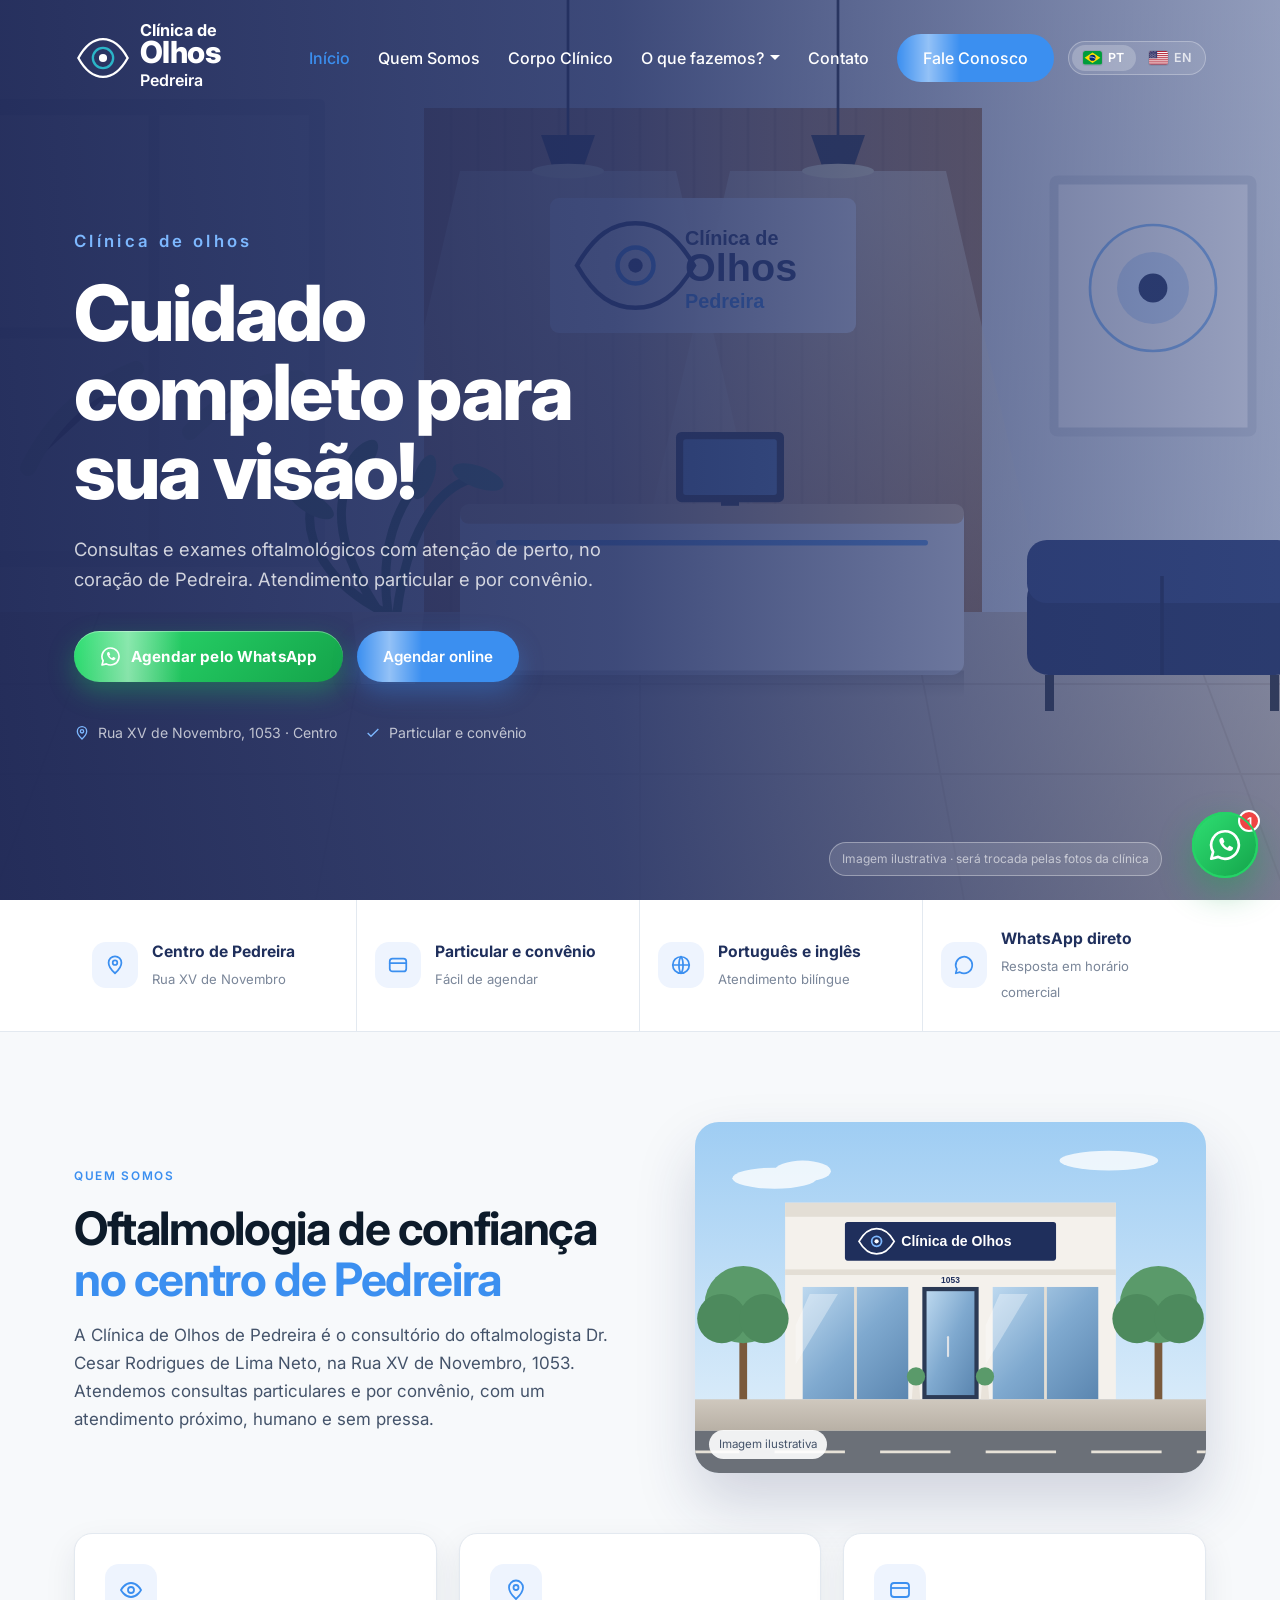
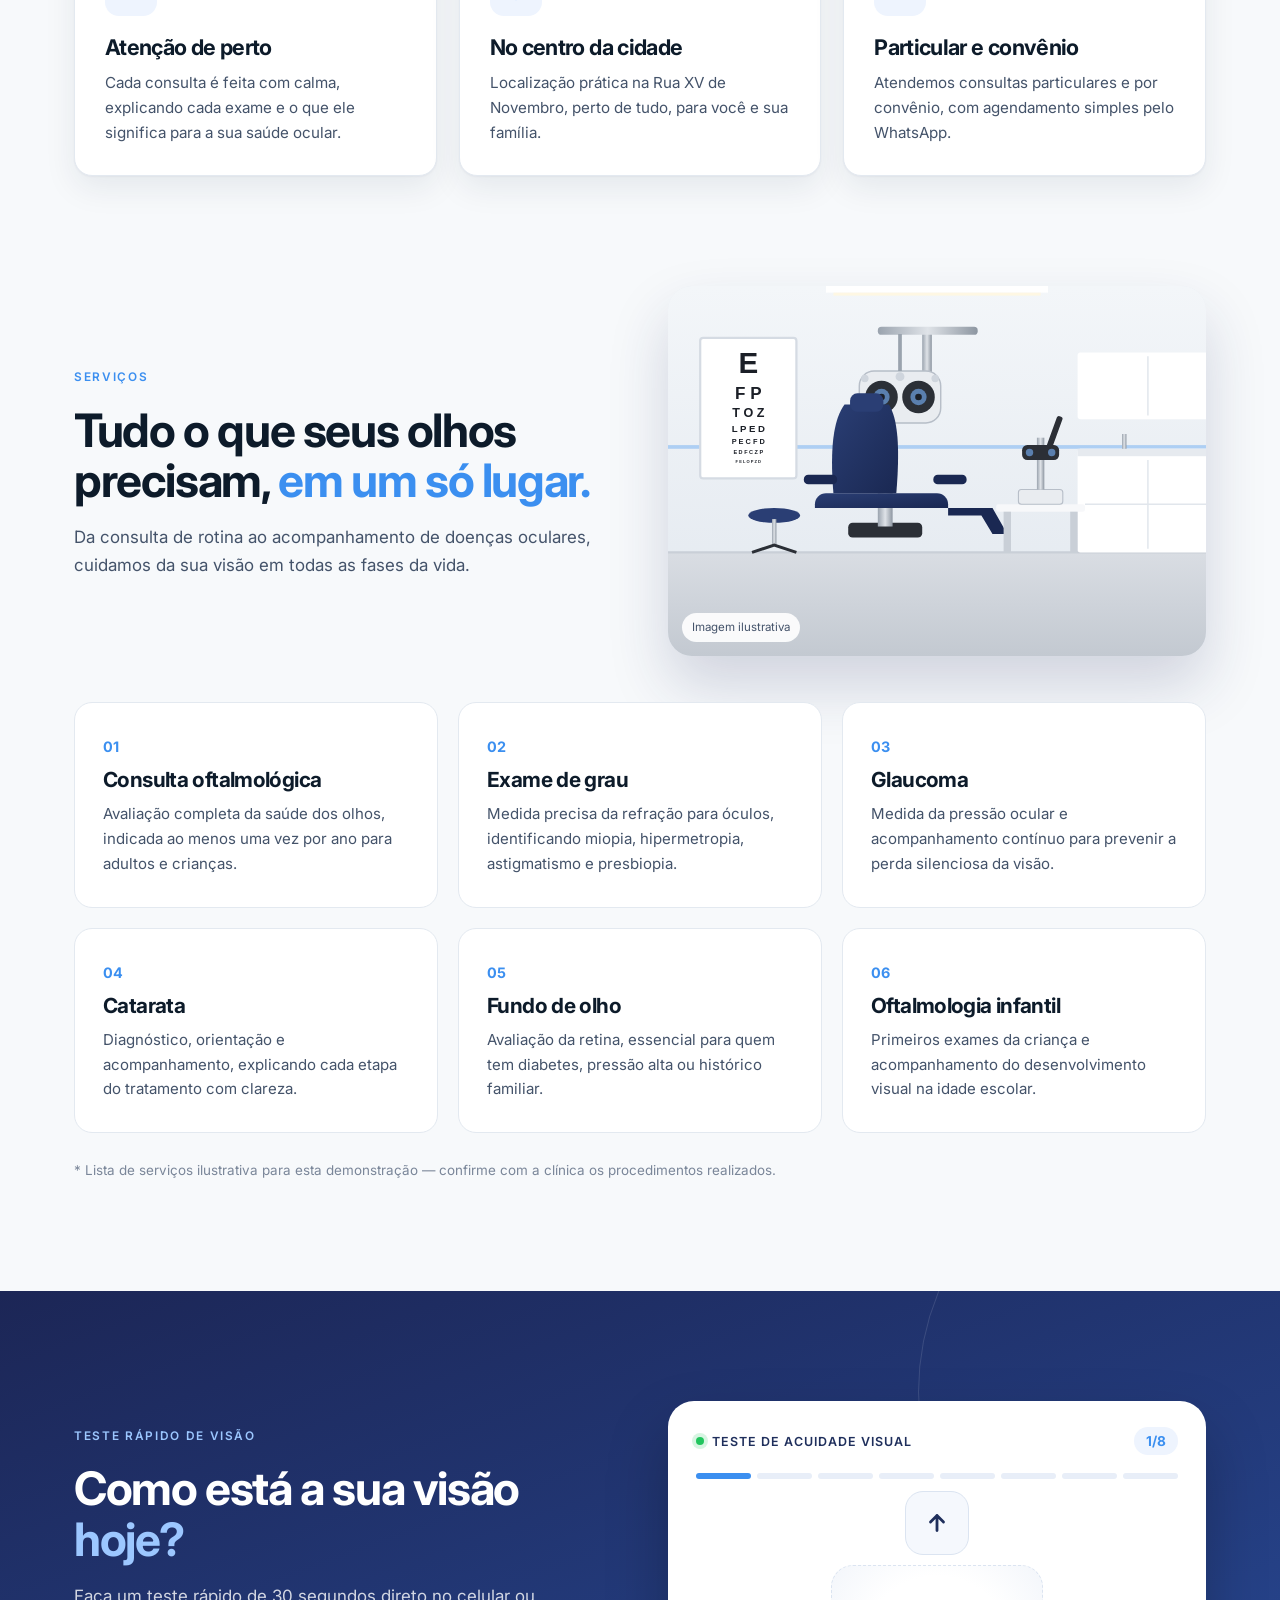
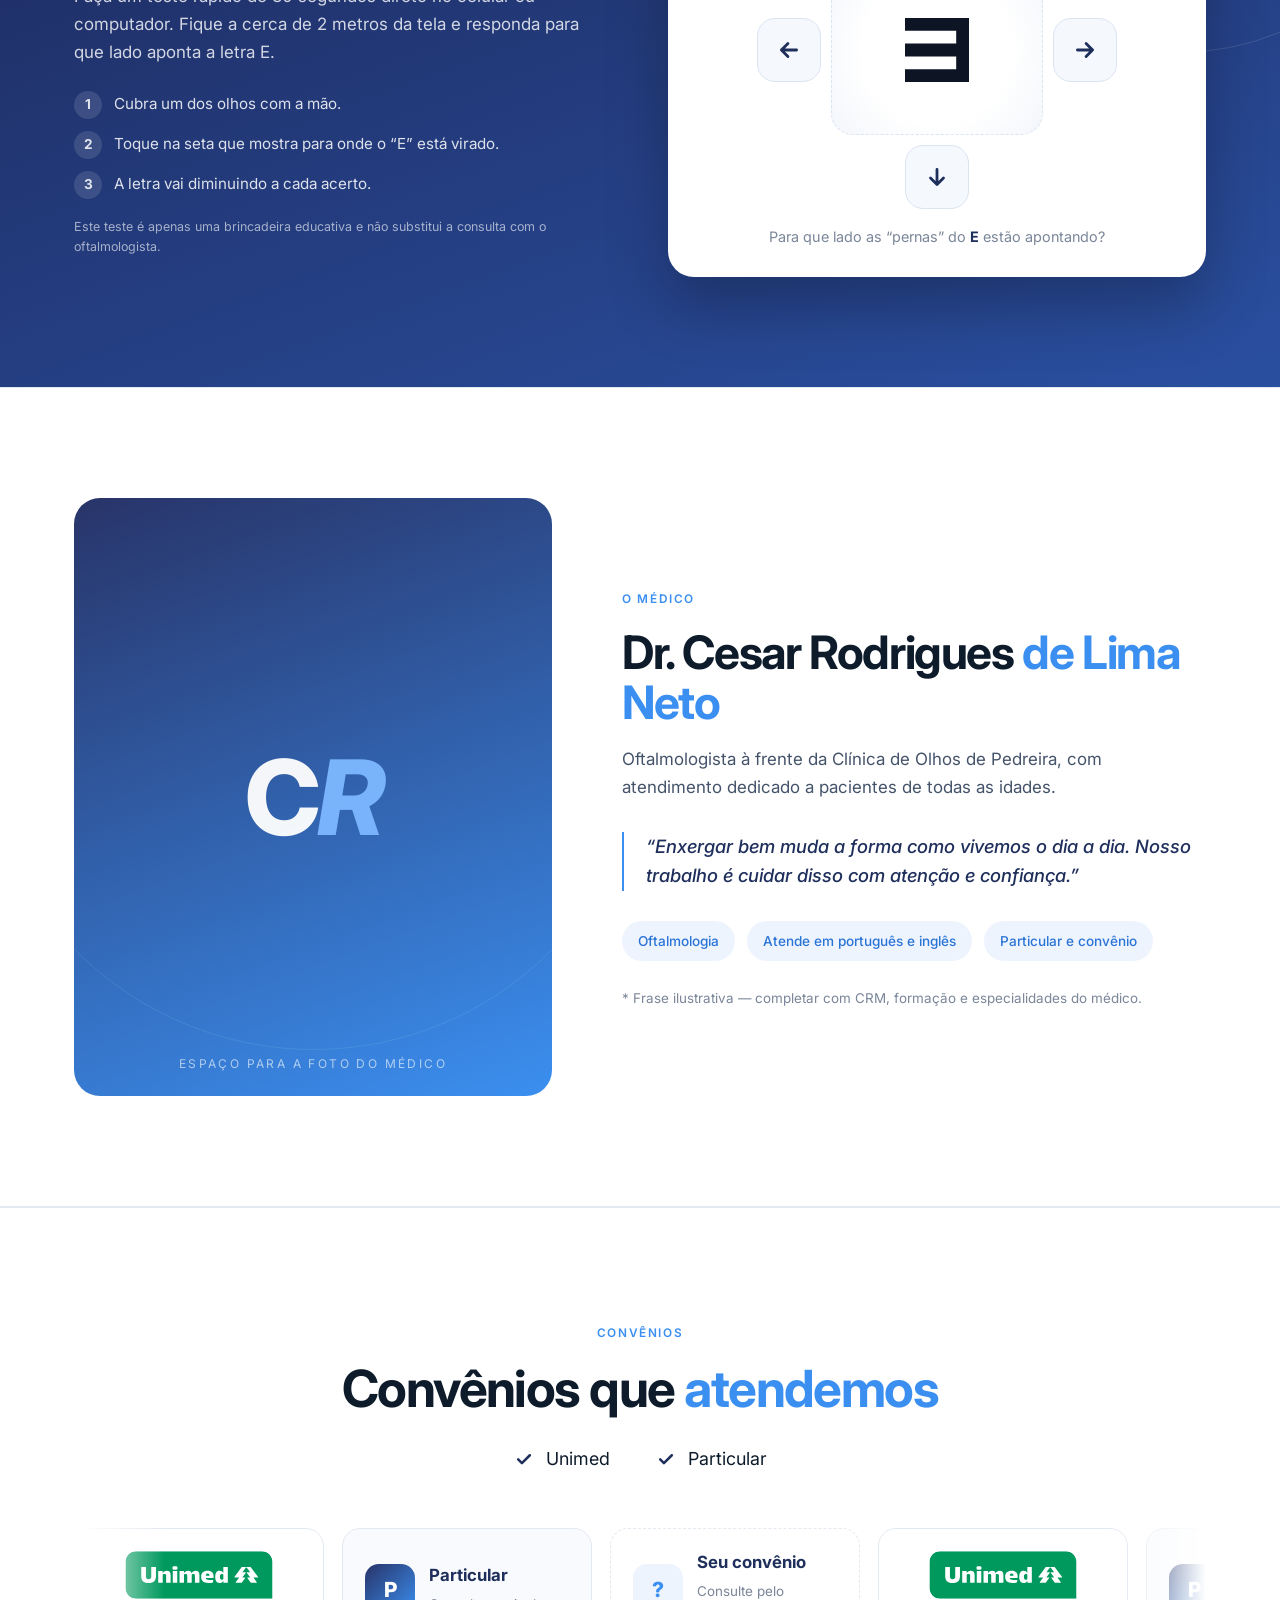
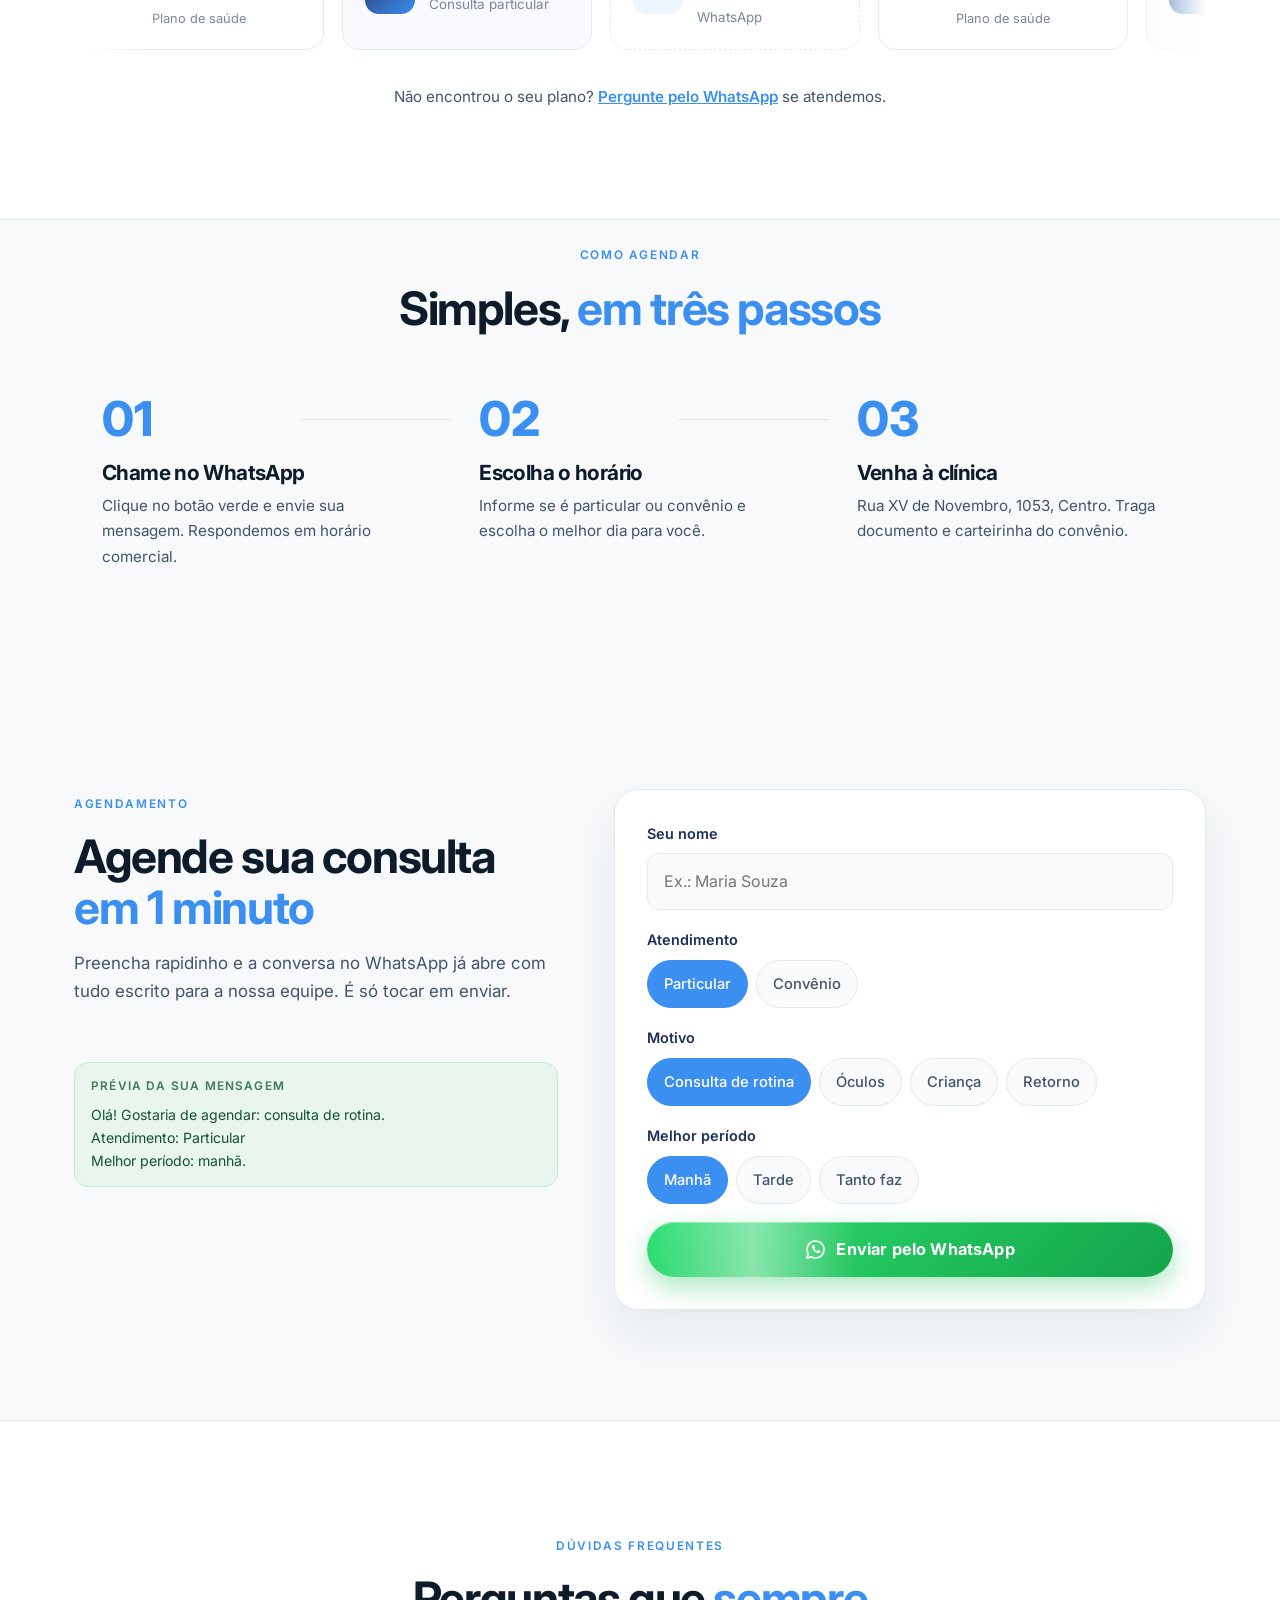
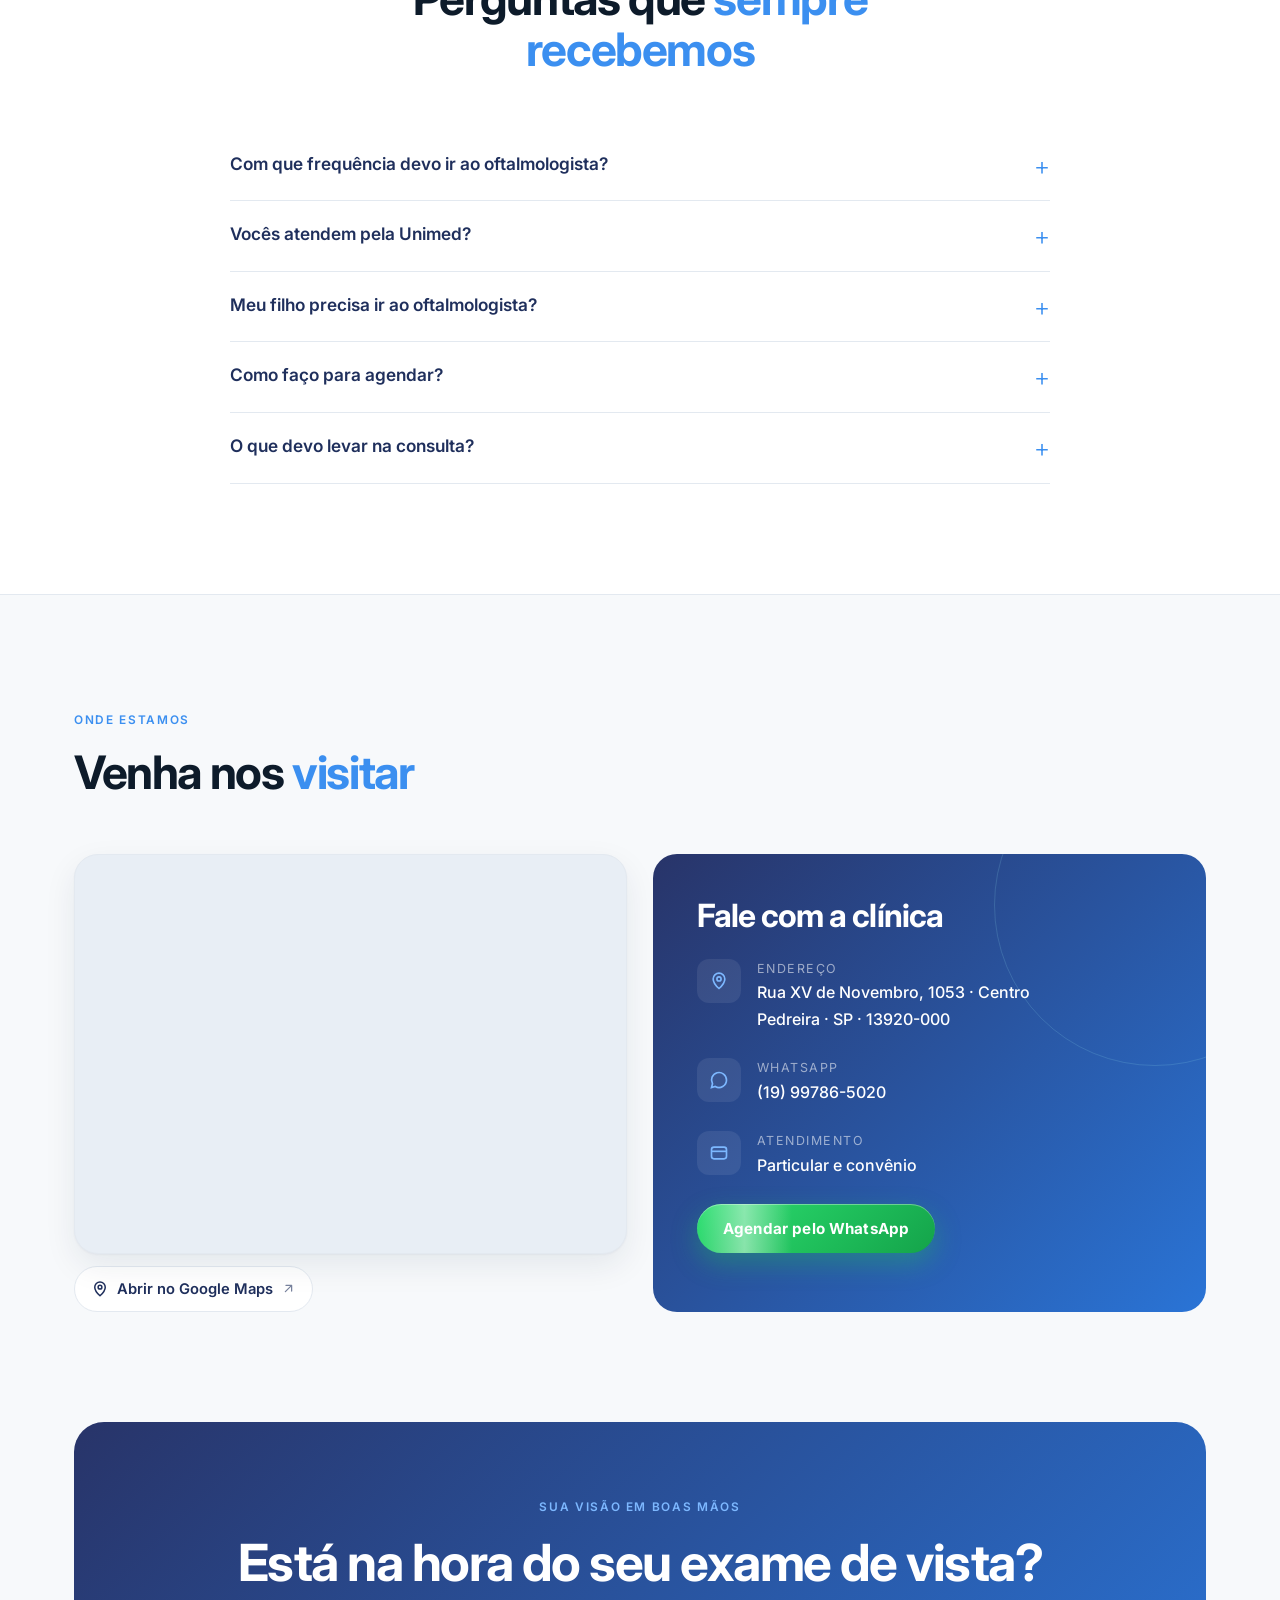
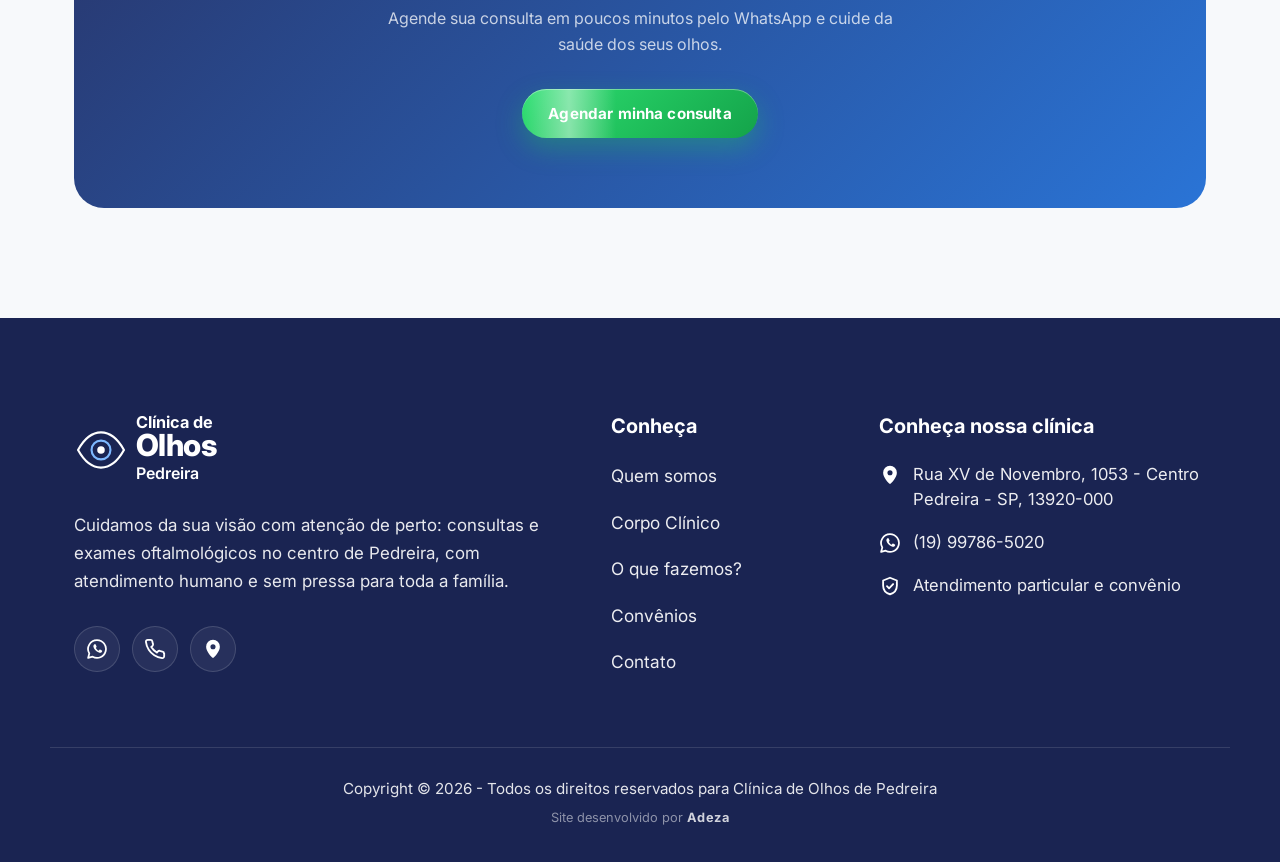
<file: clinica-olhos-pedreira/index.html>
<!DOCTYPE html>
<html lang="pt-BR">
<head>
<meta charset="utf-8">
<meta name="robots" content="noindex, nofollow">
<meta name="viewport" content="width=device-width, initial-scale=1">
<title>Clínica de Olhos de Pedreira</title>
<meta name="description" content="Clínica de Olhos de Pedreira — oftalmologia no centro de Pedreira/SP com o Dr. Cesar Rodrigues de Lima Neto. Atendimento particular e por convênio.">
<link rel="preconnect" href="https://fonts.googleapis.com">
<link rel="preconnect" href="https://fonts.gstatic.com" crossorigin>
<link href="https://fonts.googleapis.com/css2?family=Inter:wght@400;500;600;700;800&display=swap" rel="stylesheet">
<style>
:root{
  --ink:#0d1b2a; --ink-2:#44536a; --ink-3:#7a8699;
  --navy:#0b2545; --navy-2:#13315c; --aqua:#2bb5c8; --aqua-2:#8fdde6; --gold:#c8a96a;
  --bg:#f7f9fb; --card:#ffffff; --line:#e3e9f0; --soft:#eef5f8;
  --r:18px; --sh:0 1px 2px rgba(11,37,69,.04),0 12px 32px rgba(11,37,69,.08);
  --serif:"Fraunces",Georgia,serif; --sans:"Inter",system-ui,sans-serif;
}
*{box-sizing:border-box}html{scroll-behavior:smooth}
body{margin:0;background:var(--bg);color:var(--ink);font:400 16px/1.65 var(--sans);-webkit-font-smoothing:antialiased}
a{color:inherit}img,svg{display:block}
h1,h2,h3{font-family:var(--serif);font-weight:400;letter-spacing:-.02em;margin:0;line-height:1.1}
p{margin:0}
.wrap{max-width:1180px;margin:0 auto;padding:0 24px}
.eyebrow{display:inline-flex;align-items:center;gap:10px;font:600 .74rem var(--sans);letter-spacing:.18em;text-transform:uppercase;color:var(--aqua)}
.eyebrow::before{content:"";width:26px;height:1px;background:currentColor}
.btn{display:inline-flex;align-items:center;gap:10px;padding:15px 26px;border-radius:999px;font:600 .95rem var(--sans);text-decoration:none;transition:transform .2s,box-shadow .2s,background .2s;cursor:pointer;border:0}
.btn:hover{transform:translateY(-2px)}
.btn-pri{background:var(--navy);color:#fff;box-shadow:0 10px 24px rgba(11,37,69,.25)}
.btn-pri:hover{background:var(--navy-2)}
.btn-wa{background:#25d366;color:#05301a;box-shadow:0 10px 24px rgba(37,211,102,.3)}
.btn-ghost{border:1px solid rgba(255,255,255,.35);color:#fff}
.btn svg{width:18px;height:18px}

/* topo */
header{position:fixed;inset:0 0 auto 0;z-index:50;transition:background .3s,box-shadow .3s,padding .3s;padding:20px 0}
header.on{background:rgba(255,255,255,.88);backdrop-filter:blur(14px);box-shadow:0 1px 0 var(--line);padding:12px 0}
.nav{display:flex;align-items:center;justify-content:space-between;gap:20px}
.logo{display:flex;align-items:center;gap:12px;text-decoration:none;color:#fff;transition:color .3s}
header.on .logo{color:var(--navy)}
.logo svg{width:40px;height:40px}
.logo b{font:400 1.15rem var(--serif);display:block;line-height:1.1}
.logo small{font:500 .66rem var(--sans);letter-spacing:.2em;text-transform:uppercase;opacity:.7}
.menu{display:flex;gap:30px;align-items:center}
.menu a{text-decoration:none;font-size:.92rem;color:rgba(255,255,255,.85);transition:color .2s}
header.on .menu a{color:var(--ink-2)}
.menu a:hover{color:var(--aqua)!important}
.menu .btn{padding:11px 20px;font-size:.86rem;color:#fff!important}
header:not(.on) .menu .btn{background:rgba(255,255,255,.14);border:1px solid rgba(255,255,255,.3);box-shadow:none}

/* hero */
.hero{position:relative;min-height:100vh;display:flex;align-items:center;overflow:hidden;color:#fff;
  background:radial-gradient(900px 600px at 78% 45%,rgba(43,181,200,.28),transparent 60%),linear-gradient(160deg,#071a33 0%,#0b2545 55%,#0f3a66 100%)}
.hero::after{content:"";position:absolute;inset:auto 0 0 0;height:120px;background:linear-gradient(transparent,var(--bg))}
.hero .wrap{position:relative;z-index:2;display:grid;grid-template-columns:1.1fr .9fr;gap:40px;align-items:center;padding-top:120px;padding-bottom:120px}
.hero h1{font-size:clamp(2.6rem,5.6vw,4.6rem);margin:22px 0 24px}
.hero h1 em{font-style:italic;color:var(--aqua-2)}
.hero p.lead{font-size:1.15rem;color:rgba(255,255,255,.78);max-width:46ch}
.hero .acoes{display:flex;gap:14px;flex-wrap:wrap;margin-top:36px}
.hero .info{display:flex;gap:28px;flex-wrap:wrap;margin-top:44px;font-size:.88rem;color:rgba(255,255,255,.7)}
.hero .info span{display:flex;align-items:center;gap:8px}
.hero .info svg{width:16px;height:16px;color:var(--aqua-2)}
.olho{position:relative;aspect-ratio:1;max-width:460px;margin-left:auto;width:100%}
.olho .anel{position:absolute;inset:0;border-radius:50%;border:1px solid rgba(143,221,230,.25)}
.olho .anel:nth-child(2){inset:9%;border-color:rgba(143,221,230,.18)}
.olho .anel:nth-child(3){inset:18%;border-style:dashed;border-color:rgba(143,221,230,.22);animation:gira 60s linear infinite}
.olho svg.iris{position:absolute;inset:24%;width:52%;height:52%;filter:drop-shadow(0 20px 50px rgba(43,181,200,.45))}
.olho .tag{position:absolute;background:rgba(255,255,255,.1);backdrop-filter:blur(10px);border:1px solid rgba(255,255,255,.18);border-radius:14px;padding:12px 16px;font-size:.82rem;display:flex;gap:10px;align-items:center}
.olho .tag b{display:block;font-weight:600}.olho .tag small{color:rgba(255,255,255,.65)}
.olho .tag i{width:34px;height:34px;border-radius:10px;background:rgba(43,181,200,.25);display:grid;place-items:center;font-style:normal}
.olho .t1{top:8%;left:-6%}.olho .t2{bottom:10%;right:-4%}
@keyframes gira{to{transform:rotate(360deg)}}
@keyframes pulsa{0%,100%{transform:scale(1)}50%{transform:scale(1.035)}}
.pupila{transform-origin:100px 100px;animation:pulsa 5s ease-in-out infinite}

/* seções */
section{padding:110px 0}
.titulo{max-width:640px;margin-bottom:56px}
.titulo h2{font-size:clamp(2rem,3.6vw,3rem);margin:16px 0 18px}
.titulo h2 em{font-style:italic;color:var(--navy-2)}
.titulo p{color:var(--ink-2);font-size:1.06rem}
.centro{text-align:center;margin-left:auto;margin-right:auto}
.centro .eyebrow::after{content:"";width:26px;height:1px;background:currentColor}

/* pilares */
.pilares{display:grid;grid-template-columns:repeat(3,1fr);gap:22px;margin-top:-60px;position:relative;z-index:3}
.pilar{background:var(--card);border:1px solid var(--line);border-radius:var(--r);padding:30px;box-shadow:var(--sh)}
.pilar .ic{width:52px;height:52px;border-radius:14px;background:var(--soft);color:var(--navy-2);display:grid;place-items:center;margin-bottom:20px}
.pilar .ic svg{width:24px;height:24px}
.pilar h3{font-size:1.35rem;margin-bottom:10px}
.pilar p{color:var(--ink-2);font-size:.95rem}

/* serviços */
.servicos{display:grid;grid-template-columns:repeat(3,1fr);gap:20px}
.serv{position:relative;background:var(--card);border:1px solid var(--line);border-radius:var(--r);padding:30px 28px;transition:transform .25s,box-shadow .25s,border-color .25s;overflow:hidden}
.serv:hover{transform:translateY(-6px);box-shadow:var(--sh);border-color:transparent}
.serv::before{content:"";position:absolute;inset:0 0 auto 0;height:3px;background:linear-gradient(90deg,var(--aqua),var(--navy-2));transform:scaleX(0);transform-origin:left;transition:transform .35s}
.serv:hover::before{transform:scaleX(1)}
.serv .n{font:400 .9rem var(--serif);color:var(--aqua);font-style:italic}
.serv h3{font-size:1.3rem;margin:10px 0 10px}
.serv p{color:var(--ink-2);font-size:.94rem}
.nota{margin-top:26px;font-size:.84rem;color:var(--ink-3)}

/* médico */
.medico{background:var(--card);border-top:1px solid var(--line);border-bottom:1px solid var(--line)}
.medico .grid{display:grid;grid-template-columns:.9fr 1.1fr;gap:70px;align-items:center}
.foto{position:relative;aspect-ratio:4/5;border-radius:26px;overflow:hidden;background:linear-gradient(160deg,#0b2545,#13315c 60%,#1d6f86);display:grid;place-items:center;color:#fff}
.foto .mono{font:300 7rem var(--serif);opacity:.95;letter-spacing:-.04em}
.foto .mono em{color:var(--aqua-2)}
.foto small{position:absolute;bottom:22px;left:0;right:0;text-align:center;font-size:.75rem;letter-spacing:.2em;text-transform:uppercase;opacity:.6}
.foto::after{content:"";position:absolute;width:140%;aspect-ratio:1;border:1px solid rgba(143,221,230,.15);border-radius:50%;top:-20%;left:-20%}
.medico blockquote{margin:30px 0;padding-left:22px;border-left:2px solid var(--gold);font:italic 300 1.3rem/1.5 var(--serif);color:var(--navy)}
.selos{display:flex;gap:12px;flex-wrap:wrap;margin-top:28px}
.selo{padding:9px 16px;border-radius:999px;background:var(--soft);font-size:.85rem;font-weight:500;color:var(--navy-2)}

/* convênios */
.conv{display:grid;grid-template-columns:1fr 1fr;gap:22px;max-width:860px;margin:0 auto}
.conv div{background:var(--card);border:1px solid var(--line);border-radius:var(--r);padding:34px;text-align:center}
.conv b{display:block;font:400 1.8rem var(--serif);color:var(--navy);margin:10px 0 6px}
.conv span{color:var(--ink-2);font-size:.92rem}
.conv i{font-style:normal;font-size:1.6rem}

/* passos */
.passos{display:grid;grid-template-columns:repeat(3,1fr);gap:0;counter-reset:p;position:relative}
.passo{padding:0 28px;position:relative}
.passo::before{counter-increment:p;content:"0" counter(p);display:block;font:300 3.2rem var(--serif);color:var(--aqua);margin-bottom:14px}
.passo:not(:last-child)::after{content:"";position:absolute;top:30px;right:0;width:40%;height:1px;background:var(--line)}
.passo h3{font-size:1.3rem;margin-bottom:8px}
.passo p{color:var(--ink-2);font-size:.95rem}

/* faq */
.faq{max-width:820px;margin:0 auto}
details{border-bottom:1px solid var(--line);padding:22px 0}
summary{cursor:pointer;list-style:none;display:flex;justify-content:space-between;gap:20px;font:400 1.22rem var(--serif);color:var(--navy)}
summary::-webkit-details-marker{display:none}
summary::after{content:"+";font:300 1.6rem var(--sans);color:var(--aqua);transition:transform .25s;line-height:1}
details[open] summary::after{transform:rotate(45deg)}
details p{color:var(--ink-2);margin-top:12px;max-width:68ch}

/* local + cta */
.local{display:grid;grid-template-columns:1fr 1fr;gap:26px}
.mapa{border-radius:24px;overflow:hidden;position:relative;min-height:380px;background:
  linear-gradient(0deg,rgba(11,37,69,.04),rgba(11,37,69,.04)),
  repeating-linear-gradient(0deg,transparent 0 46px,#e2e9f0 46px 48px),
  repeating-linear-gradient(90deg,transparent 0 58px,#e2e9f0 58px 60px),#f0f4f8;border:1px solid var(--line)}
.mapa .rua{position:absolute;background:#fff;box-shadow:0 0 0 1px #dde5ee}
.mapa .pin{position:absolute;left:50%;top:46%;transform:translate(-50%,-100%);display:flex;flex-direction:column;align-items:center}
.mapa .pin span{background:var(--navy);color:#fff;padding:10px 16px;border-radius:12px;font-size:.84rem;font-weight:600;white-space:nowrap;box-shadow:var(--sh)}
.mapa .pin i{width:16px;height:16px;background:var(--navy);transform:rotate(45deg);margin-top:-9px}
.mapa .pin b{width:14px;height:14px;border-radius:50%;background:var(--aqua);box-shadow:0 0 0 8px rgba(43,181,200,.25);margin-top:8px}
.mapa a{position:absolute;bottom:18px;left:18px}
.contato{background:var(--navy);color:#fff;border-radius:24px;padding:44px;display:flex;flex-direction:column;gap:26px;position:relative;overflow:hidden}
.contato::after{content:"";position:absolute;width:320px;aspect-ratio:1;border-radius:50%;border:1px solid rgba(143,221,230,.18);right:-110px;top:-110px}
.contato h3{font-size:2rem}
.linha{display:flex;gap:16px;align-items:flex-start}
.linha i{width:44px;height:44px;border-radius:12px;background:rgba(255,255,255,.08);display:grid;place-items:center;flex:none;font-style:normal}
.linha i svg{width:20px;height:20px;color:var(--aqua-2)}
.linha small{display:block;color:rgba(255,255,255,.55);font-size:.78rem;letter-spacing:.12em;text-transform:uppercase}
.linha b{font-weight:500}

.cta{margin:110px auto 0;max-width:1180px;border-radius:30px;padding:70px 40px;text-align:center;color:#fff;
  background:radial-gradient(600px 300px at 50% 0,rgba(43,181,200,.35),transparent 70%),linear-gradient(135deg,#0b2545,#13315c)}
.cta h2{font-size:clamp(2rem,4vw,3.2rem);margin:16px 0 14px}
.cta p{color:rgba(255,255,255,.75);max-width:52ch;margin:0 auto 32px}

.flutua{position:fixed;right:22px;bottom:22px;z-index:60;width:60px;height:60px;border-radius:50%;background:#25d366;display:grid;place-items:center;box-shadow:0 12px 30px rgba(37,211,102,.45);transition:transform .2s}
.flutua:hover{transform:scale(1.08)}
.flutua svg{width:30px;height:30px;color:#fff}

.rev{opacity:0;transform:translateY(26px);transition:opacity .8s ease,transform .8s ease}
.rev.vis{opacity:1;transform:none}

@media(max-width:960px){
  .hero .wrap,.medico .grid,.local{grid-template-columns:1fr}
  .olho{max-width:340px;margin:0 auto}
  .pilares,.servicos{grid-template-columns:1fr 1fr}
  .passos{grid-template-columns:1fr;gap:34px}.passo::after{display:none}
  .menu a:not(.btn){display:none}
}
@media(max-width:620px){
  .pilares,.servicos,.conv{grid-template-columns:1fr}
  section{padding:80px 0}
  .olho .tag{display:none}
}
@media(prefers-reduced-motion:reduce){*{animation:none!important;transition:none!important}.rev{opacity:1;transform:none}}

/* ===== estilo do modelo de referência ===== */
:root{--serif:"Inter",system-ui,sans-serif;--blue:#3b8ff0;--blue-2:#2a74d6;--aqua:#3b8ff0;--aqua-2:#7db8ff;--navy:#1f2f5c;--navy-2:#2a74d6}
h1,h2,h3{font-family:var(--sans);font-weight:700;letter-spacing:-.03em}
h1 em,h2 em,.titulo h2 em{font-style:normal;color:var(--blue)}
.hero h1 em{color:#fff}
.eyebrow{letter-spacing:.14em;color:var(--blue)}
.eyebrow::before{display:none}
.centro .eyebrow::after{display:none}
.btn{border-radius:999px}
.btn-pri,.menu .btn{background:var(--blue)!important;color:#fff!important;border:0!important;box-shadow:0 10px 24px rgba(59,143,240,.35)}
.btn-pri:hover{background:var(--blue-2)!important}
.menu .btn{padding:16px 34px!important;font-size:1rem!important}
header{padding:22px 0}
.menu{gap:40px}
.menu a{color:#fff!important;font-weight:500;font-size:1rem}
header.on .menu a:not(.btn){color:var(--navy)!important}
.menu a.ativo{color:var(--blue)!important}
.dd{position:relative}.dd>span{cursor:pointer;color:#fff;font-weight:500;display:flex;align-items:center;gap:6px}
header.on .dd>span{color:var(--navy)}
.dd>span::after{content:"";border:5px solid transparent;border-top-color:currentColor;margin-top:5px}
.dd ul{position:absolute;top:130%;left:-16px;list-style:none;margin:0;padding:10px;background:#fff;border-radius:14px;box-shadow:0 20px 40px rgba(16,30,60,.18);min-width:220px;opacity:0;visibility:hidden;transform:translateY(6px);transition:.2s}
.dd:hover ul{opacity:1;visibility:visible;transform:none}
.dd ul a{display:block;padding:10px 14px;border-radius:9px;color:var(--navy)!important;font-size:.92rem}
.dd ul a:hover{background:#eef4fe}
.logo{gap:8px}.logo svg{width:58px;height:58px}
.logo b{font:700 1.02rem/1 var(--sans)}
.logo .grande{font:800 1.9rem/0.95 var(--sans);letter-spacing:-.02em;display:block}
.logo small{font:600 1rem/1 var(--sans);letter-spacing:0;text-transform:none;opacity:1}
.hero{background:
  linear-gradient(90deg,rgba(40,52,105,.92) 0%,rgba(52,66,120,.78) 45%,rgba(70,84,135,.55) 100%),
  radial-gradient(700px 500px at 75% 55%,#9aa6c2 0%,transparent 70%),
  linear-gradient(180deg,#bcc5d6 0%,#8f9bb5 55%,#6c7896 100%)}
.hero::after{display:none}
.hero .wrap{grid-template-columns:1fr;padding-top:140px;padding-bottom:140px}
.hero h1{font-size:clamp(2.8rem,6.4vw,5.4rem);line-height:1.02;font-weight:800;max-width:14ch}
.hero .eyebrow{color:var(--aqua-2);font-weight:600;letter-spacing:.2em;text-transform:none;font-size:1.05rem}
.olho{position:absolute;right:4%;top:50%;transform:translateY(-50%);max-width:420px;opacity:.9}
.olho .anel{border-color:rgba(255,255,255,.22)}
.foto-aviso{position:absolute;right:24px;bottom:24px;z-index:3;font-size:.75rem;color:rgba(255,255,255,.6);border:1px dashed rgba(255,255,255,.35);padding:6px 12px;border-radius:999px}
.pilares{margin-top:60px}
.pilar .ic{background:#eef4fe;color:var(--blue)}
.serv::before{background:var(--blue)}
.serv .n{font:700 .9rem var(--sans);font-style:normal;color:var(--blue)}
.foto{background:linear-gradient(160deg,#283469,#3b8ff0)}
.foto .mono{font:800 6.5rem var(--sans)}
.medico blockquote{font:500 1.15rem/1.6 var(--sans);font-style:italic;border-left-color:var(--blue)}
.selo{background:#eef4fe;color:var(--blue-2)}
.conv b{font:700 1.6rem var(--sans)}
.passo::before{font:800 3rem var(--sans);color:var(--blue)}
summary{font:600 1.08rem var(--sans)}
summary::after{color:var(--blue)}
.contato,.cta{background:linear-gradient(135deg,#283469,#2a74d6)}
.mapa .pin span,.mapa .pin i{background:var(--blue)}
.mapa .pin b{background:#283469;box-shadow:0 0 0 8px rgba(59,143,240,.25)}
.ajuda{position:fixed;right:96px;bottom:36px;z-index:60;background:#fff;color:#111;font-weight:600;font-size:.92rem;padding:9px 14px;border-radius:8px;box-shadow:0 6px 20px rgba(0,0,0,.15)}
.flutua{width:74px;height:74px;bottom:20px}.flutua svg{width:40px;height:40px}
.hero .wrap>div:first-child{max-width:600px}
.hero .olho{position:absolute!important;left:auto!important;right:7%!important;top:52%!important;transform:translateY(-40%)!important;width:400px!important;max-width:400px;margin:0!important}
.hero .olho .tag{display:none}
.foto-aviso{right:auto;left:24px}
@media(max-width:960px){.olho{display:none}.dd{display:none}.ajuda{display:none}}

/* ===== animações refinadas ===== */
@keyframes sobe{from{opacity:0;transform:translateY(34px)}to{opacity:1;transform:none}}
@keyframes surge{from{opacity:0;transform:translateY(-40%) scale(.85)}to{opacity:.95;transform:translateY(-40%) scale(1)}}
@keyframes flutuaO{0%,100%{translate:0 0}50%{translate:0 -14px}}
@keyframes brilho{0%{transform:translateX(-120%) rotate(25deg)}60%,100%{transform:translateX(220%) rotate(25deg)}}
@keyframes onda{0%{transform:scale(.6);opacity:.6}100%{transform:scale(1.25);opacity:0}}
@keyframes olhar{0%,40%,100%{transform:translate(0,0)}50%,70%{transform:translate(9px,-4px)}80%,90%{transform:translate(-7px,3px)}}
@keyframes piscar{0%,92%,100%{transform:scaleY(1)}95%{transform:scaleY(.08)}}
.hero .eyebrow,.hero h1,.hero .lead,.hero .acoes,.hero .info{opacity:0;animation:sobe .9s cubic-bezier(.2,.7,.2,1) forwards}
.hero .eyebrow{animation-delay:.15s}.hero h1{animation-delay:.3s}.hero .lead{animation-delay:.5s}.hero .acoes{animation-delay:.65s}.hero .info{animation-delay:.8s}
.hero .wrap>div:first-child.rev{opacity:1;transform:none}
header{animation:sobe .8s ease both}
.hero .olho{animation:surge 1.2s .4s cubic-bezier(.2,.7,.2,1) both}
.hero .olho svg.iris{animation:flutuaO 6s ease-in-out infinite;transform-origin:center}
.hero .olho svg.iris .gira{transform-origin:100px 100px;animation:olhar 9s ease-in-out infinite}
.hero .olho svg.iris{overflow:visible}
.hero .olho .anel:nth-child(1),.hero .olho .anel:nth-child(2){animation:onda 4s ease-out infinite}
.hero .olho .anel:nth-child(2){animation-delay:2s}
.btn{position:relative;overflow:hidden}
.btn-wa::after,.btn-pri::after{content:"";position:absolute;top:-50%;left:0;width:40%;height:200%;background:linear-gradient(90deg,transparent,rgba(255,255,255,.45),transparent);animation:brilho 4.5s ease-in-out infinite}
.rev{transform:translateY(40px) scale(.98);filter:blur(4px);transition:opacity .9s cubic-bezier(.2,.7,.2,1),transform .9s cubic-bezier(.2,.7,.2,1),filter .9s}
.rev.vis{filter:none}
.pilar,.serv,.conv div{transition:transform .35s cubic-bezier(.2,.7,.2,1),box-shadow .35s,border-color .35s}
.pilar:hover{transform:translateY(-8px);box-shadow:0 24px 50px rgba(31,47,92,.14)}
.pilar .ic{transition:transform .4s,background .4s,color .4s}
.pilar:hover .ic,.serv:hover .n{transform:scale(1.12) rotate(-6deg)}
.pilar:hover .ic{background:var(--blue);color:#fff}
.serv .n{display:inline-block;transition:transform .35s}
.conv div:hover{transform:translateY(-6px);box-shadow:0 20px 40px rgba(31,47,92,.12)}
.flutua{animation:pulsaWa 2.6s ease-in-out infinite}
@keyframes pulsaWa{0%,100%{box-shadow:0 12px 30px rgba(37,211,102,.45),0 0 0 0 rgba(37,211,102,.45)}50%{box-shadow:0 12px 30px rgba(37,211,102,.45),0 0 0 14px rgba(37,211,102,0)}}
.ajuda{animation:sobe .6s 1.6s both}
.barra-prog{position:fixed;top:0;left:0;height:3px;background:linear-gradient(90deg,#3b8ff0,#7db8ff);z-index:70;width:0}
@media(prefers-reduced-motion:reduce){.hero *{opacity:1!important}}

/* ===================== MOBILE FIRST ===================== */
.burger{display:none}
.menu-mob{display:none}
.barra-mob{display:none}
@media(max-width:960px){
  body{font-size:15.5px}
  .wrap{padding:0 20px}
  header,header.on{padding:12px 0}
  header.on{background:rgba(255,255,255,.94)}
  .logo svg{width:44px;height:44px}
  .logo b{font-size:.82rem}.logo .grande{font-size:1.45rem}.logo small{font-size:.8rem}
  .menu{display:none}
  .burger{display:grid;place-items:center;width:46px;height:46px;border-radius:14px;border:1px solid rgba(255,255,255,.3);background:rgba(255,255,255,.12);cursor:pointer;padding:0}
  header.on .burger{border-color:var(--line);background:#fff}
  .burger span{display:block;width:20px;height:2px;background:#fff;border-radius:2px;position:relative;transition:.3s}
  header.on .burger span{background:var(--navy)}
  .burger span::before,.burger span::after{content:"";position:absolute;left:0;width:20px;height:2px;background:inherit;border-radius:2px;transition:.3s}
  .burger span::before{top:-6px}.burger span::after{top:6px}
  body.aberto .burger span{background:transparent!important}
  body.aberto .burger span::before{top:0;transform:rotate(45deg);background:var(--navy)}
  body.aberto .burger span::after{top:0;transform:rotate(-45deg);background:var(--navy)}
  .menu-mob{display:flex;flex-direction:column;position:fixed;inset:0;z-index:45;background:#fff;padding:100px 24px 120px;gap:4px;opacity:0;visibility:hidden;transform:translateY(-12px);transition:.35s cubic-bezier(.2,.7,.2,1)}
  body.aberto .menu-mob{opacity:1;visibility:visible;transform:none}
  body.aberto header{background:#fff}
  body.aberto .logo{color:var(--navy)}
  .menu-mob a{display:flex;justify-content:space-between;align-items:center;padding:18px 4px;border-bottom:1px solid var(--line);text-decoration:none;font:600 1.25rem var(--sans);color:var(--navy)}
  .menu-mob a::after{content:"→";color:var(--blue);font-weight:400}
  .menu-mob .btn{margin-top:24px;justify-content:center;border:0;color:#05301a}
  .menu-mob .btn::after{display:none}
  .menu-mob small{margin-top:auto;color:var(--ink-3);font-size:.85rem;line-height:1.6}

  .hero{min-height:auto}
  .hero .wrap{padding-top:118px;padding-bottom:70px}
  .hero .wrap>div:first-child{max-width:none}
  .hero .eyebrow{font-size:.9rem}
  .hero h1{font-size:2.45rem;line-height:1.05;margin:14px 0 18px}
  .hero p.lead{font-size:1.02rem}
  .hero .acoes{flex-direction:column;gap:12px;margin-top:28px}
  .hero .acoes .btn{justify-content:center;width:100%;padding:17px 22px;font-size:1rem}
  .hero .info{flex-direction:column;gap:10px;margin-top:28px}
  .hero .info span{background:rgba(255,255,255,.08);border:1px solid rgba(255,255,255,.14);padding:10px 14px;border-radius:12px;color:#fff}
  .hero .olho{display:block!important;width:230px!important;max-width:230px!important;right:-95px!important;top:64px!important;transform:none!important;opacity:.22;animation:none!important;pointer-events:none}
  .foto-aviso{display:none}

  section{padding:64px 0}
  .titulo{margin-bottom:30px}
  .titulo h2{font-size:1.85rem;margin:10px 0 12px}
  .titulo p{font-size:1rem}
  #quem-somos .titulo{margin-top:56px!important}

  .pilares{grid-template-columns:1fr;gap:12px;margin-top:0}
  .pilar{display:grid;grid-template-columns:48px 1fr;column-gap:16px;padding:20px;box-shadow:none}
  .pilar .ic{margin:0;grid-row:span 2;width:48px;height:48px}
  .pilar h3{font-size:1.1rem;margin-bottom:4px}
  .pilar p{font-size:.92rem}

  .servicos{display:flex;overflow-x:auto;scroll-snap-type:x mandatory;gap:14px;margin:0 -20px;padding:4px 20px 18px;scrollbar-width:none}
  .servicos::-webkit-scrollbar{display:none}
  .serv{flex:0 0 82%;scroll-snap-align:start;padding:26px 22px}
  .serv:hover{transform:none}
  .deslize{display:flex!important;align-items:center;gap:8px;font-size:.84rem;color:var(--ink-3);margin-top:4px}
  .deslize i{display:inline-block;animation:dica 1.6s ease-in-out infinite;font-style:normal;color:var(--blue)}
  @keyframes dica{0%,100%{transform:translateX(0)}50%{transform:translateX(8px)}}

  .medico .grid{gap:30px}
  .foto{aspect-ratio:1/1;max-width:300px;width:100%;margin:0 auto;border-radius:22px}
  .foto .mono{font-size:5rem}
  .medico blockquote{font-size:1.02rem;margin:20px 0}
  .selos{gap:8px}.selo{font-size:.8rem;padding:8px 12px}

  .conv{grid-template-columns:1fr 1fr;gap:12px}
  .conv div{padding:22px 12px}
  .conv b{font-size:1.25rem}.conv span{font-size:.8rem;display:block;line-height:1.4}

  .passos{grid-template-columns:1fr;gap:0;border-left:2px solid var(--line);margin-left:22px}
  .passo{padding:0 0 28px 28px}
  .passo::before{position:absolute;left:-23px;top:0;width:44px;height:44px;border-radius:50%;background:var(--blue);color:#fff;font:700 .95rem var(--sans);display:grid;place-items:center;margin:0}
  .passo h3{font-size:1.1rem;padding-top:10px}
  .passo::after{display:none}

  summary{font-size:1rem;padding:4px 0}
  details{padding:16px 0}

  .local{gap:16px}
  .mapa{min-height:260px;border-radius:20px}
  .contato{padding:28px 22px;border-radius:20px}
  .contato h3{font-size:1.5rem}
  .contato .btn{width:100%;justify-content:center}
  .cta{margin-top:56px;border-radius:22px;padding:44px 22px}
  .cta h2{font-size:1.7rem}
  .cta .btn{width:100%;justify-content:center}


  .flutua,.ajuda{display:none!important}
  .barra-mob{display:grid;grid-template-columns:1fr 1.6fr;gap:10px;position:fixed;left:0;right:0;bottom:0;z-index:55;padding:10px 14px calc(10px + env(safe-area-inset-bottom));background:rgba(255,255,255,.96);backdrop-filter:blur(12px);box-shadow:0 -6px 24px rgba(16,30,60,.1);transform:translateY(110%);transition:transform .4s cubic-bezier(.2,.7,.2,1)}
  .barra-mob.on{transform:none}
  .barra-mob a{display:flex;align-items:center;justify-content:center;gap:8px;min-height:50px;border-radius:14px;text-decoration:none;font:600 .95rem var(--sans)}
  .barra-mob .lig{border:1px solid var(--line);color:var(--navy)}
  .barra-mob .wa{background:#25d366;color:#05301a}
  .barra-mob svg{width:18px;height:18px}
  body.aberto .barra-mob{transform:translateY(110%)}
}
.deslize{display:none}

/* ===== imagens ilustrativas ===== */
.hero{background:linear-gradient(90deg,rgba(28,38,86,.95) 0%,rgba(36,50,104,.88) 48%,rgba(55,72,130,.5) 100%),url("[data-uri]") center/cover no-repeat!important}
.foto-aviso{display:block!important;left:auto!important;right:24px!important;bottom:24px;background:rgba(255,255,255,.12);border-style:solid}
.qs-grid{display:grid;grid-template-columns:1.05fr .95fr;gap:56px;align-items:center;margin-top:90px}
.qs-grid .titulo{margin:0!important}
.img-card{position:relative;border-radius:24px;overflow:hidden;box-shadow:0 30px 60px rgba(31,47,92,.18);aspect-ratio:16/11;background:#e9eef4}
.img-card img{width:100%;height:100%;object-fit:cover;display:block;transition:transform 1.2s cubic-bezier(.2,.7,.2,1)}
.img-card:hover img{transform:scale(1.04)}
.img-card span{position:absolute;left:14px;bottom:14px;background:rgba(255,255,255,.9);color:var(--ink-2);font-size:.72rem;padding:5px 10px;border-radius:999px}
.serv-top{display:grid;grid-template-columns:1fr 1fr;gap:56px;align-items:center;margin-bottom:46px}
.serv-top .titulo{margin:0}
@media(max-width:960px){
  .hero{background:linear-gradient(180deg,rgba(31,42,92,.9) 0%,rgba(40,55,110,.86) 60%,rgba(31,42,92,.95) 100%),url("[data-uri]") 62% center/cover no-repeat!important}
  .foto-aviso{display:none!important}
  .qs-grid,.serv-top{grid-template-columns:1fr;gap:26px;margin-top:56px}
  .serv-top{margin-top:0;margin-bottom:26px}
  .img-card{border-radius:18px}
}

/* ===== faixa de confiança ===== */
.confianca{background:#fff;border-bottom:1px solid var(--line)}
.confianca .wrap{display:grid;grid-template-columns:repeat(4,1fr);gap:0}
.confianca div.it{display:flex;gap:14px;align-items:center;padding:26px 18px;border-right:1px solid var(--line)}
.confianca div.it:last-child{border-right:0}
.confianca i{flex:none;width:46px;height:46px;border-radius:14px;background:#eef4fe;color:var(--blue);display:grid;place-items:center;font-style:normal}
.confianca i svg{width:22px;height:22px}
.confianca b{display:block;color:var(--navy);font-size:.98rem}
.confianca small{color:var(--ink-3);font-size:.82rem}
/* ===== teste de visão ===== */
.teste{background:linear-gradient(160deg,#1c2656,#2a4fa0);color:#fff;position:relative;overflow:hidden}
.teste::before{content:"";position:absolute;width:520px;aspect-ratio:1;border-radius:50%;border:1px solid rgba(255,255,255,.12);right:-160px;top:-160px}
.teste .titulo h2,.teste .titulo p{color:#fff}.teste .titulo p{opacity:.8}.teste .titulo h2 em{color:#9cc7ff}
.teste .eyebrow{color:#9cc7ff}
.teste-grid{display:grid;grid-template-columns:1fr 1fr;gap:56px;align-items:center}
.cartela{background:#fff;color:#111;border-radius:22px;padding:34px 24px;text-align:center;box-shadow:0 30px 60px rgba(0,0,0,.25);min-height:330px;display:flex;flex-direction:column;justify-content:center;align-items:center;gap:18px}
.cartela .letra{font:800 6rem/1 Arial,Helvetica,sans-serif;letter-spacing:.06em;transition:font-size .4s cubic-bezier(.2,.7,.2,1),opacity .25s}
.cartela .nivel{font-size:.8rem;color:#7a869c;letter-spacing:.12em;text-transform:uppercase}
.opcoes{display:flex;gap:10px;flex-wrap:wrap;justify-content:center}
.opcoes button{min-width:62px;min-height:52px;border-radius:14px;border:1px solid #dbe3ef;background:#f6f9fe;font:700 1.2rem var(--sans);color:var(--navy);cursor:pointer;transition:.2s}
.opcoes button:hover{border-color:var(--blue);background:#eef4fe}
.opcoes button.ok{background:#22c55e;color:#fff;border-color:#22c55e}
.opcoes button.erro{background:#ef4444;color:#fff;border-color:#ef4444}
.teste-res{background:rgba(255,255,255,.08);border:1px solid rgba(255,255,255,.16);border-radius:18px;padding:22px;margin-top:22px}
.teste-res b{font-size:1.15rem}
.teste-passos{list-style:none;padding:0;margin:24px 0 0;display:grid;gap:12px}
.teste-passos li{display:flex;gap:12px;align-items:flex-start;color:rgba(255,255,255,.85);font-size:.95rem}
.teste-passos li span{flex:none;width:28px;height:28px;border-radius:50%;background:rgba(255,255,255,.12);display:grid;place-items:center;font-weight:700;font-size:.85rem}
.aviso-med{font-size:.78rem;color:rgba(255,255,255,.6);margin-top:18px}
/* ===== agendamento ===== */
.agenda{display:grid;grid-template-columns:.9fr 1.1fr;gap:56px;align-items:start}
.form-ag{background:#fff;border:1px solid var(--line);border-radius:24px;padding:32px;box-shadow:0 24px 50px rgba(31,47,92,.08);display:grid;gap:18px}
.form-ag label{display:grid;gap:8px;font-weight:600;font-size:.9rem;color:var(--navy)}
.form-ag input[type=text]{border:1px solid var(--line);border-radius:12px;padding:14px 16px;font:inherit;font-weight:400;font-size:1rem;background:#f8fafc}
.form-ag input[type=text]:focus{outline:none;border-color:var(--blue);box-shadow:0 0 0 4px rgba(59,143,240,.15);background:#fff}
.chips{display:flex;flex-wrap:wrap;gap:8px}
.chips input{position:absolute;opacity:0;pointer-events:none}
.chips label{display:inline-flex;font-weight:500;font-size:.92rem;color:var(--ink-2);padding:11px 16px;border:1px solid var(--line);border-radius:999px;cursor:pointer;transition:.2s;background:#f8fafc}
.chips input:checked+label{background:var(--blue);border-color:var(--blue);color:#fff}
.chips input:focus-visible+label{outline:2px solid var(--blue);outline-offset:2px}
.form-ag .btn{justify-content:center;width:100%;padding:17px;font-size:1.02rem}
.form-ag .erro-msg{color:#dc2626;font-size:.85rem;display:none}
.previa-msg{background:#e8f6ee;border-radius:14px;padding:14px 16px;font-size:.88rem;color:#14532d;white-space:pre-line;border:1px solid #c7ebd5}
.previa-msg small{display:block;color:#3f7a57;font-size:.74rem;margin-bottom:6px;text-transform:uppercase;letter-spacing:.1em;font-weight:600}
@media(max-width:960px){
  .confianca .wrap{grid-template-columns:1fr 1fr;padding:0}
  .qs-grid{margin-top:40px!important}
  .confianca div.it{padding:16px 14px;border-bottom:1px solid var(--line);gap:10px}
  .confianca div.it:nth-child(2n){border-right:0}
  .confianca i{width:38px;height:38px;border-radius:11px}
  .confianca b{font-size:.86rem}.confianca small{font-size:.74rem}
  .teste-grid,.agenda{grid-template-columns:1fr;gap:28px}
  .cartela{min-height:280px;padding:28px 16px}
  .form-ag{padding:22px;border-radius:20px}
}

/* ===== teste de visão v2 ===== */
.cartela{display:block!important;min-height:0!important;padding:26px 28px 28px!important;text-align:left!important;border-radius:26px!important;position:relative}
.c-top{display:flex;justify-content:space-between;align-items:center}
.c-tag{display:inline-flex;align-items:center;gap:8px;font:600 .78rem var(--sans);letter-spacing:.08em;text-transform:uppercase;color:var(--navy)}
.c-tag i{width:8px;height:8px;border-radius:50%;background:#22c55e;box-shadow:0 0 0 4px rgba(34,197,94,.18)}
.c-niv{font:700 .85rem var(--sans);color:var(--blue);background:#eef4fe;padding:6px 12px;border-radius:999px}
.c-prog{display:grid;grid-template-columns:repeat(8,1fr);gap:6px;margin:18px 0 8px}
.c-prog i{height:6px;border-radius:6px;background:#e8eef8;transition:background .4s}
.c-prog i.feito{background:#22c55e}.c-prog i.atual{background:var(--blue)}.c-prog i.errou{background:#ef4444}
.c-arena{display:grid;grid-template-columns:64px 1fr 64px;grid-template-rows:64px 170px 64px;gap:10px;align-items:center;justify-items:center;max-width:360px;margin:12px auto 0}
.c-arena button{width:64px;height:64px;border-radius:18px;border:1px solid #dbe4f1;background:#f5f8fd;color:var(--navy);display:grid;place-items:center;cursor:pointer;transition:transform .15s,background .2s,border-color .2s,color .2s}
.c-arena button svg{width:26px;height:26px}
.c-arena button:hover{background:#eaf2ff;border-color:var(--blue);color:var(--blue)}
.c-arena button:active{transform:scale(.94)}
.c-arena button.ok{background:#22c55e;border-color:#22c55e;color:#fff}
.c-arena button.erro{background:#ef4444;border-color:#ef4444;color:#fff;animation:treme .35s}
@keyframes treme{25%{transform:translateX(-5px)}75%{transform:translateX(5px)}}
.b-up{grid-column:2;grid-row:1}.b-left{grid-column:1;grid-row:2}.b-right{grid-column:3;grid-row:2}.b-down{grid-column:2;grid-row:3}
.c-alvo{grid-column:2;grid-row:2;width:100%;height:100%;display:grid;place-items:center;border-radius:22px;background:radial-gradient(circle,#fff 55%,#f3f6fb 100%);border:1px dashed #dbe4f1}
.c-alvo svg{display:block;transition:width .45s cubic-bezier(.2,.7,.2,1),height .45s cubic-bezier(.2,.7,.2,1),transform .35s cubic-bezier(.2,.7,.2,1),opacity .2s}
.c-dica{text-align:center;color:var(--ink-3);font-size:.9rem;margin-top:16px}
.c-dica b{color:var(--navy)}
.c-fim{text-align:center;padding:10px 0 4px}
.c-placar{position:relative;width:130px;height:130px;margin:6px auto 14px}
.c-placar svg{width:100%;height:100%}
.c-placar circle#tArco{transition:stroke-dashoffset 1.2s cubic-bezier(.2,.7,.2,1)}
.c-placar b{position:absolute;inset:0;display:grid;place-items:center;font:800 1.9rem var(--sans);color:var(--navy)}
.c-fim h3{font-size:1.3rem;color:var(--navy);margin-bottom:6px}
.c-fim p{color:var(--ink-2);font-size:.95rem;max-width:40ch;margin:0 auto}
.c-acoes{display:flex;gap:10px;justify-content:center;flex-wrap:wrap;margin-top:20px}
.c-denovo{background:#f2f5fa;color:var(--navy)}
.teste .teste-res{display:none}
@media(max-width:960px){
  .cartela{padding:22px 18px 22px!important}
  .c-arena{grid-template-columns:58px 1fr 58px;grid-template-rows:58px 150px 58px;gap:8px}
  .c-arena button{width:58px;height:58px;border-radius:16px}
  .c-acoes .btn{width:100%;justify-content:center}
}

/* ===== convênios que atendemos ===== */
.conv-sec{background:#fff;border-top:1px solid var(--line);border-bottom:1px solid var(--line)}
.conv-sec .titulo h2{font-size:clamp(2rem,4vw,3.2rem)}
.cv-lista{list-style:none;padding:0;margin:0 auto 46px;display:grid;grid-template-columns:repeat(2,max-content);justify-content:center;gap:14px 46px}
.cv-lista li{display:flex;align-items:center;gap:12px;font-size:1.12rem;color:var(--ink)}
.cv-lista svg{width:20px;height:20px;color:var(--navy);flex:none}
.cv-carrossel{display:grid;grid-template-columns:52px 1fr 52px;align-items:center;gap:12px}
.cv-seta{width:48px;height:48px;border-radius:50%;border:1px solid var(--line);background:#fff;color:var(--navy);display:grid;place-items:center;cursor:pointer;transition:.2s}
.cv-seta:hover{border-color:var(--blue);color:var(--blue)}
.cv-seta svg{width:22px;height:22px}
.cv-seta[hidden]{visibility:hidden;display:grid}
.cv-trilho{display:flex;gap:18px;overflow-x:auto;scroll-snap-type:x mandatory;scroll-behavior:smooth;scrollbar-width:none;padding:6px 2px;justify-content:safe center}
.cv-trilho::-webkit-scrollbar{display:none}
.cv-card{flex:0 0 250px;scroll-snap-align:start;display:flex;align-items:center;gap:14px;padding:20px 22px;border:1px solid var(--line);border-radius:18px;background:#f8fafd;transition:transform .3s,box-shadow .3s,border-color .3s}
.cv-card:hover{transform:translateY(-4px);box-shadow:0 16px 30px rgba(31,47,92,.1);border-color:transparent;background:#fff}
.cv-ini{flex:none;width:50px;height:50px;border-radius:14px;background:linear-gradient(135deg,#283469,#3b8ff0);color:#fff;display:grid;place-items:center;font:800 1.3rem var(--sans)}
.cv-card b{display:block;color:var(--navy);font-size:1.05rem}
.cv-card small{color:var(--ink-3);font-size:.84rem}
.cv-outro{border-style:dashed;background:#fff}
.cv-outro .cv-ini{background:#eef4fe;color:var(--blue)}
.cv-nota{text-align:center;margin-top:26px;color:var(--ink-2);font-size:.95rem}
.cv-nota a{color:var(--blue);font-weight:600}
@media(max-width:960px){
  .cv-lista{grid-template-columns:repeat(2,max-content);gap:12px 28px;margin-bottom:30px}
  .cv-lista li{font-size:1rem}
  .cv-carrossel{grid-template-columns:1fr}
  .cv-seta{display:none!important}
  .cv-trilho{margin:0 -20px;padding:6px 20px;justify-content:flex-start}
  .cv-card{flex-basis:78%}
}

.cv-faixa{position:relative;display:flex;overflow:hidden;gap:18px;padding:8px 0;-webkit-mask-image:linear-gradient(90deg,transparent,#000 8%,#000 92%,transparent);mask-image:linear-gradient(90deg,transparent,#000 8%,#000 92%,transparent)}
.cv-mover{flex:none;display:flex;gap:18px;min-width:100%;animation:passa 28s linear infinite}
.cv-faixa:hover .cv-mover{animation-play-state:paused}
@keyframes passa{from{transform:translateX(0)}to{transform:translateX(calc(-100% - 18px))}}
.cv-faixa .cv-card{flex:0 0 250px}
@media(max-width:960px){.cv-faixa{margin:0 -20px}.cv-faixa .cv-card{flex-basis:220px;padding:16px 18px}.cv-mover{animation-duration:22s}}
@media(prefers-reduced-motion:reduce){.cv-mover{animation:none!important}}

/* ===== WhatsApp refinado ===== */
.wa-ic{width:20px;height:20px;flex:none}
.btn-wa{background:linear-gradient(135deg,#2fe073 0%,#1fbf5b 55%,#14a34a 100%)!important;color:#fff!important;box-shadow:0 10px 26px rgba(31,191,91,.38),inset 0 1px 0 rgba(255,255,255,.35)!important;border:0!important;font-weight:700!important;letter-spacing:.01em}
.btn-wa:hover{box-shadow:0 14px 32px rgba(31,191,91,.5),inset 0 1px 0 rgba(255,255,255,.35)!important}
.btn-wa .wa-ic{width:21px;height:21px}
.barra-mob .wa{background:linear-gradient(135deg,#2fe073,#14a34a)!important;color:#fff!important;font-weight:700}
.barra-mob .wa .wa-ic{width:20px;height:20px}
.flutua,.ajuda{display:none!important}
.wa-box{position:fixed;right:22px;bottom:22px;z-index:60;display:flex;flex-direction:column;align-items:flex-end;gap:14px}
.wa-fab{position:relative;width:66px;height:66px;border-radius:50%;border:0;cursor:pointer;color:#fff;display:grid;place-items:center;background:linear-gradient(135deg,#2fe073,#14a34a);box-shadow:0 14px 34px rgba(20,163,74,.45);transition:transform .25s cubic-bezier(.2,.7,.2,1)}
.wa-fab:hover{transform:scale(1.07) rotate(-4deg)}
.wa-fab .wa-ic{width:34px;height:34px}
.wa-fab::before,.wa-fab::after{content:"";position:absolute;inset:0;border-radius:50%;border:2px solid #25d366;animation:anelWa 2.4s ease-out infinite;pointer-events:none}
.wa-fab::after{animation-delay:1.2s}
@keyframes anelWa{0%{transform:scale(1);opacity:.6}100%{transform:scale(1.6);opacity:0}}
.wa-badge{position:absolute;top:-2px;right:-2px;width:22px;height:22px;border-radius:50%;background:#ef4444;color:#fff;font:700 .75rem var(--sans);display:grid;place-items:center;border:2px solid #fff;transition:transform .3s}
.wa-box.lido .wa-badge{transform:scale(0)}
.wa-card{position:relative;width:300px;background:#fff;border-radius:20px;box-shadow:0 24px 60px rgba(16,30,60,.22);overflow:hidden;transform-origin:bottom right;opacity:0;transform:translateY(12px) scale(.92);pointer-events:none;transition:opacity .35s,transform .45s cubic-bezier(.2,.9,.25,1.2)}
.wa-box.aberto .wa-card{opacity:1;transform:none;pointer-events:auto}
.wa-head{display:flex;gap:12px;align-items:center;padding:16px 18px;background:linear-gradient(135deg,#1f2f5c,#2a74d6);color:#fff}
.wa-av{width:44px;height:44px;border-radius:50%;background:rgba(255,255,255,.14);display:grid;place-items:center;flex:none}
.wa-av svg{width:30px;height:30px}
.wa-head b{display:block;font-size:.98rem}
.wa-head small{display:flex;align-items:center;gap:6px;font-size:.78rem;opacity:.85}
.wa-head small i{width:8px;height:8px;border-radius:50%;background:#2fe073;box-shadow:0 0 0 3px rgba(47,224,115,.25)}
.wa-x{position:absolute;top:10px;right:10px;width:28px;height:28px;border-radius:50%;border:0;background:rgba(255,255,255,.18);color:#fff;font-size:1.2rem;line-height:1;cursor:pointer;z-index:2}
.wa-msg{margin:16px 16px 0;background:#f0f5ef;border-radius:4px 16px 16px 16px;padding:12px 14px;font-size:.92rem;color:#1f2a24;line-height:1.5;position:relative}
.wa-cta{display:flex;align-items:center;justify-content:center;gap:9px;margin:14px 16px 16px;padding:13px;border-radius:12px;text-decoration:none;color:#fff;font-weight:700;font-size:.95rem;background:linear-gradient(135deg,#2fe073,#14a34a);box-shadow:0 8px 20px rgba(20,163,74,.3)}
@media(max-width:960px){.wa-box{display:none}}
@media(prefers-reduced-motion:reduce){.wa-fab::before,.wa-fab::after{animation:none}}

/* ===== rodapé ===== */
.rodape{background:#1a2452;color:#fff;padding:96px 0 0;position:relative}
.rd-grid{display:grid;grid-template-columns:1.25fr .55fr .85fr;gap:56px;padding-bottom:70px}
.rd-logo{color:#fff!important;margin-bottom:26px}
.rd-logo svg{width:54px;height:54px}
.rd-marca p{color:rgba(255,255,255,.9);font-size:1.06rem;line-height:1.65;max-width:500px;margin:0 0 30px}
.rd-redes{display:flex;gap:12px}
.rd-redes a{width:46px;height:46px;border-radius:50%;display:grid;place-items:center;color:#fff;background:rgba(255,255,255,.06);border:1px solid rgba(255,255,255,.14);transition:background .25s,transform .25s,border-color .25s}
.rd-redes a:hover{background:#3b8ff0;border-color:#3b8ff0;transform:translateY(-3px)}
.rd-redes svg{width:22px;height:22px}
.rd-col{display:flex;flex-direction:column;gap:18px}
.rd-col h4{margin:0 0 6px;font:700 1.25rem var(--sans);color:#fff}
.rd-col>a{color:rgba(255,255,255,.92);text-decoration:none;font-size:1.08rem;width:max-content;position:relative;transition:color .2s}
.rd-col>a::after{content:"";position:absolute;left:0;bottom:-3px;height:1.5px;width:0;background:#7db8ff;transition:width .25s}
.rd-col>a:hover{color:#fff}.rd-col>a:hover::after{width:100%}
.rd-info .rd-item{display:flex;gap:12px;align-items:flex-start;color:rgba(255,255,255,.92);text-decoration:none;font-size:1.04rem;line-height:1.5;width:auto}
.rd-info .rd-item::after{display:none}
.rd-item svg{width:22px;height:22px;flex:none;margin-top:2px;color:#fff}
.rd-info a.rd-item:hover span{color:#fff;text-decoration:underline;text-underline-offset:3px;text-decoration-color:rgba(125,184,255,.7)}
.rd-base{border-top:1px solid rgba(255,255,255,.12);padding:28px 20px 34px;display:flex;flex-direction:column;align-items:center;gap:6px;text-align:center}
.rd-base span{color:rgba(255,255,255,.88);font-size:.95rem}
.rd-base small{color:rgba(255,255,255,.5);font-size:.8rem}
.rd-base small b{color:rgba(255,255,255,.8);font-weight:700;letter-spacing:.04em}
@media(max-width:960px){
  .rodape{padding-top:64px}
  .rd-grid{grid-template-columns:1fr;gap:40px;padding-bottom:44px}
  .rd-marca p{font-size:1rem}
  .rd-col{gap:14px}
  .rd-col>a{font-size:1.02rem}
  .rd-base{padding:24px 20px 110px}
  .rd-base span{font-size:.85rem}
}

/* ===== idioma PT / EN ===== */
.lang{display:inline-flex;align-items:center;gap:2px;padding:3px;border-radius:999px;border:1px solid var(--line);background:#fff}
.lang button{display:flex;align-items:center;gap:6px;padding:6px 11px;border:0;border-radius:999px;background:transparent;font:600 .78rem/1 var(--sans);letter-spacing:.02em;color:var(--ink-3);cursor:pointer;transition:background .2s,color .2s}
.lang button:hover{color:var(--navy)}
.lang button.on{background:#eaf2fe;color:var(--navy)}
.lang svg{width:19px;height:13.5px;border-radius:2.5px;box-shadow:0 0 0 1px rgba(0,0,0,.08);flex:none}
header:not(.on) .lang-top{background:rgba(255,255,255,.1);border-color:rgba(255,255,255,.28)}
header:not(.on) .lang-top button{color:rgba(255,255,255,.75)}
header:not(.on) .lang-top button:hover{color:#fff}
header:not(.on) .lang-top button.on{background:rgba(255,255,255,.22);color:#fff}
.menu .lang-top{margin-left:-14px}
.menu-mob .lang-mob{align-self:flex-start;margin-top:22px}
.menu-mob .lang-mob button{padding:7px 12px;font-size:.8rem}
.menu-mob .lang-mob+.btn{margin-top:18px}
.menu{gap:28px}
.menu>a,.menu .dd>span{white-space:nowrap}
.menu .btn{padding:14px 26px!important}
@media(max-width:1240px){.menu{gap:20px}.menu>a,.menu .dd>span{font-size:.92rem}.menu .btn{padding:12px 20px!important;font-size:.92rem!important}.menu .lang-top{margin-left:-6px}.lang-top button{padding:6px 9px}}
@media(max-width:1080px){.menu .dd{display:none}}

/* ===== mapa do Google ===== */
.mapa-col{display:flex;flex-direction:column;gap:12px;min-width:0}
.mapa-g{flex:1;min-height:400px;background:#e8eef5;border:1px solid var(--line);box-shadow:var(--sh)}
.mapa-g iframe{position:absolute;inset:0;width:100%;height:100%;border:0;display:block}
.mapa-link{align-self:flex-start;display:inline-flex;align-items:center;gap:8px;padding:10px 16px;border-radius:999px;background:#fff;border:1px solid var(--line);color:var(--navy);font-weight:600;font-size:.92rem;text-decoration:none;transition:border-color .2s,color .2s}
.mapa-link:hover{border-color:var(--blue);color:var(--blue)}
.mapa-link svg{width:18px;height:18px}.mapa-link .seta{width:15px;height:15px;opacity:.6}
@media(max-width:960px){.mapa-g{min-height:320px}}
/* atalhos do menu não ficam embaixo do cabeçalho */
html{scroll-padding-top:96px}
#quem-somos{scroll-margin-top:30px}
@media(max-width:960px){html{scroll-padding-top:84px}#quem-somos{scroll-margin-top:0}}

/* logos dos convênios */
.cv-marca{flex-direction:column;justify-content:center;align-items:center;gap:8px;background:#fff}
.cv-logo{display:block;width:150px;height:50px;background:center/contain no-repeat}
.cv-unimed{background-image:url("[data-uri]")}
.cv-marca small{font-size:.8rem}
@media(max-width:960px){.cv-logo{width:128px;height:43px}}

/* ===== ajustes do Lucas ===== */
/* primeira seção ocupa exatamente a altura da tela */
.hero{min-height:100vh;min-height:100svh;height:auto;padding:0!important}
.hero .wrap{width:100%;padding-top:clamp(100px,14vh,140px);padding-bottom:clamp(28px,6vh,72px)}
.hero h1{font-size:clamp(2.6rem,min(6.2vw,8.6vh),5.4rem);max-width:16ch;margin:clamp(10px,2.2vh,22px) 0 clamp(12px,2.6vh,24px)}
.hero .lead{max-width:56ch}
.hero .acoes{margin-top:clamp(18px,4vh,36px)}
.hero .info{margin-top:clamp(18px,4.4vh,44px)}
@media(max-width:960px){
  .hero{min-height:100vh;min-height:100svh}
  .hero .wrap{padding-top:104px;padding-bottom:28px}
  .hero h1{font-size:clamp(2.1rem,9.6vw,2.6rem);max-width:none;margin:12px 0 14px}
  .hero .lead{font-size:1rem}
  .hero .acoes{margin-top:24px}.hero .info{margin-top:18px}
}
/* destaques do topo no celular: cartões alinhados e letras padronizadas */
@media(max-width:960px){
  .confianca{background:var(--bg,#f7f9fb);border-bottom:0}
  .confianca .wrap{grid-template-columns:1fr 1fr;gap:10px;padding:18px 20px 6px}
  .confianca div.it{flex-direction:column;align-items:flex-start;gap:10px;padding:16px 14px;border:1px solid var(--line)!important;border-radius:16px;background:#fff;box-shadow:0 1px 2px rgba(11,37,69,.04)}
  .confianca i{width:38px;height:38px;border-radius:11px}
  .confianca i svg{width:19px;height:19px}
  .confianca b{font-size:.9rem;line-height:1.25;font-weight:700}
  .confianca small{display:block;margin-top:3px;font-size:.78rem;line-height:1.35}
}
/* espaço entre a imagem da clínica e os cartões (celular) */
@media(max-width:960px){.pilares{margin-top:28px!important}}
@media(min-width:961px){.hero .foto-aviso{right:118px!important}}
</style>
</head>
<body>
<div class="barra-prog" id="prog"></div>

<header id="topo">
  <div class="wrap nav">
    <a class="logo" href="#inicio">
      <svg viewBox="0 0 40 40" fill="none"><path d="M3 20C8 11 13.5 7 20 7s12 4 17 13c-5 9-10.5 13-17 13S8 29 3 20Z" stroke="currentColor" stroke-width="1.6"/><circle cx="20" cy="20" r="7" stroke="#2bb5c8" stroke-width="1.6"/><circle cx="20" cy="20" r="2.8" fill="currentColor"/></svg>
      <span><b>Clínica de</b><span class="grande">Olhos</span><small>Pedreira</small></span>
    </a>
    <nav class="menu">
      <a class="ativo" href="#inicio">Início</a>
      <a href="#quem-somos">Quem Somos</a>
      <a href="#medico">Corpo Clínico</a>
      <div class="dd"><span>O que fazemos?</span><ul>
        <li><a href="#servicos">Consultas e exames</a></li><li><a href="#servicos">Glaucoma e catarata</a></li><li><a href="#servicos">Oftalmologia infantil</a></li><li><a href="#teste">Teste de visão</a></li><li><a href="#convenios">Convênios</a></li></ul></div>
      <a href="#contato">Contato</a>
      <a class="btn btn-pri" href="https://wa.me/5519997865020?text=Ol%C3%A1!%20Gostaria%20de%20agendar%20uma%20consulta." target="_blank" rel="noopener">Fale Conosco</a>
      <div class="lang lang-top" role="group" aria-label="Idioma / Language"><button type="button" data-lang="pt" class="on" aria-pressed="true" lang="pt-BR"><svg viewBox="0 0 28 20" aria-hidden="true"><rect width="28" height="20" fill="#009c3b"/><path d="M14 2.2 25.6 10 14 17.8 2.4 10z" fill="#ffdf00"/><circle cx="14" cy="10" r="4.6" fill="#002776"/><path d="M9.6 9.1c3-.6 6.2.2 8.8 2.2" stroke="#fff" stroke-width="1" fill="none"/></svg><span>PT</span></button><button type="button" data-lang="en" aria-pressed="false" lang="en"><svg viewBox="0 0 28 20" aria-hidden="true"><rect width="28" height="20" fill="#b22234"/><rect y="1.538" width="28" height="1.538" fill="#fff"/><rect y="4.615" width="28" height="1.538" fill="#fff"/><rect y="7.692" width="28" height="1.538" fill="#fff"/><rect y="10.769" width="28" height="1.538" fill="#fff"/><rect y="13.846" width="28" height="1.538" fill="#fff"/><rect y="16.923" width="28" height="1.538" fill="#fff"/><rect width="12" height="10.769" fill="#3c3b6e"/><circle cx="1.40" cy="1.20" r=".42" fill="#fff"/><circle cx="3.50" cy="1.20" r=".42" fill="#fff"/><circle cx="5.60" cy="1.20" r=".42" fill="#fff"/><circle cx="7.70" cy="1.20" r=".42" fill="#fff"/><circle cx="9.80" cy="1.20" r=".42" fill="#fff"/><circle cx="2.45" cy="2.95" r=".42" fill="#fff"/><circle cx="4.55" cy="2.95" r=".42" fill="#fff"/><circle cx="6.65" cy="2.95" r=".42" fill="#fff"/><circle cx="8.75" cy="2.95" r=".42" fill="#fff"/><circle cx="1.40" cy="4.70" r=".42" fill="#fff"/><circle cx="3.50" cy="4.70" r=".42" fill="#fff"/><circle cx="5.60" cy="4.70" r=".42" fill="#fff"/><circle cx="7.70" cy="4.70" r=".42" fill="#fff"/><circle cx="9.80" cy="4.70" r=".42" fill="#fff"/><circle cx="2.45" cy="6.45" r=".42" fill="#fff"/><circle cx="4.55" cy="6.45" r=".42" fill="#fff"/><circle cx="6.65" cy="6.45" r=".42" fill="#fff"/><circle cx="8.75" cy="6.45" r=".42" fill="#fff"/><circle cx="1.40" cy="8.20" r=".42" fill="#fff"/><circle cx="3.50" cy="8.20" r=".42" fill="#fff"/><circle cx="5.60" cy="8.20" r=".42" fill="#fff"/><circle cx="7.70" cy="8.20" r=".42" fill="#fff"/><circle cx="9.80" cy="8.20" r=".42" fill="#fff"/><circle cx="2.45" cy="9.95" r=".42" fill="#fff"/><circle cx="4.55" cy="9.95" r=".42" fill="#fff"/><circle cx="6.65" cy="9.95" r=".42" fill="#fff"/><circle cx="8.75" cy="9.95" r=".42" fill="#fff"/></svg><span>EN</span></button></div>
    </nav>
    <button class="burger" id="burger" aria-label="Abrir menu" aria-expanded="false"><span></span></button>
  </div>
</header>
<nav class="menu-mob" id="menuMob" aria-label="Menu">
  <a href="#quem-somos">Quem Somos</a>
  <a href="#medico">Corpo Clínico</a>
  <a href="#servicos">O que fazemos</a>
  <a href="#convenios">Convênios</a>
  <a href="#teste">Teste de visão</a>
  <a href="#agendar">Agendar online</a>
  <a href="#duvidas">Dúvidas</a>
  <a href="#contato">Contato</a>
  <div class="lang lang-mob" role="group" aria-label="Idioma / Language"><button type="button" data-lang="pt" class="on" aria-pressed="true" lang="pt-BR"><svg viewBox="0 0 28 20" aria-hidden="true"><rect width="28" height="20" fill="#009c3b"/><path d="M14 2.2 25.6 10 14 17.8 2.4 10z" fill="#ffdf00"/><circle cx="14" cy="10" r="4.6" fill="#002776"/><path d="M9.6 9.1c3-.6 6.2.2 8.8 2.2" stroke="#fff" stroke-width="1" fill="none"/></svg><span>PT</span></button><button type="button" data-lang="en" aria-pressed="false" lang="en"><svg viewBox="0 0 28 20" aria-hidden="true"><rect width="28" height="20" fill="#b22234"/><rect y="1.538" width="28" height="1.538" fill="#fff"/><rect y="4.615" width="28" height="1.538" fill="#fff"/><rect y="7.692" width="28" height="1.538" fill="#fff"/><rect y="10.769" width="28" height="1.538" fill="#fff"/><rect y="13.846" width="28" height="1.538" fill="#fff"/><rect y="16.923" width="28" height="1.538" fill="#fff"/><rect width="12" height="10.769" fill="#3c3b6e"/><circle cx="1.40" cy="1.20" r=".42" fill="#fff"/><circle cx="3.50" cy="1.20" r=".42" fill="#fff"/><circle cx="5.60" cy="1.20" r=".42" fill="#fff"/><circle cx="7.70" cy="1.20" r=".42" fill="#fff"/><circle cx="9.80" cy="1.20" r=".42" fill="#fff"/><circle cx="2.45" cy="2.95" r=".42" fill="#fff"/><circle cx="4.55" cy="2.95" r=".42" fill="#fff"/><circle cx="6.65" cy="2.95" r=".42" fill="#fff"/><circle cx="8.75" cy="2.95" r=".42" fill="#fff"/><circle cx="1.40" cy="4.70" r=".42" fill="#fff"/><circle cx="3.50" cy="4.70" r=".42" fill="#fff"/><circle cx="5.60" cy="4.70" r=".42" fill="#fff"/><circle cx="7.70" cy="4.70" r=".42" fill="#fff"/><circle cx="9.80" cy="4.70" r=".42" fill="#fff"/><circle cx="2.45" cy="6.45" r=".42" fill="#fff"/><circle cx="4.55" cy="6.45" r=".42" fill="#fff"/><circle cx="6.65" cy="6.45" r=".42" fill="#fff"/><circle cx="8.75" cy="6.45" r=".42" fill="#fff"/><circle cx="1.40" cy="8.20" r=".42" fill="#fff"/><circle cx="3.50" cy="8.20" r=".42" fill="#fff"/><circle cx="5.60" cy="8.20" r=".42" fill="#fff"/><circle cx="7.70" cy="8.20" r=".42" fill="#fff"/><circle cx="9.80" cy="8.20" r=".42" fill="#fff"/><circle cx="2.45" cy="9.95" r=".42" fill="#fff"/><circle cx="4.55" cy="9.95" r=".42" fill="#fff"/><circle cx="6.65" cy="9.95" r=".42" fill="#fff"/><circle cx="8.75" cy="9.95" r=".42" fill="#fff"/></svg><span>EN</span></button></div>
  <a class="btn btn-wa" href="https://wa.me/5519997865020?text=Ol%C3%A1!%20Gostaria%20de%20agendar%20uma%20consulta." target="_blank" rel="noopener">Agendar pelo WhatsApp</a>
  <small>Rua XV de Novembro, 1053 · Centro · Pedreira/SP<br>Particular e convênio</small>
</nav>

<section class="hero" id="inicio">
  <div class="wrap">
    <div class="rev">
      <span class="eyebrow">Clínica de olhos</span>
      <h1>Cuidado completo para sua visão!</h1>
      <p class="lead">Consultas e exames oftalmológicos com atenção de perto, no coração de Pedreira. Atendimento particular e por convênio.</p>
      <div class="acoes">
        <a class="btn btn-wa" href="https://wa.me/5519997865020?text=Ol%C3%A1!%20Gostaria%20de%20agendar%20uma%20consulta." target="_blank" rel="noopener">
          <svg viewBox="0 0 24 24" class="wa-ic" aria-hidden="true"><path d="M12 2.3a9.7 9.7 0 0 0-8.4 14.6L2.3 21.7l4.9-1.3A9.7 9.7 0 1 0 12 2.3Z" fill="none" stroke="currentColor" stroke-width="1.9" stroke-linejoin="round"/><path d="M8.7 7.4c.2-.4.5-.5.8-.5h.6c.2 0 .4 0 .6.5l.8 1.9c.1.2.1.4 0 .6l-.6.8c-.1.2-.2.4 0 .6.6 1 1.4 1.9 2.4 2.5.2.1.4.1.6-.1l.8-.9c.2-.2.4-.3.7-.2l1.9.9c.3.1.4.3.4.5 0 .6-.3 1.4-1 1.8-.6.4-1.5.5-2.6.1-1.6-.6-3-1.6-4.1-2.9-.9-1-1.6-2.2-1.9-3.4-.2-.9 0-1.7.4-2.1Z" fill="currentColor"/></svg>
          Agendar pelo WhatsApp
        </a>
        <a class="btn btn-pri" href="#agendar">Agendar online</a>
      </div>
      <div class="info">
        <span><svg viewBox="0 0 24 24" fill="none" stroke="currentColor" stroke-width="2"><path d="M12 21s-7-6.2-7-11.5A7 7 0 0 1 19 9.5C19 14.8 12 21 12 21Z"/><circle cx="12" cy="9.5" r="2.5"/></svg>Rua XV de Novembro, 1053 · Centro</span>
        <span><svg viewBox="0 0 24 24" fill="none" stroke="currentColor" stroke-width="2"><path d="M20 6 9 17l-5-5"/></svg>Particular e convênio</span>
      </div>
    </div>
    </div>
  </div>
  <span class="foto-aviso">Imagem ilustrativa · será trocada pelas fotos da clínica</span>
</section>

<div class="confianca">
  <div class="wrap">
    <div class="it"><i><svg viewBox="0 0 24 24" fill="none" stroke="currentColor" stroke-width="1.9" stroke-linecap="round" stroke-linejoin="round"><path d="M12 21s-7-6.2-7-11.5A7 7 0 0 1 19 9.5C19 14.8 12 21 12 21Z"/><circle cx="12" cy="9.5" r="2.5"/></svg></i><div><b>Centro de Pedreira</b><small>Rua XV de Novembro</small></div></div>
    <div class="it"><i><svg viewBox="0 0 24 24" fill="none" stroke="currentColor" stroke-width="1.9" stroke-linecap="round" stroke-linejoin="round"><rect x="3" y="5" width="18" height="14" rx="3"/><path d="M3 10h18"/></svg></i><div><b>Particular e convênio</b><small>Fácil de agendar</small></div></div>
    <div class="it"><i><svg viewBox="0 0 24 24" fill="none" stroke="currentColor" stroke-width="1.9" stroke-linecap="round" stroke-linejoin="round"><circle cx="12" cy="12" r="9"/><path d="M3 12h18M12 3c3 3.5 3 14.5 0 18M12 3c-3 3.5-3 14.5 0 18"/></svg></i><div><b>Português e inglês</b><small>Atendimento bilíngue</small></div></div>
    <div class="it"><i><svg viewBox="0 0 24 24" fill="none" stroke="currentColor" stroke-width="1.9" stroke-linecap="round" stroke-linejoin="round"><path d="M21 12a9 9 0 0 1-13.5 7.8L3 21l1.2-4.5A9 9 0 1 1 21 12Z"/></svg></i><div><b>WhatsApp direto</b><small>Resposta em horário comercial</small></div></div>
  </div>
</div>
<div class="wrap" id="quem-somos">
  <div class="qs-grid"><div class="titulo rev"><span class="eyebrow">Quem somos</span><h2>Oftalmologia de confiança <em>no centro de Pedreira</em></h2><p>A Clínica de Olhos de Pedreira é o consultório do oftalmologista Dr. Cesar Rodrigues de Lima Neto, na Rua XV de Novembro, 1053. Atendemos consultas particulares e por convênio, com um atendimento próximo, humano e sem pressa.</p></div>
  <div class="img-card rev"><img src="[data-uri]" alt="Fachada da clínica (ilustração)"><span>Imagem ilustrativa</span></div></div>
  <div class="pilares">
    <div class="pilar rev">
      <div class="ic"><svg viewBox="0 0 24 24" fill="none" stroke="currentColor" stroke-width="1.8"><path d="M2 12s3.6-7 10-7 10 7 10 7-3.6 7-10 7S2 12 2 12Z"/><circle cx="12" cy="12" r="3"/></svg></div>
      <h3>Atenção de perto</h3>
      <p>Cada consulta é feita com calma, explicando cada exame e o que ele significa para a sua saúde ocular.</p>
    </div>
    <div class="pilar rev">
      <div class="ic"><svg viewBox="0 0 24 24" fill="none" stroke="currentColor" stroke-width="1.8"><path d="M12 21s-7-6.2-7-11.5A7 7 0 0 1 19 9.5C19 14.8 12 21 12 21Z"/><circle cx="12" cy="9.5" r="2.5"/></svg></div>
      <h3>No centro da cidade</h3>
      <p>Localização prática na Rua XV de Novembro, perto de tudo, para você e sua família.</p>
    </div>
    <div class="pilar rev">
      <div class="ic"><svg viewBox="0 0 24 24" fill="none" stroke="currentColor" stroke-width="1.8"><rect x="3" y="5" width="18" height="14" rx="3"/><path d="M3 10h18"/></svg></div>
      <h3>Particular e convênio</h3>
      <p>Atendemos consultas particulares e por convênio, com agendamento simples pelo WhatsApp.</p>
    </div>
  </div>
</div>

<section id="servicos">
  <div class="wrap">
    <div class="serv-top"><div class="titulo rev">
      <span class="eyebrow">Serviços</span>
      <h2>Tudo o que seus olhos precisam, <em>em um só lugar.</em></h2>
      <p>Da consulta de rotina ao acompanhamento de doenças oculares, cuidamos da sua visão em todas as fases da vida.</p>
    </div>
    <div class="img-card rev"><img src="[data-uri]" alt="Consultório oftalmológico (ilustração)"><span>Imagem ilustrativa</span></div></div>
    <div class="servicos">
      <div class="serv rev"><span class="n">01</span><h3>Consulta oftalmológica</h3><p>Avaliação completa da saúde dos olhos, indicada ao menos uma vez por ano para adultos e crianças.</p></div>
      <div class="serv rev"><span class="n">02</span><h3>Exame de grau</h3><p>Medida precisa da refração para óculos, identificando miopia, hipermetropia, astigmatismo e presbiopia.</p></div>
      <div class="serv rev"><span class="n">03</span><h3>Glaucoma</h3><p>Medida da pressão ocular e acompanhamento contínuo para prevenir a perda silenciosa da visão.</p></div>
      <div class="serv rev"><span class="n">04</span><h3>Catarata</h3><p>Diagnóstico, orientação e acompanhamento, explicando cada etapa do tratamento com clareza.</p></div>
      <div class="serv rev"><span class="n">05</span><h3>Fundo de olho</h3><p>Avaliação da retina, essencial para quem tem diabetes, pressão alta ou histórico familiar.</p></div>
      <div class="serv rev"><span class="n">06</span><h3>Oftalmologia infantil</h3><p>Primeiros exames da criança e acompanhamento do desenvolvimento visual na idade escolar.</p></div>
    </div>
    <p class="deslize">Deslize para ver todos <i>→</i></p>
    <p class="nota rev">* Lista de serviços ilustrativa para esta demonstração — confirme com a clínica os procedimentos realizados.</p>
  </div>
</section>

<section class="teste" id="teste">
  <div class="wrap teste-grid">
    <div class="rev">
      <div class="titulo" style="margin-bottom:0">
        <span class="eyebrow">Teste rápido de visão</span>
        <h2>Como está a sua visão <em>hoje?</em></h2>
        <p>Faça um teste rápido de 30 segundos direto no celular ou computador. Fique a cerca de 2 metros da tela e responda para que lado aponta a letra E.</p>
      </div>
      <ul class="teste-passos">
        <li><span>1</span>Cubra um dos olhos com a mão.</li>
        <li><span>2</span>Toque na seta que mostra para onde o “E” está virado.</li>
        <li><span>3</span>A letra vai diminuindo a cada acerto.</li>
      </ul>
      <p class="aviso-med">Este teste é apenas uma brincadeira educativa e não substitui a consulta com o oftalmologista.</p>
    </div>
    <div class="rev">
      <div class="cartela" id="cartela">
        <div class="c-top"><span class="c-tag"><i></i>Teste de acuidade visual</span><span class="c-niv" id="tNivel">1/8</span></div>
        <div class="c-prog" id="tProg"><i></i><i></i><i></i><i></i><i></i><i></i><i></i><i></i></div>
        <div class="c-jogo" id="tJogo">
          <div class="c-arena">
            <button type="button" class="b-up" data-d="-90" aria-label="Para cima"><svg viewBox="0 0 24 24" fill="none" stroke="currentColor" stroke-width="2.6" stroke-linecap="round" stroke-linejoin="round" style="transform:rotate(-90deg)"><path d="M5 12h14M13 6l6 6-6 6"/></svg></button>
            <button type="button" class="b-left" data-d="180" aria-label="Para a esquerda"><svg viewBox="0 0 24 24" fill="none" stroke="currentColor" stroke-width="2.6" stroke-linecap="round" stroke-linejoin="round" style="transform:rotate(180deg)"><path d="M5 12h14M13 6l6 6-6 6"/></svg></button>
            <div class="c-alvo"><svg id="tLetra" viewBox="0 0 5 5" aria-label="Letra E"><path d="M0 0h5v1H0zM0 2h5v1H0zM0 4h5v1H0zM0 0h1v5H0z" fill="#0d1424"/></svg></div>
            <button type="button" class="b-right" data-d="0" aria-label="Para a direita"><svg viewBox="0 0 24 24" fill="none" stroke="currentColor" stroke-width="2.6" stroke-linecap="round" stroke-linejoin="round" style="transform:rotate(0deg)"><path d="M5 12h14M13 6l6 6-6 6"/></svg></button>
            <button type="button" class="b-down" data-d="90" aria-label="Para baixo"><svg viewBox="0 0 24 24" fill="none" stroke="currentColor" stroke-width="2.6" stroke-linecap="round" stroke-linejoin="round" style="transform:rotate(90deg)"><path d="M5 12h14M13 6l6 6-6 6"/></svg></button>
          </div>
          <p class="c-dica">Para que lado as “pernas” do <b>E</b> estão apontando?</p>
        </div>
        <div class="c-fim" id="tRes" hidden>
          <div class="c-placar"><svg viewBox="0 0 120 120"><circle cx="60" cy="60" r="52" fill="none" stroke="#e8eef8" stroke-width="10"/><circle id="tArco" cx="60" cy="60" r="52" fill="none" stroke="#3b8ff0" stroke-width="10" stroke-linecap="round" stroke-dasharray="327" stroke-dashoffset="327" transform="rotate(-90 60 60)"/></svg><b id="tPts">0/8</b></div>
          <h3 id="tResT"></h3>
          <p id="tResP"></p>
          <div class="c-acoes"><a class="btn btn-wa" href="#agendar">Agendar consulta</a><button class="btn c-denovo" type="button" id="tDeNovo">Refazer teste</button></div>
        </div>
      </div>
    </div>
  </div>
</section>
<section class="medico" id="medico">
  <div class="wrap grid">
    <div class="foto rev"><div class="mono">C<em>R</em></div><small>Espaço para a foto do médico</small></div>
    <div class="rev">
      <span class="eyebrow">O médico</span>
      <div class="titulo" style="margin-bottom:0">
        <h2>Dr. Cesar Rodrigues <em>de Lima Neto</em></h2>
        <p>Oftalmologista à frente da Clínica de Olhos de Pedreira, com atendimento dedicado a pacientes de todas as idades.</p>
      </div>
      <blockquote>“Enxergar bem muda a forma como vivemos o dia a dia. Nosso trabalho é cuidar disso com atenção e confiança.”</blockquote>
      <div class="selos"><span class="selo">Oftalmologia</span><span class="selo">Atende em português e inglês</span><span class="selo">Particular e convênio</span></div>
      <p class="nota">* Frase ilustrativa — completar com CRM, formação e especialidades do médico.</p>
    </div>
  </div>
</section>

<section id="convenios" class="conv-sec">
  <div class="wrap">
    <div class="titulo centro rev" style="margin-bottom:28px">
      <span class="eyebrow">Convênios</span>
      <h2>Convênios que <em>atendemos</em></h2>
    </div>
    <ul class="cv-lista rev"><li><svg viewBox="0 0 24 24" fill="none" stroke="currentColor" stroke-width="3" stroke-linecap="round" stroke-linejoin="round"><path d="M5 12.5l4.5 4.5L19 7.5"/></svg>Unimed</li><li><svg viewBox="0 0 24 24" fill="none" stroke="currentColor" stroke-width="3" stroke-linecap="round" stroke-linejoin="round"><path d="M5 12.5l4.5 4.5L19 7.5"/></svg>Particular</li></ul>
    <div class="cv-faixa rev" aria-label="Convênios atendidos: Unimed e particular">
      <div class="cv-mover"><div class="cv-card cv-marca"><span class="cv-logo cv-unimed" role="img" aria-label="Unimed"></span><small>Plano de saúde</small></div><div class="cv-card"><span class="cv-ini">P</span><div><b>Particular</b><small>Consulta particular</small></div></div><div class="cv-card cv-outro"><span class="cv-ini">?</span><div><b>Seu convênio</b><small>Consulte pelo WhatsApp</small></div></div><div class="cv-card cv-marca"><span class="cv-logo cv-unimed" role="img" aria-label="Unimed"></span><small>Plano de saúde</small></div><div class="cv-card"><span class="cv-ini">P</span><div><b>Particular</b><small>Consulta particular</small></div></div><div class="cv-card cv-outro"><span class="cv-ini">?</span><div><b>Seu convênio</b><small>Consulte pelo WhatsApp</small></div></div><div class="cv-card cv-marca"><span class="cv-logo cv-unimed" role="img" aria-label="Unimed"></span><small>Plano de saúde</small></div><div class="cv-card"><span class="cv-ini">P</span><div><b>Particular</b><small>Consulta particular</small></div></div><div class="cv-card cv-outro"><span class="cv-ini">?</span><div><b>Seu convênio</b><small>Consulte pelo WhatsApp</small></div></div><div class="cv-card cv-marca"><span class="cv-logo cv-unimed" role="img" aria-label="Unimed"></span><small>Plano de saúde</small></div><div class="cv-card"><span class="cv-ini">P</span><div><b>Particular</b><small>Consulta particular</small></div></div><div class="cv-card cv-outro"><span class="cv-ini">?</span><div><b>Seu convênio</b><small>Consulte pelo WhatsApp</small></div></div></div>
      <div class="cv-mover" aria-hidden="true"><div class="cv-card cv-marca"><span class="cv-logo cv-unimed" role="img" aria-label="Unimed"></span><small>Plano de saúde</small></div><div class="cv-card"><span class="cv-ini">P</span><div><b>Particular</b><small>Consulta particular</small></div></div><div class="cv-card cv-outro"><span class="cv-ini">?</span><div><b>Seu convênio</b><small>Consulte pelo WhatsApp</small></div></div><div class="cv-card cv-marca"><span class="cv-logo cv-unimed" role="img" aria-label="Unimed"></span><small>Plano de saúde</small></div><div class="cv-card"><span class="cv-ini">P</span><div><b>Particular</b><small>Consulta particular</small></div></div><div class="cv-card cv-outro"><span class="cv-ini">?</span><div><b>Seu convênio</b><small>Consulte pelo WhatsApp</small></div></div><div class="cv-card cv-marca"><span class="cv-logo cv-unimed" role="img" aria-label="Unimed"></span><small>Plano de saúde</small></div><div class="cv-card"><span class="cv-ini">P</span><div><b>Particular</b><small>Consulta particular</small></div></div><div class="cv-card cv-outro"><span class="cv-ini">?</span><div><b>Seu convênio</b><small>Consulte pelo WhatsApp</small></div></div><div class="cv-card cv-marca"><span class="cv-logo cv-unimed" role="img" aria-label="Unimed"></span><small>Plano de saúde</small></div><div class="cv-card"><span class="cv-ini">P</span><div><b>Particular</b><small>Consulta particular</small></div></div><div class="cv-card cv-outro"><span class="cv-ini">?</span><div><b>Seu convênio</b><small>Consulte pelo WhatsApp</small></div></div></div>
    </div>
    <p class="cv-nota">Não encontrou o seu plano? <a href="https://wa.me/5519997865020?text=Ol%C3%A1!%20Voc%C3%AAs%20atendem%20o%20meu%20conv%C3%AAnio%3F" target="_blank" rel="noopener">Pergunte pelo WhatsApp</a> se atendemos.</p>
  </div>
</section>

<section style="padding-top:20px">
  <div class="wrap">
    <div class="titulo centro rev">
      <span class="eyebrow">Como agendar</span>
      <h2>Simples, <em>em três passos</em></h2>
    </div>
    <div class="passos">
      <div class="passo rev"><h3>Chame no WhatsApp</h3><p>Clique no botão verde e envie sua mensagem. Respondemos em horário comercial.</p></div>
      <div class="passo rev"><h3>Escolha o horário</h3><p>Informe se é particular ou convênio e escolha o melhor dia para você.</p></div>
      <div class="passo rev"><h3>Venha à clínica</h3><p>Rua XV de Novembro, 1053, Centro. Traga documento e carteirinha do convênio.</p></div>
    </div>
  </div>
</section>

<section id="agendar">
  <div class="wrap agenda">
    <div class="rev">
      <div class="titulo">
        <span class="eyebrow">Agendamento</span>
        <h2>Agende sua consulta <em>em 1 minuto</em></h2>
        <p>Preencha rapidinho e a conversa no WhatsApp já abre com tudo escrito para a nossa equipe. É só tocar em enviar.</p>
      </div>
      <div class="previa-msg" id="aPrevia"><small>Prévia da sua mensagem</small>Olá! Gostaria de agendar uma consulta.</div>
    </div>
    <form class="form-ag rev" id="formAg" novalidate>
      <label>Seu nome<input type="text" id="aNome" placeholder="Ex.: Maria Souza" autocomplete="name"></label>
      <span class="erro-msg" id="aErro">Digite seu nome para continuar.</span>
      <div><label style="margin-bottom:8px">Atendimento</label><div class="chips">
        <input type="radio" name="conv" id="c1" value="Particular" checked><label for="c1">Particular</label>
        <input type="radio" name="conv" id="c2" value="Convênio"><label for="c2">Convênio</label></div></div>
      <div><label style="margin-bottom:8px">Motivo</label><div class="chips">
        <input type="radio" name="mot" id="m1" value="Consulta de rotina" checked><label for="m1">Consulta de rotina</label>
        <input type="radio" name="mot" id="m2" value="Exame de grau / óculos"><label for="m2">Óculos</label>
        <input type="radio" name="mot" id="m3" value="Consulta para criança"><label for="m3">Criança</label>
        <input type="radio" name="mot" id="m4" value="Retorno"><label for="m4">Retorno</label></div></div>
      <div><label style="margin-bottom:8px">Melhor período</label><div class="chips">
        <input type="radio" name="per" id="p1" value="manhã" checked><label for="p1">Manhã</label>
        <input type="radio" name="per" id="p2" value="tarde"><label for="p2">Tarde</label>
        <input type="radio" name="per" id="p3" value="qualquer horário"><label for="p3">Tanto faz</label></div></div>
      <button class="btn btn-wa" type="submit"><svg viewBox="0 0 24 24" class="wa-ic" aria-hidden="true"><path d="M12 2.3a9.7 9.7 0 0 0-8.4 14.6L2.3 21.7l4.9-1.3A9.7 9.7 0 1 0 12 2.3Z" fill="none" stroke="currentColor" stroke-width="1.9" stroke-linejoin="round"/><path d="M8.7 7.4c.2-.4.5-.5.8-.5h.6c.2 0 .4 0 .6.5l.8 1.9c.1.2.1.4 0 .6l-.6.8c-.1.2-.2.4 0 .6.6 1 1.4 1.9 2.4 2.5.2.1.4.1.6-.1l.8-.9c.2-.2.4-.3.7-.2l1.9.9c.3.1.4.3.4.5 0 .6-.3 1.4-1 1.8-.6.4-1.5.5-2.6.1-1.6-.6-3-1.6-4.1-2.9-.9-1-1.6-2.2-1.9-3.4-.2-.9 0-1.7.4-2.1Z" fill="currentColor"/></svg>Enviar pelo WhatsApp</button>
    </form>
  </div>
</section>
<section id="duvidas" style="background:var(--card);border-top:1px solid var(--line);border-bottom:1px solid var(--line)">
  <div class="wrap">
    <div class="titulo centro rev">
      <span class="eyebrow">Dúvidas frequentes</span>
      <h2>Perguntas que <em>sempre recebemos</em></h2>
    </div>
    <div class="faq rev">
      <details><summary>Com que frequência devo ir ao oftalmologista?</summary><p>Para a maioria dos adultos, uma consulta por ano é o recomendado. Quem usa óculos, tem diabetes, pressão alta ou histórico de glaucoma na família pode precisar de acompanhamento mais frequente.</p></details>
      <details><summary>Vocês atendem pela Unimed?</summary><p>Sim. Atendemos beneficiários Unimed e também consultas particulares. Ao agendar, informe o seu plano.</p></details>
      <details><summary>Meu filho precisa ir ao oftalmologista?</summary><p>Sim. O exame nos primeiros anos e antes da idade escolar ajuda a identificar cedo problemas que podem atrapalhar o aprendizado.</p></details>
      <details><summary>Como faço para agendar?</summary><p>É só chamar no WhatsApp pelo botão desta página. Nossa equipe confirma o melhor horário para você.</p></details>
      <details><summary>O que devo levar na consulta?</summary><p>Documento com foto, carteirinha do convênio (se for o caso), seus óculos atuais e, se tiver, exames anteriores.</p></details>
    </div>
  </div>
</section>

<section id="contato">
  <div class="wrap">
    <div class="titulo rev">
      <span class="eyebrow">Onde estamos</span>
      <h2>Venha nos <em>visitar</em></h2>
    </div>
    <div class="local">
      <div class="mapa-col rev">
        <div class="mapa mapa-g">
          <iframe id="gMapa" src="https://maps.google.com/maps?q=Cl%C3%ADnica%20de%20Olhos%20de%20Pedreira%2C%20Rua%20XV%20de%20Novembro%2C%201053%2C%20Centro%2C%20Pedreira%20-%20SP&amp;z=17&amp;hl=pt-BR&amp;output=embed" title="Mapa da Clínica de Olhos de Pedreira" loading="lazy" referrerpolicy="no-referrer-when-downgrade" allowfullscreen></iframe>
        </div>
        <a class="mapa-link" href="https://www.google.com/maps/search/?api=1&amp;query=Cl%C3%ADnica%20de%20Olhos%20de%20Pedreira%2C%20Rua%20XV%20de%20Novembro%2C%201053%2C%20Centro%2C%20Pedreira%20-%20SP" target="_blank" rel="noopener"><svg viewBox="0 0 24 24" fill="none" stroke="currentColor" stroke-width="2" stroke-linecap="round" stroke-linejoin="round" aria-hidden="true"><path d="M12 21s-7-6.2-7-11.5A7 7 0 0 1 19 9.5C19 14.8 12 21 12 21Z"/><circle cx="12" cy="9.5" r="2.5"/></svg><span>Abrir no Google Maps</span><svg class="seta" viewBox="0 0 24 24" fill="none" stroke="currentColor" stroke-width="2" stroke-linecap="round" stroke-linejoin="round" aria-hidden="true"><path d="M7 17 17 7M8 7h9v9"/></svg></a>
      </div>
      <div class="contato rev">
        <h3>Fale com a clínica</h3>
        <div class="linha"><i><svg viewBox="0 0 24 24" fill="none" stroke="currentColor" stroke-width="2"><path d="M12 21s-7-6.2-7-11.5A7 7 0 0 1 19 9.5C19 14.8 12 21 12 21Z"/><circle cx="12" cy="9.5" r="2.5"/></svg></i><div><small>Endereço</small><b>Rua XV de Novembro, 1053 · Centro<br>Pedreira · SP · 13920-000</b></div></div>
        <div class="linha"><i><svg viewBox="0 0 24 24" fill="none" stroke="currentColor" stroke-width="2"><path d="M21 12a9 9 0 0 1-13.5 7.8L3 21l1.2-4.5A9 9 0 1 1 21 12Z"/></svg></i><div><small>WhatsApp</small><b>(19) 99786-5020</b></div></div>
        <div class="linha"><i><svg viewBox="0 0 24 24" fill="none" stroke="currentColor" stroke-width="2"><rect x="3" y="5" width="18" height="14" rx="3"/><path d="M3 10h18"/></svg></i><div><small>Atendimento</small><b>Particular e convênio</b></div></div>
        <a class="btn btn-wa" style="align-self:flex-start" href="https://wa.me/5519997865020?text=Ol%C3%A1!%20Gostaria%20de%20agendar%20uma%20consulta." target="_blank" rel="noopener">Agendar pelo WhatsApp</a>
      </div>
    </div>
  </div>

  <div class="wrap">
    <div class="cta rev">
      <span class="eyebrow" style="color:var(--aqua-2)">Sua visão em boas mãos</span>
      <h2>Está na hora do seu exame de vista?</h2>
      <p>Agende sua consulta em poucos minutos pelo WhatsApp e cuide da saúde dos seus olhos.</p>
      <a class="btn btn-wa" href="https://wa.me/5519997865020?text=Ol%C3%A1!%20Gostaria%20de%20agendar%20uma%20consulta." target="_blank" rel="noopener">Agendar minha consulta</a>
    </div>
  </div>
</section>

<footer class="rodape">
  <div class="wrap rd-grid">
    <div class="rd-marca">
      <a class="logo rd-logo" href="#inicio" aria-label="Clínica de Olhos de Pedreira, voltar ao início">
        <svg viewBox="0 0 40 40" fill="none"><path d="M3 20C8 11 13.5 7 20 7s12 4 17 13c-5 9-10.5 13-17 13S8 29 3 20Z" stroke="currentColor" stroke-width="1.6"/><circle cx="20" cy="20" r="7" stroke="#7db8ff" stroke-width="1.6"/><circle cx="20" cy="20" r="2.8" fill="currentColor"/></svg>
        <span><b>Clínica de</b><span class="grande">Olhos</span><small>Pedreira</small></span>
      </a>
      <p>Cuidamos da sua visão com atenção de perto: consultas e exames oftalmológicos no centro de Pedreira, com atendimento humano e sem pressa para toda a família.</p>
      <div class="rd-redes">
        <a href="https://wa.me/5519997865020?text=Ol%C3%A1!%20Gostaria%20de%20agendar%20uma%20consulta." target="_blank" rel="noopener" aria-label="WhatsApp"><svg viewBox="0 0 24 24" aria-hidden="true"><path d="M12 2.3a9.7 9.7 0 0 0-8.4 14.6L2.3 21.7l4.9-1.3A9.7 9.7 0 1 0 12 2.3Z" fill="none" stroke="currentColor" stroke-width="1.9" stroke-linejoin="round"/><path d="M8.7 7.4c.2-.4.5-.5.8-.5h.6c.2 0 .4 0 .6.5l.8 1.9c.1.2.1.4 0 .6l-.6.8c-.1.2-.2.4 0 .6.6 1 1.4 1.9 2.4 2.5.2.1.4.1.6-.1l.8-.9c.2-.2.4-.3.7-.2l1.9.9c.3.1.4.3.4.5 0 .6-.3 1.4-1 1.8-.6.4-1.5.5-2.6.1-1.6-.6-3-1.6-4.1-2.9-.9-1-1.6-2.2-1.9-3.4-.2-.9 0-1.7.4-2.1Z" fill="currentColor"/></svg></a>
        <a href="tel:+5519997865020" aria-label="Ligar"><svg viewBox="0 0 24 24" fill="none" stroke="currentColor" stroke-width="2" aria-hidden="true"><path d="M22 16.9v3a2 2 0 0 1-2.2 2 19.8 19.8 0 0 1-8.6-3.1 19.5 19.5 0 0 1-6-6A19.8 19.8 0 0 1 2.1 4.2 2 2 0 0 1 4.1 2h3a2 2 0 0 1 2 1.7c.1.9.4 1.8.7 2.7a2 2 0 0 1-.5 2.1L8 9.8a16 16 0 0 0 6 6l1.3-1.3a2 2 0 0 1 2.1-.4c.9.3 1.8.6 2.7.7a2 2 0 0 1 1.7 2Z"/></svg></a>
        <a href="https://www.google.com/maps/search/?api=1&amp;query=Rua%20XV%20de%20Novembro%2C%201053%2C%20Pedreira%20-%20SP" target="_blank" rel="noopener" aria-label="Ver no mapa"><svg viewBox="0 0 24 24" aria-hidden="true"><path fill="currentColor" d="M12 2a7.5 7.5 0 0 0-7.5 7.5c0 5.4 6.4 11.6 6.7 11.9a1.2 1.2 0 0 0 1.6 0c.3-.3 6.7-6.5 6.7-11.9A7.5 7.5 0 0 0 12 2Zm0 10.3a2.8 2.8 0 1 1 0-5.6 2.8 2.8 0 0 1 0 5.6Z"/></svg></a>
      </div>
    </div>
    <nav class="rd-col" aria-label="Conheça">
      <h4>Conheça</h4>
      <a href="#quem-somos">Quem somos</a>
      <a href="#medico">Corpo Clínico</a>
      <a href="#servicos">O que fazemos?</a>
      <a href="#convenios">Convênios</a>
      <a href="#contato">Contato</a>
    </nav>
    <div class="rd-col rd-info">
      <h4>Conheça nossa clínica</h4>
      <a class="rd-item" href="https://www.google.com/maps/search/?api=1&amp;query=Rua%20XV%20de%20Novembro%2C%201053%2C%20Pedreira%20-%20SP" target="_blank" rel="noopener"><svg viewBox="0 0 24 24" aria-hidden="true"><path fill="currentColor" d="M12 2a7.5 7.5 0 0 0-7.5 7.5c0 5.4 6.4 11.6 6.7 11.9a1.2 1.2 0 0 0 1.6 0c.3-.3 6.7-6.5 6.7-11.9A7.5 7.5 0 0 0 12 2Zm0 10.3a2.8 2.8 0 1 1 0-5.6 2.8 2.8 0 0 1 0 5.6Z"/></svg><span>Rua XV de Novembro, 1053 - Centro<br>Pedreira - SP, 13920-000</span></a>
      <a class="rd-item" href="https://wa.me/5519997865020?text=Ol%C3%A1!%20Gostaria%20de%20agendar%20uma%20consulta." target="_blank" rel="noopener"><svg viewBox="0 0 24 24" aria-hidden="true"><path d="M12 2.3a9.7 9.7 0 0 0-8.4 14.6L2.3 21.7l4.9-1.3A9.7 9.7 0 1 0 12 2.3Z" fill="none" stroke="currentColor" stroke-width="1.9" stroke-linejoin="round"/><path d="M8.7 7.4c.2-.4.5-.5.8-.5h.6c.2 0 .4 0 .6.5l.8 1.9c.1.2.1.4 0 .6l-.6.8c-.1.2-.2.4 0 .6.6 1 1.4 1.9 2.4 2.5.2.1.4.1.6-.1l.8-.9c.2-.2.4-.3.7-.2l1.9.9c.3.1.4.3.4.5 0 .6-.3 1.4-1 1.8-.6.4-1.5.5-2.6.1-1.6-.6-3-1.6-4.1-2.9-.9-1-1.6-2.2-1.9-3.4-.2-.9 0-1.7.4-2.1Z" fill="currentColor"/></svg><span>(19) 99786-5020</span></a>
      <div class="rd-item"><svg viewBox="0 0 24 24" fill="none" stroke="currentColor" stroke-width="2" stroke-linecap="round" stroke-linejoin="round" aria-hidden="true"><path d="M12 3l7.5 3v5.5c0 4.6-3.2 8.3-7.5 9.5-4.3-1.2-7.5-4.9-7.5-9.5V6L12 3Z"/><path d="M8.7 12.2l2.3 2.3 4.4-4.6"/></svg><span>Atendimento particular e convênio</span></div>
    </div>
  </div>
  <div class="wrap rd-base">
    <span>Copyright © 2026 - Todos os direitos reservados para Clínica de Olhos de Pedreira</span>
    <small>Site desenvolvido por <b>Adeza</b></small>
  </div>
</footer>

<div class="barra-mob" id="barraMob">
  <a class="lig" href="tel:+5519997865020"><svg viewBox="0 0 24 24" fill="none" stroke="currentColor" stroke-width="2"><path d="M22 16.9v3a2 2 0 0 1-2.2 2 19.8 19.8 0 0 1-8.6-3.1 19.5 19.5 0 0 1-6-6A19.8 19.8 0 0 1 2.1 4.2 2 2 0 0 1 4.1 2h3a2 2 0 0 1 2 1.7c.1.9.4 1.8.7 2.7a2 2 0 0 1-.5 2.1L8 9.8a16 16 0 0 0 6 6l1.3-1.3a2 2 0 0 1 2.1-.4c.9.3 1.8.6 2.7.7a2 2 0 0 1 1.7 2Z"/></svg>Ligar</a>
  <a class="wa" href="https://wa.me/5519997865020?text=Ol%C3%A1!%20Gostaria%20de%20agendar%20uma%20consulta." target="_blank" rel="noopener"><svg viewBox="0 0 24 24" class="wa-ic" aria-hidden="true"><path d="M12 2.3a9.7 9.7 0 0 0-8.4 14.6L2.3 21.7l4.9-1.3A9.7 9.7 0 1 0 12 2.3Z" fill="none" stroke="currentColor" stroke-width="1.9" stroke-linejoin="round"/><path d="M8.7 7.4c.2-.4.5-.5.8-.5h.6c.2 0 .4 0 .6.5l.8 1.9c.1.2.1.4 0 .6l-.6.8c-.1.2-.2.4 0 .6.6 1 1.4 1.9 2.4 2.5.2.1.4.1.6-.1l.8-.9c.2-.2.4-.3.7-.2l1.9.9c.3.1.4.3.4.5 0 .6-.3 1.4-1 1.8-.6.4-1.5.5-2.6.1-1.6-.6-3-1.6-4.1-2.9-.9-1-1.6-2.2-1.9-3.4-.2-.9 0-1.7.4-2.1Z" fill="currentColor"/></svg>Agendar consulta</a>
</div>
<div class="wa-box" id="waBox">
  <div class="wa-card" id="waCard" role="dialog" aria-label="Fale com a clínica no WhatsApp">
    <button class="wa-x" id="waX" type="button" aria-label="Fechar">×</button>
    <div class="wa-head"><span class="wa-av"><svg viewBox="0 0 40 40" fill="none"><path d="M5 20C9.5 12 14 9 20 9s10.5 3 15 11c-4.5 8-9 11-15 11S9.5 28 5 20Z" stroke="#fff" stroke-width="2.2"/><circle cx="20" cy="20" r="6" stroke="#9cc7ff" stroke-width="2.2"/><circle cx="20" cy="20" r="2.4" fill="#fff"/></svg></span>
      <div><b>Clínica de Olhos</b><small><i></i>online agora</small></div></div>
    <div class="wa-msg">Olá! 👋<br>Posso ajudar a agendar sua consulta?</div>
    <a class="wa-cta" href="https://wa.me/5519997865020?text=Ol%C3%A1!%20Gostaria%20de%20agendar%20uma%20consulta." target="_blank" rel="noopener"><svg viewBox="0 0 24 24" class="wa-ic" aria-hidden="true"><path d="M12 2.3a9.7 9.7 0 0 0-8.4 14.6L2.3 21.7l4.9-1.3A9.7 9.7 0 1 0 12 2.3Z" fill="none" stroke="currentColor" stroke-width="1.9" stroke-linejoin="round"/><path d="M8.7 7.4c.2-.4.5-.5.8-.5h.6c.2 0 .4 0 .6.5l.8 1.9c.1.2.1.4 0 .6l-.6.8c-.1.2-.2.4 0 .6.6 1 1.4 1.9 2.4 2.5.2.1.4.1.6-.1l.8-.9c.2-.2.4-.3.7-.2l1.9.9c.3.1.4.3.4.5 0 .6-.3 1.4-1 1.8-.6.4-1.5.5-2.6.1-1.6-.6-3-1.6-4.1-2.9-.9-1-1.6-2.2-1.9-3.4-.2-.9 0-1.7.4-2.1Z" fill="currentColor"/></svg>Conversar no WhatsApp</a>
  </div>
  <button class="wa-fab" id="waFab" type="button" aria-label="Abrir conversa no WhatsApp" aria-expanded="false"><svg viewBox="0 0 24 24" class="wa-ic" aria-hidden="true"><path d="M12 2.3a9.7 9.7 0 0 0-8.4 14.6L2.3 21.7l4.9-1.3A9.7 9.7 0 1 0 12 2.3Z" fill="none" stroke="currentColor" stroke-width="1.9" stroke-linejoin="round"/><path d="M8.7 7.4c.2-.4.5-.5.8-.5h.6c.2 0 .4 0 .6.5l.8 1.9c.1.2.1.4 0 .6l-.6.8c-.1.2-.2.4 0 .6.6 1 1.4 1.9 2.4 2.5.2.1.4.1.6-.1l.8-.9c.2-.2.4-.3.7-.2l1.9.9c.3.1.4.3.4.5 0 .6-.3 1.4-1 1.8-.6.4-1.5.5-2.6.1-1.6-.6-3-1.6-4.1-2.9-.9-1-1.6-2.2-1.9-3.4-.2-.9 0-1.7.4-2.1Z" fill="currentColor"/></svg><span class="wa-badge">1</span></button>
</div>

<script>
(function(){
  var h=document.getElementById('topo');
  var pr=document.getElementById('prog'),bm=document.getElementById('barraMob');function f(){h.classList.toggle('on',window.scrollY>40);bm.classList.toggle('on',window.scrollY>innerHeight*.6);var m=document.documentElement.scrollHeight-innerHeight;pr.style.width=(m>0?scrollY/m*100:0)+'%'}
  window.addEventListener('scroll',f,{passive:true});f();
  var bg=document.getElementById('burger');
  function fecha(){document.body.classList.remove('aberto');bg.setAttribute('aria-expanded','false');document.body.style.overflow=''}
  bg.addEventListener('click',function(){var a=document.body.classList.toggle('aberto');bg.setAttribute('aria-expanded',a);bg.setAttribute('aria-label',(window.T||String)(a?'Fechar menu':'Abrir menu'));document.body.style.overflow=a?'hidden':''});
  document.querySelectorAll('#menuMob a').forEach(function(a){a.addEventListener('click',fecha)});
  var els=document.querySelectorAll('.rev');
  if(!('IntersectionObserver' in window)){els.forEach(function(e){e.classList.add('vis')});return}
  var io=new IntersectionObserver(function(es){es.forEach(function(e){if(e.isIntersecting){e.target.classList.add('vis');io.unobserve(e.target)}})},{threshold:.08,rootMargin:'0px 0px -6% 0px'});
  els.forEach(function(e,i){e.style.transitionDelay=(i%3)*90+'ms';io.observe(e)});
})();
</script>

<script>
(function(){
  /* teste de visão */
  var tam=[64,44,30,21,15,11,8,6],nivel=0,dir=0,acertos=0,erros=0,trava=false;
  var L=document.getElementById('tLetra'),N=document.getElementById('tNivel'),P=document.querySelectorAll('#tProg i'),jogo=document.getElementById('tJogo'),res=document.getElementById('tRes'),car=document.getElementById('cartela');
  function prog(){P.forEach(function(b,k){b.className=k<nivel?'feito':(k===nivel?'atual':'')})}
  function nova(){var ds=[0,180,-90,90],d;do{d=ds[Math.floor(Math.random()*4)]}while(d===dir);dir=d;
    L.style.opacity=0;setTimeout(function(){L.style.width=L.style.height=tam[nivel]+'px';L.style.transform='rotate('+dir+'deg)';L.style.opacity=1;trava=false},200);
    N.textContent=(nivel+1)+'/'+tam.length;prog()}
  function fim(){jogo.hidden=true;res.hidden=false;var tot=tam.length;N.textContent='Resultado';
    document.getElementById('tPts').textContent=acertos+'/'+tot;
    setTimeout(function(){document.getElementById('tArco').style.strokeDashoffset=327*(1-acertos/tot)},60);
    var t,p;if(acertos>=tot){t='Excelente!';p='Você chegou ao último nível. Mesmo enxergando bem, o ideal é fazer uma consulta por ano.'}
    else if(acertos>=6){t='Bom resultado!';p='Vale fazer um exame completo para conferir se o seu grau está em dia.'}
    else{t='Hora de um exame de vista';p='Seu resultado sugere que vale avaliar a sua visão com o oftalmologista.'}
    document.getElementById('tResT').textContent=t;document.getElementById('tResP').textContent=p}
  car.querySelectorAll('.c-arena button').forEach(function(b){b.addEventListener('click',function(){
    if(trava)return;trava=true;var ok=+b.dataset.d===dir;b.classList.add(ok?'ok':'erro');setTimeout(function(){b.classList.remove('ok','erro')},420);
    if(ok){acertos++;nivel++;if(nivel>=tam.length){prog();setTimeout(fim,350);return}setTimeout(nova,250)}
    else{erros++;P[nivel].className='errou';if(erros>=2){setTimeout(fim,450);return}setTimeout(nova,450)}
  })});
  document.getElementById('tDeNovo').addEventListener('click',function(){nivel=0;acertos=0;erros=0;res.hidden=true;jogo.hidden=false;document.getElementById('tArco').style.strokeDashoffset=327;nova()});
  nova();
  /* whatsapp flutuante */
  var wb=document.getElementById('waBox'),wf=document.getElementById('waFab');
  function abreWa(v){wb.classList.toggle('aberto',v);wb.classList.add('lido');wf.setAttribute('aria-expanded',v)}
  wf.addEventListener('click',function(){abreWa(!wb.classList.contains('aberto'))});
  document.getElementById('waX').addEventListener('click',function(){abreWa(false)});
  setTimeout(function(){if(!wb.classList.contains('lido'))abreWa(true)},3500);
  /* agendamento */
  var f=document.getElementById('formAg'),nome=document.getElementById('aNome'),erro=document.getElementById('aErro'),prev=document.getElementById('aPrevia');
  function val(n){var e=f.querySelector('input[name='+n+']:checked');return e?e.value:''}
  function msg(){var nm=nome.value.trim(),T=window.T||function(x){return x};if(window.LANG==='en')return 'Hello! '+(nm?'My name is '+nm+'. ':'')+'I would like to book: '+T(val('mot')).toLowerCase()+'.\nCoverage: '+T(val('conv'))+'\nBest time: '+T(val('per'))+'.';return 'Olá! '+(nm?'Meu nome é '+nm+'. ':'')+'Gostaria de agendar: '+val('mot').toLowerCase()+'.\nAtendimento: '+val('conv')+'\nMelhor período: '+val('per')+'.'}
  function atu(){prev.innerHTML='<small>Prévia da sua mensagem</small>';prev.appendChild(document.createTextNode(msg()))}
  f.addEventListener('input',function(){if(nome.value.trim())erro.style.display='none';atu()});f.addEventListener('change',atu);document.addEventListener('idioma',atu);document.addEventListener('idioma',function(){var g=document.getElementById('gMapa');if(!g)return;var hl=window.LANG==='en'?'en':'pt-BR';if(g.src.indexOf('hl='+hl+'&')<0)g.src=g.src.replace(/hl=[A-Za-z-]+/,'hl='+hl)});atu();
  f.addEventListener('submit',function(e){e.preventDefault();if(!nome.value.trim()){erro.style.display='block';nome.focus();return}
    var a=document.createElement('a');a.href='https://wa.me/5519997865020?text='+encodeURIComponent(msg());a.target='_blank';a.rel='noopener';document.body.appendChild(a);a.click();a.remove()});
})();
</script>
<script>
/* idioma: português / inglês */
(function(){
  var D={"Início": "Home", "Quem Somos": "About Us", "Corpo Clínico": "Medical Team", "O que fazemos?": "What we do", "Consultas e exames": "Consultations and exams", "Glaucoma e catarata": "Glaucoma and cataract", "Oftalmologia infantil": "Pediatric eye care", "Teste de visão": "Vision test", "Convênios": "Health plans", "Contato": "Contact", "Fale Conosco": "Contact Us", "O que fazemos": "What we do", "Agendar online": "Book online", "Dúvidas": "FAQ", "Agendar pelo WhatsApp": "Book via WhatsApp", "Clínica de olhos": "Eye clinic", "Cuidado completo para sua visão!": "Complete care for your vision!", "Imagem ilustrativa · será trocada pelas fotos da clínica": "Illustrative image · will be replaced with photos of the clinic", "Centro de Pedreira": "Downtown Pedreira", "Fácil de agendar": "Easy to book", "Português e inglês": "Portuguese and English", "Atendimento bilíngue": "Bilingual care", "WhatsApp direto": "Direct WhatsApp", "Resposta em horário comercial": "Replies during business hours", "Quem somos": "About us", "Oftalmologia de confiança": "Trusted eye care", "no centro de Pedreira": "in downtown Pedreira", "Imagem ilustrativa": "Illustrative image", "Atenção de perto": "Close attention", "Cada consulta é feita com calma, explicando cada exame e o que ele significa para a sua saúde ocular.": "Every appointment is unhurried, and we explain each exam and what it means for your eye health.", "No centro da cidade": "Downtown", "Localização prática na Rua XV de Novembro, perto de tudo, para você e sua família.": "A convenient location on Rua XV de Novembro, close to everything, for you and your family.", "Serviços": "Services", "Tudo o que seus olhos precisam,": "Everything your eyes need,", "em um só lugar.": "all in one place.", "Da consulta de rotina ao acompanhamento de doenças oculares, cuidamos da sua visão em todas as fases da vida.": "From routine check-ups to the follow-up of eye conditions, we care for your vision at every stage of life.", "Consulta oftalmológica": "Eye consultation", "Avaliação completa da saúde dos olhos, indicada ao menos uma vez por ano para adultos e crianças.": "A complete eye health assessment, recommended at least once a year for adults and children.", "Exame de grau": "Prescription exam", "Medida precisa da refração para óculos, identificando miopia, hipermetropia, astigmatismo e presbiopia.": "Accurate refraction measurement for glasses, detecting nearsightedness, farsightedness, astigmatism and presbyopia.", "Medida da pressão ocular e acompanhamento contínuo para prevenir a perda silenciosa da visão.": "Eye pressure measurement and ongoing monitoring to prevent silent vision loss.", "Catarata": "Cataract", "Diagnóstico, orientação e acompanhamento, explicando cada etapa do tratamento com clareza.": "Diagnosis, guidance and follow-up, explaining every step of the treatment clearly.", "Fundo de olho": "Retinal exam", "Avaliação da retina, essencial para quem tem diabetes, pressão alta ou histórico familiar.": "Retina assessment, essential for people with diabetes, high blood pressure or a family history.", "Primeiros exames da criança e acompanhamento do desenvolvimento visual na idade escolar.": "A child's first eye exams and monitoring of visual development through school age.", "Deslize para ver todos": "Swipe to see all", "* Lista de serviços ilustrativa para esta demonstração — confirme com a clínica os procedimentos realizados.": "* Illustrative list of services for this demo — confirm the procedures offered with the clinic.", "Teste rápido de visão": "Quick vision test", "Como está a sua visão": "How is your vision", "hoje?": "today?", "Faça um teste rápido de 30 segundos direto no celular ou computador. Fique a cerca de 2 metros da tela e responda para que lado aponta a letra E.": "Take a quick 30-second test right on your phone or computer. Stand about 2 meters from the screen and tell us which way the letter E is pointing.", "Cubra um dos olhos com a mão.": "Cover one eye with your hand.", "Toque na seta que mostra para onde o “E” está virado.": "Tap the arrow that shows which way the “E” is facing.", "A letra vai diminuindo a cada acerto.": "The letter gets smaller with each right answer.", "Este teste é apenas uma brincadeira educativa e não substitui a consulta com o oftalmologista.": "This test is just a fun educational tool and does not replace a visit to the ophthalmologist.", "Teste de acuidade visual": "Visual acuity test", "Para que lado as “pernas” do": "Which way are the “legs” of the", "estão apontando?": "pointing?", "Agendar consulta": "Book an appointment", "Refazer teste": "Retake test", "Espaço para a foto do médico": "Space for the doctor's photo", "O médico": "The doctor", "Oftalmologista à frente da Clínica de Olhos de Pedreira, com atendimento dedicado a pacientes de todas as idades.": "Ophthalmologist leading Clínica de Olhos de Pedreira, with dedicated care for patients of all ages.", "“Enxergar bem muda a forma como vivemos o dia a dia. Nosso trabalho é cuidar disso com atenção e confiança.”": "“Seeing well changes the way we live every day. Our job is to take care of that with attention and trust.”", "Oftalmologia": "Ophthalmology", "Atende em português e inglês": "Sees patients in Portuguese and English", "* Frase ilustrativa — completar com CRM, formação e especialidades do médico.": "* Illustrative quote — add the doctor's CRM license, education and specialties.", "Convênios que": "Health plans", "atendemos": "we accept", "Particular": "Private", "Plano de saúde": "Health plan", "Consulta particular": "Private appointment", "Seu convênio": "Your health plan", "Consulte pelo WhatsApp": "Ask us on WhatsApp", "Não encontrou o seu plano?": "Didn't find your plan?", "Pergunte pelo WhatsApp": "Ask us on WhatsApp", "se atendemos.": "if we accept it.", "Como agendar": "How to book", "Simples,": "Simple,", "em três passos": "in three steps", "Chame no WhatsApp": "Message us on WhatsApp", "Clique no botão verde e envie sua mensagem. Respondemos em horário comercial.": "Tap the green button and send your message. We reply during business hours.", "Escolha o horário": "Choose a time", "Venha à clínica": "Come to the clinic", "Rua XV de Novembro, 1053, Centro. Traga documento e carteirinha do convênio.": "Rua XV de Novembro, 1053, Downtown. Bring an ID and your health plan card.", "Agendamento": "Booking", "Agende sua consulta": "Book your appointment", "em 1 minuto": "in 1 minute", "Preencha rapidinho e a conversa no WhatsApp já abre com tudo escrito para a nossa equipe. É só tocar em enviar.": "Fill it in quickly and the WhatsApp chat opens with everything already written for our team. Just tap send.", "Prévia da sua mensagem": "Message preview", "Seu nome": "Your name", "Digite seu nome para continuar.": "Enter your name to continue.", "Atendimento": "Coverage", "Motivo": "Reason", "Consulta de rotina": "Routine check-up", "Óculos": "Glasses", "Criança": "Child", "Retorno": "Follow-up", "Melhor período": "Best time", "Manhã": "Morning", "Tarde": "Afternoon", "Tanto faz": "Any time", "Enviar pelo WhatsApp": "Send via WhatsApp", "Dúvidas frequentes": "Frequently asked questions", "Perguntas que": "Questions we", "sempre recebemos": "always get", "Com que frequência devo ir ao oftalmologista?": "How often should I see an ophthalmologist?", "Para a maioria dos adultos, uma consulta por ano é o recomendado. Quem usa óculos, tem diabetes, pressão alta ou histórico de glaucoma na família pode precisar de acompanhamento mais frequente.": "For most adults, one visit a year is recommended. People who wear glasses, have diabetes, high blood pressure or a family history of glaucoma may need more frequent check-ups.", "Vocês atendem pela Unimed?": "Do you accept Unimed?", "Sim. Atendemos beneficiários Unimed e também consultas particulares. Ao agendar, informe o seu plano.": "Yes. We see Unimed members as well as private patients. When booking, just tell us your plan.", "Meu filho precisa ir ao oftalmologista?": "Does my child need to see an ophthalmologist?", "Sim. O exame nos primeiros anos e antes da idade escolar ajuda a identificar cedo problemas que podem atrapalhar o aprendizado.": "Yes. An exam in the early years and before school age helps catch problems early that could get in the way of learning.", "Como faço para agendar?": "How do I book?", "É só chamar no WhatsApp pelo botão desta página. Nossa equipe confirma o melhor horário para você.": "Just message us on WhatsApp using the button on this page. Our team will confirm the best time for you.", "O que devo levar na consulta?": "What should I bring to my appointment?", "Documento com foto, carteirinha do convênio (se for o caso), seus óculos atuais e, se tiver, exames anteriores.": "A photo ID, your health plan card (if applicable), your current glasses and any previous exams you have.", "Onde estamos": "Where we are", "Venha nos": "Come", "visitar": "visit us", "Abrir no Google Maps": "Open in Google Maps", "Fale com a clínica": "Talk to the clinic", "Endereço": "Address", "Sua visão em boas mãos": "Your vision in good hands", "Está na hora do seu exame de vista?": "Is it time for your eye exam?", "Agende sua consulta em poucos minutos pelo WhatsApp e cuide da saúde dos seus olhos.": "Book your appointment in just a few minutes on WhatsApp and take care of your eye health.", "Agendar minha consulta": "Book my appointment", "Cuidamos da sua visão com atenção de perto: consultas e exames oftalmológicos no centro de Pedreira, com atendimento humano e sem pressa para toda a família.": "We care for your vision with close attention: eye consultations and exams in downtown Pedreira, with caring, unhurried service for the whole family.", "Conheça": "Explore", "Conheça nossa clínica": "Visit our clinic", "Copyright © 2026 - Todos os direitos reservados para Clínica de Olhos de Pedreira": "Copyright © 2026 - All rights reserved to Clínica de Olhos de Pedreira", "Site desenvolvido por": "Website by", "Ligar": "Call", "online agora": "online now", "Olá! 👋": "Hi! 👋", "Posso ajudar a agendar sua consulta?": "Can I help you book your appointment?", "Conversar no WhatsApp": "Chat on WhatsApp", "Resultado": "Result", "Excelente!": "Excellent!", "Você chegou ao último nível. Mesmo enxergando bem, o ideal é fazer uma consulta por ano.": "You reached the last level. Even if you see well, it is best to have an eye exam once a year.", "Bom resultado!": "Good result!", "Vale fazer um exame completo para conferir se o seu grau está em dia.": "It is worth having a complete exam to check that your prescription is up to date.", "Hora de um exame de vista": "Time for an eye exam", "Seu resultado sugere que vale avaliar a sua visão com o oftalmologista.": "Your result suggests it is worth having your vision checked by an ophthalmologist.", "Exame de grau / óculos": "Prescription exam / glasses", "Consulta para criança": "Child appointment", "manhã": "morning", "tarde": "afternoon", "qualquer horário": "any time", "Olá! Gostaria de agendar uma consulta.": "Hello! I would like to book an appointment.", "Olá! Vocês atendem o meu convênio?": "Hello! Do you accept my health plan?", "Abrir menu": "Open menu", "Fechar menu": "Close menu", "Fachada da clínica (ilustração)": "Clinic front (illustration)", "Consultório oftalmológico (ilustração)": "Eye exam room (illustration)", "Para cima": "Up", "Para a esquerda": "Left", "Letra E": "Letter E", "Para a direita": "Right", "Para baixo": "Down", "Convênios atendidos: Unimed e particular": "Accepted plans: Unimed and private", "Ex.: Maria Souza": "E.g.: Maria Souza", "Clínica de Olhos de Pedreira, voltar ao início": "Clínica de Olhos de Pedreira, back to top", "Ver no mapa": "View on map", "Fale com a clínica no WhatsApp": "Talk to the clinic on WhatsApp", "Fechar": "Close", "Abrir conversa no WhatsApp": "Open WhatsApp chat", "Anterior": "Previous", "Próximo": "Next", "Particular e convênio": "Private and health plans", "Atendimento particular e convênio": "Private care and health plans", "Convênio": "Health plan", "Consultas e exames oftalmológicos com atenção de perto, no coração de Pedreira. Atendimento particular e por convênio.": "Eye consultations and exams with close, personal attention in the heart of Pedreira. Private patients and health plans welcome.", "A Clínica de Olhos de Pedreira é o consultório do oftalmologista Dr. Cesar Rodrigues de Lima Neto, na Rua XV de Novembro, 1053. Atendemos consultas particulares e por convênio, com um atendimento próximo, humano e sem pressa.": "Clínica de Olhos de Pedreira is the practice of ophthalmologist Dr. Cesar Rodrigues de Lima Neto, at Rua XV de Novembro, 1053. We see private patients and health plan members, with close, caring and unhurried service.", "Atendemos consultas particulares e por convênio, com agendamento simples pelo WhatsApp.": "We see private patients and health plan members, with simple booking via WhatsApp.", "Informe se é particular ou convênio e escolha o melhor dia para você.": "Tell us if you are a private patient or have a health plan, and choose the best day for you.", "Mapa da Clínica de Olhos de Pedreira": "Map of Clínica de Olhos de Pedreira"};
  window.LANG='pt';window.T=function(x){return (window.LANG==='en'&&D[x])||x};
  var ATR=['placeholder','aria-label','title','alt'],tx=new Map(),at=new Map(),hr=new Map(),aplicando=false;
  function nz(v){return v.replace(/\s+/g,' ').trim()}
  function txt(n){var p=n.parentElement;if(!p||/^(SCRIPT|STYLE)$/.test(p.tagName)||p.closest('.lang'))return;
    var raw=tx.has(n)?tx.get(n):n.nodeValue,k=nz(raw);if(!k||!D[k])return;
    tx.set(n,raw);n.nodeValue=raw.match(/^\s*/)[0]+D[k]+raw.match(/\s*$/)[0]}
  function el(e){if(e.closest&&e.closest('.lang'))return;
    ATR.forEach(function(a){if(!e.hasAttribute(a))return;var m=at.get(e)||{},o=a in m?m[a]:e.getAttribute(a);if(D[o]){m[a]=o;at.set(e,m);e.setAttribute(a,D[o])}});
    if(e.tagName==='A'&&/wa\.me\//.test(e.getAttribute('href')||'')){var h=hr.has(e)?hr.get(e):e.getAttribute('href'),i=h.indexOf('text=');
      if(i>-1){var t=decodeURIComponent(h.slice(i+5).split('&')[0]);if(D[t]){hr.set(e,h);e.setAttribute('href',h.slice(0,i+5)+encodeURIComponent(D[t]))}}}}
  function varre(raiz){if(raiz.nodeType===3){txt(raiz);return}if(raiz.nodeType!==1)return;el(raiz);
    var w=document.createTreeWalker(raiz,NodeFilter.SHOW_TEXT),n;while(n=w.nextNode())txt(n);
    raiz.querySelectorAll('*').forEach(el)}
  function volta(){tx.forEach(function(raw,n){n.nodeValue=raw});at.forEach(function(m,e){for(var a in m)e.setAttribute(a,m[a])});hr.forEach(function(h,e){e.setAttribute('href',h)});tx.clear();at.clear();hr.clear()}
  var obs=new MutationObserver(function(ms){if(window.LANG!=='en'||aplicando)return;aplicando=true;
    ms.forEach(function(m){if(m.type==='characterData')txt(m.target);else m.addedNodes.forEach(varre)});obs.takeRecords();aplicando=false});
  function usa(l,salvar){window.LANG=l;aplicando=true;
    if(l==='en')varre(document.body);else volta();
    obs.takeRecords();aplicando=false;
    document.documentElement.lang=l==='en'?'en':'pt-BR';
    document.querySelectorAll('.lang button').forEach(function(b){var on=b.dataset.lang===l;b.classList.toggle('on',on);b.setAttribute('aria-pressed',on)});
    if(salvar)try{localStorage.setItem('idioma-clinica',l)}catch(e){}
    document.dispatchEvent(new Event('idioma'))}
  obs.observe(document.body,{childList:true,subtree:true,characterData:true});
  document.querySelectorAll('.lang button').forEach(function(b){b.addEventListener('click',function(){if(b.dataset.lang!==window.LANG)usa(b.dataset.lang,true)})});
  var salvo=null;try{salvo=localStorage.getItem('idioma-clinica')}catch(e){}
  if(salvo==='en')usa('en',false);
})();
</script>
</body>
</html>
</file>
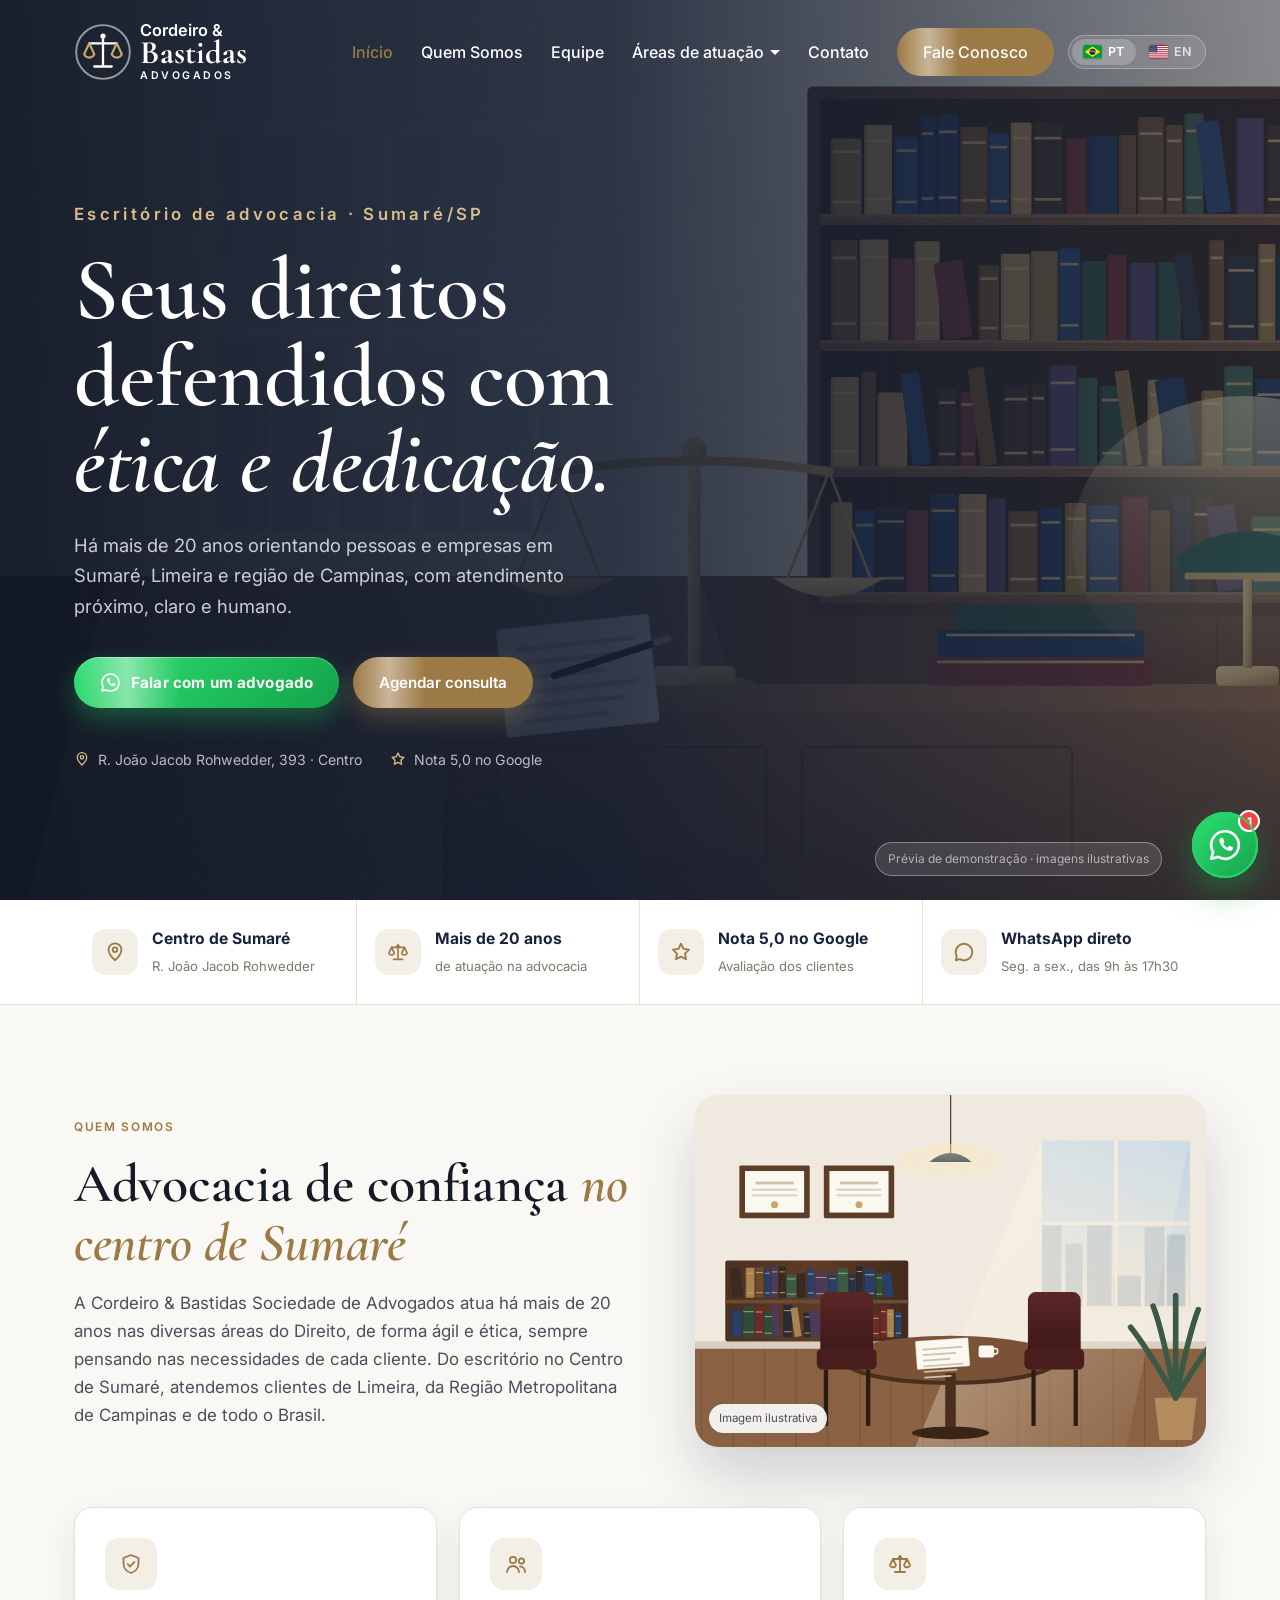
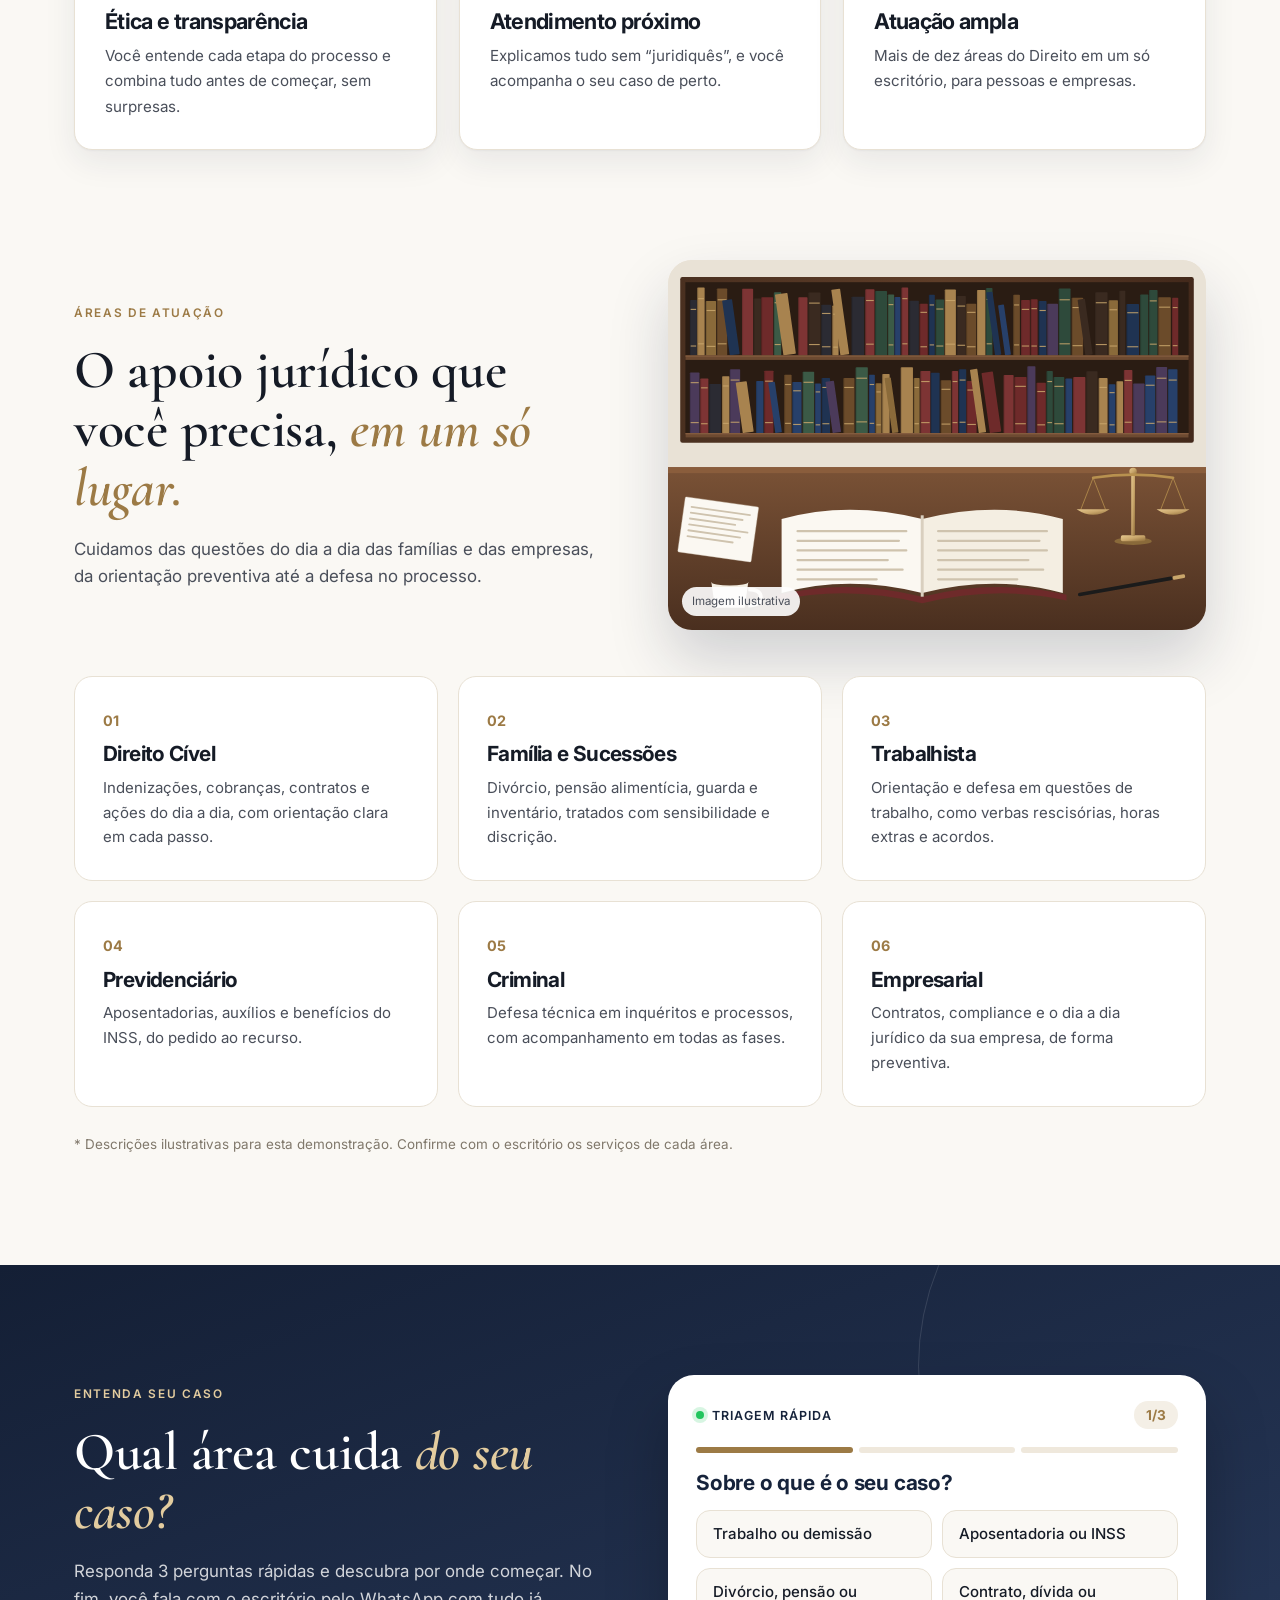
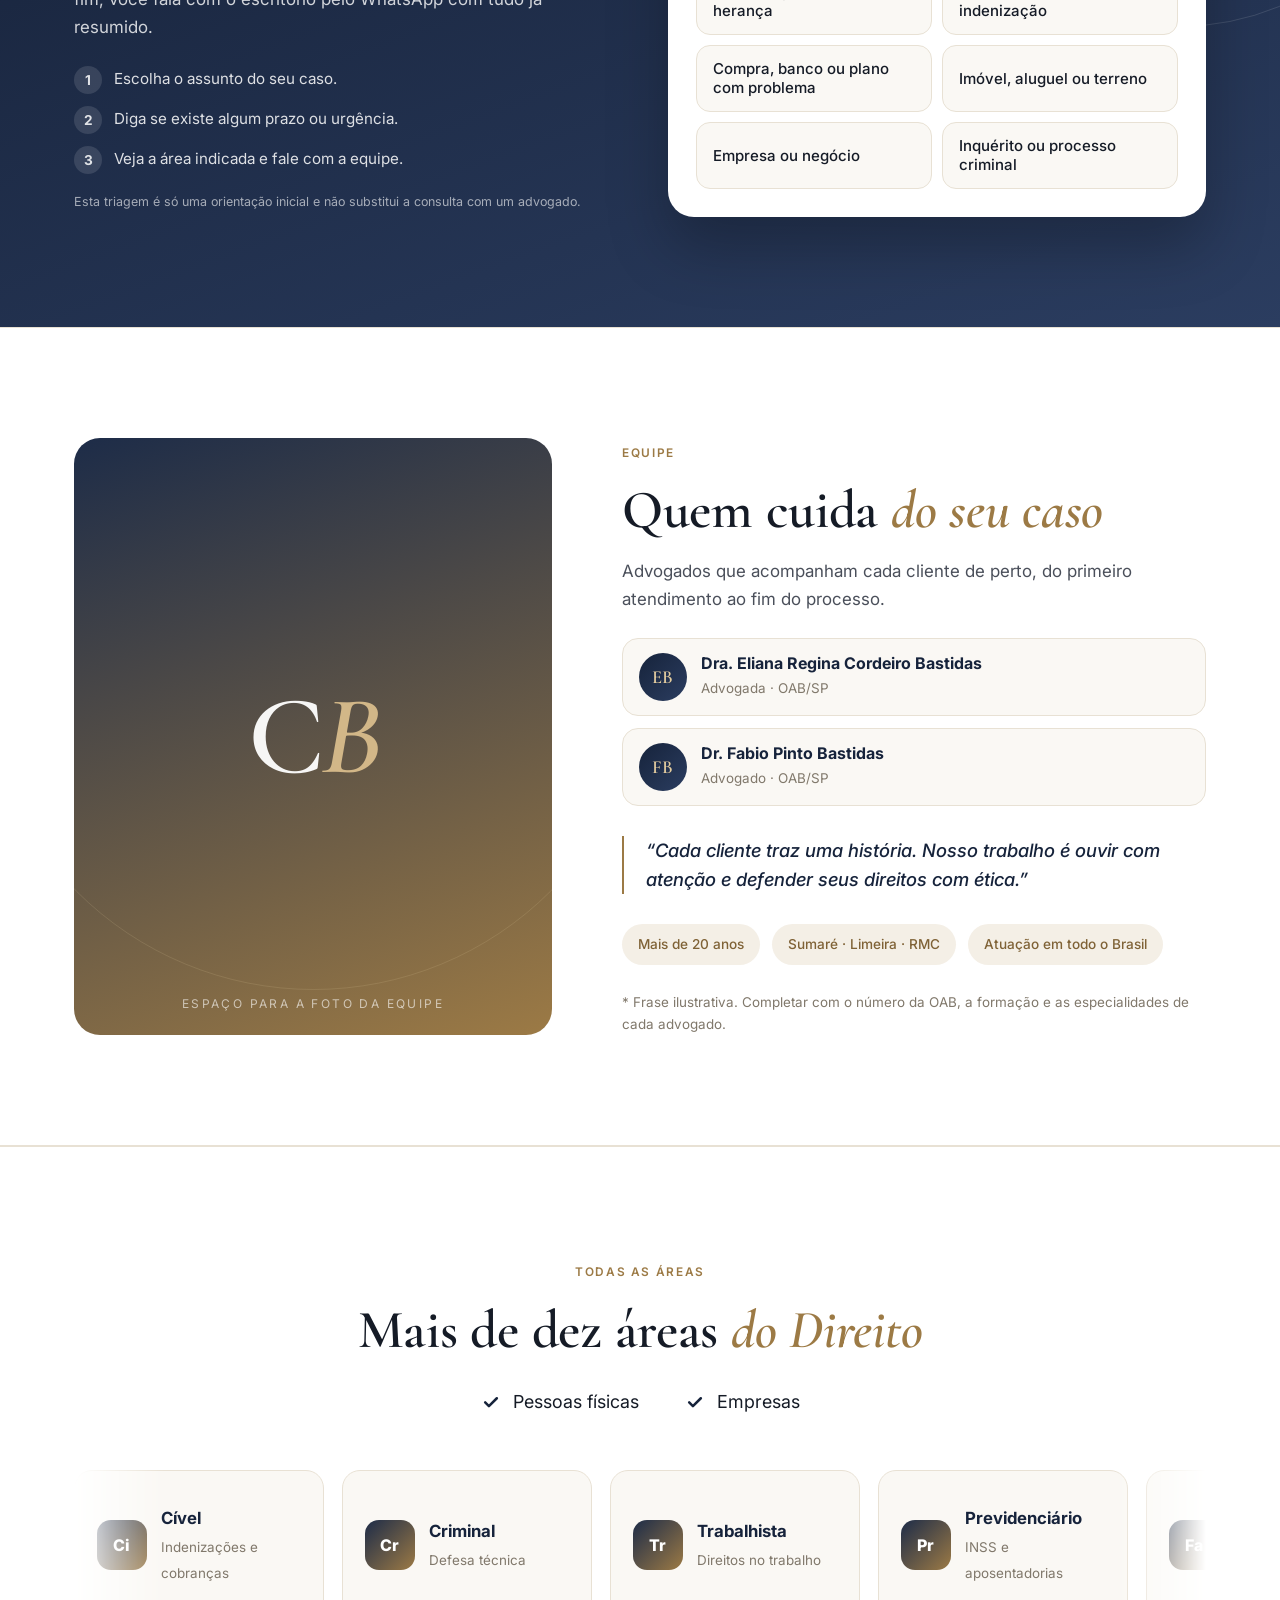
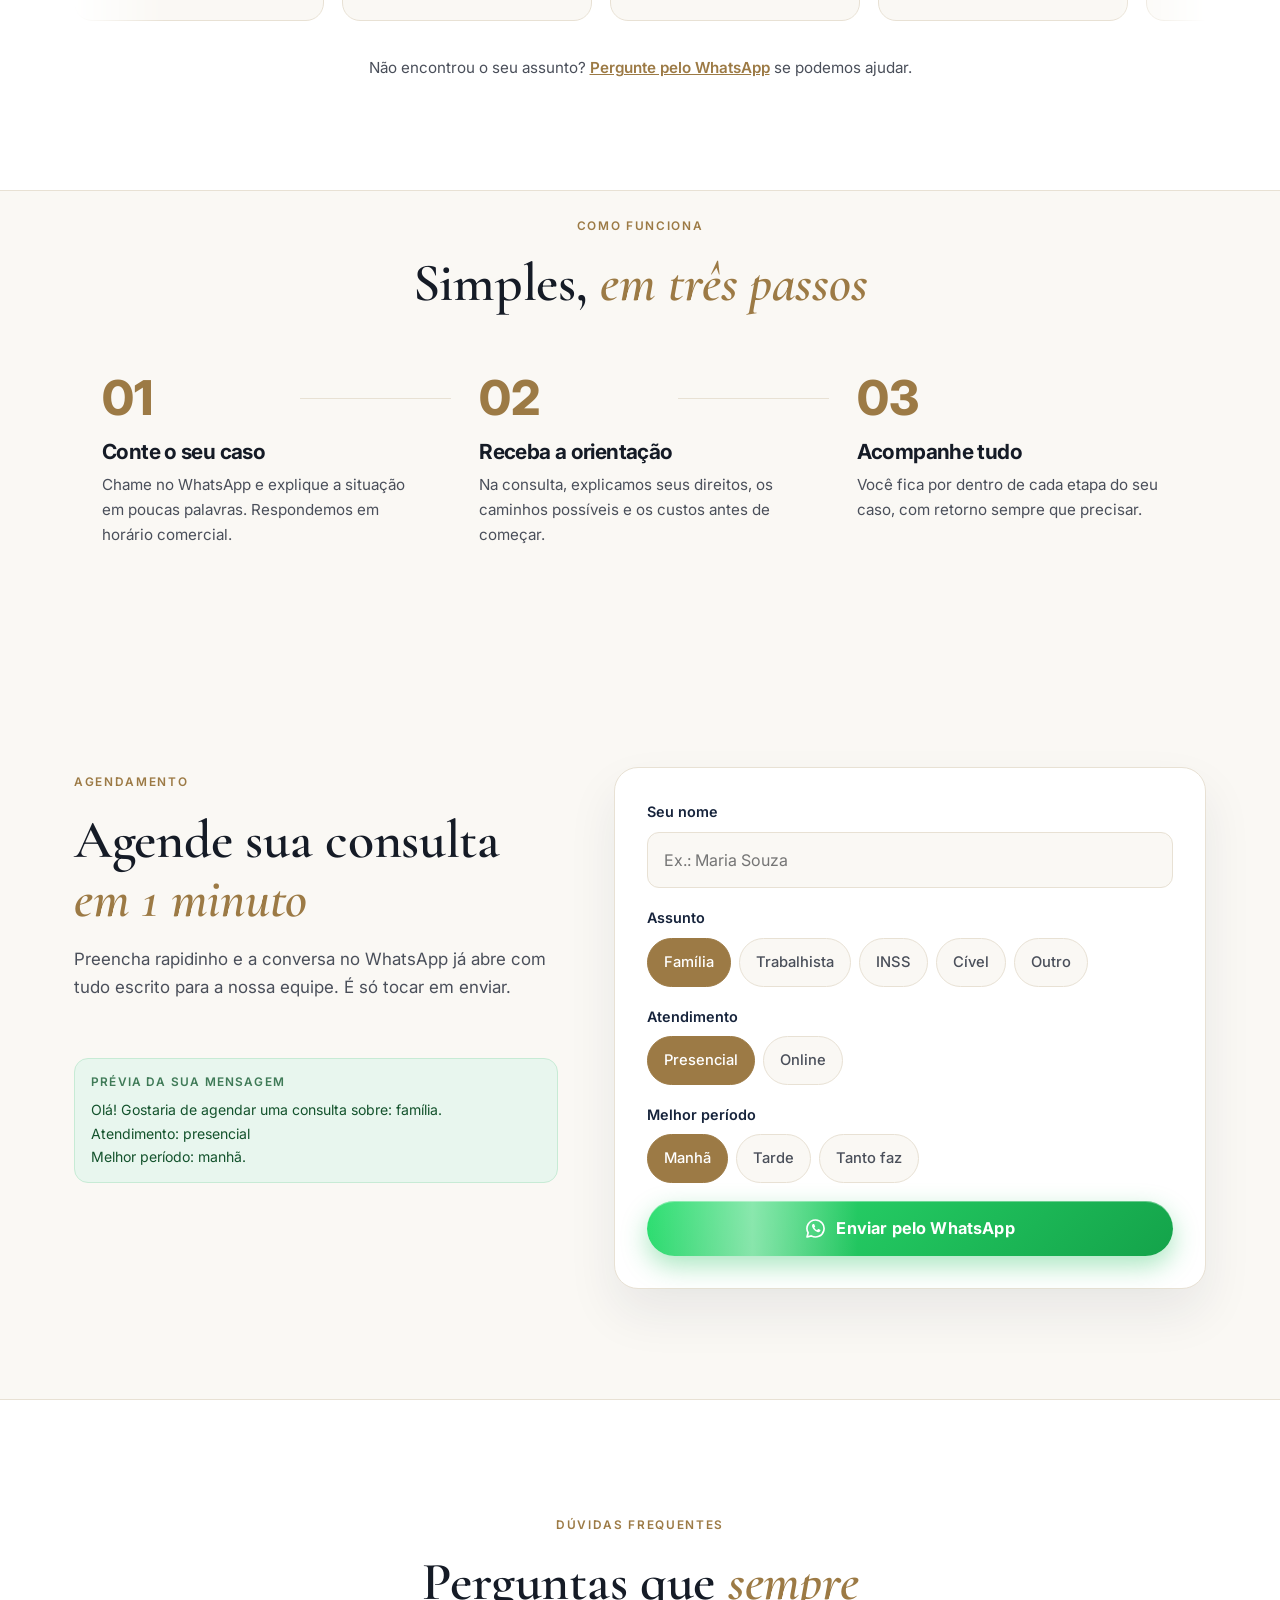
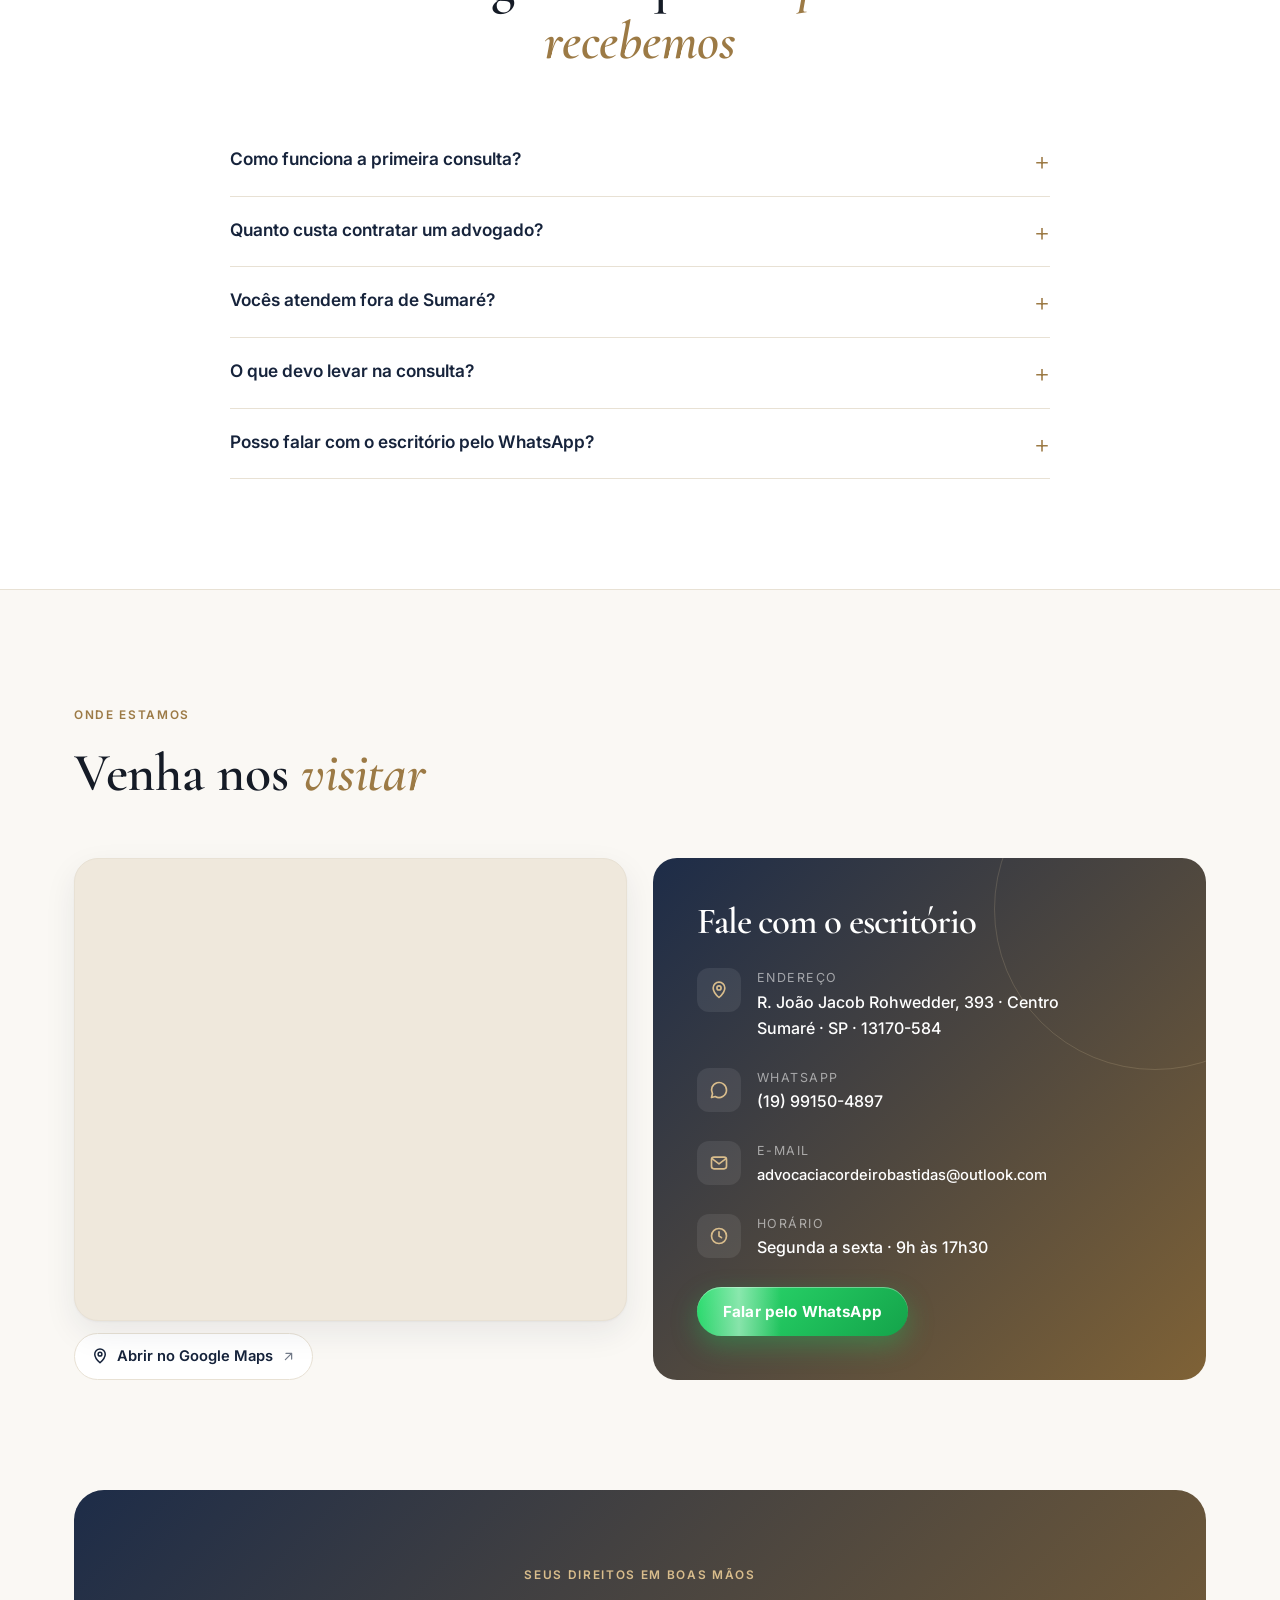
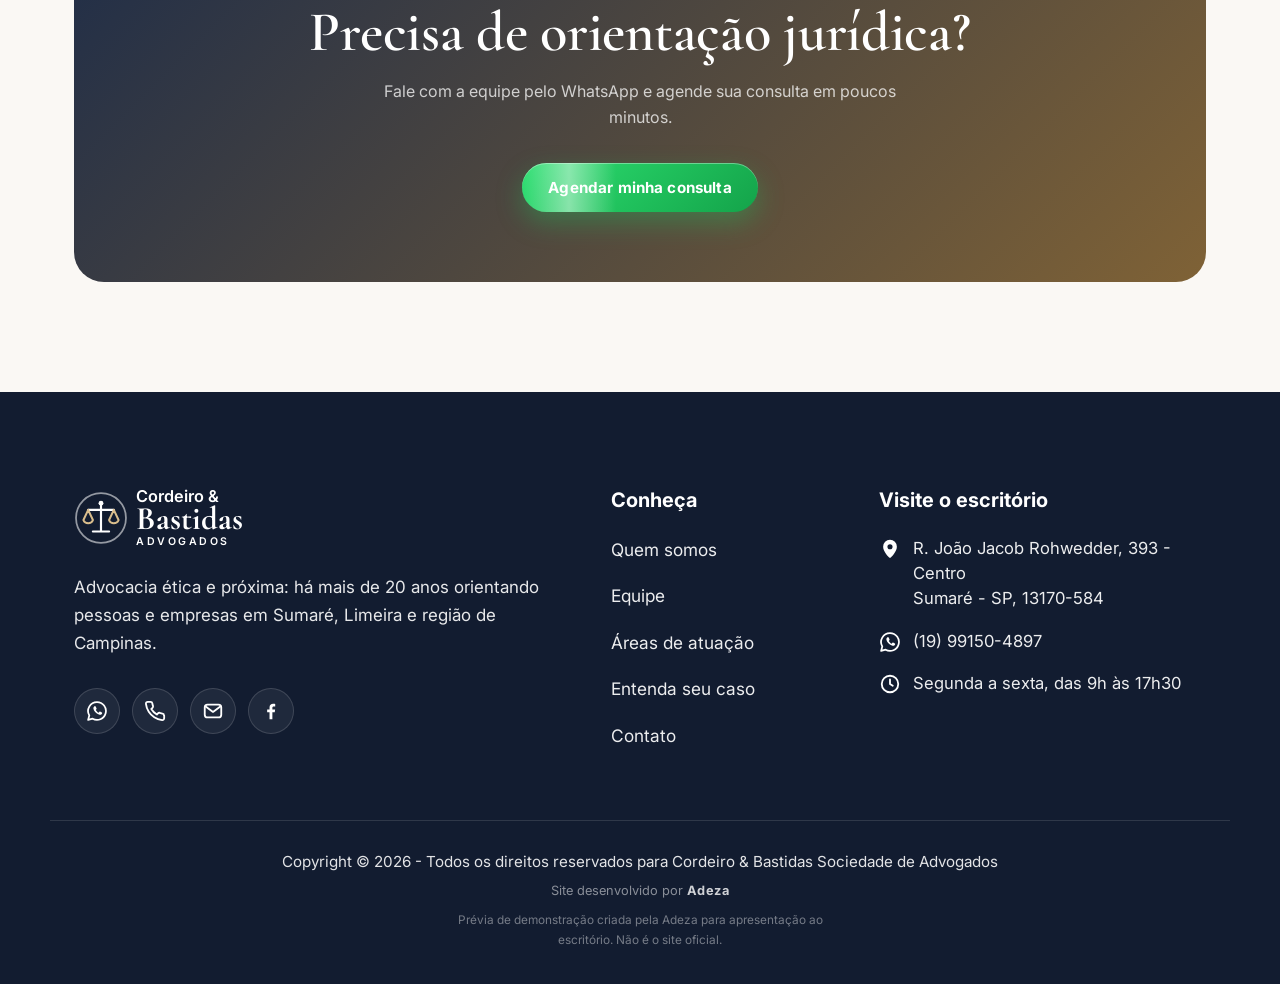
<file: cordeiro-bastidas-advogados/index.html>
<!DOCTYPE html>
<html lang="pt-BR">
<head>
<meta charset="utf-8">
<meta name="viewport" content="width=device-width, initial-scale=1">
<title>Cordeiro &amp; Bastidas Advogados · Sumaré/SP</title>
<meta name="description" content="Cordeiro &amp; Bastidas Sociedade de Advogados: há mais de 20 anos atuando em Sumaré, Limeira e região de Campinas nas áreas cível, família, trabalhista, previdenciária, criminal e empresarial.">
<meta name="robots" content="noindex, nofollow">
<link rel="preconnect" href="https://fonts.googleapis.com">
<link rel="preconnect" href="https://fonts.gstatic.com" crossorigin>
<link href="https://fonts.googleapis.com/css2?family=Cormorant+Garamond:ital,wght@0,600;0,700;1,600&family=Inter:wght@400;500;600;700;800&display=swap" rel="stylesheet">
<style>
:root{
  --ink:#151b26; --ink-2:#4a4f5a; --ink-3:#80786b;
  --navy:#16233b; --navy-2:#24365a; --aqua:#b08d57; --aqua-2:#e3cc9f; --gold:#b08d57;
  --bg:#faf8f4; --card:#ffffff; --line:#e8e1d4; --soft:#f4efe6;
  --r:18px; --sh:0 1px 2px rgba(22,35,59,.04),0 12px 32px rgba(22,35,59,.08);
  --serif:"Fraunces",Georgia,serif; --sans:"Inter",system-ui,sans-serif;
}
*{box-sizing:border-box}html{scroll-behavior:smooth}
body{margin:0;background:var(--bg);color:var(--ink);font:400 16px/1.65 var(--sans);-webkit-font-smoothing:antialiased}
a{color:inherit}img,svg{display:block}
h1,h2,h3{font-family:var(--serif);font-weight:400;letter-spacing:-.02em;margin:0;line-height:1.1}
p{margin:0}
.wrap{max-width:1180px;margin:0 auto;padding:0 24px}
.eyebrow{display:inline-flex;align-items:center;gap:10px;font:600 .74rem var(--sans);letter-spacing:.18em;text-transform:uppercase;color:var(--aqua)}
.eyebrow::before{content:"";width:26px;height:1px;background:currentColor}
.btn{display:inline-flex;align-items:center;gap:10px;padding:15px 26px;border-radius:999px;font:600 .95rem var(--sans);text-decoration:none;transition:transform .2s,box-shadow .2s,background .2s;cursor:pointer;border:0}
.btn:hover{transform:translateY(-2px)}
.btn-pri{background:var(--navy);color:#fff;box-shadow:0 10px 24px rgba(22,35,59,.25)}
.btn-pri:hover{background:var(--navy-2)}
.btn-wa{background:#25d366;color:#05301a;box-shadow:0 10px 24px rgba(37,211,102,.3)}
.btn-ghost{border:1px solid rgba(255,255,255,.35);color:#fff}
.btn svg{width:18px;height:18px}

/* topo */
header{position:fixed;inset:0 0 auto 0;z-index:50;transition:background .3s,box-shadow .3s,padding .3s;padding:20px 0}
header.on{background:rgba(255,255,255,.88);backdrop-filter:blur(14px);box-shadow:0 1px 0 var(--line);padding:12px 0}
.nav{display:flex;align-items:center;justify-content:space-between;gap:20px}
.logo{display:flex;align-items:center;gap:12px;text-decoration:none;color:#fff;transition:color .3s}
header.on .logo{color:var(--navy)}
.logo svg{width:40px;height:40px}
.logo b{font:400 1.15rem var(--serif);display:block;line-height:1.1}
.logo small{font:500 .66rem var(--sans);letter-spacing:.2em;text-transform:uppercase;opacity:.7}
.menu{display:flex;gap:30px;align-items:center}
.menu a{text-decoration:none;font-size:.92rem;color:rgba(255,255,255,.85);transition:color .2s}
header.on .menu a{color:var(--ink-2)}
.menu a:hover{color:var(--aqua)!important}
.menu .btn{padding:11px 20px;font-size:.86rem;color:#fff!important}
header:not(.on) .menu .btn{background:rgba(255,255,255,.14);border:1px solid rgba(255,255,255,.3);box-shadow:none}

/* hero */
.hero{position:relative;min-height:100vh;display:flex;align-items:center;overflow:hidden;color:#fff;
  background:radial-gradient(900px 600px at 78% 45%,rgba(176,141,87,.28),transparent 60%),linear-gradient(160deg,#0e1626 0%,#16233b 55%,#22324f 100%)}
.hero::after{content:"";position:absolute;inset:auto 0 0 0;height:120px;background:linear-gradient(transparent,var(--bg))}
.hero .wrap{position:relative;z-index:2;display:grid;grid-template-columns:1.1fr .9fr;gap:40px;align-items:center;padding-top:120px;padding-bottom:120px}
.hero h1{font-size:clamp(2.6rem,5.6vw,4.6rem);margin:22px 0 24px}
.hero h1 em{font-style:italic;color:var(--aqua-2)}
.hero p.lead{font-size:1.15rem;color:rgba(255,255,255,.78);max-width:46ch}
.hero .acoes{display:flex;gap:14px;flex-wrap:wrap;margin-top:36px}
.hero .info{display:flex;gap:28px;flex-wrap:wrap;margin-top:44px;font-size:.88rem;color:rgba(255,255,255,.7)}
.hero .info span{display:flex;align-items:center;gap:8px}
.hero .info svg{width:16px;height:16px;color:var(--aqua-2)}
.olho{position:relative;aspect-ratio:1;max-width:460px;margin-left:auto;width:100%}
.olho .anel{position:absolute;inset:0;border-radius:50%;border:1px solid rgba(227,204,159,.25)}
.olho .anel:nth-child(2){inset:9%;border-color:rgba(227,204,159,.18)}
.olho .anel:nth-child(3){inset:18%;border-style:dashed;border-color:rgba(227,204,159,.22);animation:gira 60s linear infinite}
.olho svg.iris{position:absolute;inset:24%;width:52%;height:52%;filter:drop-shadow(0 20px 50px rgba(176,141,87,.45))}
.olho .tag{position:absolute;background:rgba(255,255,255,.1);backdrop-filter:blur(10px);border:1px solid rgba(255,255,255,.18);border-radius:14px;padding:12px 16px;font-size:.82rem;display:flex;gap:10px;align-items:center}
.olho .tag b{display:block;font-weight:600}.olho .tag small{color:rgba(255,255,255,.65)}
.olho .tag i{width:34px;height:34px;border-radius:10px;background:rgba(176,141,87,.25);display:grid;place-items:center;font-style:normal}
.olho .t1{top:8%;left:-6%}.olho .t2{bottom:10%;right:-4%}
@keyframes gira{to{transform:rotate(360deg)}}
@keyframes pulsa{0%,100%{transform:scale(1)}50%{transform:scale(1.035)}}
.pupila{transform-origin:100px 100px;animation:pulsa 5s ease-in-out infinite}

/* seções */
section{padding:110px 0}
.titulo{max-width:640px;margin-bottom:56px}
.titulo h2{font-size:clamp(2rem,3.6vw,3rem);margin:16px 0 18px}
.titulo h2 em{font-style:italic;color:var(--navy-2)}
.titulo p{color:var(--ink-2);font-size:1.06rem}
.centro{text-align:center;margin-left:auto;margin-right:auto}
.centro .eyebrow::after{content:"";width:26px;height:1px;background:currentColor}

/* pilares */
.pilares{display:grid;grid-template-columns:repeat(3,1fr);gap:22px;margin-top:-60px;position:relative;z-index:3}
.pilar{background:var(--card);border:1px solid var(--line);border-radius:var(--r);padding:30px;box-shadow:var(--sh)}
.pilar .ic{width:52px;height:52px;border-radius:14px;background:var(--soft);color:var(--navy-2);display:grid;place-items:center;margin-bottom:20px}
.pilar .ic svg{width:24px;height:24px}
.pilar h3{font-size:1.35rem;margin-bottom:10px}
.pilar p{color:var(--ink-2);font-size:.95rem}

/* serviços */
.servicos{display:grid;grid-template-columns:repeat(3,1fr);gap:20px}
.serv{position:relative;background:var(--card);border:1px solid var(--line);border-radius:var(--r);padding:30px 28px;transition:transform .25s,box-shadow .25s,border-color .25s;overflow:hidden}
.serv:hover{transform:translateY(-6px);box-shadow:var(--sh);border-color:transparent}
.serv::before{content:"";position:absolute;inset:0 0 auto 0;height:3px;background:linear-gradient(90deg,var(--aqua),var(--navy-2));transform:scaleX(0);transform-origin:left;transition:transform .35s}
.serv:hover::before{transform:scaleX(1)}
.serv .n{font:400 .9rem var(--serif);color:var(--aqua);font-style:italic}
.serv h3{font-size:1.3rem;margin:10px 0 10px}
.serv p{color:var(--ink-2);font-size:.94rem}
.nota{margin-top:26px;font-size:.84rem;color:var(--ink-3)}

/* médico */
.medico{background:var(--card);border-top:1px solid var(--line);border-bottom:1px solid var(--line)}
.medico .grid{display:grid;grid-template-columns:.9fr 1.1fr;gap:70px;align-items:center}
.foto{position:relative;aspect-ratio:4/5;border-radius:26px;overflow:hidden;background:linear-gradient(160deg,#16233b,#24365a 60%,#5a4a33);display:grid;place-items:center;color:#fff}
.foto .mono{font:300 7rem var(--serif);opacity:.95;letter-spacing:-.04em}
.foto .mono em{color:var(--aqua-2)}
.foto small{position:absolute;bottom:22px;left:0;right:0;text-align:center;font-size:.75rem;letter-spacing:.2em;text-transform:uppercase;opacity:.6}
.foto::after{content:"";position:absolute;width:140%;aspect-ratio:1;border:1px solid rgba(227,204,159,.15);border-radius:50%;top:-20%;left:-20%}
.medico blockquote{margin:30px 0;padding-left:22px;border-left:2px solid var(--gold);font:italic 300 1.3rem/1.5 var(--serif);color:var(--navy)}
.selos{display:flex;gap:12px;flex-wrap:wrap;margin-top:28px}
.selo{padding:9px 16px;border-radius:999px;background:var(--soft);font-size:.85rem;font-weight:500;color:var(--navy-2)}

/* convênios */
.conv{display:grid;grid-template-columns:1fr 1fr;gap:22px;max-width:860px;margin:0 auto}
.conv div{background:var(--card);border:1px solid var(--line);border-radius:var(--r);padding:34px;text-align:center}
.conv b{display:block;font:400 1.8rem var(--serif);color:var(--navy);margin:10px 0 6px}
.conv span{color:var(--ink-2);font-size:.92rem}
.conv i{font-style:normal;font-size:1.6rem}

/* passos */
.passos{display:grid;grid-template-columns:repeat(3,1fr);gap:0;counter-reset:p;position:relative}
.passo{padding:0 28px;position:relative}
.passo::before{counter-increment:p;content:"0" counter(p);display:block;font:300 3.2rem var(--serif);color:var(--aqua);margin-bottom:14px}
.passo:not(:last-child)::after{content:"";position:absolute;top:30px;right:0;width:40%;height:1px;background:var(--line)}
.passo h3{font-size:1.3rem;margin-bottom:8px}
.passo p{color:var(--ink-2);font-size:.95rem}

/* faq */
.faq{max-width:820px;margin:0 auto}
details{border-bottom:1px solid var(--line);padding:22px 0}
summary{cursor:pointer;list-style:none;display:flex;justify-content:space-between;gap:20px;font:400 1.22rem var(--serif);color:var(--navy)}
summary::-webkit-details-marker{display:none}
summary::after{content:"+";font:300 1.6rem var(--sans);color:var(--aqua);transition:transform .25s;line-height:1}
details[open] summary::after{transform:rotate(45deg)}
details p{color:var(--ink-2);margin-top:12px;max-width:68ch}

/* local + cta */
.local{display:grid;grid-template-columns:1fr 1fr;gap:26px}
.mapa{border-radius:24px;overflow:hidden;position:relative;min-height:380px;background:
  linear-gradient(0deg,rgba(22,35,59,.04),rgba(22,35,59,.04)),
  repeating-linear-gradient(0deg,transparent 0 46px,#e8e1d4 46px 48px),
  repeating-linear-gradient(90deg,transparent 0 58px,#e8e1d4 58px 60px),#f4efe6;border:1px solid var(--line)}
.mapa .rua{position:absolute;background:#fff;box-shadow:0 0 0 1px #e6dccb}
.mapa .pin{position:absolute;left:50%;top:46%;transform:translate(-50%,-100%);display:flex;flex-direction:column;align-items:center}
.mapa .pin span{background:var(--navy);color:#fff;padding:10px 16px;border-radius:12px;font-size:.84rem;font-weight:600;white-space:nowrap;box-shadow:var(--sh)}
.mapa .pin i{width:16px;height:16px;background:var(--navy);transform:rotate(45deg);margin-top:-9px}
.mapa .pin b{width:14px;height:14px;border-radius:50%;background:var(--aqua);box-shadow:0 0 0 8px rgba(176,141,87,.25);margin-top:8px}
.mapa a{position:absolute;bottom:18px;left:18px}
.contato{background:var(--navy);color:#fff;border-radius:24px;padding:44px;display:flex;flex-direction:column;gap:26px;position:relative;overflow:hidden}
.contato::after{content:"";position:absolute;width:320px;aspect-ratio:1;border-radius:50%;border:1px solid rgba(227,204,159,.18);right:-110px;top:-110px}
.contato h3{font-size:2rem}
.linha{display:flex;gap:16px;align-items:flex-start}
.linha i{width:44px;height:44px;border-radius:12px;background:rgba(255,255,255,.08);display:grid;place-items:center;flex:none;font-style:normal}
.linha i svg{width:20px;height:20px;color:var(--aqua-2)}
.linha small{display:block;color:rgba(255,255,255,.55);font-size:.78rem;letter-spacing:.12em;text-transform:uppercase}
.linha b{font-weight:500}

.cta{margin:110px auto 0;max-width:1180px;border-radius:30px;padding:70px 40px;text-align:center;color:#fff;
  background:radial-gradient(600px 300px at 50% 0,rgba(176,141,87,.35),transparent 70%),linear-gradient(135deg,#16233b,#24365a)}
.cta h2{font-size:clamp(2rem,4vw,3.2rem);margin:16px 0 14px}
.cta p{color:rgba(255,255,255,.75);max-width:52ch;margin:0 auto 32px}

.flutua{position:fixed;right:22px;bottom:22px;z-index:60;width:60px;height:60px;border-radius:50%;background:#25d366;display:grid;place-items:center;box-shadow:0 12px 30px rgba(37,211,102,.45);transition:transform .2s}
.flutua:hover{transform:scale(1.08)}
.flutua svg{width:30px;height:30px;color:#fff}

.rev{opacity:0;transform:translateY(26px);transition:opacity .8s ease,transform .8s ease}
.rev.vis{opacity:1;transform:none}

@media(max-width:960px){
  .hero .wrap,.medico .grid,.local{grid-template-columns:1fr}
  .olho{max-width:340px;margin:0 auto}
  .pilares,.servicos{grid-template-columns:1fr 1fr}
  .passos{grid-template-columns:1fr;gap:34px}.passo::after{display:none}
  .menu a:not(.btn){display:none}
}
@media(max-width:620px){
  .pilares,.servicos,.conv{grid-template-columns:1fr}
  section{padding:80px 0}
  .olho .tag{display:none}
}
@media(prefers-reduced-motion:reduce){*{animation:none!important;transition:none!important}.rev{opacity:1;transform:none}}

/* ===== estilo do modelo de referência ===== */
:root{--serif:"Inter",system-ui,sans-serif;--blue:#9c7a45;--blue-2:#7f6236;--aqua:#9c7a45;--aqua-2:#d9bd8c;--navy:#16233b;--navy-2:#7f6236}
h1,h2,h3{font-family:var(--sans);font-weight:700;letter-spacing:-.03em}
h1 em,h2 em,.titulo h2 em{font-style:normal;color:var(--blue)}
.hero h1 em{color:#fff}
.eyebrow{letter-spacing:.14em;color:var(--blue)}
.eyebrow::before{display:none}
.centro .eyebrow::after{display:none}
.btn{border-radius:999px}
.btn-pri,.menu .btn{background:var(--blue)!important;color:#fff!important;border:0!important;box-shadow:0 10px 24px rgba(176,141,87,.35)}
.btn-pri:hover{background:var(--blue-2)!important}
.menu .btn{padding:16px 34px!important;font-size:1rem!important}
header{padding:22px 0}
.menu{gap:40px}
.menu a{color:#fff!important;font-weight:500;font-size:1rem}
header.on .menu a:not(.btn){color:var(--navy)!important}
.menu a.ativo{color:var(--blue)!important}
.dd{position:relative}.dd>span{cursor:pointer;color:#fff;font-weight:500;display:flex;align-items:center;gap:6px}
header.on .dd>span{color:var(--navy)}
.dd>span::after{content:"";border:5px solid transparent;border-top-color:currentColor;margin-top:5px}
.dd ul{position:absolute;top:130%;left:-16px;list-style:none;margin:0;padding:10px;background:#fff;border-radius:14px;box-shadow:0 20px 40px rgba(14,22,38,.18);min-width:220px;opacity:0;visibility:hidden;transform:translateY(6px);transition:.2s}
.dd:hover ul{opacity:1;visibility:visible;transform:none}
.dd ul a{display:block;padding:10px 14px;border-radius:9px;color:var(--navy)!important;font-size:.92rem}
.dd ul a:hover{background:#f4efe6}
.logo{gap:8px}.logo svg{width:58px;height:58px}
.logo b{font:700 1.02rem/1 var(--sans)}
.logo .grande{font:800 1.9rem/0.95 var(--sans);letter-spacing:-.02em;display:block}
.logo small{font:600 1rem/1 var(--sans);letter-spacing:0;text-transform:none;opacity:1}
.hero{background:
  linear-gradient(90deg,rgba(20,31,52,.92) 0%,rgba(28,40,62,.78) 45%,rgba(60,66,80,.55) 100%),
  radial-gradient(700px 500px at 75% 55%,#b3a58e 0%,transparent 70%),
  linear-gradient(180deg,#cfc4b1 0%,#a89a82 55%,#7d7060 100%)}
.hero::after{display:none}
.hero .wrap{grid-template-columns:1fr;padding-top:140px;padding-bottom:140px}
.hero h1{font-size:clamp(2.8rem,6.4vw,5.4rem);line-height:1.02;font-weight:800;max-width:14ch}
.hero .eyebrow{color:var(--aqua-2);font-weight:600;letter-spacing:.2em;text-transform:none;font-size:1.05rem}
.olho{position:absolute;right:4%;top:50%;transform:translateY(-50%);max-width:420px;opacity:.9}
.olho .anel{border-color:rgba(255,255,255,.22)}
.foto-aviso{position:absolute;right:24px;bottom:24px;z-index:3;font-size:.75rem;color:rgba(255,255,255,.6);border:1px dashed rgba(255,255,255,.35);padding:6px 12px;border-radius:999px}
.pilares{margin-top:60px}
.pilar .ic{background:#f4efe6;color:var(--blue)}
.serv::before{background:var(--blue)}
.serv .n{font:700 .9rem var(--sans);font-style:normal;color:var(--blue)}
.foto{background:linear-gradient(160deg,#1d2c48,#9c7a45)}
.foto .mono{font:800 6.5rem var(--sans)}
.medico blockquote{font:500 1.15rem/1.6 var(--sans);font-style:italic;border-left-color:var(--blue)}
.selo{background:#f4efe6;color:var(--blue-2)}
.conv b{font:700 1.6rem var(--sans)}
.passo::before{font:800 3rem var(--sans);color:var(--blue)}
summary{font:600 1.08rem var(--sans)}
summary::after{color:var(--blue)}
.contato,.cta{background:linear-gradient(135deg,#1d2c48,#7f6236)}
.mapa .pin span,.mapa .pin i{background:var(--blue)}
.mapa .pin b{background:#1d2c48;box-shadow:0 0 0 8px rgba(176,141,87,.25)}
.ajuda{position:fixed;right:96px;bottom:36px;z-index:60;background:#fff;color:#111;font-weight:600;font-size:.92rem;padding:9px 14px;border-radius:8px;box-shadow:0 6px 20px rgba(0,0,0,.15)}
.flutua{width:74px;height:74px;bottom:20px}.flutua svg{width:40px;height:40px}
.hero .wrap>div:first-child{max-width:600px}
.hero .olho{position:absolute!important;left:auto!important;right:7%!important;top:52%!important;transform:translateY(-40%)!important;width:400px!important;max-width:400px;margin:0!important}
.hero .olho .tag{display:none}
.foto-aviso{right:auto;left:24px}
@media(max-width:960px){.olho{display:none}.dd{display:none}.ajuda{display:none}}

/* ===== animações refinadas ===== */
@keyframes sobe{from{opacity:0;transform:translateY(34px)}to{opacity:1;transform:none}}
@keyframes surge{from{opacity:0;transform:translateY(-40%) scale(.85)}to{opacity:.95;transform:translateY(-40%) scale(1)}}
@keyframes flutuaO{0%,100%{translate:0 0}50%{translate:0 -14px}}
@keyframes brilho{0%{transform:translateX(-120%) rotate(25deg)}60%,100%{transform:translateX(220%) rotate(25deg)}}
@keyframes onda{0%{transform:scale(.6);opacity:.6}100%{transform:scale(1.25);opacity:0}}
@keyframes olhar{0%,40%,100%{transform:translate(0,0)}50%,70%{transform:translate(9px,-4px)}80%,90%{transform:translate(-7px,3px)}}
@keyframes piscar{0%,92%,100%{transform:scaleY(1)}95%{transform:scaleY(.08)}}
.hero .eyebrow,.hero h1,.hero .lead,.hero .acoes,.hero .info{opacity:0;animation:sobe .9s cubic-bezier(.2,.7,.2,1) forwards}
.hero .eyebrow{animation-delay:.15s}.hero h1{animation-delay:.3s}.hero .lead{animation-delay:.5s}.hero .acoes{animation-delay:.65s}.hero .info{animation-delay:.8s}
.hero .wrap>div:first-child.rev{opacity:1;transform:none}
header{animation:sobe .8s ease both}
.hero .olho{animation:surge 1.2s .4s cubic-bezier(.2,.7,.2,1) both}
.hero .olho svg.iris{animation:flutuaO 6s ease-in-out infinite;transform-origin:center}
.hero .olho svg.iris .gira{transform-origin:100px 100px;animation:olhar 9s ease-in-out infinite}
.hero .olho svg.iris{overflow:visible}
.hero .olho .anel:nth-child(1),.hero .olho .anel:nth-child(2){animation:onda 4s ease-out infinite}
.hero .olho .anel:nth-child(2){animation-delay:2s}
.btn{position:relative;overflow:hidden}
.btn-wa::after,.btn-pri::after{content:"";position:absolute;top:-50%;left:0;width:40%;height:200%;background:linear-gradient(90deg,transparent,rgba(255,255,255,.45),transparent);animation:brilho 4.5s ease-in-out infinite}
.rev{transform:translateY(40px) scale(.98);filter:blur(4px);transition:opacity .9s cubic-bezier(.2,.7,.2,1),transform .9s cubic-bezier(.2,.7,.2,1),filter .9s}
.rev.vis{filter:none}
.pilar,.serv,.conv div{transition:transform .35s cubic-bezier(.2,.7,.2,1),box-shadow .35s,border-color .35s}
.pilar:hover{transform:translateY(-8px);box-shadow:0 24px 50px rgba(22,35,59,.14)}
.pilar .ic{transition:transform .4s,background .4s,color .4s}
.pilar:hover .ic,.serv:hover .n{transform:scale(1.12) rotate(-6deg)}
.pilar:hover .ic{background:var(--blue);color:#fff}
.serv .n{display:inline-block;transition:transform .35s}
.conv div:hover{transform:translateY(-6px);box-shadow:0 20px 40px rgba(22,35,59,.12)}
.flutua{animation:pulsaWa 2.6s ease-in-out infinite}
@keyframes pulsaWa{0%,100%{box-shadow:0 12px 30px rgba(37,211,102,.45),0 0 0 0 rgba(37,211,102,.45)}50%{box-shadow:0 12px 30px rgba(37,211,102,.45),0 0 0 14px rgba(37,211,102,0)}}
.ajuda{animation:sobe .6s 1.6s both}
.barra-prog{position:fixed;top:0;left:0;height:3px;background:linear-gradient(90deg,#9c7a45,#d9bd8c);z-index:70;width:0}
@media(prefers-reduced-motion:reduce){.hero *{opacity:1!important}}

/* ===================== MOBILE FIRST ===================== */
.burger{display:none}
.menu-mob{display:none}
.barra-mob{display:none}
@media(max-width:960px){
  body{font-size:15.5px}
  .wrap{padding:0 20px}
  header,header.on{padding:12px 0}
  header.on{background:rgba(255,255,255,.94)}
  .logo svg{width:44px;height:44px}
  .logo b{font-size:.82rem}.logo .grande{font-size:1.45rem}.logo small{font-size:.8rem}
  .menu{display:none}
  .burger{display:grid;place-items:center;width:46px;height:46px;border-radius:14px;border:1px solid rgba(255,255,255,.3);background:rgba(255,255,255,.12);cursor:pointer;padding:0}
  header.on .burger{border-color:var(--line);background:#fff}
  .burger span{display:block;width:20px;height:2px;background:#fff;border-radius:2px;position:relative;transition:.3s}
  header.on .burger span{background:var(--navy)}
  .burger span::before,.burger span::after{content:"";position:absolute;left:0;width:20px;height:2px;background:inherit;border-radius:2px;transition:.3s}
  .burger span::before{top:-6px}.burger span::after{top:6px}
  body.aberto .burger span{background:transparent!important}
  body.aberto .burger span::before{top:0;transform:rotate(45deg);background:var(--navy)}
  body.aberto .burger span::after{top:0;transform:rotate(-45deg);background:var(--navy)}
  .menu-mob{display:flex;flex-direction:column;position:fixed;inset:0;z-index:45;background:#fff;padding:100px 24px 120px;gap:4px;opacity:0;visibility:hidden;transform:translateY(-12px);transition:.35s cubic-bezier(.2,.7,.2,1)}
  body.aberto .menu-mob{opacity:1;visibility:visible;transform:none}
  body.aberto header{background:#fff}
  body.aberto .logo{color:var(--navy)}
  .menu-mob a{display:flex;justify-content:space-between;align-items:center;padding:18px 4px;border-bottom:1px solid var(--line);text-decoration:none;font:600 1.25rem var(--sans);color:var(--navy)}
  .menu-mob a::after{content:"→";color:var(--blue);font-weight:400}
  .menu-mob .btn{margin-top:24px;justify-content:center;border:0;color:#05301a}
  .menu-mob .btn::after{display:none}
  .menu-mob small{margin-top:auto;color:var(--ink-3);font-size:.85rem;line-height:1.6}

  .hero{min-height:auto}
  .hero .wrap{padding-top:118px;padding-bottom:70px}
  .hero .wrap>div:first-child{max-width:none}
  .hero .eyebrow{font-size:.9rem}
  .hero h1{font-size:2.45rem;line-height:1.05;margin:14px 0 18px}
  .hero p.lead{font-size:1.02rem}
  .hero .acoes{flex-direction:column;gap:12px;margin-top:28px}
  .hero .acoes .btn{justify-content:center;width:100%;padding:17px 22px;font-size:1rem}
  .hero .info{flex-direction:column;gap:10px;margin-top:28px}
  .hero .info span{background:rgba(255,255,255,.08);border:1px solid rgba(255,255,255,.14);padding:10px 14px;border-radius:12px;color:#fff}
  .hero .olho{display:block!important;width:230px!important;max-width:230px!important;right:-95px!important;top:64px!important;transform:none!important;opacity:.22;animation:none!important;pointer-events:none}
  .foto-aviso{display:none}

  section{padding:64px 0}
  .titulo{margin-bottom:30px}
  .titulo h2{font-size:1.85rem;margin:10px 0 12px}
  .titulo p{font-size:1rem}
  #quem-somos .titulo{margin-top:56px!important}

  .pilares{grid-template-columns:1fr;gap:12px;margin-top:0}
  .pilar{display:grid;grid-template-columns:48px 1fr;column-gap:16px;padding:20px;box-shadow:none}
  .pilar .ic{margin:0;grid-row:span 2;width:48px;height:48px}
  .pilar h3{font-size:1.1rem;margin-bottom:4px}
  .pilar p{font-size:.92rem}

  .servicos{display:flex;overflow-x:auto;scroll-snap-type:x mandatory;gap:14px;margin:0 -20px;padding:4px 20px 18px;scrollbar-width:none}
  .servicos::-webkit-scrollbar{display:none}
  .serv{flex:0 0 82%;scroll-snap-align:start;padding:26px 22px}
  .serv:hover{transform:none}
  .deslize{display:flex!important;align-items:center;gap:8px;font-size:.84rem;color:var(--ink-3);margin-top:4px}
  .deslize i{display:inline-block;animation:dica 1.6s ease-in-out infinite;font-style:normal;color:var(--blue)}
  @keyframes dica{0%,100%{transform:translateX(0)}50%{transform:translateX(8px)}}

  .medico .grid{gap:30px}
  .foto{aspect-ratio:1/1;max-width:300px;width:100%;margin:0 auto;border-radius:22px}
  .foto .mono{font-size:5rem}
  .medico blockquote{font-size:1.02rem;margin:20px 0}
  .selos{gap:8px}.selo{font-size:.8rem;padding:8px 12px}

  .conv{grid-template-columns:1fr 1fr;gap:12px}
  .conv div{padding:22px 12px}
  .conv b{font-size:1.25rem}.conv span{font-size:.8rem;display:block;line-height:1.4}

  .passos{grid-template-columns:1fr;gap:0;border-left:2px solid var(--line);margin-left:22px}
  .passo{padding:0 0 28px 28px}
  .passo::before{position:absolute;left:-23px;top:0;width:44px;height:44px;border-radius:50%;background:var(--blue);color:#fff;font:700 .95rem var(--sans);display:grid;place-items:center;margin:0}
  .passo h3{font-size:1.1rem;padding-top:10px}
  .passo::after{display:none}

  summary{font-size:1rem;padding:4px 0}
  details{padding:16px 0}

  .local{gap:16px}
  .mapa{min-height:260px;border-radius:20px}
  .contato{padding:28px 22px;border-radius:20px}
  .contato h3{font-size:1.5rem}
  .contato .btn{width:100%;justify-content:center}
  .cta{margin-top:56px;border-radius:22px;padding:44px 22px}
  .cta h2{font-size:1.7rem}
  .cta .btn{width:100%;justify-content:center}


  .flutua,.ajuda{display:none!important}
  .barra-mob{display:grid;grid-template-columns:1fr 1.6fr;gap:10px;position:fixed;left:0;right:0;bottom:0;z-index:55;padding:10px 14px calc(10px + env(safe-area-inset-bottom));background:rgba(255,255,255,.96);backdrop-filter:blur(12px);box-shadow:0 -6px 24px rgba(14,22,38,.1);transform:translateY(110%);transition:transform .4s cubic-bezier(.2,.7,.2,1)}
  .barra-mob.on{transform:none}
  .barra-mob a{display:flex;align-items:center;justify-content:center;gap:8px;min-height:50px;border-radius:14px;text-decoration:none;font:600 .95rem var(--sans)}
  .barra-mob .lig{border:1px solid var(--line);color:var(--navy)}
  .barra-mob .wa{background:#25d366;color:#05301a}
  .barra-mob svg{width:18px;height:18px}
  body.aberto .barra-mob{transform:translateY(110%)}
}
.deslize{display:none}

/* ===== imagens ilustrativas ===== */
.hero{background:linear-gradient(90deg,rgba(14,21,36,.95) 0%,rgba(20,30,50,.88) 48%,rgba(34,44,62,.5) 100%),url("[data-uri]") center/cover no-repeat!important}
.foto-aviso{display:block!important;left:auto!important;right:24px!important;bottom:24px;background:rgba(255,255,255,.12);border-style:solid}
.qs-grid{display:grid;grid-template-columns:1.05fr .95fr;gap:56px;align-items:center;margin-top:90px}
.qs-grid .titulo{margin:0!important}
.img-card{position:relative;border-radius:24px;overflow:hidden;box-shadow:0 30px 60px rgba(22,35,59,.18);aspect-ratio:16/11;background:#efe8dc}
.img-card img{width:100%;height:100%;object-fit:cover;display:block;transition:transform 1.2s cubic-bezier(.2,.7,.2,1)}
.img-card:hover img{transform:scale(1.04)}
.img-card span{position:absolute;left:14px;bottom:14px;background:rgba(255,255,255,.9);color:var(--ink-2);font-size:.72rem;padding:5px 10px;border-radius:999px}
.serv-top{display:grid;grid-template-columns:1fr 1fr;gap:56px;align-items:center;margin-bottom:46px}
.serv-top .titulo{margin:0}
@media(max-width:960px){
  .hero{background:linear-gradient(180deg,rgba(18,27,46,.9) 0%,rgba(22,33,54,.86) 60%,rgba(18,27,46,.95) 100%),url("[data-uri]") 62% center/cover no-repeat!important}
  .foto-aviso{display:none!important}
  .qs-grid,.serv-top{grid-template-columns:1fr;gap:26px;margin-top:56px}
  .serv-top{margin-top:0;margin-bottom:26px}
  .img-card{border-radius:18px}
}

/* ===== faixa de confiança ===== */
.confianca{background:#fff;border-bottom:1px solid var(--line)}
.confianca .wrap{display:grid;grid-template-columns:repeat(4,1fr);gap:0}
.confianca div.it{display:flex;gap:14px;align-items:center;padding:26px 18px;border-right:1px solid var(--line)}
.confianca div.it:last-child{border-right:0}
.confianca i{flex:none;width:46px;height:46px;border-radius:14px;background:#f4efe6;color:var(--blue);display:grid;place-items:center;font-style:normal}
.confianca i svg{width:22px;height:22px}
.confianca b{display:block;color:var(--navy);font-size:.98rem}
.confianca small{color:var(--ink-3);font-size:.82rem}
/* ===== teste de visão ===== */
.teste{background:linear-gradient(160deg,#141f35,#2b3d60);color:#fff;position:relative;overflow:hidden}
.teste::before{content:"";position:absolute;width:520px;aspect-ratio:1;border-radius:50%;border:1px solid rgba(255,255,255,.12);right:-160px;top:-160px}
.teste .titulo h2,.teste .titulo p{color:#fff}.teste .titulo p{opacity:.8}.teste .titulo h2 em{color:#e3cc9f}
.teste .eyebrow{color:#e3cc9f}
.teste-grid{display:grid;grid-template-columns:1fr 1fr;gap:56px;align-items:center}
.cartela{background:#fff;color:#111;border-radius:22px;padding:34px 24px;text-align:center;box-shadow:0 30px 60px rgba(0,0,0,.25);min-height:330px;display:flex;flex-direction:column;justify-content:center;align-items:center;gap:18px}
.cartela .letra{font:800 6rem/1 Arial,Helvetica,sans-serif;letter-spacing:.06em;transition:font-size .4s cubic-bezier(.2,.7,.2,1),opacity .25s}
.cartela .nivel{font-size:.8rem;color:#857a69;letter-spacing:.12em;text-transform:uppercase}
.opcoes{display:flex;gap:10px;flex-wrap:wrap;justify-content:center}
.opcoes button{min-width:62px;min-height:52px;border-radius:14px;border:1px solid #e6dccb;background:#faf7f1;font:700 1.2rem var(--sans);color:var(--navy);cursor:pointer;transition:.2s}
.opcoes button:hover{border-color:var(--blue);background:#f4efe6}
.opcoes button.ok{background:#22c55e;color:#fff;border-color:#22c55e}
.opcoes button.erro{background:#ef4444;color:#fff;border-color:#ef4444}
.teste-res{background:rgba(255,255,255,.08);border:1px solid rgba(255,255,255,.16);border-radius:18px;padding:22px;margin-top:22px}
.teste-res b{font-size:1.15rem}
.teste-passos{list-style:none;padding:0;margin:24px 0 0;display:grid;gap:12px}
.teste-passos li{display:flex;gap:12px;align-items:flex-start;color:rgba(255,255,255,.85);font-size:.95rem}
.teste-passos li span{flex:none;width:28px;height:28px;border-radius:50%;background:rgba(255,255,255,.12);display:grid;place-items:center;font-weight:700;font-size:.85rem}
.aviso-med{font-size:.78rem;color:rgba(255,255,255,.6);margin-top:18px}
/* ===== agendamento ===== */
.agenda{display:grid;grid-template-columns:.9fr 1.1fr;gap:56px;align-items:start}
.form-ag{background:#fff;border:1px solid var(--line);border-radius:24px;padding:32px;box-shadow:0 24px 50px rgba(22,35,59,.08);display:grid;gap:18px}
.form-ag label{display:grid;gap:8px;font-weight:600;font-size:.9rem;color:var(--navy)}
.form-ag input[type=text]{border:1px solid var(--line);border-radius:12px;padding:14px 16px;font:inherit;font-weight:400;font-size:1rem;background:#faf8f4}
.form-ag input[type=text]:focus{outline:none;border-color:var(--blue);box-shadow:0 0 0 4px rgba(176,141,87,.15);background:#fff}
.chips{display:flex;flex-wrap:wrap;gap:8px}
.chips input{position:absolute;opacity:0;pointer-events:none}
.chips label{display:inline-flex;font-weight:500;font-size:.92rem;color:var(--ink-2);padding:11px 16px;border:1px solid var(--line);border-radius:999px;cursor:pointer;transition:.2s;background:#faf8f4}
.chips input:checked+label{background:var(--blue);border-color:var(--blue);color:#fff}
.chips input:focus-visible+label{outline:2px solid var(--blue);outline-offset:2px}
.form-ag .btn{justify-content:center;width:100%;padding:17px;font-size:1.02rem}
.form-ag .erro-msg{color:#dc2626;font-size:.85rem;display:none}
.previa-msg{background:#e8f6ee;border-radius:14px;padding:14px 16px;font-size:.88rem;color:#14532d;white-space:pre-line;border:1px solid #c7ebd5}
.previa-msg small{display:block;color:#3f7a57;font-size:.74rem;margin-bottom:6px;text-transform:uppercase;letter-spacing:.1em;font-weight:600}
@media(max-width:960px){
  .confianca .wrap{grid-template-columns:1fr 1fr;padding:0}
  .qs-grid{margin-top:40px!important}
  .confianca div.it{padding:16px 14px;border-bottom:1px solid var(--line);gap:10px}
  .confianca div.it:nth-child(2n){border-right:0}
  .confianca i{width:38px;height:38px;border-radius:11px}
  .confianca b{font-size:.86rem}.confianca small{font-size:.74rem}
  .teste-grid,.agenda{grid-template-columns:1fr;gap:28px}
  .cartela{min-height:280px;padding:28px 16px}
  .form-ag{padding:22px;border-radius:20px}
}

/* ===== teste de visão v2 ===== */
.cartela{display:block!important;min-height:0!important;padding:26px 28px 28px!important;text-align:left!important;border-radius:26px!important;position:relative}
.c-top{display:flex;justify-content:space-between;align-items:center}
.c-tag{display:inline-flex;align-items:center;gap:8px;font:600 .78rem var(--sans);letter-spacing:.08em;text-transform:uppercase;color:var(--navy)}
.c-tag i{width:8px;height:8px;border-radius:50%;background:#22c55e;box-shadow:0 0 0 4px rgba(34,197,94,.18)}
.c-niv{font:700 .85rem var(--sans);color:var(--blue);background:#f4efe6;padding:6px 12px;border-radius:999px}
.c-prog{display:grid;grid-template-columns:repeat(8,1fr);gap:6px;margin:18px 0 8px}
.c-prog i{height:6px;border-radius:6px;background:#efe8dc;transition:background .4s}
.c-prog i.feito{background:#22c55e}.c-prog i.atual{background:var(--blue)}.c-prog i.errou{background:#ef4444}
.c-arena{display:grid;grid-template-columns:64px 1fr 64px;grid-template-rows:64px 170px 64px;gap:10px;align-items:center;justify-items:center;max-width:360px;margin:12px auto 0}
.c-arena button{width:64px;height:64px;border-radius:18px;border:1px solid #e6dccb;background:#faf7f1;color:var(--navy);display:grid;place-items:center;cursor:pointer;transition:transform .15s,background .2s,border-color .2s,color .2s}
.c-arena button svg{width:26px;height:26px}
.c-arena button:hover{background:#f4efe6;border-color:var(--blue);color:var(--blue)}
.c-arena button:active{transform:scale(.94)}
.c-arena button.ok{background:#22c55e;border-color:#22c55e;color:#fff}
.c-arena button.erro{background:#ef4444;border-color:#ef4444;color:#fff;animation:treme .35s}
@keyframes treme{25%{transform:translateX(-5px)}75%{transform:translateX(5px)}}
.b-up{grid-column:2;grid-row:1}.b-left{grid-column:1;grid-row:2}.b-right{grid-column:3;grid-row:2}.b-down{grid-column:2;grid-row:3}
.c-alvo{grid-column:2;grid-row:2;width:100%;height:100%;display:grid;place-items:center;border-radius:22px;background:radial-gradient(circle,#fff 55%,#f7f3ec 100%);border:1px dashed #e6dccb}
.c-alvo svg{display:block;transition:width .45s cubic-bezier(.2,.7,.2,1),height .45s cubic-bezier(.2,.7,.2,1),transform .35s cubic-bezier(.2,.7,.2,1),opacity .2s}
.c-dica{text-align:center;color:var(--ink-3);font-size:.9rem;margin-top:16px}
.c-dica b{color:var(--navy)}
.c-fim{text-align:center;padding:10px 0 4px}
.c-placar{position:relative;width:130px;height:130px;margin:6px auto 14px}
.c-placar svg{width:100%;height:100%}
.c-placar circle#tArco{transition:stroke-dashoffset 1.2s cubic-bezier(.2,.7,.2,1)}
.c-placar b{position:absolute;inset:0;display:grid;place-items:center;font:800 1.9rem var(--sans);color:var(--navy)}
.c-fim h3{font-size:1.3rem;color:var(--navy);margin-bottom:6px}
.c-fim p{color:var(--ink-2);font-size:.95rem;max-width:40ch;margin:0 auto}
.c-acoes{display:flex;gap:10px;justify-content:center;flex-wrap:wrap;margin-top:20px}
.c-denovo{background:#f7f3ec;color:var(--navy)}
.teste .teste-res{display:none}
@media(max-width:960px){
  .cartela{padding:22px 18px 22px!important}
  .c-arena{grid-template-columns:58px 1fr 58px;grid-template-rows:58px 150px 58px;gap:8px}
  .c-arena button{width:58px;height:58px;border-radius:16px}
  .c-acoes .btn{width:100%;justify-content:center}
}

/* ===== convênios que atendemos ===== */
.conv-sec{background:#fff;border-top:1px solid var(--line);border-bottom:1px solid var(--line)}
.conv-sec .titulo h2{font-size:clamp(2rem,4vw,3.2rem)}
.cv-lista{list-style:none;padding:0;margin:0 auto 46px;display:grid;grid-template-columns:repeat(2,max-content);justify-content:center;gap:14px 46px}
.cv-lista li{display:flex;align-items:center;gap:12px;font-size:1.12rem;color:var(--ink)}
.cv-lista svg{width:20px;height:20px;color:var(--navy);flex:none}
.cv-carrossel{display:grid;grid-template-columns:52px 1fr 52px;align-items:center;gap:12px}
.cv-seta{width:48px;height:48px;border-radius:50%;border:1px solid var(--line);background:#fff;color:var(--navy);display:grid;place-items:center;cursor:pointer;transition:.2s}
.cv-seta:hover{border-color:var(--blue);color:var(--blue)}
.cv-seta svg{width:22px;height:22px}
.cv-seta[hidden]{visibility:hidden;display:grid}
.cv-trilho{display:flex;gap:18px;overflow-x:auto;scroll-snap-type:x mandatory;scroll-behavior:smooth;scrollbar-width:none;padding:6px 2px;justify-content:safe center}
.cv-trilho::-webkit-scrollbar{display:none}
.cv-card{flex:0 0 250px;scroll-snap-align:start;display:flex;align-items:center;gap:14px;padding:20px 22px;border:1px solid var(--line);border-radius:18px;background:#faf8f4;transition:transform .3s,box-shadow .3s,border-color .3s}
.cv-card:hover{transform:translateY(-4px);box-shadow:0 16px 30px rgba(22,35,59,.1);border-color:transparent;background:#fff}
.cv-ini{flex:none;width:50px;height:50px;border-radius:14px;background:linear-gradient(135deg,#1d2c48,#9c7a45);color:#fff;display:grid;place-items:center;font:800 1.3rem var(--sans)}
.cv-card b{display:block;color:var(--navy);font-size:1.05rem}
.cv-card small{color:var(--ink-3);font-size:.84rem}
.cv-outro{border-style:dashed;background:#fff}
.cv-outro .cv-ini{background:#f4efe6;color:var(--blue)}
.cv-nota{text-align:center;margin-top:26px;color:var(--ink-2);font-size:.95rem}
.cv-nota a{color:var(--blue);font-weight:600}
@media(max-width:960px){
  .cv-lista{grid-template-columns:repeat(2,max-content);gap:12px 28px;margin-bottom:30px}
  .cv-lista li{font-size:1rem}
  .cv-carrossel{grid-template-columns:1fr}
  .cv-seta{display:none!important}
  .cv-trilho{margin:0 -20px;padding:6px 20px;justify-content:flex-start}
  .cv-card{flex-basis:78%}
}

.cv-faixa{position:relative;display:flex;overflow:hidden;gap:18px;padding:8px 0;-webkit-mask-image:linear-gradient(90deg,transparent,#000 8%,#000 92%,transparent);mask-image:linear-gradient(90deg,transparent,#000 8%,#000 92%,transparent)}
.cv-mover{flex:none;display:flex;gap:18px;min-width:100%;animation:passa 28s linear infinite}
.cv-faixa:hover .cv-mover{animation-play-state:paused}
@keyframes passa{from{transform:translateX(0)}to{transform:translateX(calc(-100% - 18px))}}
.cv-faixa .cv-card{flex:0 0 250px}
@media(max-width:960px){.cv-faixa{margin:0 -20px}.cv-faixa .cv-card{flex-basis:220px;padding:16px 18px}.cv-mover{animation-duration:22s}}
@media(prefers-reduced-motion:reduce){.cv-mover{animation:none!important}}

/* ===== WhatsApp refinado ===== */
.wa-ic{width:20px;height:20px;flex:none}
.btn-wa{background:linear-gradient(135deg,#2fe073 0%,#1fbf5b 55%,#14a34a 100%)!important;color:#fff!important;box-shadow:0 10px 26px rgba(31,191,91,.38),inset 0 1px 0 rgba(255,255,255,.35)!important;border:0!important;font-weight:700!important;letter-spacing:.01em}
.btn-wa:hover{box-shadow:0 14px 32px rgba(31,191,91,.5),inset 0 1px 0 rgba(255,255,255,.35)!important}
.btn-wa .wa-ic{width:21px;height:21px}
.barra-mob .wa{background:linear-gradient(135deg,#2fe073,#14a34a)!important;color:#fff!important;font-weight:700}
.barra-mob .wa .wa-ic{width:20px;height:20px}
.flutua,.ajuda{display:none!important}
.wa-box{position:fixed;right:22px;bottom:22px;z-index:60;display:flex;flex-direction:column;align-items:flex-end;gap:14px}
.wa-fab{position:relative;width:66px;height:66px;border-radius:50%;border:0;cursor:pointer;color:#fff;display:grid;place-items:center;background:linear-gradient(135deg,#2fe073,#14a34a);box-shadow:0 14px 34px rgba(20,163,74,.45);transition:transform .25s cubic-bezier(.2,.7,.2,1)}
.wa-fab:hover{transform:scale(1.07) rotate(-4deg)}
.wa-fab .wa-ic{width:34px;height:34px}
.wa-fab::before,.wa-fab::after{content:"";position:absolute;inset:0;border-radius:50%;border:2px solid #25d366;animation:anelWa 2.4s ease-out infinite;pointer-events:none}
.wa-fab::after{animation-delay:1.2s}
@keyframes anelWa{0%{transform:scale(1);opacity:.6}100%{transform:scale(1.6);opacity:0}}
.wa-badge{position:absolute;top:-2px;right:-2px;width:22px;height:22px;border-radius:50%;background:#ef4444;color:#fff;font:700 .75rem var(--sans);display:grid;place-items:center;border:2px solid #fff;transition:transform .3s}
.wa-box.lido .wa-badge{transform:scale(0)}
.wa-card{position:relative;width:300px;background:#fff;border-radius:20px;box-shadow:0 24px 60px rgba(14,22,38,.22);overflow:hidden;transform-origin:bottom right;opacity:0;transform:translateY(12px) scale(.92);pointer-events:none;transition:opacity .35s,transform .45s cubic-bezier(.2,.9,.25,1.2)}
.wa-box.aberto .wa-card{opacity:1;transform:none;pointer-events:auto}
.wa-head{display:flex;gap:12px;align-items:center;padding:16px 18px;background:linear-gradient(135deg,#16233b,#7f6236);color:#fff}
.wa-av{width:44px;height:44px;border-radius:50%;background:rgba(255,255,255,.14);display:grid;place-items:center;flex:none}
.wa-av svg{width:30px;height:30px}
.wa-head b{display:block;font-size:.98rem}
.wa-head small{display:flex;align-items:center;gap:6px;font-size:.78rem;opacity:.85}
.wa-head small i{width:8px;height:8px;border-radius:50%;background:#2fe073;box-shadow:0 0 0 3px rgba(47,224,115,.25)}
.wa-x{position:absolute;top:10px;right:10px;width:28px;height:28px;border-radius:50%;border:0;background:rgba(255,255,255,.18);color:#fff;font-size:1.2rem;line-height:1;cursor:pointer;z-index:2}
.wa-msg{margin:16px 16px 0;background:#f0f5ef;border-radius:4px 16px 16px 16px;padding:12px 14px;font-size:.92rem;color:#1f2a24;line-height:1.5;position:relative}
.wa-cta{display:flex;align-items:center;justify-content:center;gap:9px;margin:14px 16px 16px;padding:13px;border-radius:12px;text-decoration:none;color:#fff;font-weight:700;font-size:.95rem;background:linear-gradient(135deg,#2fe073,#14a34a);box-shadow:0 8px 20px rgba(20,163,74,.3)}
@media(max-width:960px){.wa-box{display:none}}
@media(prefers-reduced-motion:reduce){.wa-fab::before,.wa-fab::after{animation:none}}

/* ===== rodapé ===== */
.rodape{background:#121c30;color:#fff;padding:96px 0 0;position:relative}
.rd-grid{display:grid;grid-template-columns:1.25fr .55fr .85fr;gap:56px;padding-bottom:70px}
.rd-logo{color:#fff!important;margin-bottom:26px}
.rd-logo svg{width:54px;height:54px}
.rd-marca p{color:rgba(255,255,255,.9);font-size:1.06rem;line-height:1.65;max-width:500px;margin:0 0 30px}
.rd-redes{display:flex;gap:12px}
.rd-redes a{width:46px;height:46px;border-radius:50%;display:grid;place-items:center;color:#fff;background:rgba(255,255,255,.06);border:1px solid rgba(255,255,255,.14);transition:background .25s,transform .25s,border-color .25s}
.rd-redes a:hover{background:#9c7a45;border-color:#9c7a45;transform:translateY(-3px)}
.rd-redes svg{width:22px;height:22px}
.rd-col{display:flex;flex-direction:column;gap:18px}
.rd-col h4{margin:0 0 6px;font:700 1.25rem var(--sans);color:#fff}
.rd-col>a{color:rgba(255,255,255,.92);text-decoration:none;font-size:1.08rem;width:max-content;position:relative;transition:color .2s}
.rd-col>a::after{content:"";position:absolute;left:0;bottom:-3px;height:1.5px;width:0;background:#d9bd8c;transition:width .25s}
.rd-col>a:hover{color:#fff}.rd-col>a:hover::after{width:100%}
.rd-info .rd-item{display:flex;gap:12px;align-items:flex-start;color:rgba(255,255,255,.92);text-decoration:none;font-size:1.04rem;line-height:1.5;width:auto}
.rd-info .rd-item::after{display:none}
.rd-item svg{width:22px;height:22px;flex:none;margin-top:2px;color:#fff}
.rd-info a.rd-item:hover span{color:#fff;text-decoration:underline;text-underline-offset:3px;text-decoration-color:rgba(217,189,140,.7)}
.rd-base{border-top:1px solid rgba(255,255,255,.12);padding:28px 20px 34px;display:flex;flex-direction:column;align-items:center;gap:6px;text-align:center}
.rd-base span{color:rgba(255,255,255,.88);font-size:.95rem}
.rd-base small{color:rgba(255,255,255,.5);font-size:.8rem}
.rd-base small b{color:rgba(255,255,255,.8);font-weight:700;letter-spacing:.04em}
@media(max-width:960px){
  .rodape{padding-top:64px}
  .rd-grid{grid-template-columns:1fr;gap:40px;padding-bottom:44px}
  .rd-marca p{font-size:1rem}
  .rd-col{gap:14px}
  .rd-col>a{font-size:1.02rem}
  .rd-base{padding:24px 20px 110px}
  .rd-base span{font-size:.85rem}
}

/* ===== idioma PT / EN ===== */
.lang{display:inline-flex;align-items:center;gap:2px;padding:3px;border-radius:999px;border:1px solid var(--line);background:#fff}
.lang button{display:flex;align-items:center;gap:6px;padding:6px 11px;border:0;border-radius:999px;background:transparent;font:600 .78rem/1 var(--sans);letter-spacing:.02em;color:var(--ink-3);cursor:pointer;transition:background .2s,color .2s}
.lang button:hover{color:var(--navy)}
.lang button.on{background:#f4efe6;color:var(--navy)}
.lang svg{width:19px;height:13.5px;border-radius:2.5px;box-shadow:0 0 0 1px rgba(0,0,0,.08);flex:none}
header:not(.on) .lang-top{background:rgba(255,255,255,.1);border-color:rgba(255,255,255,.28)}
header:not(.on) .lang-top button{color:rgba(255,255,255,.75)}
header:not(.on) .lang-top button:hover{color:#fff}
header:not(.on) .lang-top button.on{background:rgba(255,255,255,.22);color:#fff}
.menu .lang-top{margin-left:-14px}
.menu-mob .lang-mob{align-self:flex-start;margin-top:22px}
.menu-mob .lang-mob button{padding:7px 12px;font-size:.8rem}
.menu-mob .lang-mob+.btn{margin-top:18px}
.menu{gap:28px}
.menu>a,.menu .dd>span{white-space:nowrap}
.menu .btn{padding:14px 26px!important}
@media(max-width:1240px){.menu{gap:20px}.menu>a,.menu .dd>span{font-size:.92rem}.menu .btn{padding:12px 20px!important;font-size:.92rem!important}.menu .lang-top{margin-left:-6px}.lang-top button{padding:6px 9px}}
@media(max-width:1080px){.menu .dd{display:none}}

/* ===== mapa do Google ===== */
.mapa-col{display:flex;flex-direction:column;gap:12px;min-width:0}
.mapa-g{flex:1;min-height:400px;background:#efe8dc;border:1px solid var(--line);box-shadow:var(--sh)}
.mapa-g iframe{position:absolute;inset:0;width:100%;height:100%;border:0;display:block}
.mapa-link{align-self:flex-start;display:inline-flex;align-items:center;gap:8px;padding:10px 16px;border-radius:999px;background:#fff;border:1px solid var(--line);color:var(--navy);font-weight:600;font-size:.92rem;text-decoration:none;transition:border-color .2s,color .2s}
.mapa-link:hover{border-color:var(--blue);color:var(--blue)}
.mapa-link svg{width:18px;height:18px}.mapa-link .seta{width:15px;height:15px;opacity:.6}
@media(max-width:960px){.mapa-g{min-height:320px}}
/* atalhos do menu não ficam embaixo do cabeçalho */
html{scroll-padding-top:96px}
#quem-somos{scroll-margin-top:30px}
@media(max-width:960px){html{scroll-padding-top:84px}#quem-somos{scroll-margin-top:0}}

/* logos dos convênios */
.cv-marca{flex-direction:column;justify-content:center;align-items:center;gap:8px;background:#fff}
.cv-logo{display:block;width:150px;height:50px;background:center/contain no-repeat}

.cv-marca small{font-size:.8rem}
@media(max-width:960px){.cv-logo{width:128px;height:43px}}

/* ===== ajustes do Lucas ===== */
/* primeira seção ocupa exatamente a altura da tela */
.hero{min-height:100vh;min-height:100svh;height:auto;padding:0!important}
.hero .wrap{width:100%;padding-top:clamp(100px,14vh,140px);padding-bottom:clamp(28px,6vh,72px)}
.hero h1{font-size:clamp(2.6rem,min(6.2vw,8.6vh),5.4rem);max-width:16ch;margin:clamp(10px,2.2vh,22px) 0 clamp(12px,2.6vh,24px)}
.hero .lead{max-width:56ch}
.hero .acoes{margin-top:clamp(18px,4vh,36px)}
.hero .info{margin-top:clamp(18px,4.4vh,44px)}
@media(max-width:960px){
  .hero{min-height:100vh;min-height:100svh}
  .hero .wrap{padding-top:104px;padding-bottom:28px}
  .hero h1{font-size:clamp(2.1rem,9.6vw,2.6rem);max-width:none;margin:12px 0 14px}
  .hero .lead{font-size:1rem}
  .hero .acoes{margin-top:24px}.hero .info{margin-top:18px}
}
/* destaques do topo no celular: cartões alinhados e letras padronizadas */
@media(max-width:960px){
  .confianca{background:var(--bg,#faf8f4);border-bottom:0}
  .confianca .wrap{grid-template-columns:1fr 1fr;gap:10px;padding:18px 20px 6px}
  .confianca div.it{flex-direction:column;align-items:flex-start;gap:10px;padding:16px 14px;border:1px solid var(--line)!important;border-radius:16px;background:#fff;box-shadow:0 1px 2px rgba(22,35,59,.04)}
  .confianca i{width:38px;height:38px;border-radius:11px}
  .confianca i svg{width:19px;height:19px}
  .confianca b{font-size:.9rem;line-height:1.25;font-weight:700}
  .confianca small{display:block;margin-top:3px;font-size:.78rem;line-height:1.35}
}
/* espaço entre a imagem da clínica e os cartões (celular) */
@media(max-width:960px){.pilares{margin-top:28px!important}}
@media(min-width:961px){.hero .foto-aviso{right:118px!important}}

/* ===== advocacia: tipografia e componentes ===== */
:root{--law:"Cormorant Garamond",Georgia,"Times New Roman",serif}
h1,h2{font-family:var(--law)!important;font-weight:600!important;letter-spacing:-.005em!important}
h1 em,h2 em,.titulo h2 em{font-style:italic}
.hero h1{font-size:clamp(3rem,min(7vw,9.8vh),6.1rem)!important;line-height:.98!important;max-width:15ch}
.titulo h2,.conv-sec .titulo h2{font-size:clamp(2.4rem,4.2vw,3.6rem)}
.cta h2{font-size:clamp(2.4rem,4.4vw,3.6rem)}
.contato h3{font-family:var(--law);font-weight:600;font-size:2.3rem}
.logo .grande{font:700 2.05rem/.92 var(--law)!important;letter-spacing:0!important}
.logo b{font-weight:600}
.logo small{letter-spacing:.24em!important;text-transform:uppercase!important;font-size:.66rem!important;font-weight:600!important;margin-top:3px;display:block}
.foto .mono{font:600 7rem var(--law)!important}
.foto .mono em{font-style:italic}
.cv-ini{font-size:1rem!important;letter-spacing:.02em}
.q-prog{grid-template-columns:repeat(3,1fr)!important}
.q-perg{font:700 1.3rem/1.3 var(--sans)!important;color:var(--navy);margin:16px 0 14px;letter-spacing:-.01em}
.q-ops{display:grid;gap:10px}
.q-ops.duas{grid-template-columns:1fr 1fr}
.q-op{text-align:left;padding:13px 16px;border-radius:14px;border:1px solid var(--line);background:#faf8f4;font:500 .94rem/1.3 var(--sans);color:var(--ink);cursor:pointer;transition:border-color .2s,background .2s,transform .2s,color .2s}
.q-op:hover{border-color:#b08d57;background:#fff;transform:translateY(-1px)}
.q-op.sel{background:var(--navy);border-color:var(--navy);color:#fff}
.q-voltar{margin-top:12px;background:none;border:0;color:var(--ink-3);font:500 .88rem var(--sans);cursor:pointer;padding:6px 0}
.q-voltar:hover{color:var(--navy)}
.q-selo{width:86px;height:86px;margin:4px auto 12px;border-radius:50%;background:#f4efe6;display:grid;place-items:center;color:#9c7a45}
.q-selo svg{width:44px;height:44px}
.q-rot{display:block;font:600 .72rem var(--sans);letter-spacing:.16em;text-transform:uppercase;color:var(--ink-3);margin-bottom:6px}
#qArea{font:600 2rem/1.1 var(--law)!important;margin-bottom:10px}
.adv-lista{display:grid;gap:12px;margin-top:24px}
.adv{display:flex;align-items:center;gap:14px;padding:14px 16px;border:1px solid var(--line);border-radius:16px;background:#faf8f4}
.adv>span{flex:none;width:48px;height:48px;border-radius:50%;background:linear-gradient(135deg,#16233b,#2b3d60);color:#e3cc9f;display:grid;place-items:center;font:600 1.15rem var(--law);letter-spacing:.04em}
.adv b{display:block;color:var(--navy);font-size:1rem;line-height:1.3}
.adv small{color:var(--ink-3);font-size:.84rem}
.contato .linha>div{min-width:0}.contato .email{overflow-wrap:anywhere;font-size:.92rem}
.rd-previa{display:block;max-width:60ch;color:rgba(255,255,255,.42)!important;font-size:.74rem!important;margin-top:4px}
@media(max-width:960px){
  .hero h1{font-size:2.75rem!important;line-height:1!important}
  .titulo h2{font-size:2.15rem}
  .cta h2{font-size:2rem}
  .contato h3{font-size:1.8rem}
  .logo .grande{font-size:1.6rem!important}
  .q-ops.duas{grid-template-columns:1fr}
  .q-op{padding:12px 14px}
  .foto .mono{font-size:5.4rem!important}
}
</style>
</head>
<body>
<div class="barra-prog" id="prog"></div>

<header id="topo">
  <div class="wrap nav">
    <a class="logo" href="#inicio">
      <svg viewBox="0 0 40 40" fill="none" aria-hidden="true"><circle cx="20" cy="20" r="18.5" stroke="currentColor" stroke-width="1.3" opacity=".55"/><path d="M20 9v21M14 30h12M10.5 14h19" stroke="currentColor" stroke-width="1.6" stroke-linecap="round"/><path d="M10.5 14 7 21.5a3.8 3.8 0 0 0 7 0zM29.5 14 26 21.5a3.8 3.8 0 0 0 7 0z" stroke="#c9a66b" stroke-width="1.5" stroke-linejoin="round"/><circle cx="20" cy="9" r="1.8" fill="currentColor"/></svg>
      <span><b>Cordeiro &amp;</b><span class="grande">Bastidas</span><small>Advogados</small></span>
    </a>
    <nav class="menu">
      <a class="ativo" href="#inicio">Início</a>
      <a href="#quem-somos">Quem Somos</a>
      <a href="#equipe">Equipe</a>
      <div class="dd"><span>Áreas de atuação</span><ul>
        <li><a href="#servicos">Cível e contratos</a></li><li><a href="#servicos">Família e sucessões</a></li><li><a href="#servicos">Trabalhista e previdenciário</a></li><li><a href="#atuacao">Todas as áreas</a></li><li><a href="#caso">Entenda seu caso</a></li></ul></div>
      <a href="#contato">Contato</a>
      <a class="btn btn-pri" href="https://wa.me/5519991504897?text=Ol%C3%A1%21%20Gostaria%20de%20agendar%20uma%20consulta%20jur%C3%ADdica." target="_blank" rel="noopener">Fale Conosco</a>
      <div class="lang lang-top" role="group" aria-label="Idioma / Language"><button type="button" data-lang="pt" class="on" aria-pressed="true" lang="pt-BR"><svg viewBox="0 0 28 20" aria-hidden="true"><rect width="28" height="20" fill="#009c3b"/><path d="M14 2.2 25.6 10 14 17.8 2.4 10z" fill="#ffdf00"/><circle cx="14" cy="10" r="4.6" fill="#002776"/><path d="M9.6 9.1c3-.6 6.2.2 8.8 2.2" stroke="#fff" stroke-width="1" fill="none"/></svg><span>PT</span></button><button type="button" data-lang="en" aria-pressed="false" lang="en"><svg viewBox="0 0 28 20" aria-hidden="true"><rect width="28" height="20" fill="#b22234"/><rect y="1.538" width="28" height="1.538" fill="#fff"/><rect y="4.615" width="28" height="1.538" fill="#fff"/><rect y="7.692" width="28" height="1.538" fill="#fff"/><rect y="10.769" width="28" height="1.538" fill="#fff"/><rect y="13.846" width="28" height="1.538" fill="#fff"/><rect y="16.923" width="28" height="1.538" fill="#fff"/><rect width="12" height="10.769" fill="#3c3b6e"/><circle cx="1.40" cy="1.20" r=".42" fill="#fff"/><circle cx="3.50" cy="1.20" r=".42" fill="#fff"/><circle cx="5.60" cy="1.20" r=".42" fill="#fff"/><circle cx="7.70" cy="1.20" r=".42" fill="#fff"/><circle cx="9.80" cy="1.20" r=".42" fill="#fff"/><circle cx="2.45" cy="2.95" r=".42" fill="#fff"/><circle cx="4.55" cy="2.95" r=".42" fill="#fff"/><circle cx="6.65" cy="2.95" r=".42" fill="#fff"/><circle cx="8.75" cy="2.95" r=".42" fill="#fff"/><circle cx="1.40" cy="4.70" r=".42" fill="#fff"/><circle cx="3.50" cy="4.70" r=".42" fill="#fff"/><circle cx="5.60" cy="4.70" r=".42" fill="#fff"/><circle cx="7.70" cy="4.70" r=".42" fill="#fff"/><circle cx="9.80" cy="4.70" r=".42" fill="#fff"/><circle cx="2.45" cy="6.45" r=".42" fill="#fff"/><circle cx="4.55" cy="6.45" r=".42" fill="#fff"/><circle cx="6.65" cy="6.45" r=".42" fill="#fff"/><circle cx="8.75" cy="6.45" r=".42" fill="#fff"/><circle cx="1.40" cy="8.20" r=".42" fill="#fff"/><circle cx="3.50" cy="8.20" r=".42" fill="#fff"/><circle cx="5.60" cy="8.20" r=".42" fill="#fff"/><circle cx="7.70" cy="8.20" r=".42" fill="#fff"/><circle cx="9.80" cy="8.20" r=".42" fill="#fff"/><circle cx="2.45" cy="9.95" r=".42" fill="#fff"/><circle cx="4.55" cy="9.95" r=".42" fill="#fff"/><circle cx="6.65" cy="9.95" r=".42" fill="#fff"/><circle cx="8.75" cy="9.95" r=".42" fill="#fff"/></svg><span>EN</span></button></div>
    </nav>
    <button class="burger" id="burger" aria-label="Abrir menu" aria-expanded="false"><span></span></button>
  </div>
</header>
<nav class="menu-mob" id="menuMob" aria-label="Menu">
  <a href="#quem-somos">Quem Somos</a>
  <a href="#equipe">Equipe</a>
  <a href="#servicos">Áreas de atuação</a>
  <a href="#caso">Entenda seu caso</a>
  <a href="#agendar">Agendar consulta</a>
  <a href="#duvidas">Dúvidas</a>
  <a href="#contato">Contato</a>
  <div class="lang lang-mob" role="group" aria-label="Idioma / Language"><button type="button" data-lang="pt" class="on" aria-pressed="true" lang="pt-BR"><svg viewBox="0 0 28 20" aria-hidden="true"><rect width="28" height="20" fill="#009c3b"/><path d="M14 2.2 25.6 10 14 17.8 2.4 10z" fill="#ffdf00"/><circle cx="14" cy="10" r="4.6" fill="#002776"/><path d="M9.6 9.1c3-.6 6.2.2 8.8 2.2" stroke="#fff" stroke-width="1" fill="none"/></svg><span>PT</span></button><button type="button" data-lang="en" aria-pressed="false" lang="en"><svg viewBox="0 0 28 20" aria-hidden="true"><rect width="28" height="20" fill="#b22234"/><rect y="1.538" width="28" height="1.538" fill="#fff"/><rect y="4.615" width="28" height="1.538" fill="#fff"/><rect y="7.692" width="28" height="1.538" fill="#fff"/><rect y="10.769" width="28" height="1.538" fill="#fff"/><rect y="13.846" width="28" height="1.538" fill="#fff"/><rect y="16.923" width="28" height="1.538" fill="#fff"/><rect width="12" height="10.769" fill="#3c3b6e"/><circle cx="1.40" cy="1.20" r=".42" fill="#fff"/><circle cx="3.50" cy="1.20" r=".42" fill="#fff"/><circle cx="5.60" cy="1.20" r=".42" fill="#fff"/><circle cx="7.70" cy="1.20" r=".42" fill="#fff"/><circle cx="9.80" cy="1.20" r=".42" fill="#fff"/><circle cx="2.45" cy="2.95" r=".42" fill="#fff"/><circle cx="4.55" cy="2.95" r=".42" fill="#fff"/><circle cx="6.65" cy="2.95" r=".42" fill="#fff"/><circle cx="8.75" cy="2.95" r=".42" fill="#fff"/><circle cx="1.40" cy="4.70" r=".42" fill="#fff"/><circle cx="3.50" cy="4.70" r=".42" fill="#fff"/><circle cx="5.60" cy="4.70" r=".42" fill="#fff"/><circle cx="7.70" cy="4.70" r=".42" fill="#fff"/><circle cx="9.80" cy="4.70" r=".42" fill="#fff"/><circle cx="2.45" cy="6.45" r=".42" fill="#fff"/><circle cx="4.55" cy="6.45" r=".42" fill="#fff"/><circle cx="6.65" cy="6.45" r=".42" fill="#fff"/><circle cx="8.75" cy="6.45" r=".42" fill="#fff"/><circle cx="1.40" cy="8.20" r=".42" fill="#fff"/><circle cx="3.50" cy="8.20" r=".42" fill="#fff"/><circle cx="5.60" cy="8.20" r=".42" fill="#fff"/><circle cx="7.70" cy="8.20" r=".42" fill="#fff"/><circle cx="9.80" cy="8.20" r=".42" fill="#fff"/><circle cx="2.45" cy="9.95" r=".42" fill="#fff"/><circle cx="4.55" cy="9.95" r=".42" fill="#fff"/><circle cx="6.65" cy="9.95" r=".42" fill="#fff"/><circle cx="8.75" cy="9.95" r=".42" fill="#fff"/></svg><span>EN</span></button></div>
  <a class="btn btn-wa" href="https://wa.me/5519991504897?text=Ol%C3%A1%21%20Gostaria%20de%20agendar%20uma%20consulta%20jur%C3%ADdica." target="_blank" rel="noopener">Falar pelo WhatsApp</a>
  <small>R. João Jacob Rohwedder, 393 · Centro · Sumaré/SP<br>Seg. a sex. · 9h às 17h30</small>
</nav>

<section class="hero" id="inicio">
  <div class="wrap">
    <div class="rev">
      <span class="eyebrow">Escritório de advocacia · Sumaré/SP</span>
      <h1>Seus direitos defendidos com <em>ética e dedicação.</em></h1>
      <p class="lead">Há mais de 20 anos orientando pessoas e empresas em Sumaré, Limeira e região de Campinas, com atendimento próximo, claro e humano.</p>
      <div class="acoes">
        <a class="btn btn-wa" href="https://wa.me/5519991504897?text=Ol%C3%A1%21%20Gostaria%20de%20agendar%20uma%20consulta%20jur%C3%ADdica." target="_blank" rel="noopener">
          <svg viewBox="0 0 24 24" class="wa-ic" aria-hidden="true"><path d="M12 2.3a9.7 9.7 0 0 0-8.4 14.6L2.3 21.7l4.9-1.3A9.7 9.7 0 1 0 12 2.3Z" fill="none" stroke="currentColor" stroke-width="1.9" stroke-linejoin="round"/><path d="M8.7 7.4c.2-.4.5-.5.8-.5h.6c.2 0 .4 0 .6.5l.8 1.9c.1.2.1.4 0 .6l-.6.8c-.1.2-.2.4 0 .6.6 1 1.4 1.9 2.4 2.5.2.1.4.1.6-.1l.8-.9c.2-.2.4-.3.7-.2l1.9.9c.3.1.4.3.4.5 0 .6-.3 1.4-1 1.8-.6.4-1.5.5-2.6.1-1.6-.6-3-1.6-4.1-2.9-.9-1-1.6-2.2-1.9-3.4-.2-.9 0-1.7.4-2.1Z" fill="currentColor"/></svg>
          Falar com um advogado
        </a>
        <a class="btn btn-pri" href="#agendar">Agendar consulta</a>
      </div>
      <div class="info">
        <span><svg viewBox="0 0 24 24" fill="none" stroke="currentColor" stroke-width="2" stroke-linecap="round" stroke-linejoin="round" aria-hidden="true"><path d="M12 21s-7-6.2-7-11.5A7 7 0 0 1 19 9.5C19 14.8 12 21 12 21Z"/><circle cx="12" cy="9.5" r="2.5"/></svg>R. João Jacob Rohwedder, 393 · Centro</span>
        <span><svg viewBox="0 0 24 24" fill="none" stroke="currentColor" stroke-width="2" stroke-linecap="round" stroke-linejoin="round" aria-hidden="true"><path d="m12 3 2.7 5.6 6.1.9-4.4 4.3 1 6.1L12 17l-5.4 2.9 1-6.1-4.4-4.3 6.1-.9z"/></svg>Nota 5,0 no Google</span>
      </div>
    </div>
    </div>
  </div>
  <span class="foto-aviso">Prévia de demonstração · imagens ilustrativas</span>
</section>

<div class="confianca">
  <div class="wrap">
    <div class="it"><i><svg viewBox="0 0 24 24" fill="none" stroke="currentColor" stroke-width="2" stroke-linecap="round" stroke-linejoin="round" aria-hidden="true"><path d="M12 21s-7-6.2-7-11.5A7 7 0 0 1 19 9.5C19 14.8 12 21 12 21Z"/><circle cx="12" cy="9.5" r="2.5"/></svg></i><div><b>Centro de Sumaré</b><small>R. João Jacob Rohwedder</small></div></div>
    <div class="it"><i><svg viewBox="0 0 24 24" fill="none" stroke="currentColor" stroke-width="1.8" stroke-linecap="round" stroke-linejoin="round" aria-hidden="true"><path d="M12 4v16M7 20h10M5 7h14M12 4l-1.2 1.6M12 4l1.2 1.6"/><path d="M5 7l-3 6.2a3.2 3.2 0 0 0 6 0zM19 7l-3 6.2a3.2 3.2 0 0 0 6 0z"/></svg></i><div><b>Mais de 20 anos</b><small>de atuação na advocacia</small></div></div>
    <div class="it"><i><svg viewBox="0 0 24 24" fill="none" stroke="currentColor" stroke-width="2" stroke-linecap="round" stroke-linejoin="round" aria-hidden="true"><path d="m12 3 2.7 5.6 6.1.9-4.4 4.3 1 6.1L12 17l-5.4 2.9 1-6.1-4.4-4.3 6.1-.9z"/></svg></i><div><b>Nota 5,0 no Google</b><small>Avaliação dos clientes</small></div></div>
    <div class="it"><i><svg viewBox="0 0 24 24" fill="none" stroke="currentColor" stroke-width="2" stroke-linecap="round" stroke-linejoin="round" aria-hidden="true"><path d="M21 12a9 9 0 0 1-13.5 7.8L3 21l1.2-4.5A9 9 0 1 1 21 12Z"/></svg></i><div><b>WhatsApp direto</b><small>Seg. a sex., das 9h às 17h30</small></div></div>
  </div>
</div>
<div class="wrap" id="quem-somos">
  <div class="qs-grid"><div class="titulo rev"><span class="eyebrow">Quem somos</span><h2>Advocacia de confiança <em>no centro de Sumaré</em></h2><p>A Cordeiro &amp; Bastidas Sociedade de Advogados atua há mais de 20 anos nas diversas áreas do Direito, de forma ágil e ética, sempre pensando nas necessidades de cada cliente. Do escritório no Centro de Sumaré, atendemos clientes de Limeira, da Região Metropolitana de Campinas e de todo o Brasil.</p></div>
  <div class="img-card rev"><img src="[data-uri]" alt="Sala de atendimento (ilustração)"><span>Imagem ilustrativa</span></div></div>
  <div class="pilares">
    <div class="pilar rev">
      <div class="ic"><svg viewBox="0 0 24 24" fill="none" stroke="currentColor" stroke-width="1.8" stroke-linecap="round" stroke-linejoin="round" aria-hidden="true"><path d="M12 3l7.5 3v5.5c0 4.6-3.2 8.3-7.5 9.5-4.3-1.2-7.5-4.9-7.5-9.5V6L12 3Z"/><path d="M8.7 12.2l2.3 2.3 4.4-4.6"/></svg></div>
      <h3>Ética e transparência</h3>
      <p>Você entende cada etapa do processo e combina tudo antes de começar, sem surpresas.</p>
    </div>
    <div class="pilar rev">
      <div class="ic"><svg viewBox="0 0 24 24" fill="none" stroke="currentColor" stroke-width="1.8" stroke-linecap="round" stroke-linejoin="round" aria-hidden="true"><circle cx="9" cy="8" r="3.2"/><path d="M3 20c0-3.3 2.7-6 6-6s6 2.7 6 6"/><circle cx="17.5" cy="9" r="2.6"/><path d="M16 14.3c2.9.2 5 2.6 5 5.7"/></svg></div>
      <h3>Atendimento próximo</h3>
      <p>Explicamos tudo sem “juridiquês”, e você acompanha o seu caso de perto.</p>
    </div>
    <div class="pilar rev">
      <div class="ic"><svg viewBox="0 0 24 24" fill="none" stroke="currentColor" stroke-width="1.8" stroke-linecap="round" stroke-linejoin="round" aria-hidden="true"><path d="M12 4v16M7 20h10M5 7h14M12 4l-1.2 1.6M12 4l1.2 1.6"/><path d="M5 7l-3 6.2a3.2 3.2 0 0 0 6 0zM19 7l-3 6.2a3.2 3.2 0 0 0 6 0z"/></svg></div>
      <h3>Atuação ampla</h3>
      <p>Mais de dez áreas do Direito em um só escritório, para pessoas e empresas.</p>
    </div>
  </div>
</div>

<section id="servicos">
  <div class="wrap">
    <div class="serv-top"><div class="titulo rev">
      <span class="eyebrow">Áreas de atuação</span>
      <h2>O apoio jurídico que você precisa, <em>em um só lugar.</em></h2>
      <p>Cuidamos das questões do dia a dia das famílias e das empresas, da orientação preventiva até a defesa no processo.</p>
    </div>
    <div class="img-card rev"><img src="[data-uri]" alt="Mesa de trabalho do escritório (ilustração)"><span>Imagem ilustrativa</span></div></div>
    <div class="servicos">
      <div class="serv rev"><span class="n">01</span><h3>Direito Cível</h3><p>Indenizações, cobranças, contratos e ações do dia a dia, com orientação clara em cada passo.</p></div>
      <div class="serv rev"><span class="n">02</span><h3>Família e Sucessões</h3><p>Divórcio, pensão alimentícia, guarda e inventário, tratados com sensibilidade e discrição.</p></div>
      <div class="serv rev"><span class="n">03</span><h3>Trabalhista</h3><p>Orientação e defesa em questões de trabalho, como verbas rescisórias, horas extras e acordos.</p></div>
      <div class="serv rev"><span class="n">04</span><h3>Previdenciário</h3><p>Aposentadorias, auxílios e benefícios do INSS, do pedido ao recurso.</p></div>
      <div class="serv rev"><span class="n">05</span><h3>Criminal</h3><p>Defesa técnica em inquéritos e processos, com acompanhamento em todas as fases.</p></div>
      <div class="serv rev"><span class="n">06</span><h3>Empresarial</h3><p>Contratos, compliance e o dia a dia jurídico da sua empresa, de forma preventiva.</p></div>
    </div>
    <p class="deslize">Deslize para ver todos <i>→</i></p>
    <p class="nota rev">* Descrições ilustrativas para esta demonstração. Confirme com o escritório os serviços de cada área.</p>
  </div>
</section>

<section class="teste" id="caso">
  <div class="wrap teste-grid">
    <div class="rev">
      <div class="titulo" style="margin-bottom:0">
        <span class="eyebrow">Entenda seu caso</span>
        <h2>Qual área cuida <em>do seu caso?</em></h2>
        <p>Responda 3 perguntas rápidas e descubra por onde começar. No fim, você fala com o escritório pelo WhatsApp com tudo já resumido.</p>
      </div>
      <ul class="teste-passos">
        <li><span>1</span>Escolha o assunto do seu caso.</li>
        <li><span>2</span>Diga se existe algum prazo ou urgência.</li>
        <li><span>3</span>Veja a área indicada e fale com a equipe.</li>
      </ul>
      <p class="aviso-med">Esta triagem é só uma orientação inicial e não substitui a consulta com um advogado.</p>
    </div>
    <div class="rev">
      <div class="cartela" id="cartela">
        <div class="c-top"><span class="c-tag"><i></i>Triagem rápida</span><span class="c-niv" id="qNivel">1/3</span></div>
        <div class="c-prog q-prog" id="qProg"><i></i><i></i><i></i></div>
        <div id="qJogo">
          <h3 class="q-perg" id="qPerg">Sobre o que é o seu caso?</h3>
          <div class="q-ops" id="qOps"></div>
          <button type="button" class="q-voltar" id="qVoltar" hidden>← Voltar</button>
        </div>
        <div class="c-fim" id="qRes" hidden>
          <div class="q-selo"><svg viewBox="0 0 24 24" fill="none" stroke="currentColor" stroke-width="1.8" stroke-linecap="round" stroke-linejoin="round" aria-hidden="true"><path d="M12 4v16M7 20h10M5 7h14M12 4l-1.2 1.6M12 4l1.2 1.6"/><path d="M5 7l-3 6.2a3.2 3.2 0 0 0 6 0zM19 7l-3 6.2a3.2 3.2 0 0 0 6 0z"/></svg></div>
          <small class="q-rot">Área indicada</small>
          <h3 id="qArea"></h3>
          <p id="qTexto"></p>
          <div class="c-acoes"><a class="btn btn-wa" id="qWa" href="https://wa.me/5519991504897?text=Ol%C3%A1%21%20Gostaria%20de%20agendar%20uma%20consulta%20jur%C3%ADdica." target="_blank" rel="noopener"><svg viewBox="0 0 24 24" class="wa-ic" aria-hidden="true"><path d="M12 2.3a9.7 9.7 0 0 0-8.4 14.6L2.3 21.7l4.9-1.3A9.7 9.7 0 1 0 12 2.3Z" fill="none" stroke="currentColor" stroke-width="1.9" stroke-linejoin="round"/><path d="M8.7 7.4c.2-.4.5-.5.8-.5h.6c.2 0 .4 0 .6.5l.8 1.9c.1.2.1.4 0 .6l-.6.8c-.1.2-.2.4 0 .6.6 1 1.4 1.9 2.4 2.5.2.1.4.1.6-.1l.8-.9c.2-.2.4-.3.7-.2l1.9.9c.3.1.4.3.4.5 0 .6-.3 1.4-1 1.8-.6.4-1.5.5-2.6.1-1.6-.6-3-1.6-4.1-2.9-.9-1-1.6-2.2-1.9-3.4-.2-.9 0-1.7.4-2.1Z" fill="currentColor"/></svg>Falar com o escritório</a><button class="btn c-denovo" type="button" id="qDeNovo">Refazer</button></div>
        </div>
      </div>
    </div>
  </div>
</section>
<section class="medico" id="equipe">
  <div class="wrap grid">
    <div class="foto rev"><div class="mono">C<em>B</em></div><small>Espaço para a foto da equipe</small></div>
    <div class="rev">
      <span class="eyebrow">Equipe</span>
      <div class="titulo" style="margin-bottom:0">
        <h2>Quem cuida <em>do seu caso</em></h2>
        <p>Advogados que acompanham cada cliente de perto, do primeiro atendimento ao fim do processo.</p>
      </div>
      <div class="adv-lista">
        <div class="adv"><span>EB</span><div><b>Dra. Eliana Regina Cordeiro Bastidas</b><small>Advogada · OAB/SP</small></div></div>
        <div class="adv"><span>FB</span><div><b>Dr. Fabio Pinto Bastidas</b><small>Advogado · OAB/SP</small></div></div>
      </div>
      <blockquote>“Cada cliente traz uma história. Nosso trabalho é ouvir com atenção e defender seus direitos com ética.”</blockquote>
      <div class="selos"><span class="selo">Mais de 20 anos</span><span class="selo">Sumaré · Limeira · RMC</span><span class="selo">Atuação em todo o Brasil</span></div>
      <p class="nota">* Frase ilustrativa. Completar com o número da OAB, a formação e as especialidades de cada advogado.</p>
    </div>
  </div>
</section>

<section id="atuacao" class="conv-sec">
  <div class="wrap">
    <div class="titulo centro rev" style="margin-bottom:28px">
      <span class="eyebrow">Todas as áreas</span>
      <h2>Mais de dez áreas <em>do Direito</em></h2>
    </div>
    <ul class="cv-lista rev"><li><svg viewBox="0 0 24 24" fill="none" stroke="currentColor" stroke-width="3" stroke-linecap="round" stroke-linejoin="round"><path d="M5 12.5l4.5 4.5L19 7.5"/></svg>Pessoas físicas</li><li><svg viewBox="0 0 24 24" fill="none" stroke="currentColor" stroke-width="3" stroke-linecap="round" stroke-linejoin="round"><path d="M5 12.5l4.5 4.5L19 7.5"/></svg>Empresas</li></ul>
    <div class="cv-faixa rev" aria-label="Áreas do Direito em que o escritório atua">
      <div class="cv-mover"><div class="cv-card"><span class="cv-ini">Ci</span><div><b>Cível</b><small>Indenizações e cobranças</small></div></div><div class="cv-card"><span class="cv-ini">Cr</span><div><b>Criminal</b><small>Defesa técnica</small></div></div><div class="cv-card"><span class="cv-ini">Tr</span><div><b>Trabalhista</b><small>Direitos no trabalho</small></div></div><div class="cv-card"><span class="cv-ini">Pr</span><div><b>Previdenciário</b><small>INSS e aposentadorias</small></div></div><div class="cv-card"><span class="cv-ini">Fa</span><div><b>Família e Sucessões</b><small>Divórcio, pensão e inventário</small></div></div><div class="cv-card"><span class="cv-ini">Im</span><div><b>Imobiliário</b><small>Imóveis e locação</small></div></div><div class="cv-card"><span class="cv-ini">NR</span><div><b>Notarial e Registral</b><small>Cartórios e registros</small></div></div><div class="cv-card"><span class="cv-ini">Em</span><div><b>Empresarial</b><small>Dia a dia da empresa</small></div></div><div class="cv-card"><span class="cv-ini">Am</span><div><b>Ambiental</b><small>Questões ambientais</small></div></div><div class="cv-card"><span class="cv-ini">Cp</span><div><b>Compliance</b><small>Prevenção e conformidade</small></div></div><div class="cv-card"><span class="cv-ini">Ct</span><div><b>Contratual</b><small>Elaboração e revisão</small></div></div><div class="cv-card"><span class="cv-ini">Co</span><div><b>Consumidor</b><small>Compras e serviços</small></div></div><div class="cv-card"><span class="cv-ini">MP</span><div><b>Marcas e Patentes</b><small>Proteção da sua marca</small></div></div><div class="cv-card"><span class="cv-ini">DA</span><div><b>Direito Autoral</b><small>Obras e criações</small></div></div></div>
      <div class="cv-mover" aria-hidden="true"><div class="cv-card"><span class="cv-ini">Ci</span><div><b>Cível</b><small>Indenizações e cobranças</small></div></div><div class="cv-card"><span class="cv-ini">Cr</span><div><b>Criminal</b><small>Defesa técnica</small></div></div><div class="cv-card"><span class="cv-ini">Tr</span><div><b>Trabalhista</b><small>Direitos no trabalho</small></div></div><div class="cv-card"><span class="cv-ini">Pr</span><div><b>Previdenciário</b><small>INSS e aposentadorias</small></div></div><div class="cv-card"><span class="cv-ini">Fa</span><div><b>Família e Sucessões</b><small>Divórcio, pensão e inventário</small></div></div><div class="cv-card"><span class="cv-ini">Im</span><div><b>Imobiliário</b><small>Imóveis e locação</small></div></div><div class="cv-card"><span class="cv-ini">NR</span><div><b>Notarial e Registral</b><small>Cartórios e registros</small></div></div><div class="cv-card"><span class="cv-ini">Em</span><div><b>Empresarial</b><small>Dia a dia da empresa</small></div></div><div class="cv-card"><span class="cv-ini">Am</span><div><b>Ambiental</b><small>Questões ambientais</small></div></div><div class="cv-card"><span class="cv-ini">Cp</span><div><b>Compliance</b><small>Prevenção e conformidade</small></div></div><div class="cv-card"><span class="cv-ini">Ct</span><div><b>Contratual</b><small>Elaboração e revisão</small></div></div><div class="cv-card"><span class="cv-ini">Co</span><div><b>Consumidor</b><small>Compras e serviços</small></div></div><div class="cv-card"><span class="cv-ini">MP</span><div><b>Marcas e Patentes</b><small>Proteção da sua marca</small></div></div><div class="cv-card"><span class="cv-ini">DA</span><div><b>Direito Autoral</b><small>Obras e criações</small></div></div></div>
    </div>
    <p class="cv-nota">Não encontrou o seu assunto? <a href="https://wa.me/5519991504897?text=Ol%C3%A1%21%20Voc%C3%AAs%20atendem%20o%20meu%20tipo%20de%20caso%3F" target="_blank" rel="noopener">Pergunte pelo WhatsApp</a> se podemos ajudar.</p>
  </div>
</section>

<section style="padding-top:20px">
  <div class="wrap">
    <div class="titulo centro rev">
      <span class="eyebrow">Como funciona</span>
      <h2>Simples, <em>em três passos</em></h2>
    </div>
    <div class="passos">
      <div class="passo rev"><h3>Conte o seu caso</h3><p>Chame no WhatsApp e explique a situação em poucas palavras. Respondemos em horário comercial.</p></div>
      <div class="passo rev"><h3>Receba a orientação</h3><p>Na consulta, explicamos seus direitos, os caminhos possíveis e os custos antes de começar.</p></div>
      <div class="passo rev"><h3>Acompanhe tudo</h3><p>Você fica por dentro de cada etapa do seu caso, com retorno sempre que precisar.</p></div>
    </div>
  </div>
</section>

<section id="agendar">
  <div class="wrap agenda">
    <div class="rev">
      <div class="titulo">
        <span class="eyebrow">Agendamento</span>
        <h2>Agende sua consulta <em>em 1 minuto</em></h2>
        <p>Preencha rapidinho e a conversa no WhatsApp já abre com tudo escrito para a nossa equipe. É só tocar em enviar.</p>
      </div>
      <div class="previa-msg" id="aPrevia"><small>Prévia da sua mensagem</small>Olá! Gostaria de agendar uma consulta jurídica.</div>
    </div>
    <form class="form-ag rev" id="formAg" novalidate>
      <label>Seu nome<input type="text" id="aNome" placeholder="Ex.: Maria Souza" autocomplete="name"></label>
      <span class="erro-msg" id="aErro">Digite seu nome para continuar.</span>
      <div><label style="margin-bottom:8px">Assunto</label><div class="chips">
        <input type="radio" name="mot" id="m1" value="Família" checked><label for="m1">Família</label>
        <input type="radio" name="mot" id="m2" value="Trabalhista"><label for="m2">Trabalhista</label>
        <input type="radio" name="mot" id="m3" value="Previdenciário"><label for="m3">INSS</label>
        <input type="radio" name="mot" id="m4" value="Cível"><label for="m4">Cível</label>
        <input type="radio" name="mot" id="m5" value="Outro assunto"><label for="m5">Outro</label></div></div>
      <div><label style="margin-bottom:8px">Atendimento</label><div class="chips">
        <input type="radio" name="conv" id="c1" value="Presencial" checked><label for="c1">Presencial</label>
        <input type="radio" name="conv" id="c2" value="Online"><label for="c2">Online</label></div></div>
      <div><label style="margin-bottom:8px">Melhor período</label><div class="chips">
        <input type="radio" name="per" id="p1" value="manhã" checked><label for="p1">Manhã</label>
        <input type="radio" name="per" id="p2" value="tarde"><label for="p2">Tarde</label>
        <input type="radio" name="per" id="p3" value="qualquer horário"><label for="p3">Tanto faz</label></div></div>
      <button class="btn btn-wa" type="submit"><svg viewBox="0 0 24 24" class="wa-ic" aria-hidden="true"><path d="M12 2.3a9.7 9.7 0 0 0-8.4 14.6L2.3 21.7l4.9-1.3A9.7 9.7 0 1 0 12 2.3Z" fill="none" stroke="currentColor" stroke-width="1.9" stroke-linejoin="round"/><path d="M8.7 7.4c.2-.4.5-.5.8-.5h.6c.2 0 .4 0 .6.5l.8 1.9c.1.2.1.4 0 .6l-.6.8c-.1.2-.2.4 0 .6.6 1 1.4 1.9 2.4 2.5.2.1.4.1.6-.1l.8-.9c.2-.2.4-.3.7-.2l1.9.9c.3.1.4.3.4.5 0 .6-.3 1.4-1 1.8-.6.4-1.5.5-2.6.1-1.6-.6-3-1.6-4.1-2.9-.9-1-1.6-2.2-1.9-3.4-.2-.9 0-1.7.4-2.1Z" fill="currentColor"/></svg>Enviar pelo WhatsApp</button>
    </form>
  </div>
</section>
<section id="duvidas" style="background:var(--card);border-top:1px solid var(--line);border-bottom:1px solid var(--line)">
  <div class="wrap">
    <div class="titulo centro rev">
      <span class="eyebrow">Dúvidas frequentes</span>
      <h2>Perguntas que <em>sempre recebemos</em></h2>
    </div>
    <div class="faq rev">
      <details><summary>Como funciona a primeira consulta?</summary><p>Você conta o seu caso, o advogado analisa os documentos e explica os caminhos possíveis, os prazos e os custos antes de qualquer decisão.</p></details>
      <details><summary>Quanto custa contratar um advogado?</summary><p>Depende do tipo de caso. Os honorários são combinados com você antes de começar, de forma transparente e respeitando a tabela da OAB/SP.</p></details>
      <details><summary>Vocês atendem fora de Sumaré?</summary><p>Sim. Além de Sumaré, atuamos em Limeira, na Região Metropolitana de Campinas e em todo o Brasil.</p></details>
      <details><summary>O que devo levar na consulta?</summary><p>Documento com foto, comprovante de endereço e os papéis ligados ao caso, como contratos, notificações, mensagens, carteira de trabalho ou extratos.</p></details>
      <details><summary>Posso falar com o escritório pelo WhatsApp?</summary><p>Sim. É só tocar no botão verde desta página. Atendemos de segunda a sexta, das 9h às 17h30.</p></details>
    </div>
  </div>
</section>

<section id="contato">
  <div class="wrap">
    <div class="titulo rev">
      <span class="eyebrow">Onde estamos</span>
      <h2>Venha nos <em>visitar</em></h2>
    </div>
    <div class="local">
      <div class="mapa-col rev">
        <div class="mapa mapa-g">
          <iframe id="gMapa" src="https://maps.google.com/maps?q=Cordeiro%20Bastidas%20Advogados%2C%20Rua%20Jo%C3%A3o%20Jacob%20Rohwedder%2C%20393%2C%20Centro%2C%20Sumar%C3%A9%20-%20SP&amp;z=17&amp;hl=pt-BR&amp;output=embed" title="Mapa do escritório Cordeiro &amp; Bastidas Advogados" loading="lazy" referrerpolicy="no-referrer-when-downgrade" allowfullscreen></iframe>
        </div>
        <a class="mapa-link" href="https://www.google.com/maps/search/?api=1&amp;query=Cordeiro%20Bastidas%20Advogados%2C%20Rua%20Jo%C3%A3o%20Jacob%20Rohwedder%2C%20393%2C%20Centro%2C%20Sumar%C3%A9%20-%20SP" target="_blank" rel="noopener"><svg viewBox="0 0 24 24" fill="none" stroke="currentColor" stroke-width="2" stroke-linecap="round" stroke-linejoin="round" aria-hidden="true"><path d="M12 21s-7-6.2-7-11.5A7 7 0 0 1 19 9.5C19 14.8 12 21 12 21Z"/><circle cx="12" cy="9.5" r="2.5"/></svg><span>Abrir no Google Maps</span><svg class="seta" viewBox="0 0 24 24" fill="none" stroke="currentColor" stroke-width="2" stroke-linecap="round" stroke-linejoin="round" aria-hidden="true"><path d="M7 17 17 7M8 7h9v9"/></svg></a>
      </div>
      <div class="contato rev">
        <h3>Fale com o escritório</h3>
        <div class="linha"><i><svg viewBox="0 0 24 24" fill="none" stroke="currentColor" stroke-width="2" stroke-linecap="round" stroke-linejoin="round" aria-hidden="true"><path d="M12 21s-7-6.2-7-11.5A7 7 0 0 1 19 9.5C19 14.8 12 21 12 21Z"/><circle cx="12" cy="9.5" r="2.5"/></svg></i><div><small>Endereço</small><b>R. João Jacob Rohwedder, 393 · Centro<br>Sumaré · SP · 13170-584</b></div></div>
        <div class="linha"><i><svg viewBox="0 0 24 24" fill="none" stroke="currentColor" stroke-width="2" stroke-linecap="round" stroke-linejoin="round" aria-hidden="true"><path d="M21 12a9 9 0 0 1-13.5 7.8L3 21l1.2-4.5A9 9 0 1 1 21 12Z"/></svg></i><div><small>WhatsApp</small><b>(19) 99150-4897</b></div></div>
        <div class="linha"><i><svg viewBox="0 0 24 24" fill="none" stroke="currentColor" stroke-width="2" stroke-linecap="round" stroke-linejoin="round" aria-hidden="true"><rect x="3" y="5" width="18" height="14" rx="3"/><path d="m4 7 8 6 8-6"/></svg></i><div><small>E-mail</small><b class="email">advocaciacordeirobastidas@outlook.com</b></div></div>
        <div class="linha"><i><svg viewBox="0 0 24 24" fill="none" stroke="currentColor" stroke-width="2" stroke-linecap="round" stroke-linejoin="round" aria-hidden="true"><circle cx="12" cy="12" r="9"/><path d="M12 7v5l3 2"/></svg></i><div><small>Horário</small><b>Segunda a sexta · 9h às 17h30</b></div></div>
        <a class="btn btn-wa" style="align-self:flex-start" href="https://wa.me/5519991504897?text=Ol%C3%A1%21%20Gostaria%20de%20agendar%20uma%20consulta%20jur%C3%ADdica." target="_blank" rel="noopener">Falar pelo WhatsApp</a>
      </div>
    </div>
  </div>

  <div class="wrap">
    <div class="cta rev">
      <span class="eyebrow" style="color:var(--aqua-2)">Seus direitos em boas mãos</span>
      <h2>Precisa de orientação jurídica?</h2>
      <p>Fale com a equipe pelo WhatsApp e agende sua consulta em poucos minutos.</p>
      <a class="btn btn-wa" href="https://wa.me/5519991504897?text=Ol%C3%A1%21%20Gostaria%20de%20agendar%20uma%20consulta%20jur%C3%ADdica." target="_blank" rel="noopener">Agendar minha consulta</a>
    </div>
  </div>
</section>

<footer class="rodape">
  <div class="wrap rd-grid">
    <div class="rd-marca">
      <a class="logo rd-logo" href="#inicio" aria-label="Cordeiro &amp; Bastidas Advogados, voltar ao início">
        <svg viewBox="0 0 40 40" fill="none" aria-hidden="true"><circle cx="20" cy="20" r="18.5" stroke="currentColor" stroke-width="1.3" opacity=".55"/><path d="M20 9v21M14 30h12M10.5 14h19" stroke="currentColor" stroke-width="1.6" stroke-linecap="round"/><path d="M10.5 14 7 21.5a3.8 3.8 0 0 0 7 0zM29.5 14 26 21.5a3.8 3.8 0 0 0 7 0z" stroke="#d9bd8c" stroke-width="1.5" stroke-linejoin="round"/><circle cx="20" cy="9" r="1.8" fill="currentColor"/></svg>
        <span><b>Cordeiro &amp;</b><span class="grande">Bastidas</span><small>Advogados</small></span>
      </a>
      <p>Advocacia ética e próxima: há mais de 20 anos orientando pessoas e empresas em Sumaré, Limeira e região de Campinas.</p>
      <div class="rd-redes">
        <a href="https://wa.me/5519991504897?text=Ol%C3%A1%21%20Gostaria%20de%20agendar%20uma%20consulta%20jur%C3%ADdica." target="_blank" rel="noopener" aria-label="WhatsApp"><svg viewBox="0 0 24 24" aria-hidden="true"><path d="M12 2.3a9.7 9.7 0 0 0-8.4 14.6L2.3 21.7l4.9-1.3A9.7 9.7 0 1 0 12 2.3Z" fill="none" stroke="currentColor" stroke-width="1.9" stroke-linejoin="round"/><path d="M8.7 7.4c.2-.4.5-.5.8-.5h.6c.2 0 .4 0 .6.5l.8 1.9c.1.2.1.4 0 .6l-.6.8c-.1.2-.2.4 0 .6.6 1 1.4 1.9 2.4 2.5.2.1.4.1.6-.1l.8-.9c.2-.2.4-.3.7-.2l1.9.9c.3.1.4.3.4.5 0 .6-.3 1.4-1 1.8-.6.4-1.5.5-2.6.1-1.6-.6-3-1.6-4.1-2.9-.9-1-1.6-2.2-1.9-3.4-.2-.9 0-1.7.4-2.1Z" fill="currentColor"/></svg></a>
        <a href="tel:+5519991504897" aria-label="Ligar"><svg viewBox="0 0 24 24" fill="none" stroke="currentColor" stroke-width="2" stroke-linecap="round" stroke-linejoin="round" aria-hidden="true"><path d="M22 16.9v3a2 2 0 0 1-2.2 2 19.8 19.8 0 0 1-8.6-3.1 19.5 19.5 0 0 1-6-6A19.8 19.8 0 0 1 2.1 4.2 2 2 0 0 1 4.1 2h3a2 2 0 0 1 2 1.7c.1.9.4 1.8.7 2.7a2 2 0 0 1-.5 2.1L8 9.8a16 16 0 0 0 6 6l1.3-1.3a2 2 0 0 1 2.1-.4c.9.3 1.8.6 2.7.7a2 2 0 0 1 1.7 2Z"/></svg></a>
        <a href="mailto:advocaciacordeirobastidas@outlook.com" aria-label="E-mail"><svg viewBox="0 0 24 24" fill="none" stroke="currentColor" stroke-width="2" stroke-linecap="round" stroke-linejoin="round" aria-hidden="true"><rect x="3" y="5" width="18" height="14" rx="3"/><path d="m4 7 8 6 8-6"/></svg></a>
        <a href="https://www.facebook.com/cordeiroebastidas/" target="_blank" rel="noopener" aria-label="Facebook"><svg viewBox="0 0 24 24" aria-hidden="true"><path fill="currentColor" d="M13.5 21v-7.6h2.6l.4-3h-3V8.5c0-.9.3-1.5 1.5-1.5h1.6V4.3c-.3 0-1.2-.1-2.3-.1-2.3 0-3.9 1.4-3.9 4v2.2H7.8v3h2.6V21z"/></svg></a>
      </div>
    </div>
    <nav class="rd-col" aria-label="Conheça">
      <h4>Conheça</h4>
      <a href="#quem-somos">Quem somos</a>
      <a href="#equipe">Equipe</a>
      <a href="#servicos">Áreas de atuação</a>
      <a href="#caso">Entenda seu caso</a>
      <a href="#contato">Contato</a>
    </nav>
    <div class="rd-col rd-info">
      <h4>Visite o escritório</h4>
      <a class="rd-item" href="https://www.google.com/maps/search/?api=1&amp;query=Cordeiro%20Bastidas%20Advogados%2C%20Rua%20Jo%C3%A3o%20Jacob%20Rohwedder%2C%20393%2C%20Centro%2C%20Sumar%C3%A9%20-%20SP" target="_blank" rel="noopener"><svg viewBox="0 0 24 24" aria-hidden="true"><path fill="currentColor" d="M12 2a7.5 7.5 0 0 0-7.5 7.5c0 5.4 6.4 11.6 6.7 11.9a1.2 1.2 0 0 0 1.6 0c.3-.3 6.7-6.5 6.7-11.9A7.5 7.5 0 0 0 12 2Zm0 10.3a2.8 2.8 0 1 1 0-5.6 2.8 2.8 0 0 1 0 5.6Z"/></svg><span>R. João Jacob Rohwedder, 393 - Centro<br>Sumaré - SP, 13170-584</span></a>
      <a class="rd-item" href="https://wa.me/5519991504897?text=Ol%C3%A1%21%20Gostaria%20de%20agendar%20uma%20consulta%20jur%C3%ADdica." target="_blank" rel="noopener"><svg viewBox="0 0 24 24" aria-hidden="true"><path d="M12 2.3a9.7 9.7 0 0 0-8.4 14.6L2.3 21.7l4.9-1.3A9.7 9.7 0 1 0 12 2.3Z" fill="none" stroke="currentColor" stroke-width="1.9" stroke-linejoin="round"/><path d="M8.7 7.4c.2-.4.5-.5.8-.5h.6c.2 0 .4 0 .6.5l.8 1.9c.1.2.1.4 0 .6l-.6.8c-.1.2-.2.4 0 .6.6 1 1.4 1.9 2.4 2.5.2.1.4.1.6-.1l.8-.9c.2-.2.4-.3.7-.2l1.9.9c.3.1.4.3.4.5 0 .6-.3 1.4-1 1.8-.6.4-1.5.5-2.6.1-1.6-.6-3-1.6-4.1-2.9-.9-1-1.6-2.2-1.9-3.4-.2-.9 0-1.7.4-2.1Z" fill="currentColor"/></svg><span>(19) 99150-4897</span></a>
      <div class="rd-item"><svg viewBox="0 0 24 24" fill="none" stroke="currentColor" stroke-width="2" stroke-linecap="round" stroke-linejoin="round" aria-hidden="true"><circle cx="12" cy="12" r="9"/><path d="M12 7v5l3 2"/></svg><span>Segunda a sexta, das 9h às 17h30</span></div>
    </div>
  </div>
  <div class="wrap rd-base">
    <span>Copyright © 2026 - Todos os direitos reservados para Cordeiro &amp; Bastidas Sociedade de Advogados</span>
    <small>Site desenvolvido por <b>Adeza</b></small>
    <small class="rd-previa">Prévia de demonstração criada pela Adeza para apresentação ao escritório. Não é o site oficial.</small>
  </div>
</footer>

<div class="barra-mob" id="barraMob">
  <a class="lig" href="tel:+5519991504897"><svg viewBox="0 0 24 24" fill="none" stroke="currentColor" stroke-width="2" stroke-linecap="round" stroke-linejoin="round" aria-hidden="true"><path d="M22 16.9v3a2 2 0 0 1-2.2 2 19.8 19.8 0 0 1-8.6-3.1 19.5 19.5 0 0 1-6-6A19.8 19.8 0 0 1 2.1 4.2 2 2 0 0 1 4.1 2h3a2 2 0 0 1 2 1.7c.1.9.4 1.8.7 2.7a2 2 0 0 1-.5 2.1L8 9.8a16 16 0 0 0 6 6l1.3-1.3a2 2 0 0 1 2.1-.4c.9.3 1.8.6 2.7.7a2 2 0 0 1 1.7 2Z"/></svg>Ligar</a>
  <a class="wa" href="https://wa.me/5519991504897?text=Ol%C3%A1%21%20Gostaria%20de%20agendar%20uma%20consulta%20jur%C3%ADdica." target="_blank" rel="noopener"><svg viewBox="0 0 24 24" class="wa-ic" aria-hidden="true"><path d="M12 2.3a9.7 9.7 0 0 0-8.4 14.6L2.3 21.7l4.9-1.3A9.7 9.7 0 1 0 12 2.3Z" fill="none" stroke="currentColor" stroke-width="1.9" stroke-linejoin="round"/><path d="M8.7 7.4c.2-.4.5-.5.8-.5h.6c.2 0 .4 0 .6.5l.8 1.9c.1.2.1.4 0 .6l-.6.8c-.1.2-.2.4 0 .6.6 1 1.4 1.9 2.4 2.5.2.1.4.1.6-.1l.8-.9c.2-.2.4-.3.7-.2l1.9.9c.3.1.4.3.4.5 0 .6-.3 1.4-1 1.8-.6.4-1.5.5-2.6.1-1.6-.6-3-1.6-4.1-2.9-.9-1-1.6-2.2-1.9-3.4-.2-.9 0-1.7.4-2.1Z" fill="currentColor"/></svg>Falar com advogado</a>
</div>
<div class="wa-box" id="waBox">
  <div class="wa-card" id="waCard" role="dialog" aria-label="Fale com o escritório no WhatsApp">
    <button class="wa-x" id="waX" type="button" aria-label="Fechar">×</button>
    <div class="wa-head"><span class="wa-av"><svg viewBox="0 0 40 40" fill="none" aria-hidden="true"><circle cx="20" cy="20" r="18.5" stroke="#fff" stroke-width="1.3" opacity=".55"/><path d="M20 9v21M14 30h12M10.5 14h19" stroke="#fff" stroke-width="1.6" stroke-linecap="round"/><path d="M10.5 14 7 21.5a3.8 3.8 0 0 0 7 0zM29.5 14 26 21.5a3.8 3.8 0 0 0 7 0z" stroke="#e3cc9f" stroke-width="1.5" stroke-linejoin="round"/><circle cx="20" cy="9" r="1.8" fill="#fff"/></svg></span>
      <div><b>Cordeiro &amp; Bastidas</b><small><i></i>Seg. a sex. · 9h às 17h30</small></div></div>
    <div class="wa-msg">Olá! 👋<br>Como podemos ajudar no seu caso?</div>
    <a class="wa-cta" href="https://wa.me/5519991504897?text=Ol%C3%A1%21%20Gostaria%20de%20agendar%20uma%20consulta%20jur%C3%ADdica." target="_blank" rel="noopener"><svg viewBox="0 0 24 24" class="wa-ic" aria-hidden="true"><path d="M12 2.3a9.7 9.7 0 0 0-8.4 14.6L2.3 21.7l4.9-1.3A9.7 9.7 0 1 0 12 2.3Z" fill="none" stroke="currentColor" stroke-width="1.9" stroke-linejoin="round"/><path d="M8.7 7.4c.2-.4.5-.5.8-.5h.6c.2 0 .4 0 .6.5l.8 1.9c.1.2.1.4 0 .6l-.6.8c-.1.2-.2.4 0 .6.6 1 1.4 1.9 2.4 2.5.2.1.4.1.6-.1l.8-.9c.2-.2.4-.3.7-.2l1.9.9c.3.1.4.3.4.5 0 .6-.3 1.4-1 1.8-.6.4-1.5.5-2.6.1-1.6-.6-3-1.6-4.1-2.9-.9-1-1.6-2.2-1.9-3.4-.2-.9 0-1.7.4-2.1Z" fill="currentColor"/></svg>Conversar no WhatsApp</a>
  </div>
  <button class="wa-fab" id="waFab" type="button" aria-label="Abrir conversa no WhatsApp" aria-expanded="false"><svg viewBox="0 0 24 24" class="wa-ic" aria-hidden="true"><path d="M12 2.3a9.7 9.7 0 0 0-8.4 14.6L2.3 21.7l4.9-1.3A9.7 9.7 0 1 0 12 2.3Z" fill="none" stroke="currentColor" stroke-width="1.9" stroke-linejoin="round"/><path d="M8.7 7.4c.2-.4.5-.5.8-.5h.6c.2 0 .4 0 .6.5l.8 1.9c.1.2.1.4 0 .6l-.6.8c-.1.2-.2.4 0 .6.6 1 1.4 1.9 2.4 2.5.2.1.4.1.6-.1l.8-.9c.2-.2.4-.3.7-.2l1.9.9c.3.1.4.3.4.5 0 .6-.3 1.4-1 1.8-.6.4-1.5.5-2.6.1-1.6-.6-3-1.6-4.1-2.9-.9-1-1.6-2.2-1.9-3.4-.2-.9 0-1.7.4-2.1Z" fill="currentColor"/></svg><span class="wa-badge">1</span></button>
</div>

<script>
(function(){
  var h=document.getElementById('topo');
  var pr=document.getElementById('prog'),bm=document.getElementById('barraMob');function f(){h.classList.toggle('on',window.scrollY>40);bm.classList.toggle('on',window.scrollY>innerHeight*.6);var m=document.documentElement.scrollHeight-innerHeight;pr.style.width=(m>0?scrollY/m*100:0)+'%'}
  window.addEventListener('scroll',f,{passive:true});f();
  var bg=document.getElementById('burger');
  function fecha(){document.body.classList.remove('aberto');bg.setAttribute('aria-expanded','false');document.body.style.overflow=''}
  bg.addEventListener('click',function(){var a=document.body.classList.toggle('aberto');bg.setAttribute('aria-expanded',a);bg.setAttribute('aria-label',(window.T||String)(a?'Fechar menu':'Abrir menu'));document.body.style.overflow=a?'hidden':''});
  document.querySelectorAll('#menuMob a').forEach(function(a){a.addEventListener('click',fecha)});
  var els=document.querySelectorAll('.rev');
  if(!('IntersectionObserver' in window)){els.forEach(function(e){e.classList.add('vis')});return}
  var io=new IntersectionObserver(function(es){es.forEach(function(e){if(e.isIntersecting){e.target.classList.add('vis');io.unobserve(e.target)}})},{threshold:.08,rootMargin:'0px 0px -6% 0px'});
  els.forEach(function(e,i){e.style.transitionDelay=(i%3)*90+'ms';io.observe(e)});
})();
</script>

<script>
(function(){
  var NUM='5519991504897',T=function(x){return (window.T||String)(x)};
  /* triagem: entenda seu caso */
  var P=[
    {q:'Sobre o que é o seu caso?',ops:[['Trabalho ou demissão','Trabalhista'],['Aposentadoria ou INSS','Previdenciário'],['Divórcio, pensão ou herança','Família e Sucessões'],['Contrato, dívida ou indenização','Direito Cível'],['Compra, banco ou plano com problema','Consumidor'],['Imóvel, aluguel ou terreno','Imobiliário'],['Empresa ou negócio','Empresarial'],['Inquérito ou processo criminal','Criminal']]},
    {q:'Existe algum prazo ou urgência?',ops:[['Sim, tenho um prazo correndo','u'],['Recebi uma intimação ou notificação','u'],['Não, quero me orientar','n']]},
    {q:'Como prefere ser atendido?',ops:[['Presencial, no escritório'],['Online, pelo WhatsApp'],['Tanto faz']]}
  ];
  var r=[],i=0,$=function(id){return document.getElementById(id)};
  var N=$('qNivel'),B=document.querySelectorAll('#qProg i'),jogo=$('qJogo'),res=$('qRes'),perg=$('qPerg'),ops=$('qOps'),volta=$('qVoltar'),wa=$('qWa');
  function prog(n){B.forEach(function(b,k){b.className=k<n?'feito':(k===n?'atual':'')})}
  function mostra(){N.textContent=(i+1)+'/'+P.length;prog(i);perg.textContent=P[i].q;ops.innerHTML='';ops.classList.toggle('duas',i===0);
    P[i].ops.forEach(function(o,k){var b=document.createElement('button');b.type='button';b.className='q-op'+(r[i]===k?' sel':'');b.textContent=o[0];
      b.addEventListener('click',function(){r[i]=k;b.classList.add('sel');setTimeout(function(){i++;if(i>=P.length)fim();else mostra()},180)});ops.appendChild(b)});
    volta.hidden=i===0}
  function link(){if(res.hidden)return;var a=P[0].ops[r[0]],u=P[1].ops[r[1]],m=P[2].ops[r[2]],t;
    if(window.LANG==='en')t='Hello! I took the quick check on the website. My case is about: '+T(a[0]).toLowerCase()+' (area: '+T(a[1])+').\nUrgency: '+T(u[0]).toLowerCase()+'.\nPreferred service: '+T(m[0]).toLowerCase()+'.';
    else t='Olá! Fiz a triagem no site. Meu caso é sobre: '+a[0].toLowerCase()+' (área: '+a[1]+').\nUrgência: '+u[0].toLowerCase()+'.\nAtendimento: '+m[0].toLowerCase()+'.';
    wa.href='https://wa.me/'+NUM+'?text='+encodeURIComponent(t)}
  function fim(){jogo.hidden=true;res.hidden=false;N.textContent='Resultado';prog(P.length);
    var a=P[0].ops[r[0]],u=P[1].ops[r[1]];$('qArea').textContent=a[1];
    $('qTexto').textContent=u[1]==='u'?'Como existe prazo correndo, o ideal é falar com o escritório o quanto antes e enviar os documentos que você recebeu.':'Um advogado pode explicar seus direitos e os próximos passos. Separe os documentos que tiver sobre o assunto.';
    link()}
  volta.addEventListener('click',function(){if(i>0){i--;mostra()}});
  $('qDeNovo').addEventListener('click',function(){r=[];i=0;res.hidden=true;jogo.hidden=false;mostra()});
  document.addEventListener('idioma',link);
  mostra();
  /* whatsapp flutuante */
  var wb=$('waBox'),wf=$('waFab');
  function abreWa(v){wb.classList.toggle('aberto',v);wb.classList.add('lido');wf.setAttribute('aria-expanded',v)}
  wf.addEventListener('click',function(){abreWa(!wb.classList.contains('aberto'))});
  $('waX').addEventListener('click',function(){abreWa(false)});
  setTimeout(function(){if(!wb.classList.contains('lido'))abreWa(true)},3500);
  /* agendamento */
  var f=$('formAg'),nome=$('aNome'),erro=$('aErro'),prev=$('aPrevia');
  function val(n){var e=f.querySelector('input[name='+n+']:checked');return e?e.value:''}
  function msg(){var nm=nome.value.trim();
    if(window.LANG==='en')return 'Hello! '+(nm?'My name is '+nm+'. ':'')+'I would like to book a consultation about: '+T(val('mot')).toLowerCase()+'.\nService: '+T(val('conv')).toLowerCase()+'\nBest time: '+T(val('per'))+'.';
    return 'Olá! '+(nm?'Meu nome é '+nm+'. ':'')+'Gostaria de agendar uma consulta sobre: '+val('mot').toLowerCase()+'.\nAtendimento: '+val('conv').toLowerCase()+'\nMelhor período: '+val('per')+'.'}
  function atu(){prev.innerHTML='<small>'+T('Prévia da sua mensagem')+'</small>';prev.appendChild(document.createTextNode(msg()))}
  f.addEventListener('input',function(){if(nome.value.trim())erro.style.display='none';atu()});f.addEventListener('change',atu);document.addEventListener('idioma',atu);
  document.addEventListener('idioma',function(){var g=$('gMapa');if(!g)return;var hl=window.LANG==='en'?'en':'pt-BR';if(g.src.indexOf('hl='+hl+'&')<0)g.src=g.src.replace(/hl=[A-Za-z-]+/,'hl='+hl)});atu();
  f.addEventListener('submit',function(e){e.preventDefault();if(!nome.value.trim()){erro.style.display='block';nome.focus();return}
    var a=document.createElement('a');a.href='https://wa.me/'+NUM+'?text='+encodeURIComponent(msg());a.target='_blank';a.rel='noopener';document.body.appendChild(a);a.click();a.remove()});
})();
</script>
<script>
/* idioma: português / inglês */
(function(){
  var D={"Advogados": "Attorneys", "Início": "Home", "Quem Somos": "About Us", "Equipe": "Team", "Áreas de atuação": "Practice areas", "Cível e contratos": "Civil and contracts", "Família e sucessões": "Family and estates", "Trabalhista e previdenciário": "Labor and social security", "Todas as áreas": "All areas", "Entenda seu caso": "Understand your case", "Contato": "Contact", "Olá! Gostaria de agendar uma consulta jurídica.": "Hello! I would like to book a legal consultation.", "Fale Conosco": "Contact Us", "Abrir menu": "Open menu", "Fechar menu": "Close menu", "Agendar consulta": "Book a consultation", "Dúvidas": "FAQ", "Falar pelo WhatsApp": "Chat on WhatsApp", "Seg. a sex. · 9h às 17h30": "Mon to Fri · 9am to 5:30pm", "Escritório de advocacia · Sumaré/SP": "Law firm · Sumaré/SP", "Seus direitos defendidos com": "Your rights defended with", "ética e dedicação.": "ethics and dedication.", "Há mais de 20 anos orientando pessoas e empresas em Sumaré, Limeira e região de Campinas, com atendimento próximo, claro e humano.": "For over 20 years, advising people and businesses in Sumaré, Limeira and the Campinas area, with close, clear and human service.", "Falar com um advogado": "Talk to a lawyer", "Nota 5,0 no Google": "5.0 rating on Google", "Prévia de demonstração · imagens ilustrativas": "Demo preview · illustrative images", "Centro de Sumaré": "Downtown Sumaré", "Mais de 20 anos": "Over 20 years", "de atuação na advocacia": "practicing law", "Avaliação dos clientes": "Client reviews", "WhatsApp direto": "Direct WhatsApp", "Seg. a sex., das 9h às 17h30": "Mon to Fri, 9am to 5:30pm", "Quem somos": "About us", "Advocacia de confiança": "Trusted legal counsel", "no centro de Sumaré": "in downtown Sumaré", "A Cordeiro & Bastidas Sociedade de Advogados atua há mais de 20 anos nas diversas áreas do Direito, de forma ágil e ética, sempre pensando nas necessidades de cada cliente. Do escritório no Centro de Sumaré, atendemos clientes de Limeira, da Região Metropolitana de Campinas e de todo o Brasil.": "Cordeiro & Bastidas Sociedade de Advogados has practiced across many areas of law for over 20 years, in an agile and ethical way, always focused on each client's needs. From our office in downtown Sumaré, we serve clients from Limeira, the Campinas Metropolitan Region and all over Brazil.", "Sala de atendimento (ilustração)": "Meeting room (illustration)", "Imagem ilustrativa": "Illustrative image", "Ética e transparência": "Ethics and transparency", "Você entende cada etapa do processo e combina tudo antes de começar, sem surpresas.": "You understand every step of the process and agree on everything before we start, with no surprises.", "Atendimento próximo": "Close support", "Explicamos tudo sem “juridiquês”, e você acompanha o seu caso de perto.": "We explain everything without legal jargon, and you follow your case closely.", "Atuação ampla": "Broad practice", "Mais de dez áreas do Direito em um só escritório, para pessoas e empresas.": "More than ten areas of law in a single firm, for individuals and businesses.", "O apoio jurídico que você precisa,": "The legal support you need,", "em um só lugar.": "all in one place.", "Cuidamos das questões do dia a dia das famílias e das empresas, da orientação preventiva até a defesa no processo.": "We handle everyday matters for families and businesses, from preventive advice to defense in court.", "Mesa de trabalho do escritório (ilustração)": "Office desk (illustration)", "Direito Cível": "Civil Law", "Indenizações, cobranças, contratos e ações do dia a dia, com orientação clara em cada passo.": "Damages, debt collection, contracts and everyday lawsuits, with clear guidance at every step.", "Família e Sucessões": "Family and Estates", "Divórcio, pensão alimentícia, guarda e inventário, tratados com sensibilidade e discrição.": "Divorce, child support, custody and probate, handled with sensitivity and discretion.", "Trabalhista": "Labor", "Orientação e defesa em questões de trabalho, como verbas rescisórias, horas extras e acordos.": "Advice and defense in employment matters such as severance pay, overtime and settlements.", "Previdenciário": "Social Security", "Aposentadorias, auxílios e benefícios do INSS, do pedido ao recurso.": "Retirement, allowances and INSS benefits, from application to appeal.", "Criminal": "Criminal", "Defesa técnica em inquéritos e processos, com acompanhamento em todas as fases.": "Legal defense in investigations and trials, with support at every stage.", "Empresarial": "Business", "Contratos, compliance e o dia a dia jurídico da sua empresa, de forma preventiva.": "Contracts, compliance and your company's day-to-day legal needs, preventively.", "Deslize para ver todos": "Swipe to see all", "* Descrições ilustrativas para esta demonstração. Confirme com o escritório os serviços de cada área.": "* Illustrative descriptions for this demo. Confirm the services in each area with the firm.", "Qual área cuida": "Which area handles", "do seu caso?": "your case?", "Responda 3 perguntas rápidas e descubra por onde começar. No fim, você fala com o escritório pelo WhatsApp com tudo já resumido.": "Answer 3 quick questions and find out where to start. At the end, you message the firm on WhatsApp with everything already summarized.", "Escolha o assunto do seu caso.": "Choose what your case is about.", "Diga se existe algum prazo ou urgência.": "Tell us if there is a deadline or urgency.", "Veja a área indicada e fale com a equipe.": "See the suggested area and talk to the team.", "Esta triagem é só uma orientação inicial e não substitui a consulta com um advogado.": "This quick check is only initial guidance and does not replace a consultation with a lawyer.", "Triagem rápida": "Quick check", "Sobre o que é o seu caso?": "What is your case about?", "← Voltar": "← Back", "Área indicada": "Suggested area", "Falar com o escritório": "Talk to the firm", "Refazer": "Start over", "Espaço para a foto da equipe": "Space for the team photo", "Quem cuida": "Who handles", "do seu caso": "your case", "Advogados que acompanham cada cliente de perto, do primeiro atendimento ao fim do processo.": "Lawyers who stay close to each client, from the first meeting to the end of the case.", "Advogada · OAB/SP": "Attorney · OAB/SP", "Advogado · OAB/SP": "Attorney · OAB/SP", "“Cada cliente traz uma história. Nosso trabalho é ouvir com atenção e defender seus direitos com ética.”": "“Every client brings a story. Our job is to listen carefully and defend their rights ethically.”", "Atuação em todo o Brasil": "Nationwide practice", "* Frase ilustrativa. Completar com o número da OAB, a formação e as especialidades de cada advogado.": "* Illustrative quote. Add each lawyer's OAB number, education and specialties.", "Mais de dez áreas": "More than ten areas", "do Direito": "of law", "Pessoas físicas": "Individuals", "Empresas": "Businesses", "Áreas do Direito em que o escritório atua": "Areas of law the firm practices", "Cível": "Civil", "Indenizações e cobranças": "Damages and collections", "Defesa técnica": "Legal defense", "Direitos no trabalho": "Workplace rights", "INSS e aposentadorias": "INSS and retirement", "Divórcio, pensão e inventário": "Divorce, support and probate", "Imobiliário": "Real Estate", "Imóveis e locação": "Property and leasing", "Notarial e Registral": "Notary and Registry", "Cartórios e registros": "Notaries and records", "Dia a dia da empresa": "Day-to-day business", "Ambiental": "Environmental", "Questões ambientais": "Environmental matters", "Compliance": "Compliance", "Prevenção e conformidade": "Prevention and conformity", "Contratual": "Contracts", "Elaboração e revisão": "Drafting and review", "Consumidor": "Consumer", "Compras e serviços": "Purchases and services", "Marcas e Patentes": "Trademarks and Patents", "Proteção da sua marca": "Protecting your brand", "Direito Autoral": "Copyright", "Obras e criações": "Works and creations", "Não encontrou o seu assunto?": "Didn't find your matter?", "Olá! Vocês atendem o meu tipo de caso?": "Hello! Do you handle my type of case?", "Pergunte pelo WhatsApp": "Ask on WhatsApp", "se podemos ajudar.": "whether we can help.", "Como funciona": "How it works", "Simples,": "Simple,", "em três passos": "in three steps", "Conte o seu caso": "Tell us your case", "Chame no WhatsApp e explique a situação em poucas palavras. Respondemos em horário comercial.": "Message us on WhatsApp and explain the situation in a few words. We reply during business hours.", "Receba a orientação": "Get guidance", "Na consulta, explicamos seus direitos, os caminhos possíveis e os custos antes de começar.": "In the consultation, we explain your rights, the possible paths and the costs before we start.", "Acompanhe tudo": "Follow everything", "Você fica por dentro de cada etapa do seu caso, com retorno sempre que precisar.": "You stay informed at every stage of your case, with updates whenever you need them.", "Agendamento": "Booking", "Agende sua consulta": "Book your consultation", "em 1 minuto": "in 1 minute", "Preencha rapidinho e a conversa no WhatsApp já abre com tudo escrito para a nossa equipe. É só tocar em enviar.": "Fill this in quickly and the WhatsApp chat opens with everything written for our team. Just tap send.", "Prévia da sua mensagem": "Preview of your message", "Seu nome": "Your name", "Ex.: Maria Souza": "E.g.: Maria Souza", "Digite seu nome para continuar.": "Enter your name to continue.", "Assunto": "Subject", "Família": "Family", "Outro": "Other", "Outro assunto": "Another matter", "Atendimento": "Service", "Presencial": "In person", "Online": "Online", "Melhor período": "Best time", "Manhã": "Morning", "Tarde": "Afternoon", "manhã": "morning", "tarde": "afternoon", "qualquer horário": "any time", "Tanto faz": "Either is fine", "Enviar pelo WhatsApp": "Send via WhatsApp", "Dúvidas frequentes": "Frequently asked questions", "Perguntas que": "Questions we", "sempre recebemos": "always get", "Como funciona a primeira consulta?": "How does the first consultation work?", "Você conta o seu caso, o advogado analisa os documentos e explica os caminhos possíveis, os prazos e os custos antes de qualquer decisão.": "You tell us your case, the lawyer reviews the documents and explains the possible paths, deadlines and costs before any decision.", "Quanto custa contratar um advogado?": "How much does it cost to hire a lawyer?", "Depende do tipo de caso. Os honorários são combinados com você antes de começar, de forma transparente e respeitando a tabela da OAB/SP.": "It depends on the type of case. Fees are agreed with you before we start, transparently and following the OAB/SP fee table.", "Vocês atendem fora de Sumaré?": "Do you work outside Sumaré?", "Sim. Além de Sumaré, atuamos em Limeira, na Região Metropolitana de Campinas e em todo o Brasil.": "Yes. Besides Sumaré, we work in Limeira, the Campinas Metropolitan Region and all over Brazil.", "O que devo levar na consulta?": "What should I bring to the consultation?", "Documento com foto, comprovante de endereço e os papéis ligados ao caso, como contratos, notificações, mensagens, carteira de trabalho ou extratos.": "A photo ID, proof of address and any papers related to the case, such as contracts, notices, messages, work records or statements.", "Posso falar com o escritório pelo WhatsApp?": "Can I contact the firm on WhatsApp?", "Sim. É só tocar no botão verde desta página. Atendemos de segunda a sexta, das 9h às 17h30.": "Yes. Just tap the green button on this page. We are open Monday to Friday, 9am to 5:30pm.", "Onde estamos": "Where we are", "Venha nos": "Come", "visitar": "visit us", "Mapa do escritório Cordeiro & Bastidas Advogados": "Map of the Cordeiro & Bastidas Advogados office", "Abrir no Google Maps": "Open in Google Maps", "Fale com o escritório": "Contact the firm", "Endereço": "Address", "Horário": "Hours", "Segunda a sexta · 9h às 17h30": "Monday to Friday · 9am to 5:30pm", "Seus direitos em boas mãos": "Your rights in good hands", "Precisa de orientação jurídica?": "Need legal advice?", "Fale com a equipe pelo WhatsApp e agende sua consulta em poucos minutos.": "Talk to the team on WhatsApp and book your consultation in a few minutes.", "Agendar minha consulta": "Book my consultation", "Cordeiro & Bastidas Advogados, voltar ao início": "Cordeiro & Bastidas Advogados, back to top", "Advocacia ética e próxima: há mais de 20 anos orientando pessoas e empresas em Sumaré, Limeira e região de Campinas.": "Ethical, close legal counsel: for over 20 years advising people and businesses in Sumaré, Limeira and the Campinas area.", "Ligar": "Call", "Conheça": "Explore", "Visite o escritório": "Visit the office", "Segunda a sexta, das 9h às 17h30": "Monday to Friday, 9am to 5:30pm", "Copyright © 2026 - Todos os direitos reservados para Cordeiro & Bastidas Sociedade de Advogados": "Copyright © 2026 - All rights reserved to Cordeiro & Bastidas Sociedade de Advogados", "Site desenvolvido por": "Website by", "Prévia de demonstração criada pela Adeza para apresentação ao escritório. Não é o site oficial.": "Demo preview created by Adeza to present to the firm. This is not the official website.", "Falar com advogado": "Talk to a lawyer", "Fale com o escritório no WhatsApp": "Contact the firm on WhatsApp", "Fechar": "Close", "Olá! 👋": "Hello! 👋", "Como podemos ajudar no seu caso?": "How can we help with your case?", "Conversar no WhatsApp": "Chat on WhatsApp", "Abrir conversa no WhatsApp": "Open WhatsApp chat", "Trabalho ou demissão": "Work or dismissal", "Aposentadoria ou INSS": "Retirement or INSS", "Divórcio, pensão ou herança": "Divorce, support or inheritance", "Contrato, dívida ou indenização": "Contract, debt or damages", "Compra, banco ou plano com problema": "Problem with a purchase, bank or health plan", "Imóvel, aluguel ou terreno": "Property, rent or land", "Empresa ou negócio": "Company or business", "Inquérito ou processo criminal": "Criminal investigation or case", "Existe algum prazo ou urgência?": "Is there a deadline or urgency?", "Sim, tenho um prazo correndo": "Yes, I have a deadline running", "Recebi uma intimação ou notificação": "I received a summons or notice", "Não, quero me orientar": "No, I just want guidance", "Como prefere ser atendido?": "How would you like to be served?", "Presencial, no escritório": "In person, at the office", "Online, pelo WhatsApp": "Online, via WhatsApp", "Resultado": "Result", "Como existe prazo correndo, o ideal é falar com o escritório o quanto antes e enviar os documentos que você recebeu.": "Since there is a deadline running, it's best to contact the firm as soon as possible and send the documents you received.", "Um advogado pode explicar seus direitos e os próximos passos. Separe os documentos que tiver sobre o assunto.": "A lawyer can explain your rights and next steps. Gather any documents you have about the matter."};
  window.LANG='pt';window.T=function(x){return (window.LANG==='en'&&D[x])||x};
  var ATR=['placeholder','aria-label','title','alt'],tx=new Map(),at=new Map(),hr=new Map(),aplicando=false;
  function nz(v){return v.replace(/\s+/g,' ').trim()}
  function txt(n){var p=n.parentElement;if(!p||/^(SCRIPT|STYLE)$/.test(p.tagName)||p.closest('.lang'))return;
    var raw=tx.has(n)?tx.get(n):n.nodeValue,k=nz(raw);if(!k||!D[k])return;
    tx.set(n,raw);n.nodeValue=raw.match(/^\s*/)[0]+D[k]+raw.match(/\s*$/)[0]}
  function el(e){if(e.closest&&e.closest('.lang'))return;
    ATR.forEach(function(a){if(!e.hasAttribute(a))return;var m=at.get(e)||{},o=a in m?m[a]:e.getAttribute(a);if(D[o]){m[a]=o;at.set(e,m);e.setAttribute(a,D[o])}});
    if(e.tagName==='A'&&/wa\.me\//.test(e.getAttribute('href')||'')){var h=hr.has(e)?hr.get(e):e.getAttribute('href'),i=h.indexOf('text=');
      if(i>-1){var t=decodeURIComponent(h.slice(i+5).split('&')[0]);if(D[t]){hr.set(e,h);e.setAttribute('href',h.slice(0,i+5)+encodeURIComponent(D[t]))}}}}
  function varre(raiz){if(raiz.nodeType===3){txt(raiz);return}if(raiz.nodeType!==1)return;el(raiz);
    var w=document.createTreeWalker(raiz,NodeFilter.SHOW_TEXT),n;while(n=w.nextNode())txt(n);
    raiz.querySelectorAll('*').forEach(el)}
  function volta(){tx.forEach(function(raw,n){n.nodeValue=raw});at.forEach(function(m,e){for(var a in m)e.setAttribute(a,m[a])});hr.forEach(function(h,e){e.setAttribute('href',h)});tx.clear();at.clear();hr.clear()}
  var obs=new MutationObserver(function(ms){if(window.LANG!=='en'||aplicando)return;aplicando=true;
    ms.forEach(function(m){if(m.type==='characterData')txt(m.target);else m.addedNodes.forEach(varre)});obs.takeRecords();aplicando=false});
  function usa(l,salvar){window.LANG=l;aplicando=true;
    if(l==='en')varre(document.body);else volta();
    obs.takeRecords();aplicando=false;
    document.documentElement.lang=l==='en'?'en':'pt-BR';
    document.querySelectorAll('.lang button').forEach(function(b){var on=b.dataset.lang===l;b.classList.toggle('on',on);b.setAttribute('aria-pressed',on)});
    if(salvar)try{localStorage.setItem('idioma-cordeiro',l)}catch(e){}
    document.dispatchEvent(new Event('idioma'))}
  obs.observe(document.body,{childList:true,subtree:true,characterData:true});
  document.querySelectorAll('.lang button').forEach(function(b){b.addEventListener('click',function(){if(b.dataset.lang!==window.LANG)usa(b.dataset.lang,true)})});
  var salvo=null;try{salvo=localStorage.getItem('idioma-cordeiro')}catch(e){}
  if(salvo==='en')usa('en',false);
})();
</script>
</body>
</html>
</file>
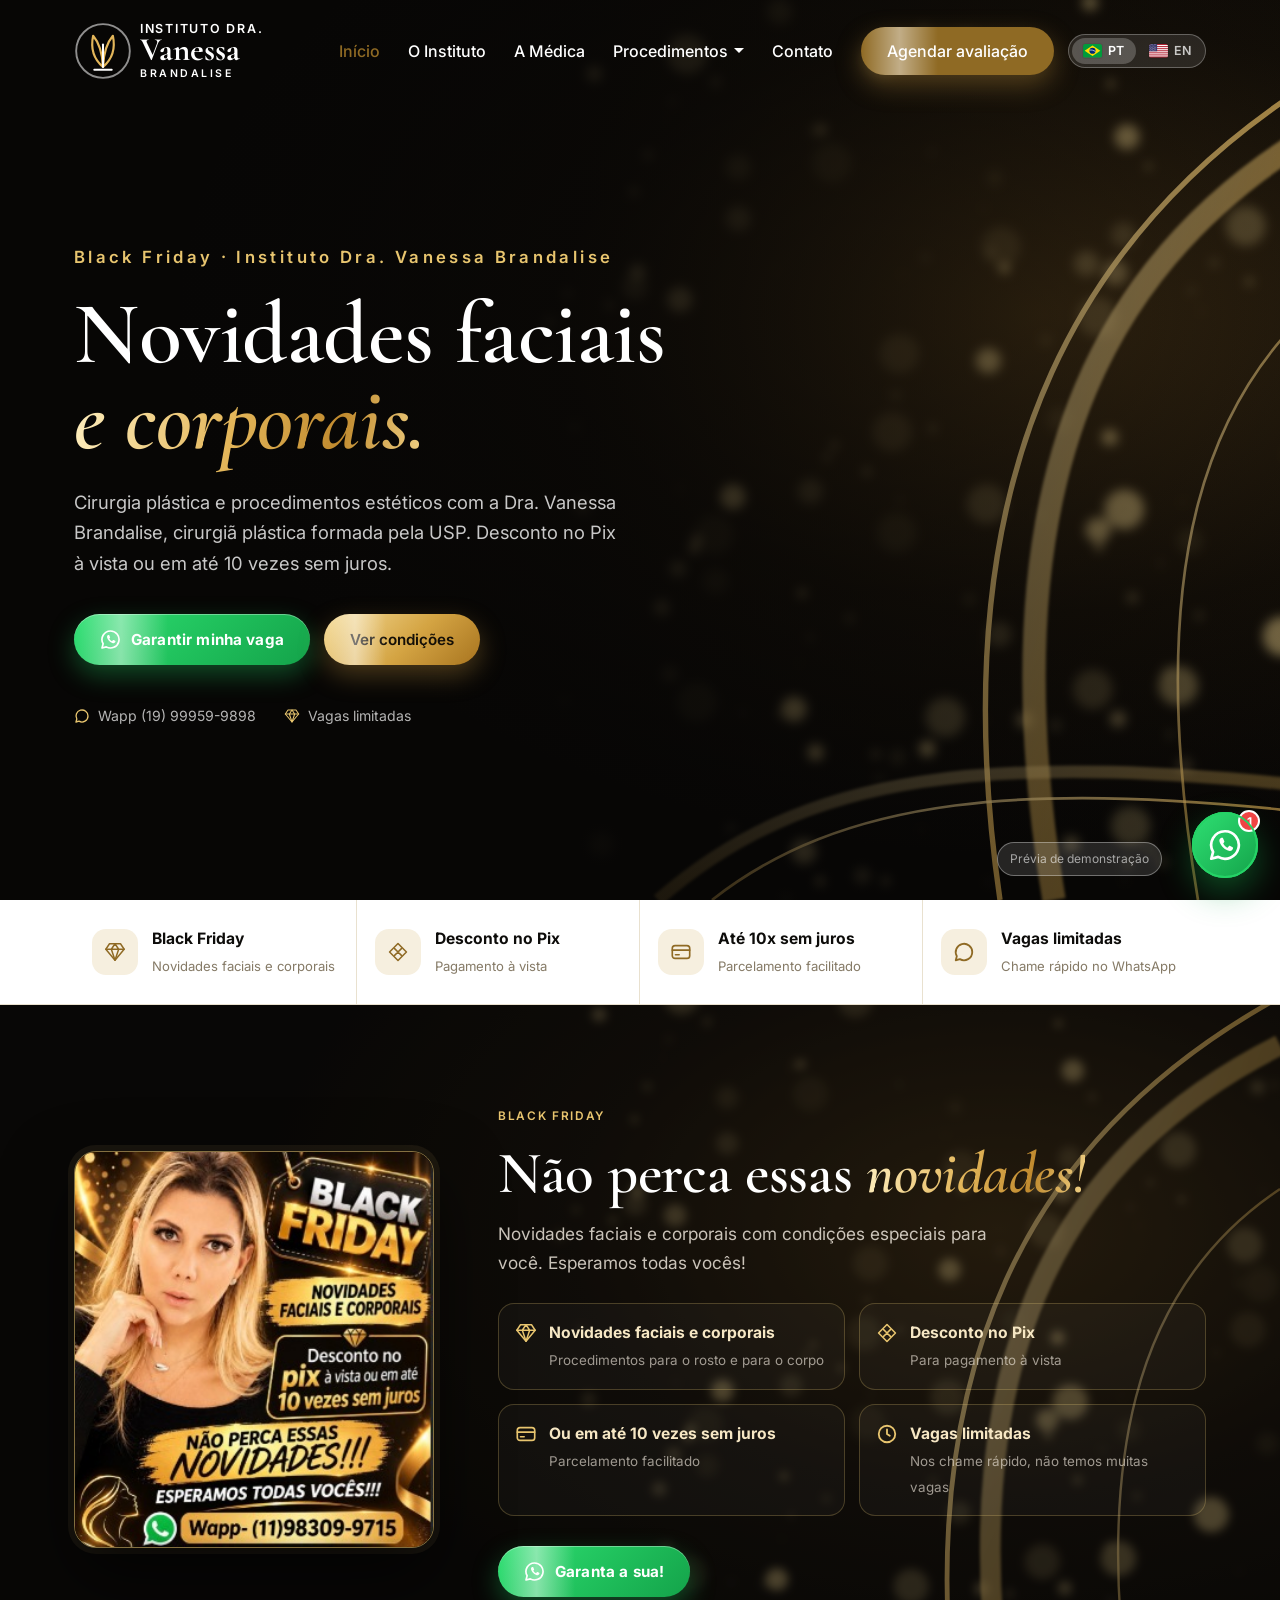
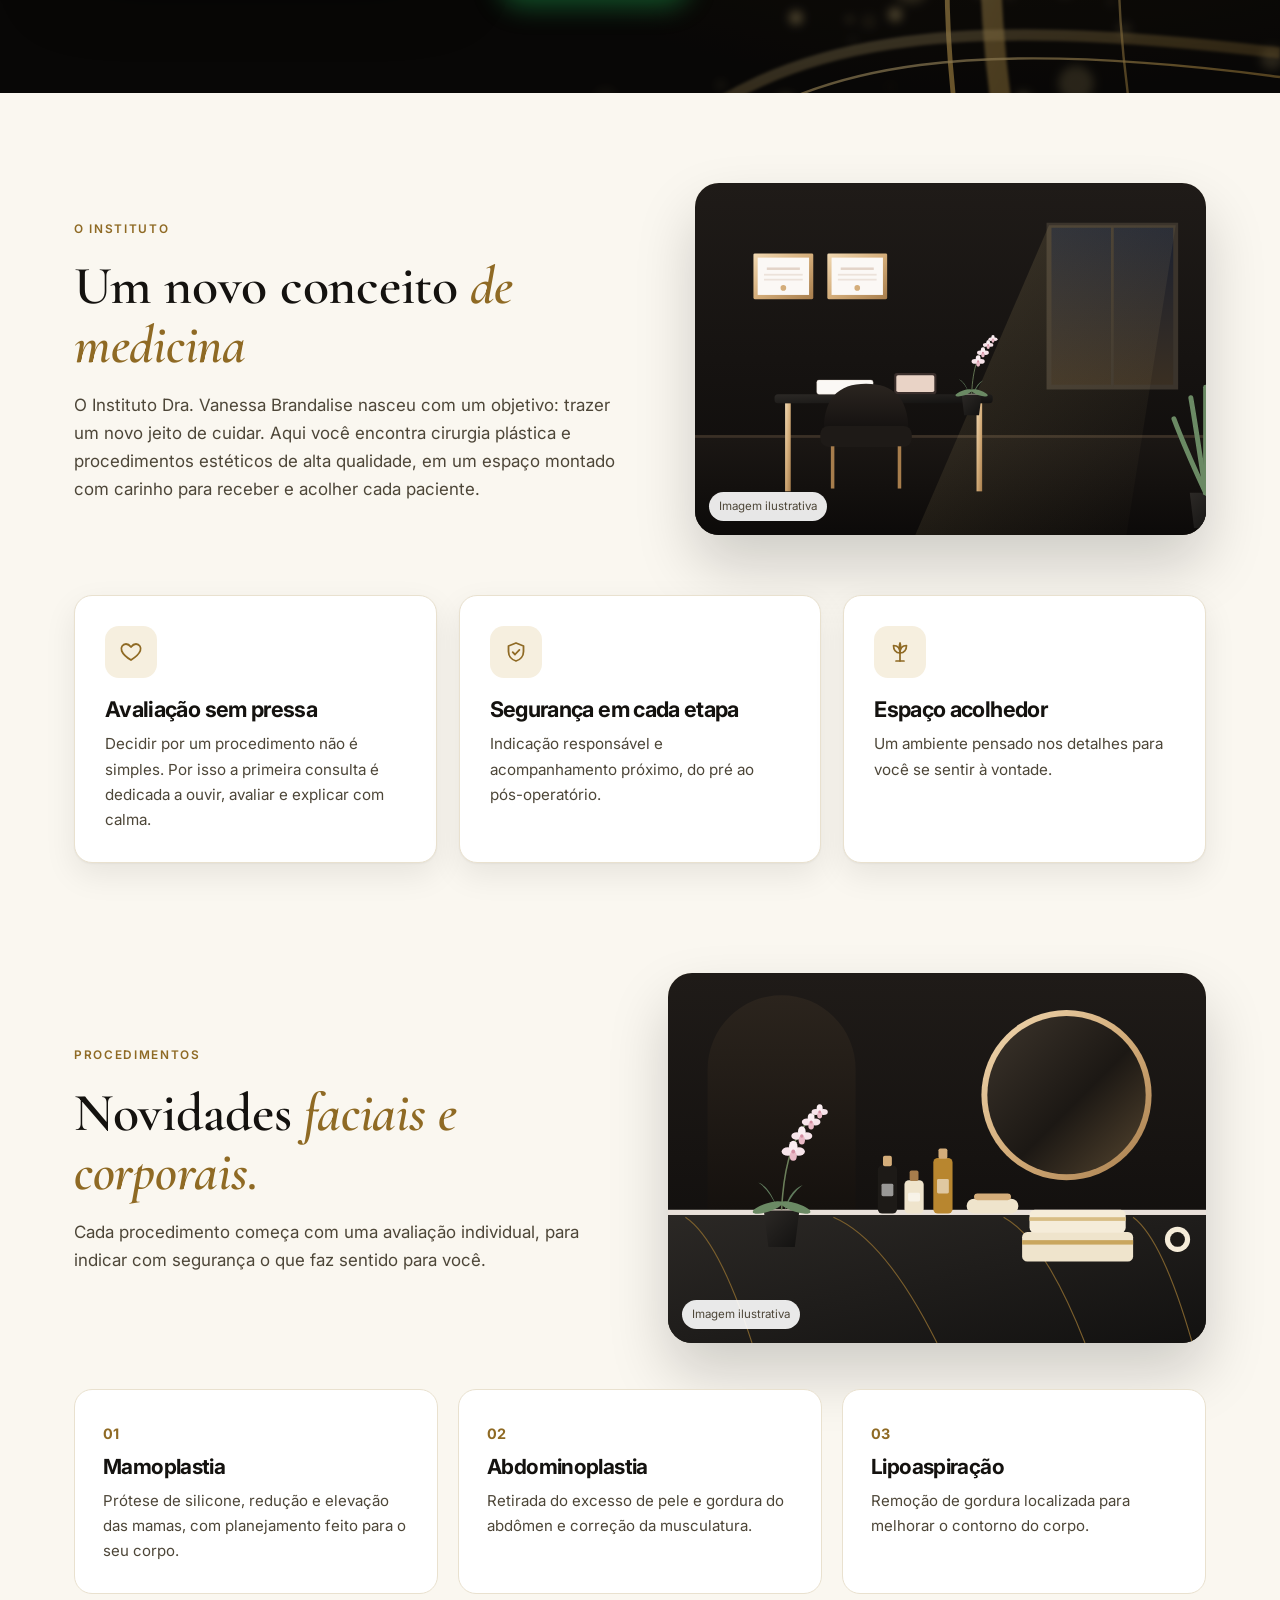
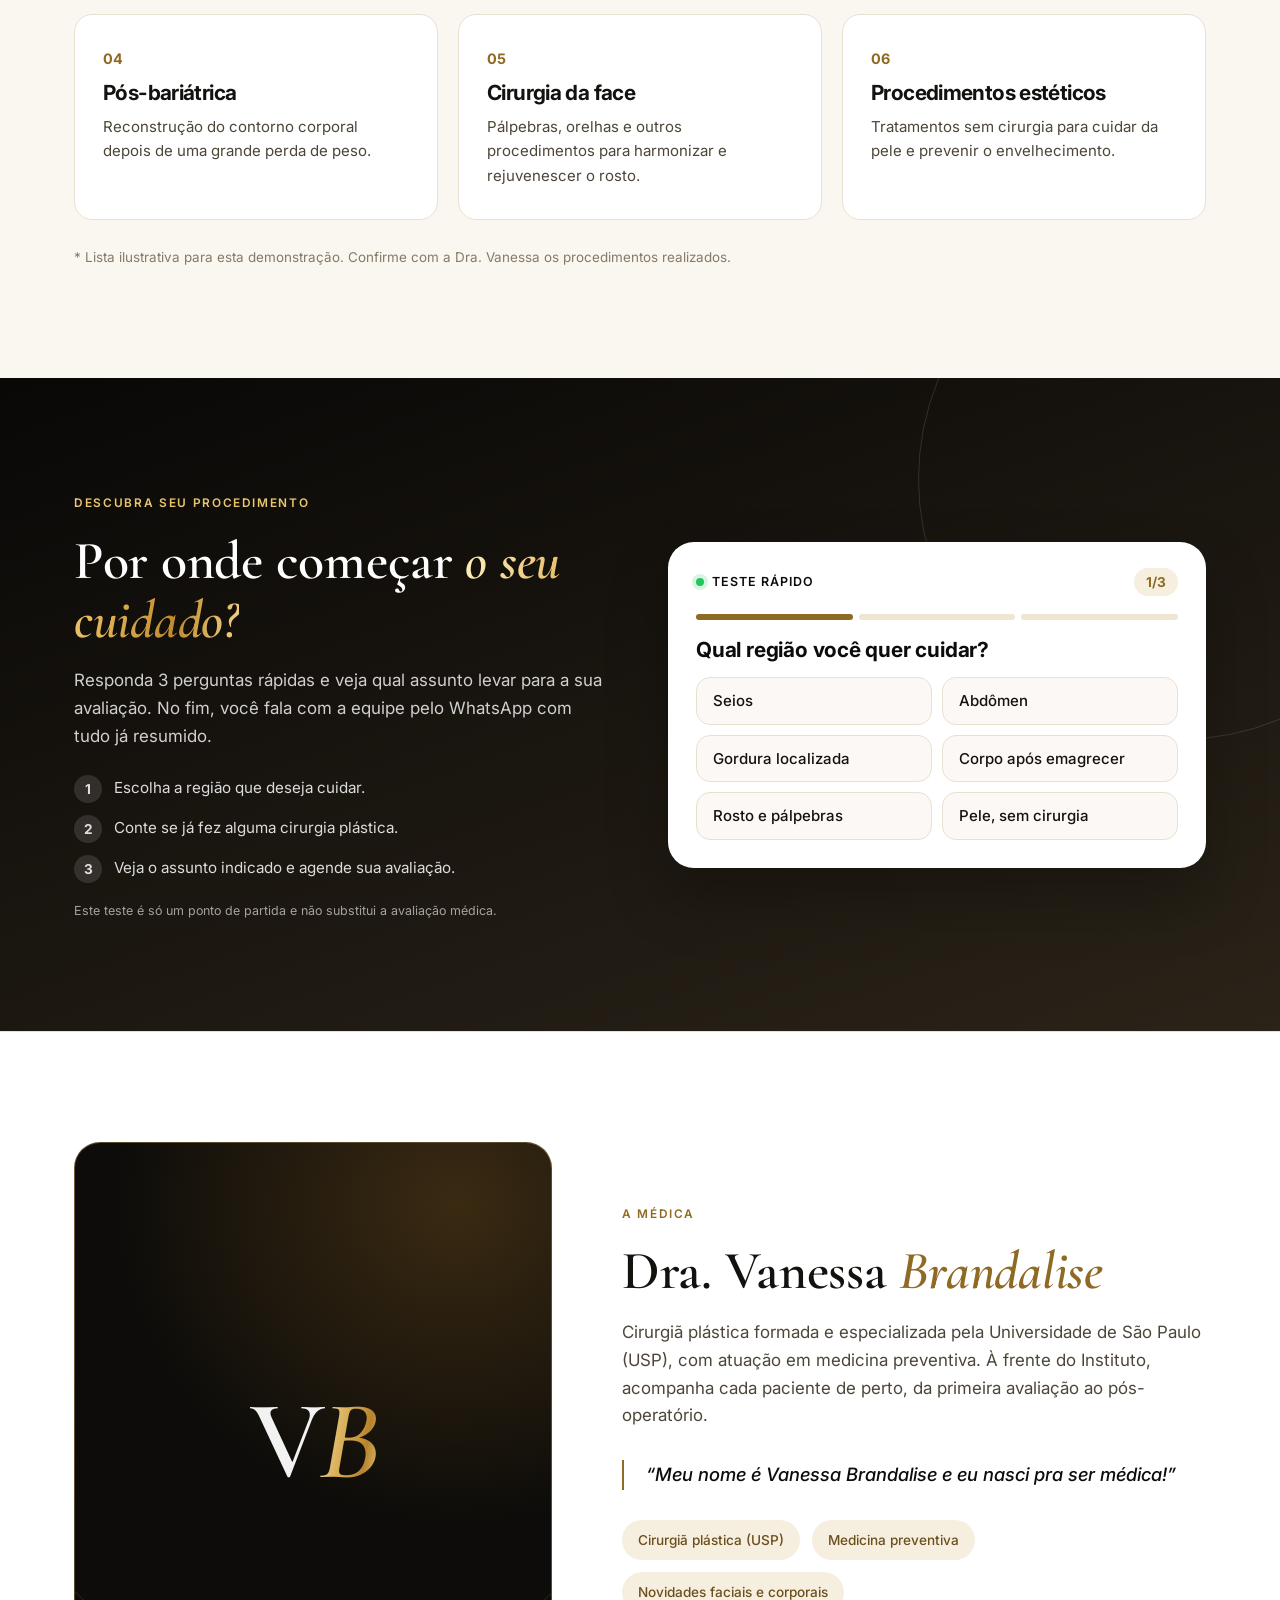
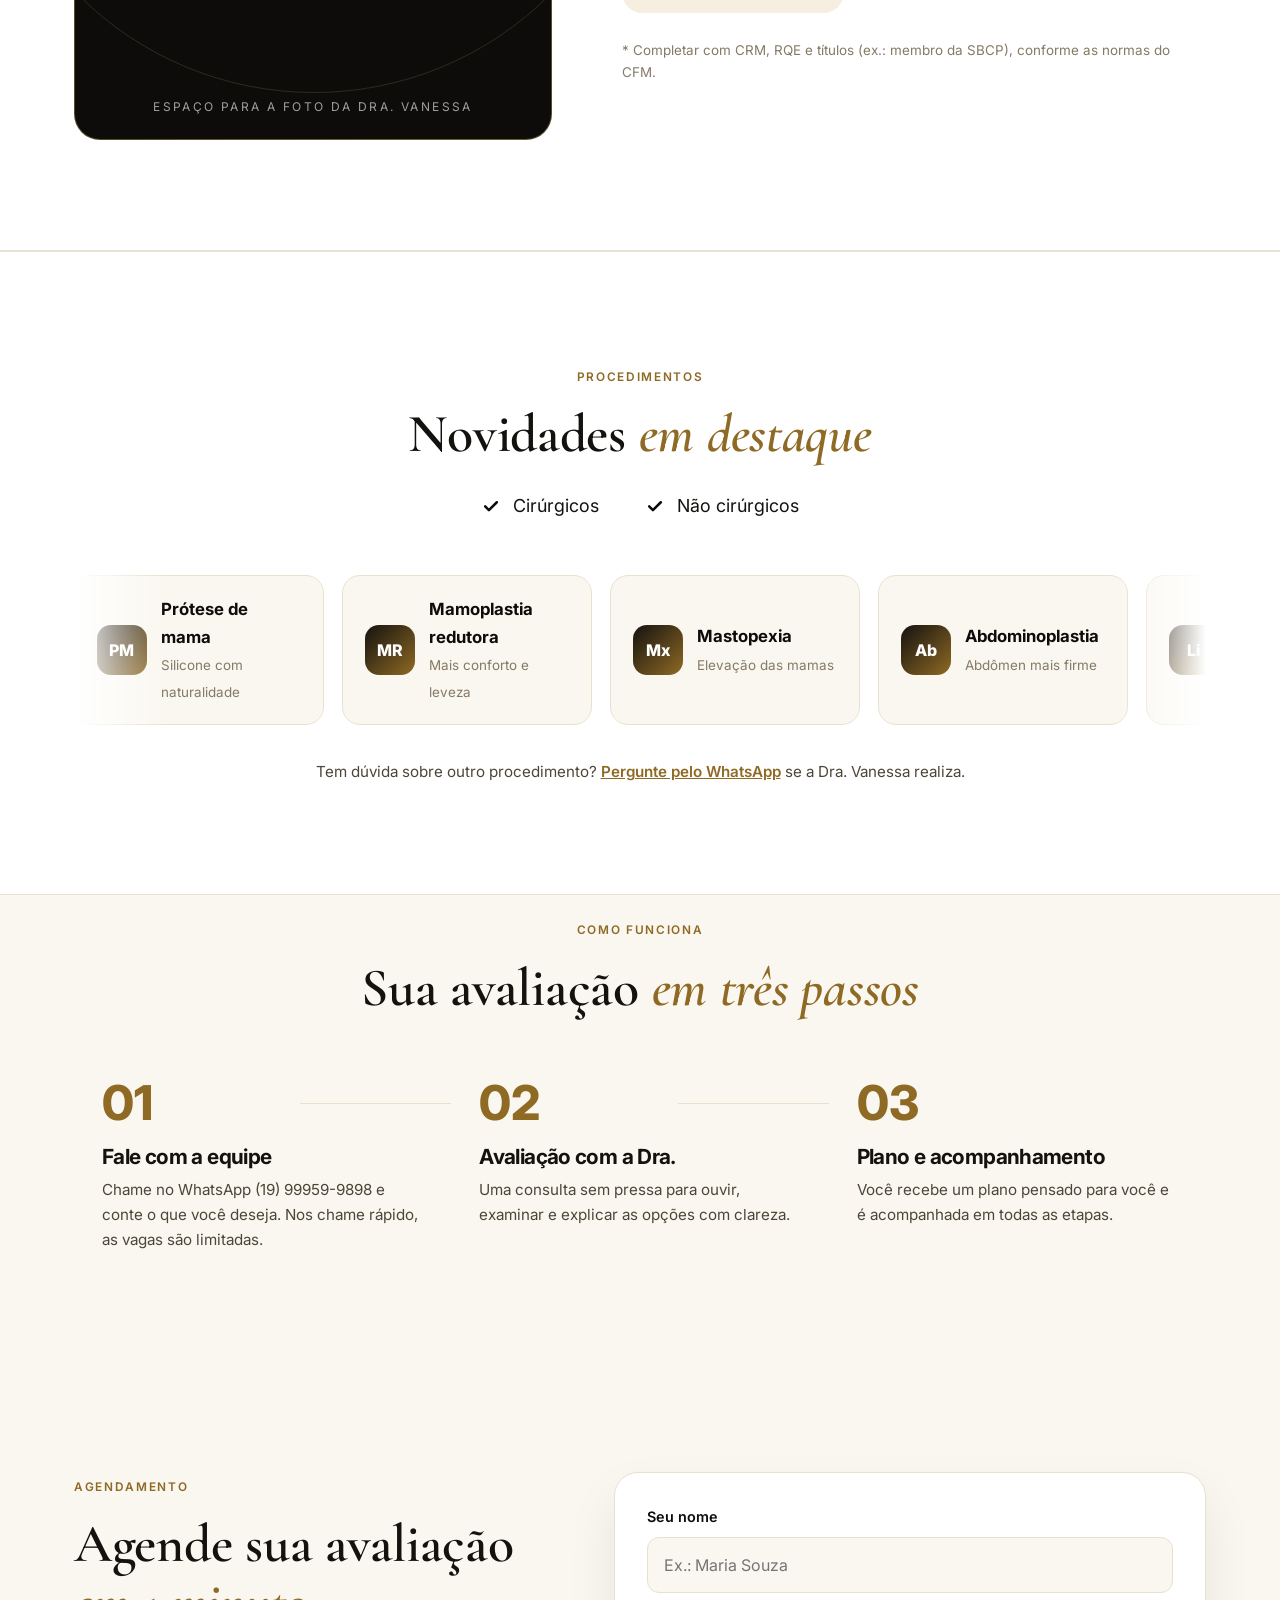
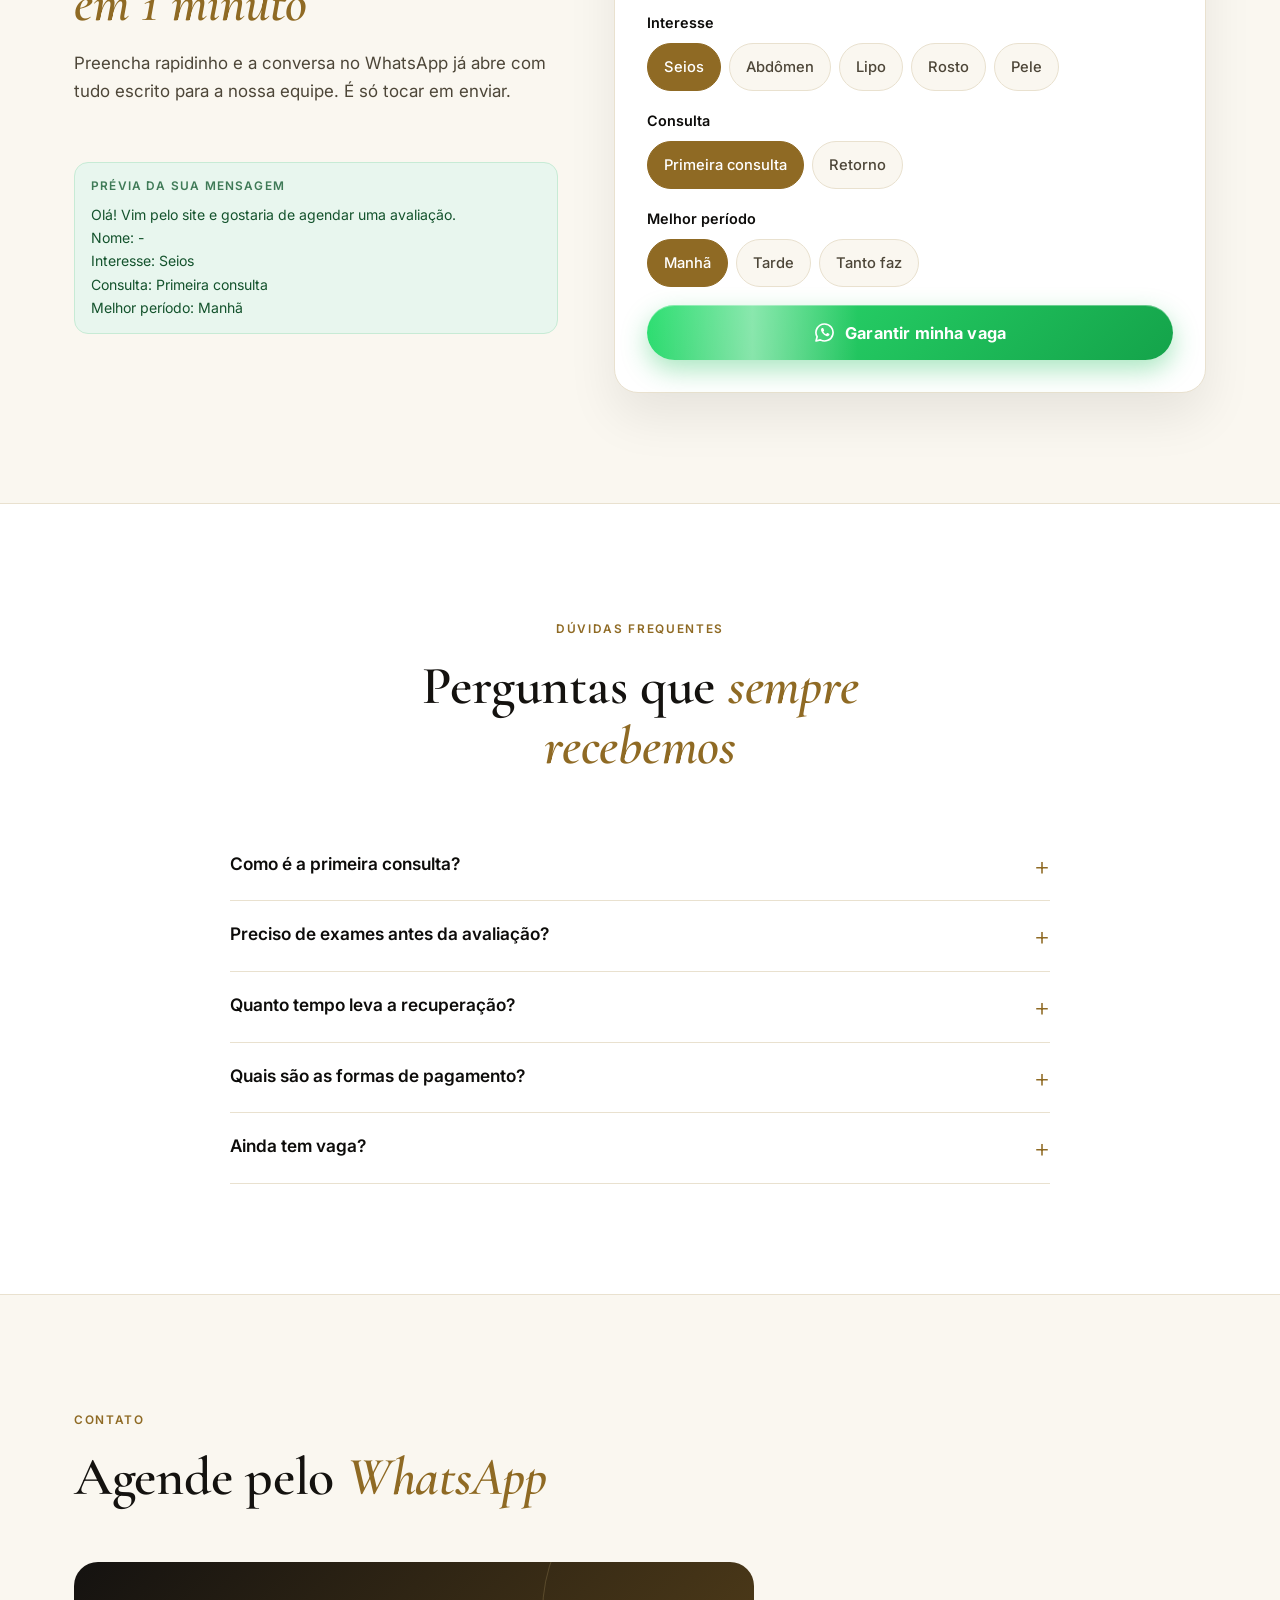
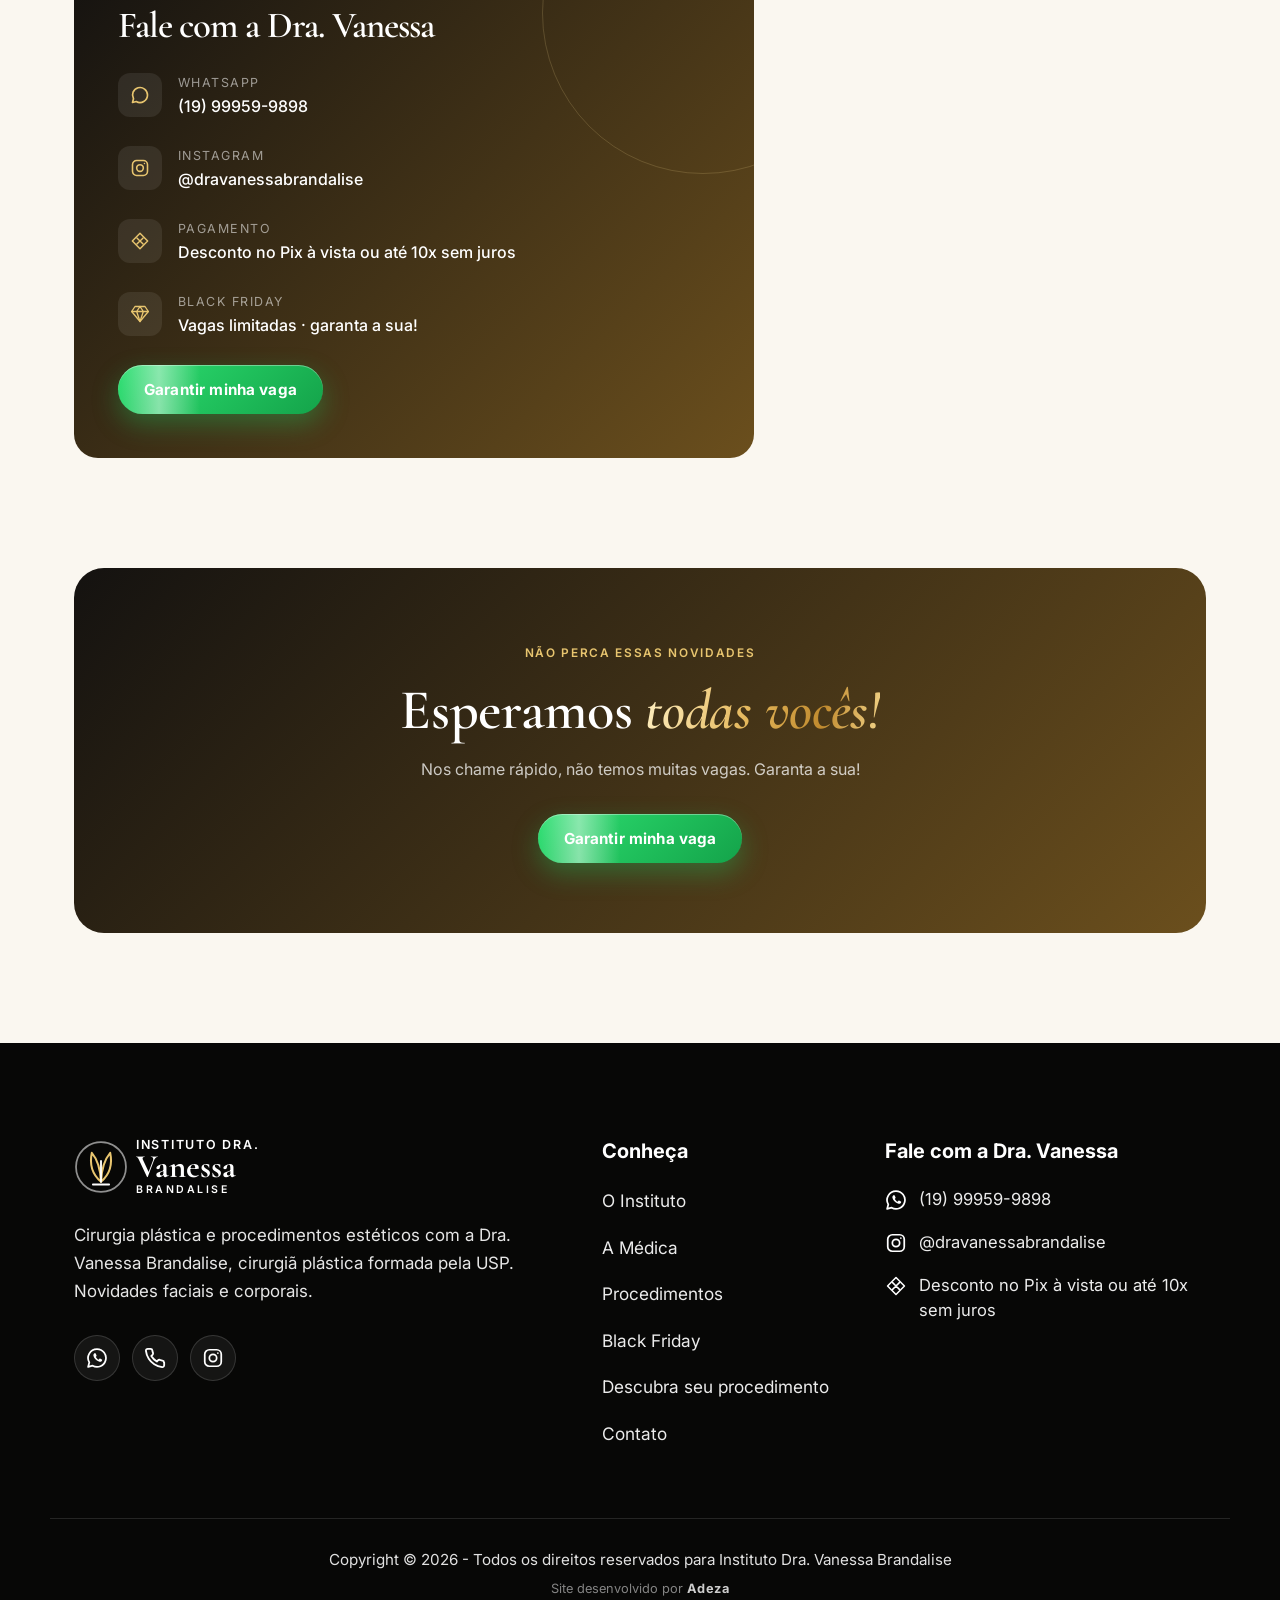
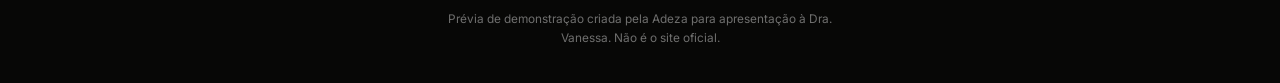
<file: instituto-vanessa-brandalise/index.html>
<!DOCTYPE html>
<html lang="pt-BR">
<head>
<meta charset="utf-8">
<meta name="viewport" content="width=device-width, initial-scale=1">
<title>Instituto Dra. Vanessa Brandalise · Cirurgia Plástica</title>
<meta name="description" content="Instituto Dra. Vanessa Brandalise: cirurgia plástica e procedimentos estéticos com a Dra. Vanessa Brandalise, cirurgiã plástica formada pela USP. Black Friday: novidades faciais e corporais.">
<meta name="robots" content="noindex, nofollow">
<link rel="preconnect" href="https://fonts.googleapis.com">
<link rel="preconnect" href="https://fonts.gstatic.com" crossorigin>
<link href="https://fonts.googleapis.com/css2?family=Cormorant+Garamond:ital,wght@0,600;0,700;1,600&family=Inter:wght@400;500;600;700;800&display=swap" rel="stylesheet">
<style>
:root{
  --ink:#14120f; --ink-2:#4d4638; --ink-3:#857a66;
  --navy:#0d0c0a; --navy-2:#1f1c17; --aqua:#c9973f; --aqua-2:#f1d58e; --gold:#c9973f;
  --bg:#faf7f0; --card:#ffffff; --line:#e9e1cf; --soft:#f6efdf;
  --r:18px; --sh:0 1px 2px rgba(13,12,10,.04),0 12px 32px rgba(13,12,10,.08);
  --serif:"Fraunces",Georgia,serif; --sans:"Inter",system-ui,sans-serif;
}
*{box-sizing:border-box}html{scroll-behavior:smooth}
body{margin:0;background:var(--bg);color:var(--ink);font:400 16px/1.65 var(--sans);-webkit-font-smoothing:antialiased}
a{color:inherit}img,svg{display:block}
h1,h2,h3{font-family:var(--serif);font-weight:400;letter-spacing:-.02em;margin:0;line-height:1.1}
p{margin:0}
.wrap{max-width:1180px;margin:0 auto;padding:0 24px}
.eyebrow{display:inline-flex;align-items:center;gap:10px;font:600 .74rem var(--sans);letter-spacing:.18em;text-transform:uppercase;color:var(--aqua)}
.eyebrow::before{content:"";width:26px;height:1px;background:currentColor}
.btn{display:inline-flex;align-items:center;gap:10px;padding:15px 26px;border-radius:999px;font:600 .95rem var(--sans);text-decoration:none;transition:transform .2s,box-shadow .2s,background .2s;cursor:pointer;border:0}
.btn:hover{transform:translateY(-2px)}
.btn-pri{background:var(--navy);color:#fff;box-shadow:0 10px 24px rgba(13,12,10,.25)}
.btn-pri:hover{background:var(--navy-2)}
.btn-wa{background:#25d366;color:#05301a;box-shadow:0 10px 24px rgba(37,211,102,.3)}
.btn-ghost{border:1px solid rgba(255,255,255,.35);color:#fff}
.btn svg{width:18px;height:18px}

/* topo */
header{position:fixed;inset:0 0 auto 0;z-index:50;transition:background .3s,box-shadow .3s,padding .3s;padding:20px 0}
header.on{background:rgba(255,255,255,.88);backdrop-filter:blur(14px);box-shadow:0 1px 0 var(--line);padding:12px 0}
.nav{display:flex;align-items:center;justify-content:space-between;gap:20px}
.logo{display:flex;align-items:center;gap:12px;text-decoration:none;color:#fff;transition:color .3s}
header.on .logo{color:var(--navy)}
.logo svg{width:40px;height:40px}
.logo b{font:400 1.15rem var(--serif);display:block;line-height:1.1}
.logo small{font:500 .66rem var(--sans);letter-spacing:.2em;text-transform:uppercase;opacity:.7}
.menu{display:flex;gap:30px;align-items:center}
.menu a{text-decoration:none;font-size:.92rem;color:rgba(255,255,255,.85);transition:color .2s}
header.on .menu a{color:var(--ink-2)}
.menu a:hover{color:var(--aqua)!important}
.menu .btn{padding:11px 20px;font-size:.86rem;color:#fff!important}
header:not(.on) .menu .btn{background:rgba(255,255,255,.14);border:1px solid rgba(255,255,255,.3);box-shadow:none}

/* hero */
.hero{position:relative;min-height:100vh;display:flex;align-items:center;overflow:hidden;color:#fff;
  background:radial-gradient(900px 600px at 78% 45%,rgba(201,151,63,.28),transparent 60%),linear-gradient(160deg,#050504 0%,#0d0c0a 55%,#1f1c17 100%)}
.hero::after{content:"";position:absolute;inset:auto 0 0 0;height:120px;background:linear-gradient(transparent,var(--bg))}
.hero .wrap{position:relative;z-index:2;display:grid;grid-template-columns:1.1fr .9fr;gap:40px;align-items:center;padding-top:120px;padding-bottom:120px}
.hero h1{font-size:clamp(2.6rem,5.6vw,4.6rem);margin:22px 0 24px}
.hero h1 em{font-style:italic;color:var(--aqua-2)}
.hero p.lead{font-size:1.15rem;color:rgba(255,255,255,.78);max-width:46ch}
.hero .acoes{display:flex;gap:14px;flex-wrap:wrap;margin-top:36px}
.hero .info{display:flex;gap:28px;flex-wrap:wrap;margin-top:44px;font-size:.88rem;color:rgba(255,255,255,.7)}
.hero .info span{display:flex;align-items:center;gap:8px}
.hero .info svg{width:16px;height:16px;color:var(--aqua-2)}
.olho{position:relative;aspect-ratio:1;max-width:460px;margin-left:auto;width:100%}
.olho .anel{position:absolute;inset:0;border-radius:50%;border:1px solid rgba(241,213,142,.25)}
.olho .anel:nth-child(2){inset:9%;border-color:rgba(241,213,142,.18)}
.olho .anel:nth-child(3){inset:18%;border-style:dashed;border-color:rgba(241,213,142,.22);animation:gira 60s linear infinite}
.olho svg.iris{position:absolute;inset:24%;width:52%;height:52%;filter:drop-shadow(0 20px 50px rgba(201,151,63,.45))}
.olho .tag{position:absolute;background:rgba(255,255,255,.1);backdrop-filter:blur(10px);border:1px solid rgba(255,255,255,.18);border-radius:14px;padding:12px 16px;font-size:.82rem;display:flex;gap:10px;align-items:center}
.olho .tag b{display:block;font-weight:600}.olho .tag small{color:rgba(255,255,255,.65)}
.olho .tag i{width:34px;height:34px;border-radius:10px;background:rgba(201,151,63,.25);display:grid;place-items:center;font-style:normal}
.olho .t1{top:8%;left:-6%}.olho .t2{bottom:10%;right:-4%}
@keyframes gira{to{transform:rotate(360deg)}}
@keyframes pulsa{0%,100%{transform:scale(1)}50%{transform:scale(1.035)}}
.pupila{transform-origin:100px 100px;animation:pulsa 5s ease-in-out infinite}

/* seções */
section{padding:110px 0}
.titulo{max-width:640px;margin-bottom:56px}
.titulo h2{font-size:clamp(2rem,3.6vw,3rem);margin:16px 0 18px}
.titulo h2 em{font-style:italic;color:var(--navy-2)}
.titulo p{color:var(--ink-2);font-size:1.06rem}
.centro{text-align:center;margin-left:auto;margin-right:auto}
.centro .eyebrow::after{content:"";width:26px;height:1px;background:currentColor}

/* pilares */
.pilares{display:grid;grid-template-columns:repeat(3,1fr);gap:22px;margin-top:-60px;position:relative;z-index:3}
.pilar{background:var(--card);border:1px solid var(--line);border-radius:var(--r);padding:30px;box-shadow:var(--sh)}
.pilar .ic{width:52px;height:52px;border-radius:14px;background:var(--soft);color:var(--navy-2);display:grid;place-items:center;margin-bottom:20px}
.pilar .ic svg{width:24px;height:24px}
.pilar h3{font-size:1.35rem;margin-bottom:10px}
.pilar p{color:var(--ink-2);font-size:.95rem}

/* serviços */
.servicos{display:grid;grid-template-columns:repeat(3,1fr);gap:20px}
.serv{position:relative;background:var(--card);border:1px solid var(--line);border-radius:var(--r);padding:30px 28px;transition:transform .25s,box-shadow .25s,border-color .25s;overflow:hidden}
.serv:hover{transform:translateY(-6px);box-shadow:var(--sh);border-color:transparent}
.serv::before{content:"";position:absolute;inset:0 0 auto 0;height:3px;background:linear-gradient(90deg,var(--aqua),var(--navy-2));transform:scaleX(0);transform-origin:left;transition:transform .35s}
.serv:hover::before{transform:scaleX(1)}
.serv .n{font:400 .9rem var(--serif);color:var(--aqua);font-style:italic}
.serv h3{font-size:1.3rem;margin:10px 0 10px}
.serv p{color:var(--ink-2);font-size:.94rem}
.nota{margin-top:26px;font-size:.84rem;color:var(--ink-3)}

/* médico */
.medico{background:var(--card);border-top:1px solid var(--line);border-bottom:1px solid var(--line)}
.medico .grid{display:grid;grid-template-columns:.9fr 1.1fr;gap:70px;align-items:center}
.foto{position:relative;aspect-ratio:4/5;border-radius:26px;overflow:hidden;background:linear-gradient(160deg,#0d0c0a,#1f1c17 60%,#6b4f1d);display:grid;place-items:center;color:#fff}
.foto .mono{font:300 7rem var(--serif);opacity:.95;letter-spacing:-.04em}
.foto .mono em{color:var(--aqua-2)}
.foto small{position:absolute;bottom:22px;left:0;right:0;text-align:center;font-size:.75rem;letter-spacing:.2em;text-transform:uppercase;opacity:.6}
.foto::after{content:"";position:absolute;width:140%;aspect-ratio:1;border:1px solid rgba(241,213,142,.15);border-radius:50%;top:-20%;left:-20%}
.medico blockquote{margin:30px 0;padding-left:22px;border-left:2px solid var(--gold);font:italic 300 1.3rem/1.5 var(--serif);color:var(--navy)}
.selos{display:flex;gap:12px;flex-wrap:wrap;margin-top:28px}
.selo{padding:9px 16px;border-radius:999px;background:var(--soft);font-size:.85rem;font-weight:500;color:var(--navy-2)}

/* convênios */
.conv{display:grid;grid-template-columns:1fr 1fr;gap:22px;max-width:860px;margin:0 auto}
.conv div{background:var(--card);border:1px solid var(--line);border-radius:var(--r);padding:34px;text-align:center}
.conv b{display:block;font:400 1.8rem var(--serif);color:var(--navy);margin:10px 0 6px}
.conv span{color:var(--ink-2);font-size:.92rem}
.conv i{font-style:normal;font-size:1.6rem}

/* passos */
.passos{display:grid;grid-template-columns:repeat(3,1fr);gap:0;counter-reset:p;position:relative}
.passo{padding:0 28px;position:relative}
.passo::before{counter-increment:p;content:"0" counter(p);display:block;font:300 3.2rem var(--serif);color:var(--aqua);margin-bottom:14px}
.passo:not(:last-child)::after{content:"";position:absolute;top:30px;right:0;width:40%;height:1px;background:var(--line)}
.passo h3{font-size:1.3rem;margin-bottom:8px}
.passo p{color:var(--ink-2);font-size:.95rem}

/* faq */
.faq{max-width:820px;margin:0 auto}
details{border-bottom:1px solid var(--line);padding:22px 0}
summary{cursor:pointer;list-style:none;display:flex;justify-content:space-between;gap:20px;font:400 1.22rem var(--serif);color:var(--navy)}
summary::-webkit-details-marker{display:none}
summary::after{content:"+";font:300 1.6rem var(--sans);color:var(--aqua);transition:transform .25s;line-height:1}
details[open] summary::after{transform:rotate(45deg)}
details p{color:var(--ink-2);margin-top:12px;max-width:68ch}

/* local + cta */
.local{display:grid;grid-template-columns:1fr 1fr;gap:26px}
.mapa{border-radius:24px;overflow:hidden;position:relative;min-height:380px;background:
  linear-gradient(0deg,rgba(13,12,10,.04),rgba(13,12,10,.04)),
  repeating-linear-gradient(0deg,transparent 0 46px,#e9e1cf 46px 48px),
  repeating-linear-gradient(90deg,transparent 0 58px,#e9e1cf 58px 60px),#f6efdf;border:1px solid var(--line)}
.mapa .rua{position:absolute;background:#fff;box-shadow:0 0 0 1px #e6d9bd}
.mapa .pin{position:absolute;left:50%;top:46%;transform:translate(-50%,-100%);display:flex;flex-direction:column;align-items:center}
.mapa .pin span{background:var(--navy);color:#fff;padding:10px 16px;border-radius:12px;font-size:.84rem;font-weight:600;white-space:nowrap;box-shadow:var(--sh)}
.mapa .pin i{width:16px;height:16px;background:var(--navy);transform:rotate(45deg);margin-top:-9px}
.mapa .pin b{width:14px;height:14px;border-radius:50%;background:var(--aqua);box-shadow:0 0 0 8px rgba(201,151,63,.25);margin-top:8px}
.mapa a{position:absolute;bottom:18px;left:18px}
.contato{background:var(--navy);color:#fff;border-radius:24px;padding:44px;display:flex;flex-direction:column;gap:26px;position:relative;overflow:hidden}
.contato::after{content:"";position:absolute;width:320px;aspect-ratio:1;border-radius:50%;border:1px solid rgba(241,213,142,.18);right:-110px;top:-110px}
.contato h3{font-size:2rem}
.linha{display:flex;gap:16px;align-items:flex-start}
.linha i{width:44px;height:44px;border-radius:12px;background:rgba(255,255,255,.08);display:grid;place-items:center;flex:none;font-style:normal}
.linha i svg{width:20px;height:20px;color:var(--aqua-2)}
.linha small{display:block;color:rgba(255,255,255,.55);font-size:.78rem;letter-spacing:.12em;text-transform:uppercase}
.linha b{font-weight:500}

.cta{margin:110px auto 0;max-width:1180px;border-radius:30px;padding:70px 40px;text-align:center;color:#fff;
  background:radial-gradient(600px 300px at 50% 0,rgba(201,151,63,.35),transparent 70%),linear-gradient(135deg,#0d0c0a,#1f1c17)}
.cta h2{font-size:clamp(2rem,4vw,3.2rem);margin:16px 0 14px}
.cta p{color:rgba(255,255,255,.75);max-width:52ch;margin:0 auto 32px}

.flutua{position:fixed;right:22px;bottom:22px;z-index:60;width:60px;height:60px;border-radius:50%;background:#25d366;display:grid;place-items:center;box-shadow:0 12px 30px rgba(37,211,102,.45);transition:transform .2s}
.flutua:hover{transform:scale(1.08)}
.flutua svg{width:30px;height:30px;color:#fff}

.rev{opacity:0;transform:translateY(26px);transition:opacity .8s ease,transform .8s ease}
.rev.vis{opacity:1;transform:none}

@media(max-width:960px){
  .hero .wrap,.medico .grid,.local{grid-template-columns:1fr}
  .olho{max-width:340px;margin:0 auto}
  .pilares,.servicos{grid-template-columns:1fr 1fr}
  .passos{grid-template-columns:1fr;gap:34px}.passo::after{display:none}
  .menu a:not(.btn){display:none}
}
@media(max-width:620px){
  .pilares,.servicos,.conv{grid-template-columns:1fr}
  section{padding:80px 0}
  .olho .tag{display:none}
}
@media(prefers-reduced-motion:reduce){*{animation:none!important;transition:none!important}.rev{opacity:1;transform:none}}

/* ===== estilo do modelo de referência ===== */
:root{--serif:"Inter",system-ui,sans-serif;--blue:#8f6a24;--blue-2:#6b4f1d;--aqua:#8f6a24;--aqua-2:#e8c56f;--navy:#0d0c0a;--navy-2:#6b4f1d}
h1,h2,h3{font-family:var(--sans);font-weight:700;letter-spacing:-.03em}
h1 em,h2 em,.titulo h2 em{font-style:normal;color:var(--blue)}
.hero h1 em{color:#fff}
.eyebrow{letter-spacing:.14em;color:var(--blue)}
.eyebrow::before{display:none}
.centro .eyebrow::after{display:none}
.btn{border-radius:999px}
.btn-pri,.menu .btn{background:var(--blue)!important;color:#fff!important;border:0!important;box-shadow:0 10px 24px rgba(201,151,63,.35)}
.btn-pri:hover{background:var(--blue-2)!important}
.menu .btn{padding:16px 34px!important;font-size:1rem!important}
header{padding:22px 0}
.menu{gap:40px}
.menu a{color:#fff!important;font-weight:500;font-size:1rem}
header.on .menu a:not(.btn){color:var(--navy)!important}
.menu a.ativo{color:var(--blue)!important}
.dd{position:relative}.dd>span{cursor:pointer;color:#fff;font-weight:500;display:flex;align-items:center;gap:6px}
header.on .dd>span{color:var(--navy)}
.dd>span::after{content:"";border:5px solid transparent;border-top-color:currentColor;margin-top:5px}
.dd ul{position:absolute;top:130%;left:-16px;list-style:none;margin:0;padding:10px;background:#fff;border-radius:14px;box-shadow:0 20px 40px rgba(8,7,6,.18);min-width:220px;opacity:0;visibility:hidden;transform:translateY(6px);transition:.2s}
.dd:hover ul{opacity:1;visibility:visible;transform:none}
.dd ul a{display:block;padding:10px 14px;border-radius:9px;color:var(--navy)!important;font-size:.92rem}
.dd ul a:hover{background:#f6efdf}
.logo{gap:8px}.logo svg{width:58px;height:58px}
.logo b{font:700 1.02rem/1 var(--sans)}
.logo .grande{font:800 1.9rem/0.95 var(--sans);letter-spacing:-.02em;display:block}
.logo small{font:600 1rem/1 var(--sans);letter-spacing:0;text-transform:none;opacity:1}
.hero{background:
  linear-gradient(90deg,rgba(10,9,8,.92) 0%,rgba(18,16,13,.78) 45%,rgba(60,52,40,.55) 100%),
  radial-gradient(700px 500px at 75% 55%,#b5a88c 0%,transparent 70%),
  linear-gradient(180deg,#d2c7ae 0%,#a6987c 55%,#776b55 100%)}
.hero::after{display:none}
.hero .wrap{grid-template-columns:1fr;padding-top:140px;padding-bottom:140px}
.hero h1{font-size:clamp(2.8rem,6.4vw,5.4rem);line-height:1.02;font-weight:800;max-width:14ch}
.hero .eyebrow{color:var(--aqua-2);font-weight:600;letter-spacing:.2em;text-transform:none;font-size:1.05rem}
.olho{position:absolute;right:4%;top:50%;transform:translateY(-50%);max-width:420px;opacity:.9}
.olho .anel{border-color:rgba(255,255,255,.22)}
.foto-aviso{position:absolute;right:24px;bottom:24px;z-index:3;font-size:.75rem;color:rgba(255,255,255,.6);border:1px dashed rgba(255,255,255,.35);padding:6px 12px;border-radius:999px}
.pilares{margin-top:60px}
.pilar .ic{background:#f6efdf;color:var(--blue)}
.serv::before{background:var(--blue)}
.serv .n{font:700 .9rem var(--sans);font-style:normal;color:var(--blue)}
.foto{background:linear-gradient(160deg,#141210,#8f6a24)}
.foto .mono{font:800 6.5rem var(--sans)}
.medico blockquote{font:500 1.15rem/1.6 var(--sans);font-style:italic;border-left-color:var(--blue)}
.selo{background:#f6efdf;color:var(--blue-2)}
.conv b{font:700 1.6rem var(--sans)}
.passo::before{font:800 3rem var(--sans);color:var(--blue)}
summary{font:600 1.08rem var(--sans)}
summary::after{color:var(--blue)}
.contato,.cta{background:linear-gradient(135deg,#141210,#6b4f1d)}
.mapa .pin span,.mapa .pin i{background:var(--blue)}
.mapa .pin b{background:#141210;box-shadow:0 0 0 8px rgba(201,151,63,.25)}
.ajuda{position:fixed;right:96px;bottom:36px;z-index:60;background:#fff;color:#111;font-weight:600;font-size:.92rem;padding:9px 14px;border-radius:8px;box-shadow:0 6px 20px rgba(0,0,0,.15)}
.flutua{width:74px;height:74px;bottom:20px}.flutua svg{width:40px;height:40px}
.hero .wrap>div:first-child{max-width:600px}
.hero .olho{position:absolute!important;left:auto!important;right:7%!important;top:52%!important;transform:translateY(-40%)!important;width:400px!important;max-width:400px;margin:0!important}
.hero .olho .tag{display:none}
.foto-aviso{right:auto;left:24px}
@media(max-width:960px){.olho{display:none}.dd{display:none}.ajuda{display:none}}

/* ===== animações refinadas ===== */
@keyframes sobe{from{opacity:0;transform:translateY(34px)}to{opacity:1;transform:none}}
@keyframes surge{from{opacity:0;transform:translateY(-40%) scale(.85)}to{opacity:.95;transform:translateY(-40%) scale(1)}}
@keyframes flutuaO{0%,100%{translate:0 0}50%{translate:0 -14px}}
@keyframes brilho{0%{transform:translateX(-120%) rotate(25deg)}60%,100%{transform:translateX(220%) rotate(25deg)}}
@keyframes onda{0%{transform:scale(.6);opacity:.6}100%{transform:scale(1.25);opacity:0}}
@keyframes olhar{0%,40%,100%{transform:translate(0,0)}50%,70%{transform:translate(9px,-4px)}80%,90%{transform:translate(-7px,3px)}}
@keyframes piscar{0%,92%,100%{transform:scaleY(1)}95%{transform:scaleY(.08)}}
.hero .eyebrow,.hero h1,.hero .lead,.hero .acoes,.hero .info{opacity:0;animation:sobe .9s cubic-bezier(.2,.7,.2,1) forwards}
.hero .eyebrow{animation-delay:.15s}.hero h1{animation-delay:.3s}.hero .lead{animation-delay:.5s}.hero .acoes{animation-delay:.65s}.hero .info{animation-delay:.8s}
.hero .wrap>div:first-child.rev{opacity:1;transform:none}
header{animation:sobe .8s ease both}
.hero .olho{animation:surge 1.2s .4s cubic-bezier(.2,.7,.2,1) both}
.hero .olho svg.iris{animation:flutuaO 6s ease-in-out infinite;transform-origin:center}
.hero .olho svg.iris .gira{transform-origin:100px 100px;animation:olhar 9s ease-in-out infinite}
.hero .olho svg.iris{overflow:visible}
.hero .olho .anel:nth-child(1),.hero .olho .anel:nth-child(2){animation:onda 4s ease-out infinite}
.hero .olho .anel:nth-child(2){animation-delay:2s}
.btn{position:relative;overflow:hidden}
.btn-wa::after,.btn-pri::after{content:"";position:absolute;top:-50%;left:0;width:40%;height:200%;background:linear-gradient(90deg,transparent,rgba(255,255,255,.45),transparent);animation:brilho 4.5s ease-in-out infinite}
.rev{transform:translateY(40px) scale(.98);filter:blur(4px);transition:opacity .9s cubic-bezier(.2,.7,.2,1),transform .9s cubic-bezier(.2,.7,.2,1),filter .9s}
.rev.vis{filter:none}
.pilar,.serv,.conv div{transition:transform .35s cubic-bezier(.2,.7,.2,1),box-shadow .35s,border-color .35s}
.pilar:hover{transform:translateY(-8px);box-shadow:0 24px 50px rgba(13,12,10,.14)}
.pilar .ic{transition:transform .4s,background .4s,color .4s}
.pilar:hover .ic,.serv:hover .n{transform:scale(1.12) rotate(-6deg)}
.pilar:hover .ic{background:var(--blue);color:#fff}
.serv .n{display:inline-block;transition:transform .35s}
.conv div:hover{transform:translateY(-6px);box-shadow:0 20px 40px rgba(13,12,10,.12)}
.flutua{animation:pulsaWa 2.6s ease-in-out infinite}
@keyframes pulsaWa{0%,100%{box-shadow:0 12px 30px rgba(37,211,102,.45),0 0 0 0 rgba(37,211,102,.45)}50%{box-shadow:0 12px 30px rgba(37,211,102,.45),0 0 0 14px rgba(37,211,102,0)}}
.ajuda{animation:sobe .6s 1.6s both}
.barra-prog{position:fixed;top:0;left:0;height:3px;background:linear-gradient(90deg,#8f6a24,#e8c56f);z-index:70;width:0}
@media(prefers-reduced-motion:reduce){.hero *{opacity:1!important}}

/* ===================== MOBILE FIRST ===================== */
.burger{display:none}
.menu-mob{display:none}
.barra-mob{display:none}
@media(max-width:960px){
  body{font-size:15.5px}
  .wrap{padding:0 20px}
  header,header.on{padding:12px 0}
  header.on{background:rgba(255,255,255,.94)}
  .logo svg{width:44px;height:44px}
  .logo b{font-size:.82rem}.logo .grande{font-size:1.45rem}.logo small{font-size:.8rem}
  .menu{display:none}
  .burger{display:grid;place-items:center;width:46px;height:46px;border-radius:14px;border:1px solid rgba(255,255,255,.3);background:rgba(255,255,255,.12);cursor:pointer;padding:0}
  header.on .burger{border-color:var(--line);background:#fff}
  .burger span{display:block;width:20px;height:2px;background:#fff;border-radius:2px;position:relative;transition:.3s}
  header.on .burger span{background:var(--navy)}
  .burger span::before,.burger span::after{content:"";position:absolute;left:0;width:20px;height:2px;background:inherit;border-radius:2px;transition:.3s}
  .burger span::before{top:-6px}.burger span::after{top:6px}
  body.aberto .burger span{background:transparent!important}
  body.aberto .burger span::before{top:0;transform:rotate(45deg);background:var(--navy)}
  body.aberto .burger span::after{top:0;transform:rotate(-45deg);background:var(--navy)}
  .menu-mob{display:flex;flex-direction:column;position:fixed;inset:0;z-index:45;background:#fff;padding:100px 24px 120px;gap:4px;opacity:0;visibility:hidden;transform:translateY(-12px);transition:.35s cubic-bezier(.2,.7,.2,1)}
  body.aberto .menu-mob{opacity:1;visibility:visible;transform:none}
  body.aberto header{background:#fff}
  body.aberto .logo{color:var(--navy)}
  .menu-mob a{display:flex;justify-content:space-between;align-items:center;padding:18px 4px;border-bottom:1px solid var(--line);text-decoration:none;font:600 1.25rem var(--sans);color:var(--navy)}
  .menu-mob a::after{content:"→";color:var(--blue);font-weight:400}
  .menu-mob .btn{margin-top:24px;justify-content:center;border:0;color:#05301a}
  .menu-mob .btn::after{display:none}
  .menu-mob small{margin-top:auto;color:var(--ink-3);font-size:.85rem;line-height:1.6}

  .hero{min-height:auto}
  .hero .wrap{padding-top:118px;padding-bottom:70px}
  .hero .wrap>div:first-child{max-width:none}
  .hero .eyebrow{font-size:.9rem}
  .hero h1{font-size:2.45rem;line-height:1.05;margin:14px 0 18px}
  .hero p.lead{font-size:1.02rem}
  .hero .acoes{flex-direction:column;gap:12px;margin-top:28px}
  .hero .acoes .btn{justify-content:center;width:100%;padding:17px 22px;font-size:1rem}
  .hero .info{flex-direction:column;gap:10px;margin-top:28px}
  .hero .info span{background:rgba(255,255,255,.08);border:1px solid rgba(255,255,255,.14);padding:10px 14px;border-radius:12px;color:#fff}
  .hero .olho{display:block!important;width:230px!important;max-width:230px!important;right:-95px!important;top:64px!important;transform:none!important;opacity:.22;animation:none!important;pointer-events:none}
  .foto-aviso{display:none}

  section{padding:64px 0}
  .titulo{margin-bottom:30px}
  .titulo h2{font-size:1.85rem;margin:10px 0 12px}
  .titulo p{font-size:1rem}
  #quem-somos .titulo{margin-top:56px!important}

  .pilares{grid-template-columns:1fr;gap:12px;margin-top:0}
  .pilar{display:grid;grid-template-columns:48px 1fr;column-gap:16px;padding:20px;box-shadow:none}
  .pilar .ic{margin:0;grid-row:span 2;width:48px;height:48px}
  .pilar h3{font-size:1.1rem;margin-bottom:4px}
  .pilar p{font-size:.92rem}

  .servicos{display:flex;overflow-x:auto;scroll-snap-type:x mandatory;gap:14px;margin:0 -20px;padding:4px 20px 18px;scrollbar-width:none}
  .servicos::-webkit-scrollbar{display:none}
  .serv{flex:0 0 82%;scroll-snap-align:start;padding:26px 22px}
  .serv:hover{transform:none}
  .deslize{display:flex!important;align-items:center;gap:8px;font-size:.84rem;color:var(--ink-3);margin-top:4px}
  .deslize i{display:inline-block;animation:dica 1.6s ease-in-out infinite;font-style:normal;color:var(--blue)}
  @keyframes dica{0%,100%{transform:translateX(0)}50%{transform:translateX(8px)}}

  .medico .grid{gap:30px}
  .foto{aspect-ratio:1/1;max-width:300px;width:100%;margin:0 auto;border-radius:22px}
  .foto .mono{font-size:5rem}
  .medico blockquote{font-size:1.02rem;margin:20px 0}
  .selos{gap:8px}.selo{font-size:.8rem;padding:8px 12px}

  .conv{grid-template-columns:1fr 1fr;gap:12px}
  .conv div{padding:22px 12px}
  .conv b{font-size:1.25rem}.conv span{font-size:.8rem;display:block;line-height:1.4}

  .passos{grid-template-columns:1fr;gap:0;border-left:2px solid var(--line);margin-left:22px}
  .passo{padding:0 0 28px 28px}
  .passo::before{position:absolute;left:-23px;top:0;width:44px;height:44px;border-radius:50%;background:var(--blue);color:#fff;font:700 .95rem var(--sans);display:grid;place-items:center;margin:0}
  .passo h3{font-size:1.1rem;padding-top:10px}
  .passo::after{display:none}

  summary{font-size:1rem;padding:4px 0}
  details{padding:16px 0}

  .local{gap:16px}
  .mapa{min-height:260px;border-radius:20px}
  .contato{padding:28px 22px;border-radius:20px}
  .contato h3{font-size:1.5rem}
  .contato .btn{width:100%;justify-content:center}
  .cta{margin-top:56px;border-radius:22px;padding:44px 22px}
  .cta h2{font-size:1.7rem}
  .cta .btn{width:100%;justify-content:center}


  .flutua,.ajuda{display:none!important}
  .barra-mob{display:grid;grid-template-columns:1fr 1.6fr;gap:10px;position:fixed;left:0;right:0;bottom:0;z-index:55;padding:10px 14px calc(10px + env(safe-area-inset-bottom));background:rgba(255,255,255,.96);backdrop-filter:blur(12px);box-shadow:0 -6px 24px rgba(8,7,6,.1);transform:translateY(110%);transition:transform .4s cubic-bezier(.2,.7,.2,1)}
  .barra-mob.on{transform:none}
  .barra-mob a{display:flex;align-items:center;justify-content:center;gap:8px;min-height:50px;border-radius:14px;text-decoration:none;font:600 .95rem var(--sans)}
  .barra-mob .lig{border:1px solid var(--line);color:var(--navy)}
  .barra-mob .wa{background:#25d366;color:#05301a}
  .barra-mob svg{width:18px;height:18px}
  body.aberto .barra-mob{transform:translateY(110%)}
}
.deslize{display:none}

/* ===== imagens ilustrativas ===== */
.hero{background:linear-gradient(90deg,rgba(7,6,5,.95) 0%,rgba(10,9,8,.88) 48%,rgba(20,17,13,.5) 100%),url("[data-uri]") center/cover no-repeat!important}
.foto-aviso{display:block!important;left:auto!important;right:24px!important;bottom:24px;background:rgba(255,255,255,.12);border-style:solid}
.qs-grid{display:grid;grid-template-columns:1.05fr .95fr;gap:56px;align-items:center;margin-top:90px}
.qs-grid .titulo{margin:0!important}
.img-card{position:relative;border-radius:24px;overflow:hidden;box-shadow:0 30px 60px rgba(13,12,10,.18);aspect-ratio:16/11;background:#efe6d2}
.img-card img{width:100%;height:100%;object-fit:cover;display:block;transition:transform 1.2s cubic-bezier(.2,.7,.2,1)}
.img-card:hover img{transform:scale(1.04)}
.img-card span{position:absolute;left:14px;bottom:14px;background:rgba(255,255,255,.9);color:var(--ink-2);font-size:.72rem;padding:5px 10px;border-radius:999px}
.serv-top{display:grid;grid-template-columns:1fr 1fr;gap:56px;align-items:center;margin-bottom:46px}
.serv-top .titulo{margin:0}
@media(max-width:960px){
  .hero{background:linear-gradient(180deg,rgba(10,9,8,.9) 0%,rgba(10,9,8,.86) 60%,rgba(10,9,8,.95) 100%),url("[data-uri]") 62% center/cover no-repeat!important}
  .foto-aviso{display:none!important}
  .qs-grid,.serv-top{grid-template-columns:1fr;gap:26px;margin-top:56px}
  .serv-top{margin-top:0;margin-bottom:26px}
  .img-card{border-radius:18px}
}

/* ===== faixa de confiança ===== */
.confianca{background:#fff;border-bottom:1px solid var(--line)}
.confianca .wrap{display:grid;grid-template-columns:repeat(4,1fr);gap:0}
.confianca div.it{display:flex;gap:14px;align-items:center;padding:26px 18px;border-right:1px solid var(--line)}
.confianca div.it:last-child{border-right:0}
.confianca i{flex:none;width:46px;height:46px;border-radius:14px;background:#f6efdf;color:var(--blue);display:grid;place-items:center;font-style:normal}
.confianca i svg{width:22px;height:22px}
.confianca b{display:block;color:var(--navy);font-size:.98rem}
.confianca small{color:var(--ink-3);font-size:.82rem}
/* ===== teste de visão ===== */
.teste{background:linear-gradient(160deg,#090807,#2a2318);color:#fff;position:relative;overflow:hidden}
.teste::before{content:"";position:absolute;width:520px;aspect-ratio:1;border-radius:50%;border:1px solid rgba(255,255,255,.12);right:-160px;top:-160px}
.teste .titulo h2,.teste .titulo p{color:#fff}.teste .titulo p{opacity:.8}.teste .titulo h2 em{color:#f1d58e}
.teste .eyebrow{color:#f1d58e}
.teste-grid{display:grid;grid-template-columns:1fr 1fr;gap:56px;align-items:center}
.cartela{background:#fff;color:#111;border-radius:22px;padding:34px 24px;text-align:center;box-shadow:0 30px 60px rgba(0,0,0,.25);min-height:330px;display:flex;flex-direction:column;justify-content:center;align-items:center;gap:18px}
.cartela .letra{font:800 6rem/1 Arial,Helvetica,sans-serif;letter-spacing:.06em;transition:font-size .4s cubic-bezier(.2,.7,.2,1),opacity .25s}
.cartela .nivel{font-size:.8rem;color:#837761;letter-spacing:.12em;text-transform:uppercase}
.opcoes{display:flex;gap:10px;flex-wrap:wrap;justify-content:center}
.opcoes button{min-width:62px;min-height:52px;border-radius:14px;border:1px solid #e6d9bd;background:#fbf8f1;font:700 1.2rem var(--sans);color:var(--navy);cursor:pointer;transition:.2s}
.opcoes button:hover{border-color:var(--blue);background:#f6efdf}
.opcoes button.ok{background:#22c55e;color:#fff;border-color:#22c55e}
.opcoes button.erro{background:#ef4444;color:#fff;border-color:#ef4444}
.teste-res{background:rgba(255,255,255,.08);border:1px solid rgba(255,255,255,.16);border-radius:18px;padding:22px;margin-top:22px}
.teste-res b{font-size:1.15rem}
.teste-passos{list-style:none;padding:0;margin:24px 0 0;display:grid;gap:12px}
.teste-passos li{display:flex;gap:12px;align-items:flex-start;color:rgba(255,255,255,.85);font-size:.95rem}
.teste-passos li span{flex:none;width:28px;height:28px;border-radius:50%;background:rgba(255,255,255,.12);display:grid;place-items:center;font-weight:700;font-size:.85rem}
.aviso-med{font-size:.78rem;color:rgba(255,255,255,.6);margin-top:18px}
/* ===== agendamento ===== */
.agenda{display:grid;grid-template-columns:.9fr 1.1fr;gap:56px;align-items:start}
.form-ag{background:#fff;border:1px solid var(--line);border-radius:24px;padding:32px;box-shadow:0 24px 50px rgba(13,12,10,.08);display:grid;gap:18px}
.form-ag label{display:grid;gap:8px;font-weight:600;font-size:.9rem;color:var(--navy)}
.form-ag input[type=text]{border:1px solid var(--line);border-radius:12px;padding:14px 16px;font:inherit;font-weight:400;font-size:1rem;background:#faf7f0}
.form-ag input[type=text]:focus{outline:none;border-color:var(--blue);box-shadow:0 0 0 4px rgba(201,151,63,.15);background:#fff}
.chips{display:flex;flex-wrap:wrap;gap:8px}
.chips input{position:absolute;opacity:0;pointer-events:none}
.chips label{display:inline-flex;font-weight:500;font-size:.92rem;color:var(--ink-2);padding:11px 16px;border:1px solid var(--line);border-radius:999px;cursor:pointer;transition:.2s;background:#faf7f0}
.chips input:checked+label{background:var(--blue);border-color:var(--blue);color:#fff}
.chips input:focus-visible+label{outline:2px solid var(--blue);outline-offset:2px}
.form-ag .btn{justify-content:center;width:100%;padding:17px;font-size:1.02rem}
.form-ag .erro-msg{color:#dc2626;font-size:.85rem;display:none}
.previa-msg{background:#e8f6ee;border-radius:14px;padding:14px 16px;font-size:.88rem;color:#14532d;white-space:pre-line;border:1px solid #c7ebd5}
.previa-msg small{display:block;color:#3f7a57;font-size:.74rem;margin-bottom:6px;text-transform:uppercase;letter-spacing:.1em;font-weight:600}
@media(max-width:960px){
  .confianca .wrap{grid-template-columns:1fr 1fr;padding:0}
  .qs-grid{margin-top:40px!important}
  .confianca div.it{padding:16px 14px;border-bottom:1px solid var(--line);gap:10px}
  .confianca div.it:nth-child(2n){border-right:0}
  .confianca i{width:38px;height:38px;border-radius:11px}
  .confianca b{font-size:.86rem}.confianca small{font-size:.74rem}
  .teste-grid,.agenda{grid-template-columns:1fr;gap:28px}
  .cartela{min-height:280px;padding:28px 16px}
  .form-ag{padding:22px;border-radius:20px}
}

/* ===== teste de visão v2 ===== */
.cartela{display:block!important;min-height:0!important;padding:26px 28px 28px!important;text-align:left!important;border-radius:26px!important;position:relative}
.c-top{display:flex;justify-content:space-between;align-items:center}
.c-tag{display:inline-flex;align-items:center;gap:8px;font:600 .78rem var(--sans);letter-spacing:.08em;text-transform:uppercase;color:var(--navy)}
.c-tag i{width:8px;height:8px;border-radius:50%;background:#22c55e;box-shadow:0 0 0 4px rgba(34,197,94,.18)}
.c-niv{font:700 .85rem var(--sans);color:var(--blue);background:#f6efdf;padding:6px 12px;border-radius:999px}
.c-prog{display:grid;grid-template-columns:repeat(8,1fr);gap:6px;margin:18px 0 8px}
.c-prog i{height:6px;border-radius:6px;background:#efe6d2;transition:background .4s}
.c-prog i.feito{background:#22c55e}.c-prog i.atual{background:var(--blue)}.c-prog i.errou{background:#ef4444}
.c-arena{display:grid;grid-template-columns:64px 1fr 64px;grid-template-rows:64px 170px 64px;gap:10px;align-items:center;justify-items:center;max-width:360px;margin:12px auto 0}
.c-arena button{width:64px;height:64px;border-radius:18px;border:1px solid #e6d9bd;background:#fbf8f1;color:var(--navy);display:grid;place-items:center;cursor:pointer;transition:transform .15s,background .2s,border-color .2s,color .2s}
.c-arena button svg{width:26px;height:26px}
.c-arena button:hover{background:#f6efdf;border-color:var(--blue);color:var(--blue)}
.c-arena button:active{transform:scale(.94)}
.c-arena button.ok{background:#22c55e;border-color:#22c55e;color:#fff}
.c-arena button.erro{background:#ef4444;border-color:#ef4444;color:#fff;animation:treme .35s}
@keyframes treme{25%{transform:translateX(-5px)}75%{transform:translateX(5px)}}
.b-up{grid-column:2;grid-row:1}.b-left{grid-column:1;grid-row:2}.b-right{grid-column:3;grid-row:2}.b-down{grid-column:2;grid-row:3}
.c-alvo{grid-column:2;grid-row:2;width:100%;height:100%;display:grid;place-items:center;border-radius:22px;background:radial-gradient(circle,#fff 55%,#f8f3e8 100%);border:1px dashed #e6d9bd}
.c-alvo svg{display:block;transition:width .45s cubic-bezier(.2,.7,.2,1),height .45s cubic-bezier(.2,.7,.2,1),transform .35s cubic-bezier(.2,.7,.2,1),opacity .2s}
.c-dica{text-align:center;color:var(--ink-3);font-size:.9rem;margin-top:16px}
.c-dica b{color:var(--navy)}
.c-fim{text-align:center;padding:10px 0 4px}
.c-placar{position:relative;width:130px;height:130px;margin:6px auto 14px}
.c-placar svg{width:100%;height:100%}
.c-placar circle#tArco{transition:stroke-dashoffset 1.2s cubic-bezier(.2,.7,.2,1)}
.c-placar b{position:absolute;inset:0;display:grid;place-items:center;font:800 1.9rem var(--sans);color:var(--navy)}
.c-fim h3{font-size:1.3rem;color:var(--navy);margin-bottom:6px}
.c-fim p{color:var(--ink-2);font-size:.95rem;max-width:40ch;margin:0 auto}
.c-acoes{display:flex;gap:10px;justify-content:center;flex-wrap:wrap;margin-top:20px}
.c-denovo{background:#f8f3e8;color:var(--navy)}
.teste .teste-res{display:none}
@media(max-width:960px){
  .cartela{padding:22px 18px 22px!important}
  .c-arena{grid-template-columns:58px 1fr 58px;grid-template-rows:58px 150px 58px;gap:8px}
  .c-arena button{width:58px;height:58px;border-radius:16px}
  .c-acoes .btn{width:100%;justify-content:center}
}

/* ===== convênios que atendemos ===== */
.conv-sec{background:#fff;border-top:1px solid var(--line);border-bottom:1px solid var(--line)}
.conv-sec .titulo h2{font-size:clamp(2rem,4vw,3.2rem)}
.cv-lista{list-style:none;padding:0;margin:0 auto 46px;display:grid;grid-template-columns:repeat(2,max-content);justify-content:center;gap:14px 46px}
.cv-lista li{display:flex;align-items:center;gap:12px;font-size:1.12rem;color:var(--ink)}
.cv-lista svg{width:20px;height:20px;color:var(--navy);flex:none}
.cv-carrossel{display:grid;grid-template-columns:52px 1fr 52px;align-items:center;gap:12px}
.cv-seta{width:48px;height:48px;border-radius:50%;border:1px solid var(--line);background:#fff;color:var(--navy);display:grid;place-items:center;cursor:pointer;transition:.2s}
.cv-seta:hover{border-color:var(--blue);color:var(--blue)}
.cv-seta svg{width:22px;height:22px}
.cv-seta[hidden]{visibility:hidden;display:grid}
.cv-trilho{display:flex;gap:18px;overflow-x:auto;scroll-snap-type:x mandatory;scroll-behavior:smooth;scrollbar-width:none;padding:6px 2px;justify-content:safe center}
.cv-trilho::-webkit-scrollbar{display:none}
.cv-card{flex:0 0 250px;scroll-snap-align:start;display:flex;align-items:center;gap:14px;padding:20px 22px;border:1px solid var(--line);border-radius:18px;background:#faf7f0;transition:transform .3s,box-shadow .3s,border-color .3s}
.cv-card:hover{transform:translateY(-4px);box-shadow:0 16px 30px rgba(13,12,10,.1);border-color:transparent;background:#fff}
.cv-ini{flex:none;width:50px;height:50px;border-radius:14px;background:linear-gradient(135deg,#141210,#8f6a24);color:#fff;display:grid;place-items:center;font:800 1.3rem var(--sans)}
.cv-card b{display:block;color:var(--navy);font-size:1.05rem}
.cv-card small{color:var(--ink-3);font-size:.84rem}
.cv-outro{border-style:dashed;background:#fff}
.cv-outro .cv-ini{background:#f6efdf;color:var(--blue)}
.cv-nota{text-align:center;margin-top:26px;color:var(--ink-2);font-size:.95rem}
.cv-nota a{color:var(--blue);font-weight:600}
@media(max-width:960px){
  .cv-lista{grid-template-columns:repeat(2,max-content);gap:12px 28px;margin-bottom:30px}
  .cv-lista li{font-size:1rem}
  .cv-carrossel{grid-template-columns:1fr}
  .cv-seta{display:none!important}
  .cv-trilho{margin:0 -20px;padding:6px 20px;justify-content:flex-start}
  .cv-card{flex-basis:78%}
}

.cv-faixa{position:relative;display:flex;overflow:hidden;gap:18px;padding:8px 0;-webkit-mask-image:linear-gradient(90deg,transparent,#000 8%,#000 92%,transparent);mask-image:linear-gradient(90deg,transparent,#000 8%,#000 92%,transparent)}
.cv-mover{flex:none;display:flex;gap:18px;min-width:100%;animation:passa 28s linear infinite}
.cv-faixa:hover .cv-mover{animation-play-state:paused}
@keyframes passa{from{transform:translateX(0)}to{transform:translateX(calc(-100% - 18px))}}
.cv-faixa .cv-card{flex:0 0 250px}
@media(max-width:960px){.cv-faixa{margin:0 -20px}.cv-faixa .cv-card{flex-basis:220px;padding:16px 18px}.cv-mover{animation-duration:22s}}
@media(prefers-reduced-motion:reduce){.cv-mover{animation:none!important}}

/* ===== WhatsApp refinado ===== */
.wa-ic{width:20px;height:20px;flex:none}
.btn-wa{background:linear-gradient(135deg,#2fe073 0%,#1fbf5b 55%,#14a34a 100%)!important;color:#fff!important;box-shadow:0 10px 26px rgba(31,191,91,.38),inset 0 1px 0 rgba(255,255,255,.35)!important;border:0!important;font-weight:700!important;letter-spacing:.01em}
.btn-wa:hover{box-shadow:0 14px 32px rgba(31,191,91,.5),inset 0 1px 0 rgba(255,255,255,.35)!important}
.btn-wa .wa-ic{width:21px;height:21px}
.barra-mob .wa{background:linear-gradient(135deg,#2fe073,#14a34a)!important;color:#fff!important;font-weight:700}
.barra-mob .wa .wa-ic{width:20px;height:20px}
.flutua,.ajuda{display:none!important}
.wa-box{position:fixed;right:22px;bottom:22px;z-index:60;display:flex;flex-direction:column;align-items:flex-end;gap:14px}
.wa-fab{position:relative;width:66px;height:66px;border-radius:50%;border:0;cursor:pointer;color:#fff;display:grid;place-items:center;background:linear-gradient(135deg,#2fe073,#14a34a);box-shadow:0 14px 34px rgba(20,163,74,.45);transition:transform .25s cubic-bezier(.2,.7,.2,1)}
.wa-fab:hover{transform:scale(1.07) rotate(-4deg)}
.wa-fab .wa-ic{width:34px;height:34px}
.wa-fab::before,.wa-fab::after{content:"";position:absolute;inset:0;border-radius:50%;border:2px solid #25d366;animation:anelWa 2.4s ease-out infinite;pointer-events:none}
.wa-fab::after{animation-delay:1.2s}
@keyframes anelWa{0%{transform:scale(1);opacity:.6}100%{transform:scale(1.6);opacity:0}}
.wa-badge{position:absolute;top:-2px;right:-2px;width:22px;height:22px;border-radius:50%;background:#ef4444;color:#fff;font:700 .75rem var(--sans);display:grid;place-items:center;border:2px solid #fff;transition:transform .3s}
.wa-box.lido .wa-badge{transform:scale(0)}
.wa-card{position:relative;width:300px;background:#fff;border-radius:20px;box-shadow:0 24px 60px rgba(8,7,6,.22);overflow:hidden;transform-origin:bottom right;opacity:0;transform:translateY(12px) scale(.92);pointer-events:none;transition:opacity .35s,transform .45s cubic-bezier(.2,.9,.25,1.2)}
.wa-box.aberto .wa-card{opacity:1;transform:none;pointer-events:auto}
.wa-head{display:flex;gap:12px;align-items:center;padding:16px 18px;background:linear-gradient(135deg,#0d0c0a,#6b4f1d);color:#fff}
.wa-av{width:44px;height:44px;border-radius:50%;background:rgba(255,255,255,.14);display:grid;place-items:center;flex:none}
.wa-av svg{width:30px;height:30px}
.wa-head b{display:block;font-size:.98rem}
.wa-head small{display:flex;align-items:center;gap:6px;font-size:.78rem;opacity:.85}
.wa-head small i{width:8px;height:8px;border-radius:50%;background:#2fe073;box-shadow:0 0 0 3px rgba(47,224,115,.25)}
.wa-x{position:absolute;top:10px;right:10px;width:28px;height:28px;border-radius:50%;border:0;background:rgba(255,255,255,.18);color:#fff;font-size:1.2rem;line-height:1;cursor:pointer;z-index:2}
.wa-msg{margin:16px 16px 0;background:#f0f5ef;border-radius:4px 16px 16px 16px;padding:12px 14px;font-size:.92rem;color:#1f2a24;line-height:1.5;position:relative}
.wa-cta{display:flex;align-items:center;justify-content:center;gap:9px;margin:14px 16px 16px;padding:13px;border-radius:12px;text-decoration:none;color:#fff;font-weight:700;font-size:.95rem;background:linear-gradient(135deg,#2fe073,#14a34a);box-shadow:0 8px 20px rgba(20,163,74,.3)}
@media(max-width:960px){.wa-box{display:none}}
@media(prefers-reduced-motion:reduce){.wa-fab::before,.wa-fab::after{animation:none}}

/* ===== rodapé ===== */
.rodape{background:#070706;color:#fff;padding:96px 0 0;position:relative}
.rd-grid{display:grid;grid-template-columns:1.25fr .55fr .85fr;gap:56px;padding-bottom:70px}
.rd-logo{color:#fff!important;margin-bottom:26px}
.rd-logo svg{width:54px;height:54px}
.rd-marca p{color:rgba(255,255,255,.9);font-size:1.06rem;line-height:1.65;max-width:500px;margin:0 0 30px}
.rd-redes{display:flex;gap:12px}
.rd-redes a{width:46px;height:46px;border-radius:50%;display:grid;place-items:center;color:#fff;background:rgba(255,255,255,.06);border:1px solid rgba(255,255,255,.14);transition:background .25s,transform .25s,border-color .25s}
.rd-redes a:hover{background:#8f6a24;border-color:#8f6a24;transform:translateY(-3px)}
.rd-redes svg{width:22px;height:22px}
.rd-col{display:flex;flex-direction:column;gap:18px}
.rd-col h4{margin:0 0 6px;font:700 1.25rem var(--sans);color:#fff}
.rd-col>a{color:rgba(255,255,255,.92);text-decoration:none;font-size:1.08rem;width:max-content;position:relative;transition:color .2s}
.rd-col>a::after{content:"";position:absolute;left:0;bottom:-3px;height:1.5px;width:0;background:#e8c56f;transition:width .25s}
.rd-col>a:hover{color:#fff}.rd-col>a:hover::after{width:100%}
.rd-info .rd-item{display:flex;gap:12px;align-items:flex-start;color:rgba(255,255,255,.92);text-decoration:none;font-size:1.04rem;line-height:1.5;width:auto}
.rd-info .rd-item::after{display:none}
.rd-item svg{width:22px;height:22px;flex:none;margin-top:2px;color:#fff}
.rd-info a.rd-item:hover span{color:#fff;text-decoration:underline;text-underline-offset:3px;text-decoration-color:rgba(232,197,111,.7)}
.rd-base{border-top:1px solid rgba(255,255,255,.12);padding:28px 20px 34px;display:flex;flex-direction:column;align-items:center;gap:6px;text-align:center}
.rd-base span{color:rgba(255,255,255,.88);font-size:.95rem}
.rd-base small{color:rgba(255,255,255,.5);font-size:.8rem}
.rd-base small b{color:rgba(255,255,255,.8);font-weight:700;letter-spacing:.04em}
@media(max-width:960px){
  .rodape{padding-top:64px}
  .rd-grid{grid-template-columns:1fr;gap:40px;padding-bottom:44px}
  .rd-marca p{font-size:1rem}
  .rd-col{gap:14px}
  .rd-col>a{font-size:1.02rem}
  .rd-base{padding:24px 20px 110px}
  .rd-base span{font-size:.85rem}
}

/* ===== idioma PT / EN ===== */
.lang{display:inline-flex;align-items:center;gap:2px;padding:3px;border-radius:999px;border:1px solid var(--line);background:#fff}
.lang button{display:flex;align-items:center;gap:6px;padding:6px 11px;border:0;border-radius:999px;background:transparent;font:600 .78rem/1 var(--sans);letter-spacing:.02em;color:var(--ink-3);cursor:pointer;transition:background .2s,color .2s}
.lang button:hover{color:var(--navy)}
.lang button.on{background:#f6efdf;color:var(--navy)}
.lang svg{width:19px;height:13.5px;border-radius:2.5px;box-shadow:0 0 0 1px rgba(0,0,0,.08);flex:none}
header:not(.on) .lang-top{background:rgba(255,255,255,.1);border-color:rgba(255,255,255,.28)}
header:not(.on) .lang-top button{color:rgba(255,255,255,.75)}
header:not(.on) .lang-top button:hover{color:#fff}
header:not(.on) .lang-top button.on{background:rgba(255,255,255,.22);color:#fff}
.menu .lang-top{margin-left:-14px}
.menu-mob .lang-mob{align-self:flex-start;margin-top:22px}
.menu-mob .lang-mob button{padding:7px 12px;font-size:.8rem}
.menu-mob .lang-mob+.btn{margin-top:18px}
.menu{gap:28px}
.menu>a,.menu .dd>span{white-space:nowrap}
.menu .btn{padding:14px 26px!important}
@media(max-width:1240px){.menu{gap:20px}.menu>a,.menu .dd>span{font-size:.92rem}.menu .btn{padding:12px 20px!important;font-size:.92rem!important}.menu .lang-top{margin-left:-6px}.lang-top button{padding:6px 9px}}
@media(max-width:1080px){.menu .dd{display:none}}

/* ===== mapa do Google ===== */
.mapa-col{display:flex;flex-direction:column;gap:12px;min-width:0}
.mapa-g{flex:1;min-height:400px;background:#efe6d2;border:1px solid var(--line);box-shadow:var(--sh)}
.mapa-g iframe{position:absolute;inset:0;width:100%;height:100%;border:0;display:block}
.mapa-link{align-self:flex-start;display:inline-flex;align-items:center;gap:8px;padding:10px 16px;border-radius:999px;background:#fff;border:1px solid var(--line);color:var(--navy);font-weight:600;font-size:.92rem;text-decoration:none;transition:border-color .2s,color .2s}
.mapa-link:hover{border-color:var(--blue);color:var(--blue)}
.mapa-link svg{width:18px;height:18px}.mapa-link .seta{width:15px;height:15px;opacity:.6}
@media(max-width:960px){.mapa-g{min-height:320px}}
/* atalhos do menu não ficam embaixo do cabeçalho */
html{scroll-padding-top:96px}
#quem-somos{scroll-margin-top:30px}
@media(max-width:960px){html{scroll-padding-top:84px}#quem-somos{scroll-margin-top:0}}

/* logos dos convênios */
.cv-marca{flex-direction:column;justify-content:center;align-items:center;gap:8px;background:#fff}
.cv-logo{display:block;width:150px;height:50px;background:center/contain no-repeat}

.cv-marca small{font-size:.8rem}
@media(max-width:960px){.cv-logo{width:128px;height:43px}}

/* ===== ajustes do Lucas ===== */
/* primeira seção ocupa exatamente a altura da tela */
.hero{min-height:100vh;min-height:100svh;height:auto;padding:0!important}
.hero .wrap{width:100%;padding-top:clamp(100px,14vh,140px);padding-bottom:clamp(28px,6vh,72px)}
.hero h1{font-size:clamp(2.6rem,min(6.2vw,8.6vh),5.4rem);max-width:16ch;margin:clamp(10px,2.2vh,22px) 0 clamp(12px,2.6vh,24px)}
.hero .lead{max-width:56ch}
.hero .acoes{margin-top:clamp(18px,4vh,36px)}
.hero .info{margin-top:clamp(18px,4.4vh,44px)}
@media(max-width:960px){
  .hero{min-height:100vh;min-height:100svh}
  .hero .wrap{padding-top:104px;padding-bottom:28px}
  .hero h1{font-size:clamp(2.1rem,9.6vw,2.6rem);max-width:none;margin:12px 0 14px}
  .hero .lead{font-size:1rem}
  .hero .acoes{margin-top:24px}.hero .info{margin-top:18px}
}
/* destaques do topo no celular: cartões alinhados e letras padronizadas */
@media(max-width:960px){
  .confianca{background:var(--bg,#faf7f0);border-bottom:0}
  .confianca .wrap{grid-template-columns:1fr 1fr;gap:10px;padding:18px 20px 6px}
  .confianca div.it{flex-direction:column;align-items:flex-start;gap:10px;padding:16px 14px;border:1px solid var(--line)!important;border-radius:16px;background:#fff;box-shadow:0 1px 2px rgba(13,12,10,.04)}
  .confianca i{width:38px;height:38px;border-radius:11px}
  .confianca i svg{width:19px;height:19px}
  .confianca b{font-size:.9rem;line-height:1.25;font-weight:700}
  .confianca small{display:block;margin-top:3px;font-size:.78rem;line-height:1.35}
}
/* espaço entre a imagem da clínica e os cartões (celular) */
@media(max-width:960px){.pilares{margin-top:28px!important}}
@media(min-width:961px){.hero .foto-aviso{right:118px!important}}

/* ===== advocacia: tipografia e componentes ===== */
:root{--law:"Cormorant Garamond",Georgia,"Times New Roman",serif}
h1,h2{font-family:var(--law)!important;font-weight:600!important;letter-spacing:-.005em!important}
h1 em,h2 em,.titulo h2 em{font-style:italic}
.hero h1{font-size:clamp(3rem,min(7vw,9.8vh),6.1rem)!important;line-height:.98!important;max-width:15ch}
.titulo h2,.conv-sec .titulo h2{font-size:clamp(2.4rem,4.2vw,3.6rem)}
.cta h2{font-size:clamp(2.4rem,4.4vw,3.6rem)}
.contato h3{font-family:var(--law);font-weight:600;font-size:2.3rem}
.logo .grande{font:700 2.05rem/.92 var(--law)!important;letter-spacing:0!important}
.logo b{font-weight:600}
.logo small{letter-spacing:.24em!important;text-transform:uppercase!important;font-size:.66rem!important;font-weight:600!important;margin-top:3px;display:block}
.foto .mono{font:600 7rem var(--law)!important}
.foto .mono em{font-style:italic}
.cv-ini{font-size:1rem!important;letter-spacing:.02em}
.q-prog{grid-template-columns:repeat(3,1fr)!important}
.q-perg{font:700 1.3rem/1.3 var(--sans)!important;color:var(--navy);margin:16px 0 14px;letter-spacing:-.01em}
.q-ops{display:grid;gap:10px}
.q-ops.duas{grid-template-columns:1fr 1fr}
.logo b{font-size:.78rem!important;letter-spacing:.14em;text-transform:uppercase}
/* ===== tema preto e dourado (estilo do post da Dra. Vanessa) ===== */
.hero{background:linear-gradient(90deg,rgba(7,6,5,.94) 0%,rgba(7,6,5,.78) 45%,rgba(7,6,5,.15) 100%),url("[data-uri]") center/cover no-repeat #070605!important}
@media(max-width:960px){.hero{background:linear-gradient(180deg,rgba(7,6,5,.75) 0%,rgba(7,6,5,.9) 70%,#070605 100%),url("[data-uri]") 70% center/cover no-repeat #070605!important}}
.hero h1 em,.teste .titulo h2 em,.cta h2 em,.bf h2 em,.foto .mono em{background:linear-gradient(100deg,#fff0c2 0%,#e3b65a 45%,#c08a2e 75%,#f3d58a 100%);-webkit-background-clip:text;background-clip:text;color:transparent!important}
.hero .eyebrow,.teste .eyebrow,.bf .eyebrow{color:#e8c56f!important}
.btn-pri{background:linear-gradient(135deg,#f6dd9a,#d4a443 55%,#a8741f)!important;color:#140f07!important;box-shadow:0 10px 26px rgba(201,151,63,.35)!important}
.btn-pri:hover{filter:brightness(1.06)}
.foto{background:radial-gradient(120% 90% at 80% 10%,#3a2a12,#0d0c0a 60%)!important;border:1px solid rgba(232,197,111,.35)}
.selo{background:#f6efdf!important;color:#6b4f1d!important}
.bf{background:#0a0908;color:#f3ece0;position:relative;overflow:hidden;padding:96px 0}
.bf::before{content:"";position:absolute;inset:0;background:url("[data-uri]") right center/cover no-repeat;opacity:.55}
.bf .wrap{position:relative}
.bf-grid{display:grid;grid-template-columns:auto 1fr;gap:64px;align-items:center}
.bf-post{width:min(360px,80vw);border-radius:22px;overflow:hidden;border:1px solid rgba(232,197,111,.55);box-shadow:0 30px 70px rgba(0,0,0,.6),0 0 0 6px rgba(232,197,111,.08)}
.bf-post img{width:100%;height:auto}
.bf h2{color:#fff;font-size:clamp(2.6rem,4.6vw,3.9rem);margin:14px 0 14px}
.bf-lead{color:rgba(243,236,224,.82);font-size:1.08rem;max-width:46ch}
.bf-lista{list-style:none;padding:0;margin:26px 0 30px;display:grid;grid-template-columns:1fr 1fr;gap:14px}
.bf-lista li{display:flex;gap:12px;align-items:flex-start;padding:16px;border:1px solid rgba(232,197,111,.25);border-radius:16px;background:rgba(255,255,255,.03)}
.bf-lista svg{flex:none;width:22px;height:22px;color:#e8c56f;margin-top:2px}
.bf-lista b{display:block;color:#f6e7c4;font-size:.98rem}
.bf-lista small{color:rgba(243,236,224,.62);font-size:.84rem}
.local-unico{grid-template-columns:1fr!important;max-width:680px}
.wa-foto{overflow:hidden;padding:0!important}
.wa-foto img{width:100%;height:100%;object-fit:cover}
@media(max-width:960px){
  .bf{padding:64px 0}
  .bf-grid{grid-template-columns:1fr;gap:30px;justify-items:center}
  .bf-grid>div:last-child{width:100%}
  .bf-lista{grid-template-columns:1fr}
  .bf .btn{width:100%;justify-content:center}
}
.q-op{text-align:left;padding:13px 16px;border-radius:14px;border:1px solid var(--line);background:#fcf8f6;font:500 .94rem/1.3 var(--sans);color:var(--ink);cursor:pointer;transition:border-color .2s,background .2s,transform .2s,color .2s}
.q-op:hover{border-color:#c9973f;background:#fff;transform:translateY(-1px)}
.q-op.sel{background:var(--navy);border-color:var(--navy);color:#fff}
.q-voltar{margin-top:12px;background:none;border:0;color:var(--ink-3);font:500 .88rem var(--sans);cursor:pointer;padding:6px 0}
.q-voltar:hover{color:var(--navy)}
.q-selo{width:86px;height:86px;margin:4px auto 12px;border-radius:50%;background:#f6efdf;display:grid;place-items:center;color:#8f6a24}
.q-selo svg{width:44px;height:44px}
.q-rot{display:block;font:600 .72rem var(--sans);letter-spacing:.16em;text-transform:uppercase;color:var(--ink-3);margin-bottom:6px}
#qArea{font:600 2rem/1.1 var(--law)!important;margin-bottom:10px}
.adv-lista{display:grid;gap:12px;margin-top:24px}
.adv{display:flex;align-items:center;gap:14px;padding:14px 16px;border:1px solid var(--line);border-radius:16px;background:#faf8f4}
.adv>span{flex:none;width:48px;height:48px;border-radius:50%;background:linear-gradient(135deg,#16233b,#2b3d60);color:#e3cc9f;display:grid;place-items:center;font:600 1.15rem var(--law);letter-spacing:.04em}
.adv b{display:block;color:var(--navy);font-size:1rem;line-height:1.3}
.adv small{color:var(--ink-3);font-size:.84rem}
.contato .linha>div{min-width:0}.contato .email{overflow-wrap:anywhere;font-size:.92rem}
.rd-previa{display:block;max-width:60ch;color:rgba(255,255,255,.42)!important;font-size:.74rem!important;margin-top:4px}
@media(max-width:960px){
  .hero h1{font-size:2.75rem!important;line-height:1!important}
  .titulo h2{font-size:2.15rem}
  .cta h2{font-size:2rem}
  .contato h3{font-size:1.8rem}
  .logo .grande{font-size:1.6rem!important}
  .q-ops.duas{grid-template-columns:1fr}
  .q-op{padding:12px 14px}
  .foto .mono{font-size:5.4rem!important}
}
</style>
</head>
<body>
<div class="barra-prog" id="prog"></div>

<header id="topo">
  <div class="wrap nav">
    <a class="logo" href="#inicio">
      <svg viewBox="0 0 40 40" fill="none" aria-hidden="true"><circle cx="20" cy="20" r="18.5" stroke="currentColor" stroke-width="1.3" opacity=".55"/><path d="M20 31C13.5 25.5 11.5 17.5 13.2 9.5 17.4 14.4 19.6 21.6 20 31Z" stroke="#e3b65a" stroke-width="1.5" stroke-linejoin="round"/><path d="M20 31C26.5 25.5 28.5 17.5 26.8 9.5 22.6 14.4 20.4 21.6 20 31Z" stroke="#e3b65a" stroke-width="1.5" stroke-linejoin="round"/><path d="M20 31V15.5" stroke="currentColor" stroke-width="1.4" stroke-linecap="round"/><path d="M14 33h12" stroke="currentColor" stroke-width="1.4" stroke-linecap="round"/></svg>
      <span><b>Instituto Dra.</b><span class="grande">Vanessa</span><small>Brandalise</small></span>
    </a>
    <nav class="menu">
      <a class="ativo" href="#inicio">Início</a>
      <a href="#quem-somos">O Instituto</a>
      <a href="#medico">A Médica</a>
      <div class="dd"><span>Procedimentos</span><ul>
        <li><a href="#servicos">Cirurgias das mamas</a></li><li><a href="#servicos">Contorno corporal</a></li><li><a href="#servicos">Face e rejuvenescimento</a></li><li><a href="#destaques">Todos os procedimentos</a></li><li><a href="#black-friday">Black Friday</a></li><li><a href="#teste">Descubra seu procedimento</a></li></ul></div>
      <a href="#contato">Contato</a>
      <a class="btn btn-pri" href="https://wa.me/5519999599898?text=Ol%C3%A1%21%20Vi%20as%20novidades%20da%20Black%20Friday%20e%20quero%20garantir%20minha%20vaga." target="_blank" rel="noopener">Agendar avaliação</a>
      <div class="lang lang-top" role="group" aria-label="Idioma / Language"><button type="button" data-lang="pt" class="on" aria-pressed="true" lang="pt-BR"><svg viewBox="0 0 28 20" aria-hidden="true"><rect width="28" height="20" fill="#009c3b"/><path d="M14 2.2 25.6 10 14 17.8 2.4 10z" fill="#ffdf00"/><circle cx="14" cy="10" r="4.6" fill="#002776"/><path d="M9.6 9.1c3-.6 6.2.2 8.8 2.2" stroke="#fff" stroke-width="1" fill="none"/></svg><span>PT</span></button><button type="button" data-lang="en" aria-pressed="false" lang="en"><svg viewBox="0 0 28 20" aria-hidden="true"><rect width="28" height="20" fill="#b22234"/><rect y="1.538" width="28" height="1.538" fill="#fff"/><rect y="4.615" width="28" height="1.538" fill="#fff"/><rect y="7.692" width="28" height="1.538" fill="#fff"/><rect y="10.769" width="28" height="1.538" fill="#fff"/><rect y="13.846" width="28" height="1.538" fill="#fff"/><rect y="16.923" width="28" height="1.538" fill="#fff"/><rect width="12" height="10.769" fill="#3c3b6e"/><circle cx="1.40" cy="1.20" r=".42" fill="#fff"/><circle cx="3.50" cy="1.20" r=".42" fill="#fff"/><circle cx="5.60" cy="1.20" r=".42" fill="#fff"/><circle cx="7.70" cy="1.20" r=".42" fill="#fff"/><circle cx="9.80" cy="1.20" r=".42" fill="#fff"/><circle cx="2.45" cy="2.95" r=".42" fill="#fff"/><circle cx="4.55" cy="2.95" r=".42" fill="#fff"/><circle cx="6.65" cy="2.95" r=".42" fill="#fff"/><circle cx="8.75" cy="2.95" r=".42" fill="#fff"/><circle cx="1.40" cy="4.70" r=".42" fill="#fff"/><circle cx="3.50" cy="4.70" r=".42" fill="#fff"/><circle cx="5.60" cy="4.70" r=".42" fill="#fff"/><circle cx="7.70" cy="4.70" r=".42" fill="#fff"/><circle cx="9.80" cy="4.70" r=".42" fill="#fff"/><circle cx="2.45" cy="6.45" r=".42" fill="#fff"/><circle cx="4.55" cy="6.45" r=".42" fill="#fff"/><circle cx="6.65" cy="6.45" r=".42" fill="#fff"/><circle cx="8.75" cy="6.45" r=".42" fill="#fff"/><circle cx="1.40" cy="8.20" r=".42" fill="#fff"/><circle cx="3.50" cy="8.20" r=".42" fill="#fff"/><circle cx="5.60" cy="8.20" r=".42" fill="#fff"/><circle cx="7.70" cy="8.20" r=".42" fill="#fff"/><circle cx="9.80" cy="8.20" r=".42" fill="#fff"/><circle cx="2.45" cy="9.95" r=".42" fill="#fff"/><circle cx="4.55" cy="9.95" r=".42" fill="#fff"/><circle cx="6.65" cy="9.95" r=".42" fill="#fff"/><circle cx="8.75" cy="9.95" r=".42" fill="#fff"/></svg><span>EN</span></button></div>
    </nav>
    <button class="burger" id="burger" aria-label="Abrir menu" aria-expanded="false"><span></span></button>
  </div>
</header>
<nav class="menu-mob" id="menuMob" aria-label="Menu">
  <a href="#black-friday">Black Friday</a>
  <a href="#quem-somos">O Instituto</a>
  <a href="#medico">A Médica</a>
  <a href="#servicos">Procedimentos</a>
  <a href="#teste">Descubra seu procedimento</a>
  <a href="#agendar">Agendar avaliação</a>
  <a href="#duvidas">Dúvidas</a>
  <a href="#contato">Contato</a>
  <div class="lang lang-mob" role="group" aria-label="Idioma / Language"><button type="button" data-lang="pt" class="on" aria-pressed="true" lang="pt-BR"><svg viewBox="0 0 28 20" aria-hidden="true"><rect width="28" height="20" fill="#009c3b"/><path d="M14 2.2 25.6 10 14 17.8 2.4 10z" fill="#ffdf00"/><circle cx="14" cy="10" r="4.6" fill="#002776"/><path d="M9.6 9.1c3-.6 6.2.2 8.8 2.2" stroke="#fff" stroke-width="1" fill="none"/></svg><span>PT</span></button><button type="button" data-lang="en" aria-pressed="false" lang="en"><svg viewBox="0 0 28 20" aria-hidden="true"><rect width="28" height="20" fill="#b22234"/><rect y="1.538" width="28" height="1.538" fill="#fff"/><rect y="4.615" width="28" height="1.538" fill="#fff"/><rect y="7.692" width="28" height="1.538" fill="#fff"/><rect y="10.769" width="28" height="1.538" fill="#fff"/><rect y="13.846" width="28" height="1.538" fill="#fff"/><rect y="16.923" width="28" height="1.538" fill="#fff"/><rect width="12" height="10.769" fill="#3c3b6e"/><circle cx="1.40" cy="1.20" r=".42" fill="#fff"/><circle cx="3.50" cy="1.20" r=".42" fill="#fff"/><circle cx="5.60" cy="1.20" r=".42" fill="#fff"/><circle cx="7.70" cy="1.20" r=".42" fill="#fff"/><circle cx="9.80" cy="1.20" r=".42" fill="#fff"/><circle cx="2.45" cy="2.95" r=".42" fill="#fff"/><circle cx="4.55" cy="2.95" r=".42" fill="#fff"/><circle cx="6.65" cy="2.95" r=".42" fill="#fff"/><circle cx="8.75" cy="2.95" r=".42" fill="#fff"/><circle cx="1.40" cy="4.70" r=".42" fill="#fff"/><circle cx="3.50" cy="4.70" r=".42" fill="#fff"/><circle cx="5.60" cy="4.70" r=".42" fill="#fff"/><circle cx="7.70" cy="4.70" r=".42" fill="#fff"/><circle cx="9.80" cy="4.70" r=".42" fill="#fff"/><circle cx="2.45" cy="6.45" r=".42" fill="#fff"/><circle cx="4.55" cy="6.45" r=".42" fill="#fff"/><circle cx="6.65" cy="6.45" r=".42" fill="#fff"/><circle cx="8.75" cy="6.45" r=".42" fill="#fff"/><circle cx="1.40" cy="8.20" r=".42" fill="#fff"/><circle cx="3.50" cy="8.20" r=".42" fill="#fff"/><circle cx="5.60" cy="8.20" r=".42" fill="#fff"/><circle cx="7.70" cy="8.20" r=".42" fill="#fff"/><circle cx="9.80" cy="8.20" r=".42" fill="#fff"/><circle cx="2.45" cy="9.95" r=".42" fill="#fff"/><circle cx="4.55" cy="9.95" r=".42" fill="#fff"/><circle cx="6.65" cy="9.95" r=".42" fill="#fff"/><circle cx="8.75" cy="9.95" r=".42" fill="#fff"/></svg><span>EN</span></button></div>
  <a class="btn btn-wa" href="https://wa.me/5519999599898?text=Ol%C3%A1%21%20Vi%20as%20novidades%20da%20Black%20Friday%20e%20quero%20garantir%20minha%20vaga." target="_blank" rel="noopener">Garantir minha vaga</a>
  <small>WhatsApp (19) 99959-9898<br>Desconto no Pix ou até 10x sem juros</small>
</nav>

<section class="hero" id="inicio">
  <div class="wrap">
    <div class="rev">
      <span class="eyebrow">Black Friday · Instituto Dra. Vanessa Brandalise</span>
      <h1>Novidades faciais <em>e corporais.</em></h1>
      <p class="lead">Cirurgia plástica e procedimentos estéticos com a Dra. Vanessa Brandalise, cirurgiã plástica formada pela USP. Desconto no Pix à vista ou em até 10 vezes sem juros.</p>
      <div class="acoes">
        <a class="btn btn-wa" href="https://wa.me/5519999599898?text=Ol%C3%A1%21%20Vi%20as%20novidades%20da%20Black%20Friday%20e%20quero%20garantir%20minha%20vaga." target="_blank" rel="noopener">
          <svg viewBox="0 0 24 24" class="wa-ic" aria-hidden="true"><path d="M12 2.3a9.7 9.7 0 0 0-8.4 14.6L2.3 21.7l4.9-1.3A9.7 9.7 0 1 0 12 2.3Z" fill="none" stroke="currentColor" stroke-width="1.9" stroke-linejoin="round"/><path d="M8.7 7.4c.2-.4.5-.5.8-.5h.6c.2 0 .4 0 .6.5l.8 1.9c.1.2.1.4 0 .6l-.6.8c-.1.2-.2.4 0 .6.6 1 1.4 1.9 2.4 2.5.2.1.4.1.6-.1l.8-.9c.2-.2.4-.3.7-.2l1.9.9c.3.1.4.3.4.5 0 .6-.3 1.4-1 1.8-.6.4-1.5.5-2.6.1-1.6-.6-3-1.6-4.1-2.9-.9-1-1.6-2.2-1.9-3.4-.2-.9 0-1.7.4-2.1Z" fill="currentColor"/></svg>
          Garantir minha vaga
        </a>
        <a class="btn btn-pri" href="#black-friday">Ver condições</a>
      </div>
      <div class="info">
        <span><svg viewBox="0 0 24 24" fill="none" stroke="currentColor" stroke-width="2" stroke-linecap="round" stroke-linejoin="round" aria-hidden="true"><path d="M21 12a9 9 0 0 1-13.5 7.8L3 21l1.2-4.5A9 9 0 1 1 21 12Z"/></svg>Wapp (19) 99959-9898</span>
        <span><svg viewBox="0 0 24 24" fill="none" stroke="currentColor" stroke-width="1.6" stroke-linecap="round" stroke-linejoin="round" aria-hidden="true"><path d="M6 3h12l4 6-10 12L2 9z"/><path d="M2 9h20M12 21 8 9l4-6 4 6-4 12"/></svg>Vagas limitadas</span>
      </div>
    </div>
    </div>
  </div>
  <span class="foto-aviso">Prévia de demonstração</span>
</section>

<div class="confianca">
  <div class="wrap">
    <div class="it"><i><svg viewBox="0 0 24 24" fill="none" stroke="currentColor" stroke-width="1.6" stroke-linecap="round" stroke-linejoin="round" aria-hidden="true"><path d="M6 3h12l4 6-10 12L2 9z"/><path d="M2 9h20M12 21 8 9l4-6 4 6-4 12"/></svg></i><div><b>Black Friday</b><small>Novidades faciais e corporais</small></div></div>
    <div class="it"><i><svg viewBox="0 0 24 24" fill="none" stroke="currentColor" stroke-width="1.7" stroke-linecap="round" stroke-linejoin="round" aria-hidden="true"><path d="M12 2.8 21.2 12 12 21.2 2.8 12Z"/><path d="M8.3 8.3 12 12l3.7-3.7M8.3 15.7 12 12l3.7 3.7"/></svg></i><div><b>Desconto no Pix</b><small>Pagamento à vista</small></div></div>
    <div class="it"><i><svg viewBox="0 0 24 24" fill="none" stroke="currentColor" stroke-width="1.8" stroke-linecap="round" stroke-linejoin="round" aria-hidden="true"><rect x="2.5" y="5" width="19" height="14" rx="3"/><path d="M2.5 10h19M6 15h4"/></svg></i><div><b>Até 10x sem juros</b><small>Parcelamento facilitado</small></div></div>
    <div class="it"><i><svg viewBox="0 0 24 24" fill="none" stroke="currentColor" stroke-width="2" stroke-linecap="round" stroke-linejoin="round" aria-hidden="true"><path d="M21 12a9 9 0 0 1-13.5 7.8L3 21l1.2-4.5A9 9 0 1 1 21 12Z"/></svg></i><div><b>Vagas limitadas</b><small>Chame rápido no WhatsApp</small></div></div>
  </div>
</div>
<section class="bf" id="black-friday">
  <div class="wrap bf-grid">
    <div class="bf-post rev"><img src="[data-uri]" alt="Post de Black Friday da Dra. Vanessa Brandalise" width="302" height="333"></div>
    <div class="rev">
      <span class="eyebrow">Black Friday</span>
      <h2>Não perca essas <em>novidades!</em></h2>
      <p class="bf-lead">Novidades faciais e corporais com condições especiais para você. Esperamos todas vocês!</p>
      <ul class="bf-lista">
        <li><svg viewBox="0 0 24 24" fill="none" stroke="currentColor" stroke-width="1.6" stroke-linecap="round" stroke-linejoin="round" aria-hidden="true"><path d="M6 3h12l4 6-10 12L2 9z"/><path d="M2 9h20M12 21 8 9l4-6 4 6-4 12"/></svg><div><b>Novidades faciais e corporais</b><small>Procedimentos para o rosto e para o corpo</small></div></li>
        <li><svg viewBox="0 0 24 24" fill="none" stroke="currentColor" stroke-width="1.7" stroke-linecap="round" stroke-linejoin="round" aria-hidden="true"><path d="M12 2.8 21.2 12 12 21.2 2.8 12Z"/><path d="M8.3 8.3 12 12l3.7-3.7M8.3 15.7 12 12l3.7 3.7"/></svg><div><b>Desconto no Pix</b><small>Para pagamento à vista</small></div></li>
        <li><svg viewBox="0 0 24 24" fill="none" stroke="currentColor" stroke-width="1.8" stroke-linecap="round" stroke-linejoin="round" aria-hidden="true"><rect x="2.5" y="5" width="19" height="14" rx="3"/><path d="M2.5 10h19M6 15h4"/></svg><div><b>Ou em até 10 vezes sem juros</b><small>Parcelamento facilitado</small></div></li>
        <li><svg viewBox="0 0 24 24" fill="none" stroke="currentColor" stroke-width="2" stroke-linecap="round" stroke-linejoin="round" aria-hidden="true"><circle cx="12" cy="12" r="9"/><path d="M12 7v5l3 2"/></svg><div><b>Vagas limitadas</b><small>Nos chame rápido, não temos muitas vagas</small></div></li>
      </ul>
      <a class="btn btn-wa" href="https://wa.me/5519999599898?text=Ol%C3%A1%21%20Vi%20as%20novidades%20da%20Black%20Friday%20e%20quero%20garantir%20minha%20vaga." target="_blank" rel="noopener"><svg viewBox="0 0 24 24" class="wa-ic" aria-hidden="true"><path d="M12 2.3a9.7 9.7 0 0 0-8.4 14.6L2.3 21.7l4.9-1.3A9.7 9.7 0 1 0 12 2.3Z" fill="none" stroke="currentColor" stroke-width="1.9" stroke-linejoin="round"/><path d="M8.7 7.4c.2-.4.5-.5.8-.5h.6c.2 0 .4 0 .6.5l.8 1.9c.1.2.1.4 0 .6l-.6.8c-.1.2-.2.4 0 .6.6 1 1.4 1.9 2.4 2.5.2.1.4.1.6-.1l.8-.9c.2-.2.4-.3.7-.2l1.9.9c.3.1.4.3.4.5 0 .6-.3 1.4-1 1.8-.6.4-1.5.5-2.6.1-1.6-.6-3-1.6-4.1-2.9-.9-1-1.6-2.2-1.9-3.4-.2-.9 0-1.7.4-2.1Z" fill="currentColor"/></svg>Garanta a sua!</a>
    </div>
  </div>
</section>

<div class="wrap" id="quem-somos">
  <div class="qs-grid"><div class="titulo rev"><span class="eyebrow">O Instituto</span><h2>Um novo conceito <em>de medicina</em></h2><p>O Instituto Dra. Vanessa Brandalise nasceu com um objetivo: trazer um novo jeito de cuidar. Aqui você encontra cirurgia plástica e procedimentos estéticos de alta qualidade, em um espaço montado com carinho para receber e acolher cada paciente.</p></div>
  <div class="img-card rev"><img src="[data-uri]" alt="Consultório do Instituto (ilustração)"><span>Imagem ilustrativa</span></div></div>
  <div class="pilares">
    <div class="pilar rev">
      <div class="ic"><svg viewBox="0 0 24 24" fill="none" stroke="currentColor" stroke-width="1.8" stroke-linecap="round" stroke-linejoin="round" aria-hidden="true"><path d="M12 20s-7.5-4.6-9.3-9.2C1.4 7.4 3.6 4 7 4c2.1 0 3.6 1.2 5 3 1.4-1.8 2.9-3 5-3 3.4 0 5.6 3.4 4.3 6.8C19.5 15.4 12 20 12 20Z"/></svg></div>
      <h3>Avaliação sem pressa</h3>
      <p>Decidir por um procedimento não é simples. Por isso a primeira consulta é dedicada a ouvir, avaliar e explicar com calma.</p>
    </div>
    <div class="pilar rev">
      <div class="ic"><svg viewBox="0 0 24 24" fill="none" stroke="currentColor" stroke-width="1.8" stroke-linecap="round" stroke-linejoin="round" aria-hidden="true"><path d="M12 3l7.5 3v5.5c0 4.6-3.2 8.3-7.5 9.5-4.3-1.2-7.5-4.9-7.5-9.5V6L12 3Z"/><path d="M8.7 12.2l2.3 2.3 4.4-4.6"/></svg></div>
      <h3>Segurança em cada etapa</h3>
      <p>Indicação responsável e acompanhamento próximo, do pré ao pós-operatório.</p>
    </div>
    <div class="pilar rev">
      <div class="ic"><svg viewBox="0 0 24 24" fill="none" stroke="currentColor" stroke-width="1.7" stroke-linecap="round" stroke-linejoin="round" aria-hidden="true"><path d="M12 21v-8"/><path d="M12 13c-4.5 0-6.5-3.5-6.5-7.5 3.5 0 6.5 2 6.5 7.5Z"/><path d="M12 13c4.5 0 6.5-3.5 6.5-7.5-3.5 0-6.5 2-6.5 7.5Z"/><path d="M12 13c0-4 1.4-7.4 0-10-1.4 2.6 0 6 0 10Z"/><path d="M8 21h8"/></svg></div>
      <h3>Espaço acolhedor</h3>
      <p>Um ambiente pensado nos detalhes para você se sentir à vontade.</p>
    </div>
  </div>
</div>

<section id="servicos">
  <div class="wrap">
    <div class="serv-top"><div class="titulo rev">
      <span class="eyebrow">Procedimentos</span>
      <h2>Novidades <em>faciais e corporais.</em></h2>
      <p>Cada procedimento começa com uma avaliação individual, para indicar com segurança o que faz sentido para você.</p>
    </div>
    <div class="img-card rev"><img src="[data-uri]" alt="Detalhe do Instituto (ilustração)"><span>Imagem ilustrativa</span></div></div>
    <div class="servicos">
      <div class="serv rev"><span class="n">01</span><h3>Mamoplastia</h3><p>Prótese de silicone, redução e elevação das mamas, com planejamento feito para o seu corpo.</p></div>
      <div class="serv rev"><span class="n">02</span><h3>Abdominoplastia</h3><p>Retirada do excesso de pele e gordura do abdômen e correção da musculatura.</p></div>
      <div class="serv rev"><span class="n">03</span><h3>Lipoaspiração</h3><p>Remoção de gordura localizada para melhorar o contorno do corpo.</p></div>
      <div class="serv rev"><span class="n">04</span><h3>Pós-bariátrica</h3><p>Reconstrução do contorno corporal depois de uma grande perda de peso.</p></div>
      <div class="serv rev"><span class="n">05</span><h3>Cirurgia da face</h3><p>Pálpebras, orelhas e outros procedimentos para harmonizar e rejuvenescer o rosto.</p></div>
      <div class="serv rev"><span class="n">06</span><h3>Procedimentos estéticos</h3><p>Tratamentos sem cirurgia para cuidar da pele e prevenir o envelhecimento.</p></div>
    </div>
    <p class="deslize">Deslize para ver todos <i>→</i></p>
    <p class="nota rev">* Lista ilustrativa para esta demonstração. Confirme com a Dra. Vanessa os procedimentos realizados.</p>
  </div>
</section>

<section class="teste" id="teste">
  <div class="wrap teste-grid">
    <div class="rev">
      <div class="titulo" style="margin-bottom:0">
        <span class="eyebrow">Descubra seu procedimento</span>
        <h2>Por onde começar <em>o seu cuidado?</em></h2>
        <p>Responda 3 perguntas rápidas e veja qual assunto levar para a sua avaliação. No fim, você fala com a equipe pelo WhatsApp com tudo já resumido.</p>
      </div>
      <ul class="teste-passos">
        <li><span>1</span>Escolha a região que deseja cuidar.</li>
        <li><span>2</span>Conte se já fez alguma cirurgia plástica.</li>
        <li><span>3</span>Veja o assunto indicado e agende sua avaliação.</li>
      </ul>
      <p class="aviso-med">Este teste é só um ponto de partida e não substitui a avaliação médica.</p>
    </div>
    <div class="rev">
      <div class="cartela" id="cartela">
        <div class="c-top"><span class="c-tag"><i></i>Teste rápido</span><span class="c-niv" id="qNivel">1/3</span></div>
        <div class="c-prog q-prog" id="qProg"><i></i><i></i><i></i></div>
        <div id="qJogo">
          <h3 class="q-perg" id="qPerg">Qual região você quer cuidar?</h3>
          <div class="q-ops" id="qOps"></div>
          <button type="button" class="q-voltar" id="qVoltar" hidden>← Voltar</button>
        </div>
        <div class="c-fim" id="qRes" hidden>
          <div class="q-selo"><svg viewBox="0 0 24 24" fill="none" stroke="currentColor" stroke-width="1.7" stroke-linecap="round" stroke-linejoin="round" aria-hidden="true"><path d="M12 21v-8"/><path d="M12 13c-4.5 0-6.5-3.5-6.5-7.5 3.5 0 6.5 2 6.5 7.5Z"/><path d="M12 13c4.5 0 6.5-3.5 6.5-7.5-3.5 0-6.5 2-6.5 7.5Z"/><path d="M12 13c0-4 1.4-7.4 0-10-1.4 2.6 0 6 0 10Z"/><path d="M8 21h8"/></svg></div>
          <small class="q-rot">Assunto para a sua avaliação</small>
          <h3 id="qArea"></h3>
          <p id="qTexto"></p>
          <div class="c-acoes"><a class="btn btn-wa" id="qWa" href="https://wa.me/5519999599898?text=Ol%C3%A1%21%20Vi%20as%20novidades%20da%20Black%20Friday%20e%20quero%20garantir%20minha%20vaga." target="_blank" rel="noopener"><svg viewBox="0 0 24 24" class="wa-ic" aria-hidden="true"><path d="M12 2.3a9.7 9.7 0 0 0-8.4 14.6L2.3 21.7l4.9-1.3A9.7 9.7 0 1 0 12 2.3Z" fill="none" stroke="currentColor" stroke-width="1.9" stroke-linejoin="round"/><path d="M8.7 7.4c.2-.4.5-.5.8-.5h.6c.2 0 .4 0 .6.5l.8 1.9c.1.2.1.4 0 .6l-.6.8c-.1.2-.2.4 0 .6.6 1 1.4 1.9 2.4 2.5.2.1.4.1.6-.1l.8-.9c.2-.2.4-.3.7-.2l1.9.9c.3.1.4.3.4.5 0 .6-.3 1.4-1 1.8-.6.4-1.5.5-2.6.1-1.6-.6-3-1.6-4.1-2.9-.9-1-1.6-2.2-1.9-3.4-.2-.9 0-1.7.4-2.1Z" fill="currentColor"/></svg>Garantir minha vaga</a><button class="btn c-denovo" type="button" id="qDeNovo">Refazer</button></div>
        </div>
      </div>
    </div>
  </div>
</section>
<section class="medico" id="medico">
  <div class="wrap grid">
    <div class="foto rev"><div class="mono">V<em>B</em></div><small>Espaço para a foto da Dra. Vanessa</small></div>
    <div class="rev">
      <span class="eyebrow">A médica</span>
      <div class="titulo" style="margin-bottom:0">
        <h2>Dra. Vanessa <em>Brandalise</em></h2>
        <p>Cirurgiã plástica formada e especializada pela Universidade de São Paulo (USP), com atuação em medicina preventiva. À frente do Instituto, acompanha cada paciente de perto, da primeira avaliação ao pós-operatório.</p>
      </div>
      <blockquote>“Meu nome é Vanessa Brandalise e eu nasci pra ser médica!”</blockquote>
      <div class="selos"><span class="selo">Cirurgiã plástica (USP)</span><span class="selo">Medicina preventiva</span><span class="selo">Novidades faciais e corporais</span></div>
      <p class="nota">* Completar com CRM, RQE e títulos (ex.: membro da SBCP), conforme as normas do CFM.</p>
    </div>
  </div>
</section>

<section id="destaques" class="conv-sec">
  <div class="wrap">
    <div class="titulo centro rev" style="margin-bottom:28px">
      <span class="eyebrow">Procedimentos</span>
      <h2>Novidades <em>em destaque</em></h2>
    </div>
    <ul class="cv-lista rev"><li><svg viewBox="0 0 24 24" fill="none" stroke="currentColor" stroke-width="3" stroke-linecap="round" stroke-linejoin="round"><path d="M5 12.5l4.5 4.5L19 7.5"/></svg>Cirúrgicos</li><li><svg viewBox="0 0 24 24" fill="none" stroke="currentColor" stroke-width="3" stroke-linecap="round" stroke-linejoin="round"><path d="M5 12.5l4.5 4.5L19 7.5"/></svg>Não cirúrgicos</li></ul>
    <div class="cv-faixa rev" aria-label="Procedimentos em destaque">
      <div class="cv-mover"><div class="cv-card"><span class="cv-ini">PM</span><div><b>Prótese de mama</b><small>Silicone com naturalidade</small></div></div><div class="cv-card"><span class="cv-ini">MR</span><div><b>Mamoplastia redutora</b><small>Mais conforto e leveza</small></div></div><div class="cv-card"><span class="cv-ini">Mx</span><div><b>Mastopexia</b><small>Elevação das mamas</small></div></div><div class="cv-card"><span class="cv-ini">Ab</span><div><b>Abdominoplastia</b><small>Abdômen mais firme</small></div></div><div class="cv-card"><span class="cv-ini">Li</span><div><b>Lipoaspiração</b><small>Contorno do corpo</small></div></div><div class="cv-card"><span class="cv-ini">PB</span><div><b>Pós-bariátrica</b><small>Depois de emagrecer</small></div></div><div class="cv-card"><span class="cv-ini">Bl</span><div><b>Blefaroplastia</b><small>Olhar descansado</small></div></div><div class="cv-card"><span class="cv-ini">Ot</span><div><b>Otoplastia</b><small>Correção das orelhas</small></div></div><div class="cv-card"><span class="cv-ini">TB</span><div><b>Toxina botulínica</b><small>Sem cirurgia</small></div></div><div class="cv-card"><span class="cv-ini">Pr</span><div><b>Preenchimento</b><small>Sem cirurgia</small></div></div></div>
      <div class="cv-mover" aria-hidden="true"><div class="cv-card"><span class="cv-ini">PM</span><div><b>Prótese de mama</b><small>Silicone com naturalidade</small></div></div><div class="cv-card"><span class="cv-ini">MR</span><div><b>Mamoplastia redutora</b><small>Mais conforto e leveza</small></div></div><div class="cv-card"><span class="cv-ini">Mx</span><div><b>Mastopexia</b><small>Elevação das mamas</small></div></div><div class="cv-card"><span class="cv-ini">Ab</span><div><b>Abdominoplastia</b><small>Abdômen mais firme</small></div></div><div class="cv-card"><span class="cv-ini">Li</span><div><b>Lipoaspiração</b><small>Contorno do corpo</small></div></div><div class="cv-card"><span class="cv-ini">PB</span><div><b>Pós-bariátrica</b><small>Depois de emagrecer</small></div></div><div class="cv-card"><span class="cv-ini">Bl</span><div><b>Blefaroplastia</b><small>Olhar descansado</small></div></div><div class="cv-card"><span class="cv-ini">Ot</span><div><b>Otoplastia</b><small>Correção das orelhas</small></div></div><div class="cv-card"><span class="cv-ini">TB</span><div><b>Toxina botulínica</b><small>Sem cirurgia</small></div></div><div class="cv-card"><span class="cv-ini">Pr</span><div><b>Preenchimento</b><small>Sem cirurgia</small></div></div></div>
    </div>
    <p class="cv-nota">Tem dúvida sobre outro procedimento? <a href="https://wa.me/5519999599898?text=Ol%C3%A1%21%20A%20Dra.%20Vanessa%20realiza%20o%20procedimento%20que%20eu%20procuro%3F" target="_blank" rel="noopener">Pergunte pelo WhatsApp</a> se a Dra. Vanessa realiza.</p>
  </div>
</section>

<section style="padding-top:20px">
  <div class="wrap">
    <div class="titulo centro rev">
      <span class="eyebrow">Como funciona</span>
      <h2>Sua avaliação <em>em três passos</em></h2>
    </div>
    <div class="passos">
      <div class="passo rev"><h3>Fale com a equipe</h3><p>Chame no WhatsApp (19) 99959-9898 e conte o que você deseja. Nos chame rápido, as vagas são limitadas.</p></div>
      <div class="passo rev"><h3>Avaliação com a Dra.</h3><p>Uma consulta sem pressa para ouvir, examinar e explicar as opções com clareza.</p></div>
      <div class="passo rev"><h3>Plano e acompanhamento</h3><p>Você recebe um plano pensado para você e é acompanhada em todas as etapas.</p></div>
    </div>
  </div>
</section>

<section id="agendar">
  <div class="wrap agenda">
    <div class="rev">
      <div class="titulo">
        <span class="eyebrow">Agendamento</span>
        <h2>Agende sua avaliação <em>em 1 minuto</em></h2>
        <p>Preencha rapidinho e a conversa no WhatsApp já abre com tudo escrito para a nossa equipe. É só tocar em enviar.</p>
      </div>
      <div class="previa-msg" id="aPrevia"><small>Prévia da sua mensagem</small>Olá! Gostaria de agendar uma avaliação com a Dra. Vanessa.</div>
    </div>
    <form class="form-ag rev" id="formAg" novalidate>
      <label>Seu nome<input type="text" id="aNome" placeholder="Ex.: Maria Souza" autocomplete="name"></label>
      <span class="erro-msg" id="aErro">Digite seu nome para continuar.</span>
      <div><label style="margin-bottom:8px">Interesse</label><div class="chips">
        <input type="radio" name="mot" id="m1" value="Seios" checked><label for="m1">Seios</label>
        <input type="radio" name="mot" id="m2" value="Abdômen"><label for="m2">Abdômen</label>
        <input type="radio" name="mot" id="m3" value="Lipoaspiração"><label for="m3">Lipo</label>
        <input type="radio" name="mot" id="m4" value="Rosto"><label for="m4">Rosto</label>
        <input type="radio" name="mot" id="m5" value="Pele"><label for="m5">Pele</label></div></div>
      <div><label style="margin-bottom:8px">Consulta</label><div class="chips">
        <input type="radio" name="conv" id="c1" value="Primeira consulta" checked><label for="c1">Primeira consulta</label>
        <input type="radio" name="conv" id="c2" value="Retorno"><label for="c2">Retorno</label></div></div>
      <div><label style="margin-bottom:8px">Melhor período</label><div class="chips">
        <input type="radio" name="per" id="p1" value="manhã" checked><label for="p1">Manhã</label>
        <input type="radio" name="per" id="p2" value="tarde"><label for="p2">Tarde</label>
        <input type="radio" name="per" id="p3" value="qualquer horário"><label for="p3">Tanto faz</label></div></div>
      <button class="btn btn-wa" type="submit"><svg viewBox="0 0 24 24" class="wa-ic" aria-hidden="true"><path d="M12 2.3a9.7 9.7 0 0 0-8.4 14.6L2.3 21.7l4.9-1.3A9.7 9.7 0 1 0 12 2.3Z" fill="none" stroke="currentColor" stroke-width="1.9" stroke-linejoin="round"/><path d="M8.7 7.4c.2-.4.5-.5.8-.5h.6c.2 0 .4 0 .6.5l.8 1.9c.1.2.1.4 0 .6l-.6.8c-.1.2-.2.4 0 .6.6 1 1.4 1.9 2.4 2.5.2.1.4.1.6-.1l.8-.9c.2-.2.4-.3.7-.2l1.9.9c.3.1.4.3.4.5 0 .6-.3 1.4-1 1.8-.6.4-1.5.5-2.6.1-1.6-.6-3-1.6-4.1-2.9-.9-1-1.6-2.2-1.9-3.4-.2-.9 0-1.7.4-2.1Z" fill="currentColor"/></svg>Garantir minha vaga</button>
    </form>
  </div>
</section>
<section id="duvidas" style="background:var(--card);border-top:1px solid var(--line);border-bottom:1px solid var(--line)">
  <div class="wrap">
    <div class="titulo centro rev">
      <span class="eyebrow">Dúvidas frequentes</span>
      <h2>Perguntas que <em>sempre recebemos</em></h2>
    </div>
    <div class="faq rev">
      <details><summary>Como é a primeira consulta?</summary><p>É uma avaliação individual: a Dra. Vanessa ouve o seu objetivo, examina, explica as opções, os cuidados e a recuperação, e tira todas as suas dúvidas.</p></details>
      <details><summary>Preciso de exames antes da avaliação?</summary><p>Não. Se houver indicação de cirurgia, os exames necessários são pedidos depois da consulta.</p></details>
      <details><summary>Quanto tempo leva a recuperação?</summary><p>Depende do procedimento e de cada paciente. Tudo é explicado na avaliação, com as orientações de pré e pós-operatório.</p></details>
      <details><summary>Quais são as formas de pagamento?</summary><p>Na Black Friday, você tem desconto no Pix à vista ou pode parcelar em até 10 vezes sem juros.</p></details>
      <details><summary>Ainda tem vaga?</summary><p>As vagas são limitadas. Chame rápido no WhatsApp (19) 99959-9898 e garanta a sua!</p></details>
    </div>
  </div>
</section>

<section id="contato">
  <div class="wrap">
    <div class="titulo rev">
      <span class="eyebrow">Contato</span>
      <h2>Agende pelo <em>WhatsApp</em></h2>
    </div>
    <div class="local local-unico">
      <div class="contato rev">
        <h3>Fale com a Dra. Vanessa</h3>
        <div class="linha"><i><svg viewBox="0 0 24 24" fill="none" stroke="currentColor" stroke-width="2" stroke-linecap="round" stroke-linejoin="round" aria-hidden="true"><path d="M21 12a9 9 0 0 1-13.5 7.8L3 21l1.2-4.5A9 9 0 1 1 21 12Z"/></svg></i><div><small>WhatsApp</small><b>(19) 99959-9898</b></div></div>
        <div class="linha"><i><svg viewBox="0 0 24 24" fill="none" stroke="currentColor" stroke-width="1.9" stroke-linecap="round" stroke-linejoin="round" aria-hidden="true"><rect x="3" y="3" width="18" height="18" rx="5"/><circle cx="12" cy="12" r="4"/><circle cx="17.3" cy="6.7" r=".9" fill="currentColor" stroke="none"/></svg></i><div><small>Instagram</small><b>@dravanessabrandalise</b></div></div>
        <div class="linha"><i><svg viewBox="0 0 24 24" fill="none" stroke="currentColor" stroke-width="1.7" stroke-linecap="round" stroke-linejoin="round" aria-hidden="true"><path d="M12 2.8 21.2 12 12 21.2 2.8 12Z"/><path d="M8.3 8.3 12 12l3.7-3.7M8.3 15.7 12 12l3.7 3.7"/></svg></i><div><small>Pagamento</small><b>Desconto no Pix à vista ou até 10x sem juros</b></div></div>
        <div class="linha"><i><svg viewBox="0 0 24 24" fill="none" stroke="currentColor" stroke-width="1.6" stroke-linecap="round" stroke-linejoin="round" aria-hidden="true"><path d="M6 3h12l4 6-10 12L2 9z"/><path d="M2 9h20M12 21 8 9l4-6 4 6-4 12"/></svg></i><div><small>Black Friday</small><b>Vagas limitadas · garanta a sua!</b></div></div>
        <a class="btn btn-wa" style="align-self:flex-start" href="https://wa.me/5519999599898?text=Ol%C3%A1%21%20Vi%20as%20novidades%20da%20Black%20Friday%20e%20quero%20garantir%20minha%20vaga." target="_blank" rel="noopener">Garantir minha vaga</a>
      </div>
    </div>
  </div>

  <div class="wrap">
    <div class="cta rev">
      <span class="eyebrow" style="color:var(--aqua-2)">Não perca essas novidades</span>
      <h2>Esperamos <em>todas vocês!</em></h2>
      <p>Nos chame rápido, não temos muitas vagas. Garanta a sua!</p>
      <a class="btn btn-wa" href="https://wa.me/5519999599898?text=Ol%C3%A1%21%20Vi%20as%20novidades%20da%20Black%20Friday%20e%20quero%20garantir%20minha%20vaga." target="_blank" rel="noopener">Garantir minha vaga</a>
    </div>
  </div>
</section>

<footer class="rodape">
  <div class="wrap rd-grid">
    <div class="rd-marca">
      <a class="logo rd-logo" href="#inicio" aria-label="Instituto Dra. Vanessa Brandalise, voltar ao início">
        <svg viewBox="0 0 40 40" fill="none" aria-hidden="true"><circle cx="20" cy="20" r="18.5" stroke="currentColor" stroke-width="1.3" opacity=".55"/><path d="M20 31C13.5 25.5 11.5 17.5 13.2 9.5 17.4 14.4 19.6 21.6 20 31Z" stroke="#e8c56f" stroke-width="1.5" stroke-linejoin="round"/><path d="M20 31C26.5 25.5 28.5 17.5 26.8 9.5 22.6 14.4 20.4 21.6 20 31Z" stroke="#e8c56f" stroke-width="1.5" stroke-linejoin="round"/><path d="M20 31V15.5" stroke="currentColor" stroke-width="1.4" stroke-linecap="round"/><path d="M14 33h12" stroke="currentColor" stroke-width="1.4" stroke-linecap="round"/></svg>
        <span><b>Instituto Dra.</b><span class="grande">Vanessa</span><small>Brandalise</small></span>
      </a>
      <p>Cirurgia plástica e procedimentos estéticos com a Dra. Vanessa Brandalise, cirurgiã plástica formada pela USP. Novidades faciais e corporais.</p>
      <div class="rd-redes">
        <a href="https://wa.me/5519999599898?text=Ol%C3%A1%21%20Vi%20as%20novidades%20da%20Black%20Friday%20e%20quero%20garantir%20minha%20vaga." target="_blank" rel="noopener" aria-label="WhatsApp"><svg viewBox="0 0 24 24" aria-hidden="true"><path d="M12 2.3a9.7 9.7 0 0 0-8.4 14.6L2.3 21.7l4.9-1.3A9.7 9.7 0 1 0 12 2.3Z" fill="none" stroke="currentColor" stroke-width="1.9" stroke-linejoin="round"/><path d="M8.7 7.4c.2-.4.5-.5.8-.5h.6c.2 0 .4 0 .6.5l.8 1.9c.1.2.1.4 0 .6l-.6.8c-.1.2-.2.4 0 .6.6 1 1.4 1.9 2.4 2.5.2.1.4.1.6-.1l.8-.9c.2-.2.4-.3.7-.2l1.9.9c.3.1.4.3.4.5 0 .6-.3 1.4-1 1.8-.6.4-1.5.5-2.6.1-1.6-.6-3-1.6-4.1-2.9-.9-1-1.6-2.2-1.9-3.4-.2-.9 0-1.7.4-2.1Z" fill="currentColor"/></svg></a>
        <a href="tel:+5519999599898" aria-label="Ligar"><svg viewBox="0 0 24 24" fill="none" stroke="currentColor" stroke-width="2" stroke-linecap="round" stroke-linejoin="round" aria-hidden="true"><path d="M22 16.9v3a2 2 0 0 1-2.2 2 19.8 19.8 0 0 1-8.6-3.1 19.5 19.5 0 0 1-6-6A19.8 19.8 0 0 1 2.1 4.2 2 2 0 0 1 4.1 2h3a2 2 0 0 1 2 1.7c.1.9.4 1.8.7 2.7a2 2 0 0 1-.5 2.1L8 9.8a16 16 0 0 0 6 6l1.3-1.3a2 2 0 0 1 2.1-.4c.9.3 1.8.6 2.7.7a2 2 0 0 1 1.7 2Z"/></svg></a>
        <a href="https://www.instagram.com/dravanessabrandalise/" target="_blank" rel="noopener" aria-label="Instagram"><svg viewBox="0 0 24 24" fill="none" stroke="currentColor" stroke-width="1.9" stroke-linecap="round" stroke-linejoin="round" aria-hidden="true"><rect x="3" y="3" width="18" height="18" rx="5"/><circle cx="12" cy="12" r="4"/><circle cx="17.3" cy="6.7" r=".9" fill="currentColor" stroke="none"/></svg></a>
      </div>
    </div>
    <nav class="rd-col" aria-label="Conheça">
      <h4>Conheça</h4>
      <a href="#quem-somos">O Instituto</a>
      <a href="#medico">A Médica</a>
      <a href="#servicos">Procedimentos</a>
      <a href="#black-friday">Black Friday</a>
      <a href="#teste">Descubra seu procedimento</a>
      <a href="#contato">Contato</a>
    </nav>
    <div class="rd-col rd-info">
      <h4>Fale com a Dra. Vanessa</h4>
      <a class="rd-item" href="https://wa.me/5519999599898?text=Ol%C3%A1%21%20Vi%20as%20novidades%20da%20Black%20Friday%20e%20quero%20garantir%20minha%20vaga." target="_blank" rel="noopener"><svg viewBox="0 0 24 24" aria-hidden="true"><path d="M12 2.3a9.7 9.7 0 0 0-8.4 14.6L2.3 21.7l4.9-1.3A9.7 9.7 0 1 0 12 2.3Z" fill="none" stroke="currentColor" stroke-width="1.9" stroke-linejoin="round"/><path d="M8.7 7.4c.2-.4.5-.5.8-.5h.6c.2 0 .4 0 .6.5l.8 1.9c.1.2.1.4 0 .6l-.6.8c-.1.2-.2.4 0 .6.6 1 1.4 1.9 2.4 2.5.2.1.4.1.6-.1l.8-.9c.2-.2.4-.3.7-.2l1.9.9c.3.1.4.3.4.5 0 .6-.3 1.4-1 1.8-.6.4-1.5.5-2.6.1-1.6-.6-3-1.6-4.1-2.9-.9-1-1.6-2.2-1.9-3.4-.2-.9 0-1.7.4-2.1Z" fill="currentColor"/></svg><span>(19) 99959-9898</span></a>
      <a class="rd-item" href="https://www.instagram.com/dravanessabrandalise/" target="_blank" rel="noopener"><svg viewBox="0 0 24 24" fill="none" stroke="currentColor" stroke-width="1.9" stroke-linecap="round" stroke-linejoin="round" aria-hidden="true"><rect x="3" y="3" width="18" height="18" rx="5"/><circle cx="12" cy="12" r="4"/><circle cx="17.3" cy="6.7" r=".9" fill="currentColor" stroke="none"/></svg><span>@dravanessabrandalise</span></a>
      <div class="rd-item"><svg viewBox="0 0 24 24" fill="none" stroke="currentColor" stroke-width="1.7" stroke-linecap="round" stroke-linejoin="round" aria-hidden="true"><path d="M12 2.8 21.2 12 12 21.2 2.8 12Z"/><path d="M8.3 8.3 12 12l3.7-3.7M8.3 15.7 12 12l3.7 3.7"/></svg><span>Desconto no Pix à vista ou até 10x sem juros</span></div>
    </div>
  </div>
  <div class="wrap rd-base">
    <span>Copyright © 2026 - Todos os direitos reservados para Instituto Dra. Vanessa Brandalise</span>
    <small>Site desenvolvido por <b>Adeza</b></small>
    <small class="rd-previa">Prévia de demonstração criada pela Adeza para apresentação à Dra. Vanessa. Não é o site oficial.</small>
  </div>
</footer>

<div class="barra-mob" id="barraMob">
  <a class="lig" href="tel:+5519999599898"><svg viewBox="0 0 24 24" fill="none" stroke="currentColor" stroke-width="2" stroke-linecap="round" stroke-linejoin="round" aria-hidden="true"><path d="M22 16.9v3a2 2 0 0 1-2.2 2 19.8 19.8 0 0 1-8.6-3.1 19.5 19.5 0 0 1-6-6A19.8 19.8 0 0 1 2.1 4.2 2 2 0 0 1 4.1 2h3a2 2 0 0 1 2 1.7c.1.9.4 1.8.7 2.7a2 2 0 0 1-.5 2.1L8 9.8a16 16 0 0 0 6 6l1.3-1.3a2 2 0 0 1 2.1-.4c.9.3 1.8.6 2.7.7a2 2 0 0 1 1.7 2Z"/></svg>Ligar</a>
  <a class="wa" href="https://wa.me/5519999599898?text=Ol%C3%A1%21%20Vi%20as%20novidades%20da%20Black%20Friday%20e%20quero%20garantir%20minha%20vaga." target="_blank" rel="noopener"><svg viewBox="0 0 24 24" class="wa-ic" aria-hidden="true"><path d="M12 2.3a9.7 9.7 0 0 0-8.4 14.6L2.3 21.7l4.9-1.3A9.7 9.7 0 1 0 12 2.3Z" fill="none" stroke="currentColor" stroke-width="1.9" stroke-linejoin="round"/><path d="M8.7 7.4c.2-.4.5-.5.8-.5h.6c.2 0 .4 0 .6.5l.8 1.9c.1.2.1.4 0 .6l-.6.8c-.1.2-.2.4 0 .6.6 1 1.4 1.9 2.4 2.5.2.1.4.1.6-.1l.8-.9c.2-.2.4-.3.7-.2l1.9.9c.3.1.4.3.4.5 0 .6-.3 1.4-1 1.8-.6.4-1.5.5-2.6.1-1.6-.6-3-1.6-4.1-2.9-.9-1-1.6-2.2-1.9-3.4-.2-.9 0-1.7.4-2.1Z" fill="currentColor"/></svg>Garantir minha vaga</a>
</div>
<div class="wa-box" id="waBox">
  <div class="wa-card" id="waCard" role="dialog" aria-label="Fale com o Instituto no WhatsApp">
    <button class="wa-x" id="waX" type="button" aria-label="Fechar">×</button>
    <div class="wa-head"><span class="wa-av wa-foto"><img src="[data-uri]" alt="Dra. Vanessa Brandalise"></span>
      <div><b>Dra. Vanessa Brandalise</b><small><i></i>Black Friday · vagas limitadas</small></div></div>
    <div class="wa-msg">Olá! 👋<br>Quer garantir sua vaga nas novidades da Black Friday?</div>
    <a class="wa-cta" href="https://wa.me/5519999599898?text=Ol%C3%A1%21%20Vi%20as%20novidades%20da%20Black%20Friday%20e%20quero%20garantir%20minha%20vaga." target="_blank" rel="noopener"><svg viewBox="0 0 24 24" class="wa-ic" aria-hidden="true"><path d="M12 2.3a9.7 9.7 0 0 0-8.4 14.6L2.3 21.7l4.9-1.3A9.7 9.7 0 1 0 12 2.3Z" fill="none" stroke="currentColor" stroke-width="1.9" stroke-linejoin="round"/><path d="M8.7 7.4c.2-.4.5-.5.8-.5h.6c.2 0 .4 0 .6.5l.8 1.9c.1.2.1.4 0 .6l-.6.8c-.1.2-.2.4 0 .6.6 1 1.4 1.9 2.4 2.5.2.1.4.1.6-.1l.8-.9c.2-.2.4-.3.7-.2l1.9.9c.3.1.4.3.4.5 0 .6-.3 1.4-1 1.8-.6.4-1.5.5-2.6.1-1.6-.6-3-1.6-4.1-2.9-.9-1-1.6-2.2-1.9-3.4-.2-.9 0-1.7.4-2.1Z" fill="currentColor"/></svg>Conversar no WhatsApp</a>
  </div>
  <button class="wa-fab" id="waFab" type="button" aria-label="Abrir conversa no WhatsApp" aria-expanded="false"><svg viewBox="0 0 24 24" class="wa-ic" aria-hidden="true"><path d="M12 2.3a9.7 9.7 0 0 0-8.4 14.6L2.3 21.7l4.9-1.3A9.7 9.7 0 1 0 12 2.3Z" fill="none" stroke="currentColor" stroke-width="1.9" stroke-linejoin="round"/><path d="M8.7 7.4c.2-.4.5-.5.8-.5h.6c.2 0 .4 0 .6.5l.8 1.9c.1.2.1.4 0 .6l-.6.8c-.1.2-.2.4 0 .6.6 1 1.4 1.9 2.4 2.5.2.1.4.1.6-.1l.8-.9c.2-.2.4-.3.7-.2l1.9.9c.3.1.4.3.4.5 0 .6-.3 1.4-1 1.8-.6.4-1.5.5-2.6.1-1.6-.6-3-1.6-4.1-2.9-.9-1-1.6-2.2-1.9-3.4-.2-.9 0-1.7.4-2.1Z" fill="currentColor"/></svg><span class="wa-badge">1</span></button>
</div>

<script>
(function(){
  var h=document.getElementById('topo');
  var pr=document.getElementById('prog'),bm=document.getElementById('barraMob');function f(){h.classList.toggle('on',window.scrollY>40);bm.classList.toggle('on',window.scrollY>innerHeight*.6);var m=document.documentElement.scrollHeight-innerHeight;pr.style.width=(m>0?scrollY/m*100:0)+'%'}
  window.addEventListener('scroll',f,{passive:true});f();
  var bg=document.getElementById('burger');
  function fecha(){document.body.classList.remove('aberto');bg.setAttribute('aria-expanded','false');document.body.style.overflow=''}
  bg.addEventListener('click',function(){var a=document.body.classList.toggle('aberto');bg.setAttribute('aria-expanded',a);bg.setAttribute('aria-label',(window.T||String)(a?'Fechar menu':'Abrir menu'));document.body.style.overflow=a?'hidden':''});
  document.querySelectorAll('#menuMob a').forEach(function(a){a.addEventListener('click',fecha)});
  var els=document.querySelectorAll('.rev');
  if(!('IntersectionObserver' in window)){els.forEach(function(e){e.classList.add('vis')});return}
  var io=new IntersectionObserver(function(es){es.forEach(function(e){if(e.isIntersecting){e.target.classList.add('vis');io.unobserve(e.target)}})},{threshold:.08,rootMargin:'0px 0px -6% 0px'});
  els.forEach(function(e,i){e.style.transitionDelay=(i%3)*90+'ms';io.observe(e)});
})();
</script>

<script>
(function(){
  var NUM='5519999599898',T=function(x){return (window.T||String)(x)};
  /* triagem: entenda seu caso */
  var P=[
    {q:'Qual região você quer cuidar?',ops:[['Seios','Mamoplastia'],['Abdômen','Abdominoplastia'],['Gordura localizada','Lipoaspiração'],['Corpo após emagrecer','Pós-bariátrica'],['Rosto e pálpebras','Cirurgia da face'],['Pele, sem cirurgia','Procedimentos estéticos']]},
    {q:'Já fez alguma cirurgia plástica?',ops:[['Não, seria a primeira','n'],['Sim, já fiz antes','s']]},
    {q:'Quando pensa em fazer?',ops:[['Nos próximos meses','p'],['Ainda estou pesquisando','e']]}
  ];
  var r=[],i=0,$=function(id){return document.getElementById(id)};
  var N=$('qNivel'),B=document.querySelectorAll('#qProg i'),jogo=$('qJogo'),res=$('qRes'),perg=$('qPerg'),ops=$('qOps'),volta=$('qVoltar'),wa=$('qWa');
  function prog(n){B.forEach(function(b,k){b.className=k<n?'feito':(k===n?'atual':'')})}
  function mostra(){N.textContent=(i+1)+'/'+P.length;prog(i);perg.textContent=P[i].q;ops.innerHTML='';ops.classList.toggle('duas',i===0);
    P[i].ops.forEach(function(o,k){var b=document.createElement('button');b.type='button';b.className='q-op'+(r[i]===k?' sel':'');b.textContent=o[0];
      b.addEventListener('click',function(){r[i]=k;b.classList.add('sel');setTimeout(function(){i++;if(i>=P.length)fim();else mostra()},180)});ops.appendChild(b)});
    volta.hidden=i===0}
  function link(){if(res.hidden)return;var a=P[0].ops[r[0]],u=P[1].ops[r[1]],m=P[2].ops[r[2]],t;
    if(window.LANG==='en')t='Hello! I took the quiz on the website. I am interested in: '+T(a[0]).toLowerCase()+' ('+T(a[1])+').\n'+T(u[0])+'.\nWhen: '+T(m[0]).toLowerCase()+'.\nI would like to book an assessment.';
    else t='Olá! Fiz o teste no site. Tenho interesse em: '+a[0].toLowerCase()+' ('+a[1]+').\n'+u[0]+'.\nQuando: '+m[0].toLowerCase()+'.\nGostaria de agendar uma avaliação.';
    wa.href='https://wa.me/'+NUM+'?text='+encodeURIComponent(t)}
  function fim(){jogo.hidden=true;res.hidden=false;N.textContent='Resultado';prog(P.length);
    var a=P[0].ops[r[0]],m=P[2].ops[r[2]];$('qArea').textContent=a[1];
    $('qTexto').textContent=m[1]==='e'?'Sem pressa: a avaliação serve justamente para tirar dúvidas e conhecer as opções, sem compromisso de fazer o procedimento.':'Na avaliação, a Dra. Vanessa entende o seu objetivo, examina com calma e indica, com segurança, o que faz sentido para você.';
    link()}
  volta.addEventListener('click',function(){if(i>0){i--;mostra()}});
  $('qDeNovo').addEventListener('click',function(){r=[];i=0;res.hidden=true;jogo.hidden=false;mostra()});
  document.addEventListener('idioma',link);
  mostra();
  /* whatsapp flutuante */
  var wb=$('waBox'),wf=$('waFab');
  function abreWa(v){wb.classList.toggle('aberto',v);wb.classList.add('lido');wf.setAttribute('aria-expanded',v)}
  wf.addEventListener('click',function(){abreWa(!wb.classList.contains('aberto'))});
  $('waX').addEventListener('click',function(){abreWa(false)});
  setTimeout(function(){if(!wb.classList.contains('lido'))abreWa(true)},3500);
  /* agendamento */
  var f=$('formAg'),nome=$('aNome'),erro=$('aErro'),prev=$('aPrevia');
  function val(n){var e=f.querySelector('input[name='+n+']:checked');return e?e.value:''}
  function msg(){var nm=nome.value.trim(),lb=function(n){var e=f.querySelector('input[name='+n+']:checked');var l=e&&f.querySelector('label[for='+e.id+']');return l?l.textContent.trim():''};
    if(window.LANG==='en')return 'Hello! I came from the website and would like to book an assessment.\nName: '+(nm||'-')+'\nInterest: '+T(val('mot'))+'\nVisit: '+T(val('conv'))+'\nBest time: '+T(lb('per'));
    return 'Olá! Vim pelo site e gostaria de agendar uma avaliação.\nNome: '+(nm||'-')+'\nInteresse: '+val('mot')+'\nConsulta: '+val('conv')+'\nMelhor período: '+lb('per')}
  function atu(){prev.innerHTML='<small>'+T('Prévia da sua mensagem')+'</small>';prev.appendChild(document.createTextNode(msg()))}
  f.addEventListener('input',function(){if(nome.value.trim())erro.style.display='none';atu()});f.addEventListener('change',atu);document.addEventListener('idioma',atu);
  document.addEventListener('idioma',function(){var g=$('gMapa');if(!g)return;var hl=window.LANG==='en'?'en':'pt-BR';if(g.src.indexOf('hl='+hl+'&')<0)g.src=g.src.replace(/hl=[A-Za-z-]+/,'hl='+hl)});atu();
  f.addEventListener('submit',function(e){e.preventDefault();if(!nome.value.trim()){erro.style.display='block';nome.focus();return}
    var a=document.createElement('a');a.href='https://wa.me/'+NUM+'?text='+encodeURIComponent(msg());a.target='_blank';a.rel='noopener';document.body.appendChild(a);a.click();a.remove()});
})();
</script>
<script>
/* idioma: português / inglês */
(function(){
  var D={"Início": "Home", "Contato": "Contact", "Abrir menu": "Open menu", "Fechar menu": "Close menu", "Dúvidas": "FAQ", "Imagem ilustrativa": "Illustrative image", "Deslize para ver todos": "Swipe to see all", "← Voltar": "← Back", "Refazer": "Start over", "Resultado": "Result", "Pergunte pelo WhatsApp": "Ask on WhatsApp", "Como funciona": "How it works", "em três passos": "in three steps", "Agendamento": "Booking", "em 1 minuto": "in 1 minute", "Preencha rapidinho e a conversa no WhatsApp já abre com tudo escrito para a nossa equipe. É só tocar em enviar.": "Fill this in quickly and the WhatsApp chat opens with everything written for our team. Just tap send.", "Prévia da sua mensagem": "Preview of your message", "Seu nome": "Your name", "Ex.: Maria Souza": "E.g.: Maria Souza", "Digite seu nome para continuar.": "Enter your name to continue.", "Melhor período": "Best time", "Tanto faz": "Either is fine", "qualquer horário": "any time", "Enviar pelo WhatsApp": "Send via WhatsApp", "Dúvidas frequentes": "Frequently asked questions", "Perguntas que": "Questions we", "sempre recebemos": "always get", "Onde estamos": "Where we are", "Venha nos": "Come", "visitar": "visit us", "Abrir no Google Maps": "Open in Google Maps", "Endereço": "Address", "Horário": "Hours", "Ligar": "Call", "Conheça": "Explore", "Site desenvolvido por": "Website by", "Fechar": "Close", "Olá! 👋": "Hello! 👋", "Conversar no WhatsApp": "Chat on WhatsApp", "Abrir conversa no WhatsApp": "Open WhatsApp chat", "Prévia de demonstração · imagens ilustrativas": "Demo preview · illustrative images", "O Instituto": "The Institute", "A Médica": "The Doctor", "Procedimentos": "Procedures", "Cirurgias das mamas": "Breast surgery", "Contorno corporal": "Body contouring", "Face e rejuvenescimento": "Face and rejuvenation", "Todos os procedimentos": "All procedures", "Descubra seu procedimento": "Find your procedure", "Olá! Gostaria de agendar uma avaliação com a Dra. Vanessa.": "Hello! I would like to book an assessment with Dr. Vanessa.", "Agendar avaliação": "Book an assessment", "Agendar pelo WhatsApp": "Book on WhatsApp", "Cirurgia plástica e estética · Campinas": "Plastic and aesthetic surgery · Campinas", "Beleza com segurança e": "Beauty with safety and", "cuidado em cada detalhe.": "care in every detail.", "Cirurgia plástica e procedimentos estéticos com a Dra. Vanessa Brandalise, cirurgiã plástica formada e especializada pela USP, em um espaço pensado para acolher você.": "Plastic surgery and aesthetic procedures with Dr. Vanessa Brandalise, a plastic surgeon trained and specialized at USP, in a space designed to welcome you.", "Ver procedimentos": "See procedures", "Cirurgiã plástica": "Plastic surgeon", "Consultório do Instituto (ilustração)": "Institute office (illustration)", "Avaliação sem pressa": "An unhurried assessment", "Decidir por um procedimento não é simples. Por isso a primeira consulta é dedicada a ouvir, avaliar e explicar com calma.": "Deciding on a procedure is not simple. That is why the first visit is dedicated to listening, assessing and explaining calmly.", "Segurança em cada etapa": "Safety at every step", "Indicação responsável e acompanhamento próximo, do pré ao pós-operatório.": "Responsible recommendations and close follow-up, from pre-op to post-op.", "Espaço acolhedor": "A welcoming space", "Um ambiente pensado nos detalhes para você se sentir à vontade.": "A space designed down to the details so you feel at ease.", "Cuidado para o corpo e o rosto,": "Care for body and face,", "com naturalidade.": "with natural results.", "Cada procedimento começa com uma avaliação individual, para indicar com segurança o que faz sentido para você.": "Every procedure starts with an individual assessment, to safely recommend what makes sense for you.", "Detalhe do Instituto (ilustração)": "Institute detail (illustration)", "Mamoplastia": "Breast surgery", "Prótese de silicone, redução e elevação das mamas, com planejamento feito para o seu corpo.": "Silicone implants, breast reduction and lift, planned for your body.", "Abdominoplastia": "Tummy tuck", "Retirada do excesso de pele e gordura do abdômen e correção da musculatura.": "Removal of excess abdominal skin and fat and muscle repair.", "Lipoaspiração": "Liposuction", "Remoção de gordura localizada para melhorar o contorno do corpo.": "Removal of localized fat to improve body contour.", "Pós-bariátrica": "Post-bariatric", "Reconstrução do contorno corporal depois de uma grande perda de peso.": "Body contour reconstruction after major weight loss.", "Cirurgia da face": "Facial surgery", "Pálpebras, orelhas e outros procedimentos para harmonizar e rejuvenescer o rosto.": "Eyelids, ears and other procedures to harmonize and rejuvenate the face.", "Procedimentos estéticos": "Aesthetic procedures", "Tratamentos sem cirurgia para cuidar da pele e prevenir o envelhecimento.": "Non-surgical treatments to care for the skin and prevent aging.", "* Lista ilustrativa para esta demonstração. Confirme com a Dra. Vanessa os procedimentos realizados.": "* Illustrative list for this demo. Confirm the procedures performed with Dr. Vanessa.", "Por onde começar": "Where to start", "o seu cuidado?": "your care?", "Responda 3 perguntas rápidas e veja qual assunto levar para a sua avaliação. No fim, você fala com a equipe pelo WhatsApp com tudo já resumido.": "Answer 3 quick questions and see which topic to bring to your assessment. At the end, you message the team on WhatsApp with everything already summarized.", "Escolha a região que deseja cuidar.": "Choose the area you want to treat.", "Conte se já fez alguma cirurgia plástica.": "Tell us if you've had plastic surgery before.", "Veja o assunto indicado e agende sua avaliação.": "See the suggested topic and book your assessment.", "Este teste é só um ponto de partida e não substitui a avaliação médica.": "This quiz is just a starting point and does not replace a medical assessment.", "Teste rápido": "Quick quiz", "Qual região você quer cuidar?": "Which area would you like to treat?", "Assunto para a sua avaliação": "Topic for your assessment", "Espaço para a foto da Dra. Vanessa": "Space for Dr. Vanessa's photo", "A médica": "The doctor", "Dra. Vanessa": "Dr. Vanessa", "Cirurgiã plástica formada e especializada pela Universidade de São Paulo (USP), com atuação em medicina preventiva. À frente do Instituto, acompanha cada paciente de perto, da primeira avaliação ao pós-operatório.": "Plastic surgeon trained and specialized at the University of São Paulo (USP), also working in preventive medicine. Leading the Institute, she follows each patient closely, from the first assessment to post-op.", "“Meu nome é Vanessa Brandalise e eu nasci pra ser médica!”": "“My name is Vanessa Brandalise and I was born to be a doctor!”", "Cirurgia plástica": "Plastic surgery", "Medicina preventiva": "Preventive medicine", "* Completar com CRM, RQE e títulos (ex.: membro da SBCP), conforme as normas do CFM.": "* Add CRM, RQE and titles (e.g., SBCP member), as required by CFM rules.", "em destaque": "in focus", "Cirúrgicos": "Surgical", "Não cirúrgicos": "Non-surgical", "Procedimentos em destaque": "Highlighted procedures", "Prótese de mama": "Breast implants", "Silicone com naturalidade": "Natural-looking silicone", "Mamoplastia redutora": "Breast reduction", "Mais conforto e leveza": "More comfort and lightness", "Mastopexia": "Breast lift", "Elevação das mamas": "Lifting the breasts", "Abdômen mais firme": "A firmer abdomen", "Contorno do corpo": "Body contour", "Depois de emagrecer": "After weight loss", "Blefaroplastia": "Blepharoplasty", "Olhar descansado": "A rested look", "Otoplastia": "Otoplasty", "Correção das orelhas": "Ear correction", "Toxina botulínica": "Botulinum toxin", "Sem cirurgia": "Non-surgical", "Preenchimento": "Fillers", "Tem dúvida sobre outro procedimento?": "Questions about another procedure?", "Olá! A Dra. Vanessa realiza o procedimento que eu procuro?": "Hello! Does Dr. Vanessa perform the procedure I'm looking for?", "se a Dra. Vanessa realiza.": "whether Dr. Vanessa performs it.", "Sua avaliação": "Your assessment", "Fale com a equipe": "Talk to the team", "Avaliação com a Dra.": "Assessment with the doctor", "Uma consulta sem pressa para ouvir, examinar e explicar as opções com clareza.": "An unhurried visit to listen, examine and clearly explain the options.", "Plano e acompanhamento": "Plan and follow-up", "Você recebe um plano pensado para você e é acompanhada em todas as etapas.": "You get a plan designed for you and are supported at every step.", "Agende sua avaliação": "Book your assessment", "Interesse": "Interest", "Seios": "Breasts", "Abdômen": "Abdomen", "Lipo": "Lipo", "Rosto": "Face", "Pele": "Skin", "Consulta": "Visit", "Primeira consulta": "First visit", "Retorno": "Follow-up", "15h às 18h": "3pm to 6pm", "Como é a primeira consulta?": "What is the first visit like?", "É uma avaliação individual: a Dra. Vanessa ouve o seu objetivo, examina, explica as opções, os cuidados e a recuperação, e tira todas as suas dúvidas.": "It's an individual assessment: Dr. Vanessa listens to your goal, examines you, explains the options, care and recovery, and answers all your questions.", "Preciso de exames antes da avaliação?": "Do I need tests before the assessment?", "Não. Se houver indicação de cirurgia, os exames necessários são pedidos depois da consulta.": "No. If surgery is recommended, the necessary tests are requested after the visit.", "Quanto tempo leva a recuperação?": "How long is the recovery?", "Depende do procedimento e de cada paciente. Tudo é explicado na avaliação, com as orientações de pré e pós-operatório.": "It depends on the procedure and each patient. Everything is explained in the assessment, with pre- and post-op guidance.", "Como faço para agendar?": "How do I book?", "Mapa do Instituto Dra. Vanessa Brandalise": "Map of the Dr. Vanessa Brandalise Institute", "Cuidado em cada detalhe": "Care in every detail", "Vamos conversar sobre o seu objetivo?": "Shall we talk about your goal?", "Agende sua avaliação com a Dra. Vanessa pelo WhatsApp em poucos minutos.": "Book your assessment with Dr. Vanessa on WhatsApp in a few minutes.", "Agendar minha avaliação": "Book my assessment", "Instituto Dra. Vanessa Brandalise, voltar ao início": "Dr. Vanessa Brandalise Institute, back to top", "Copyright © 2026 - Todos os direitos reservados para Instituto Dra. Vanessa Brandalise": "Copyright © 2026 - All rights reserved to Instituto Dra. Vanessa Brandalise", "Prévia de demonstração criada pela Adeza para apresentação à Dra. Vanessa. Não é o site oficial.": "Demo preview created by Adeza to present to Dr. Vanessa. This is not the official website.", "Instituto Dra. Vanessa": "Dr. Vanessa Institute", "Quer agendar sua avaliação com a Dra. Vanessa?": "Would you like to book your assessment with Dr. Vanessa?", "Gordura localizada": "Localized fat", "Corpo após emagrecer": "Body after weight loss", "Rosto e pálpebras": "Face and eyelids", "Pele, sem cirurgia": "Skin, no surgery", "Já fez alguma cirurgia plástica?": "Have you had plastic surgery before?", "Não, seria a primeira": "No, it would be my first", "Sim, já fiz antes": "Yes, I have before", "Quando pensa em fazer?": "When are you thinking of doing it?", "Nos próximos meses": "In the next few months", "Ainda estou pesquisando": "I'm still researching", "Sem pressa: a avaliação serve justamente para tirar dúvidas e conhecer as opções, sem compromisso de fazer o procedimento.": "No rush: the assessment is exactly for answering questions and learning about the options, with no commitment to the procedure.", "Na avaliação, a Dra. Vanessa entende o seu objetivo, examina com calma e indica, com segurança, o que faz sentido para você.": "In the assessment, Dr. Vanessa understands your goal, examines you calmly and safely recommends what makes sense for you.", "Olá! Vi as novidades da Black Friday e quero garantir minha vaga.": "Hello! I saw the Black Friday news and I want to book my spot.", "Garantir minha vaga": "Book my spot", "WhatsApp (19) 99959-9898": "WhatsApp +55 (19) 99959-9898", "Desconto no Pix ou até 10x sem juros": "Pix discount or up to 10 interest-free installments", "Black Friday · Instituto Dra. Vanessa Brandalise": "Black Friday · Dr. Vanessa Brandalise Institute", "Novidades faciais": "New facial", "e corporais.": "and body treatments.", "Cirurgia plástica e procedimentos estéticos com a Dra. Vanessa Brandalise, cirurgiã plástica formada pela USP. Desconto no Pix à vista ou em até 10 vezes sem juros.": "Plastic surgery and aesthetic procedures with Dr. Vanessa Brandalise, a plastic surgeon trained at USP. Discount for upfront Pix payment or up to 10 interest-free installments.", "Ver condições": "See conditions", "Wapp (19) 99959-9898": "WhatsApp +55 (19) 99959-9898", "Vagas limitadas": "Limited spots", "Prévia de demonstração": "Demo preview", "Novidades faciais e corporais": "New facial and body treatments", "Desconto no Pix": "Pix discount", "Pagamento à vista": "Upfront payment", "Até 10x sem juros": "Up to 10 interest-free installments", "Parcelamento facilitado": "Easy installments", "Chame rápido no WhatsApp": "Message us quickly on WhatsApp", "Post de Black Friday da Dra. Vanessa Brandalise": "Dr. Vanessa Brandalise's Black Friday post", "Não perca essas": "Don't miss", "novidades!": "these new treatments!", "Novidades faciais e corporais com condições especiais para você. Esperamos todas vocês!": "New facial and body treatments with special conditions for you. We look forward to seeing you all!", "Procedimentos para o rosto e para o corpo": "Procedures for face and body", "Para pagamento à vista": "For upfront payment", "Ou em até 10 vezes sem juros": "Or up to 10 interest-free installments", "Nos chame rápido, não temos muitas vagas": "Message us quickly, spots are limited", "Garanta a sua!": "Book yours!", "Novidades": "New", "faciais e corporais.": "facial and body treatments.", "Cirurgiã plástica (USP)": "Plastic surgeon (USP)", "Chame no WhatsApp (19) 99959-9898 e conte o que você deseja. Nos chame rápido, as vagas são limitadas.": "Message us on WhatsApp +55 (19) 99959-9898 and tell us what you'd like. Be quick, spots are limited.", "Manhã": "Morning", "Tarde": "Afternoon", "manhã": "morning", "tarde": "afternoon", "Quais são as formas de pagamento?": "What are the payment options?", "Na Black Friday, você tem desconto no Pix à vista ou pode parcelar em até 10 vezes sem juros.": "On Black Friday, you get a discount for upfront Pix payment or can pay in up to 10 interest-free installments.", "Ainda tem vaga?": "Are there spots left?", "As vagas são limitadas. Chame rápido no WhatsApp (19) 99959-9898 e garanta a sua!": "Spots are limited. Message us quickly on WhatsApp +55 (19) 99959-9898 and book yours!", "Agende pelo": "Book via", "Fale com a Dra. Vanessa": "Talk to Dr. Vanessa", "Pagamento": "Payment", "Desconto no Pix à vista ou até 10x sem juros": "Discount for upfront Pix or up to 10 interest-free installments", "Vagas limitadas · garanta a sua!": "Limited spots · book yours!", "Não perca essas novidades": "Don't miss these new treatments", "Esperamos": "We look forward to", "todas vocês!": "seeing you all!", "Nos chame rápido, não temos muitas vagas. Garanta a sua!": "Message us quickly, spots are limited. Book yours!", "Cirurgia plástica e procedimentos estéticos com a Dra. Vanessa Brandalise, cirurgiã plástica formada pela USP. Novidades faciais e corporais.": "Plastic surgery and aesthetic procedures with Dr. Vanessa Brandalise, a plastic surgeon trained at USP. New facial and body treatments.", "Dra. Vanessa Brandalise": "Dr. Vanessa Brandalise", "Black Friday · vagas limitadas": "Black Friday · limited spots", "Quer garantir sua vaga nas novidades da Black Friday?": "Want to book your spot for the Black Friday treatments?", "Black Friday": "Black Friday", "Um novo conceito": "A new concept", "de medicina": "of medicine", "O Instituto Dra. Vanessa Brandalise nasceu com um objetivo: trazer um novo jeito de cuidar. Aqui você encontra cirurgia plástica e procedimentos estéticos de alta qualidade, em um espaço montado com carinho para receber e acolher cada paciente.": "The Dr. Vanessa Brandalise Institute was created with one goal: to bring a new way of caring. Here you will find high-quality plastic surgery and aesthetic procedures, in a space lovingly prepared to welcome every patient."};
  window.LANG='pt';window.T=function(x){return (window.LANG==='en'&&D[x])||x};
  var ATR=['placeholder','aria-label','title','alt'],tx=new Map(),at=new Map(),hr=new Map(),aplicando=false;
  function nz(v){return v.replace(/\s+/g,' ').trim()}
  function txt(n){var p=n.parentElement;if(!p||/^(SCRIPT|STYLE)$/.test(p.tagName)||p.closest('.lang'))return;
    var raw=tx.has(n)?tx.get(n):n.nodeValue,k=nz(raw);if(!k||!D[k])return;
    tx.set(n,raw);n.nodeValue=raw.match(/^\s*/)[0]+D[k]+raw.match(/\s*$/)[0]}
  function el(e){if(e.closest&&e.closest('.lang'))return;
    ATR.forEach(function(a){if(!e.hasAttribute(a))return;var m=at.get(e)||{},o=a in m?m[a]:e.getAttribute(a);if(D[o]){m[a]=o;at.set(e,m);e.setAttribute(a,D[o])}});
    if(e.tagName==='A'&&/wa\.me\//.test(e.getAttribute('href')||'')){var h=hr.has(e)?hr.get(e):e.getAttribute('href'),i=h.indexOf('text=');
      if(i>-1){var t=decodeURIComponent(h.slice(i+5).split('&')[0]);if(D[t]){hr.set(e,h);e.setAttribute('href',h.slice(0,i+5)+encodeURIComponent(D[t]))}}}}
  function varre(raiz){if(raiz.nodeType===3){txt(raiz);return}if(raiz.nodeType!==1)return;el(raiz);
    var w=document.createTreeWalker(raiz,NodeFilter.SHOW_TEXT),n;while(n=w.nextNode())txt(n);
    raiz.querySelectorAll('*').forEach(el)}
  function volta(){tx.forEach(function(raw,n){n.nodeValue=raw});at.forEach(function(m,e){for(var a in m)e.setAttribute(a,m[a])});hr.forEach(function(h,e){e.setAttribute('href',h)});tx.clear();at.clear();hr.clear()}
  var obs=new MutationObserver(function(ms){if(window.LANG!=='en'||aplicando)return;aplicando=true;
    ms.forEach(function(m){if(m.type==='characterData')txt(m.target);else m.addedNodes.forEach(varre)});obs.takeRecords();aplicando=false});
  function usa(l,salvar){window.LANG=l;aplicando=true;
    if(l==='en')varre(document.body);else volta();
    obs.takeRecords();aplicando=false;
    document.documentElement.lang=l==='en'?'en':'pt-BR';
    document.querySelectorAll('.lang button').forEach(function(b){var on=b.dataset.lang===l;b.classList.toggle('on',on);b.setAttribute('aria-pressed',on)});
    if(salvar)try{localStorage.setItem('idioma-vanessa',l)}catch(e){}
    document.dispatchEvent(new Event('idioma'))}
  obs.observe(document.body,{childList:true,subtree:true,characterData:true});
  document.querySelectorAll('.lang button').forEach(function(b){b.addEventListener('click',function(){if(b.dataset.lang!==window.LANG)usa(b.dataset.lang,true)})});
  var salvo=null;try{salvo=localStorage.getItem('idioma-vanessa')}catch(e){}
  if(salvo==='en')usa('en',false);
})();
</script>
</body>
</html>
</file>
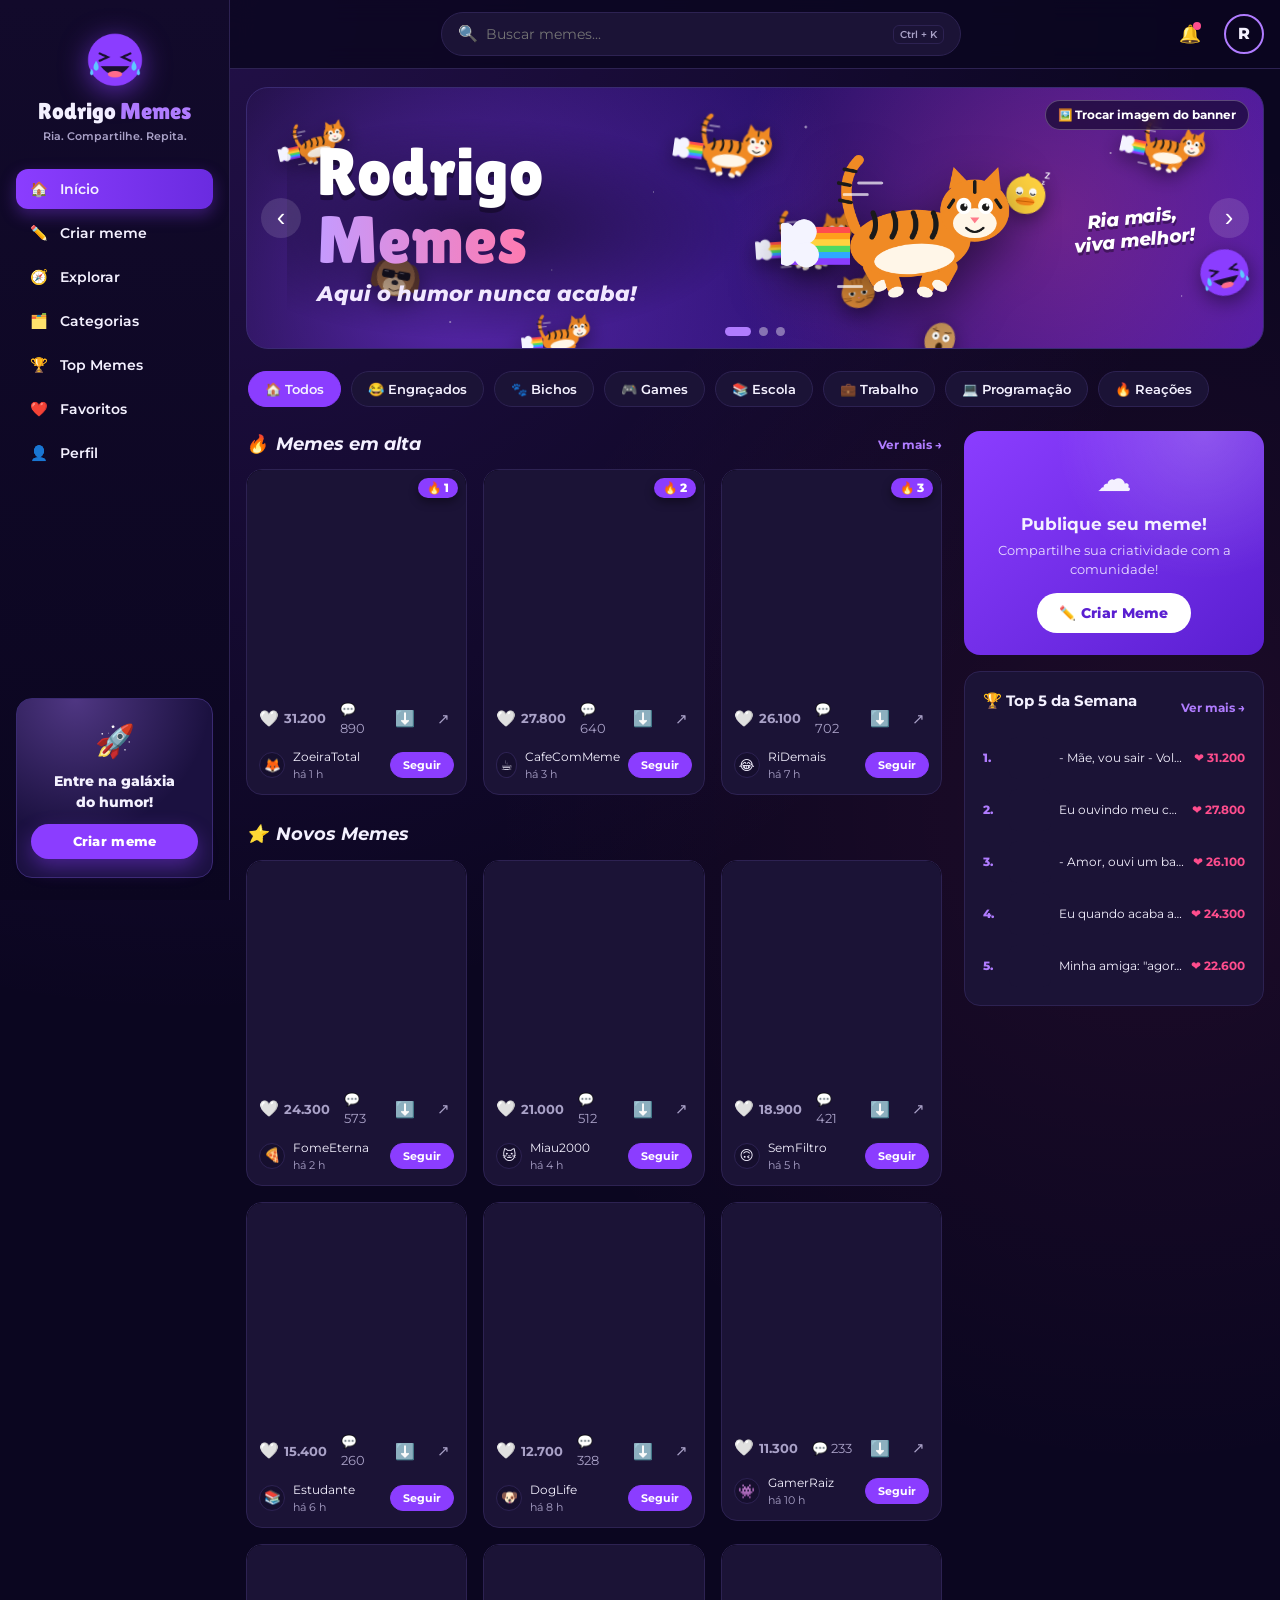
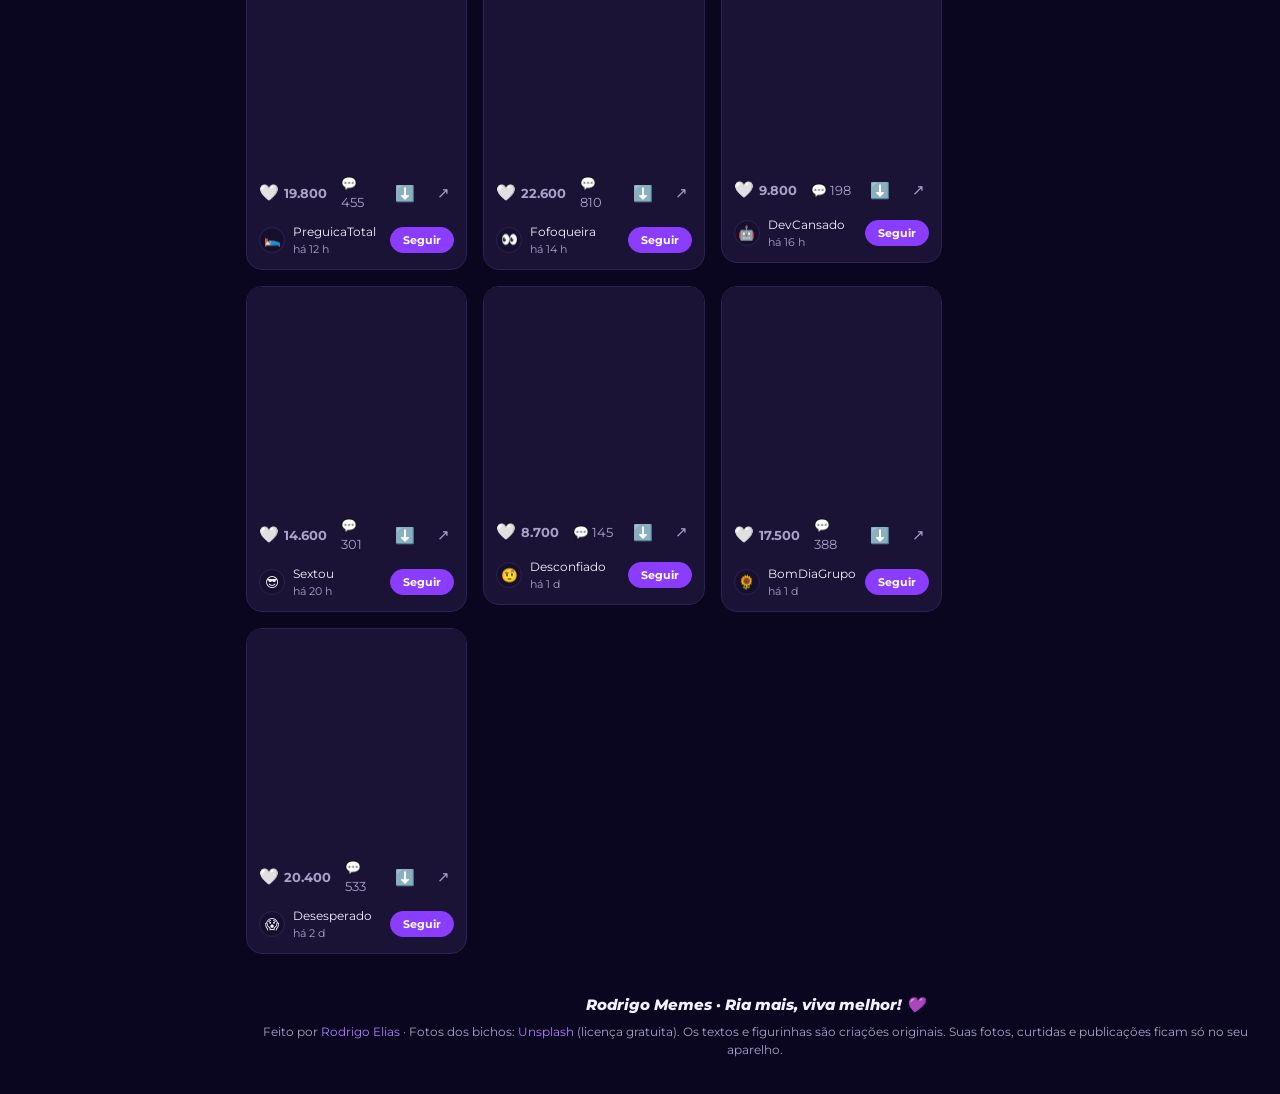
<file: memes/index.html>
<!DOCTYPE html>
<html lang="pt-br">
<head>
  <meta charset="UTF-8">
  <meta name="viewport" content="width=device-width, initial-scale=1.0">
  <title>Rodrigo Memes | Aqui o humor nunca acaba</title>
  <meta name="description" content="Rodrigo Memes: veja memes, crie os seus com qualquer foto, escreva o texto, arraste e baixe a imagem pronta. Grátis.">
  <meta name="theme-color" content="#0b0620">
  <link rel="icon" href="data:image/svg+xml,%3Csvg xmlns='http://www.w3.org/2000/svg' viewBox='0 0 32 32'%3E%3Ccircle cx='16' cy='16' r='15' fill='%238b3dff'/%3E%3Ctext x='16' y='22' font-size='18' text-anchor='middle'%3E%F0%9F%98%82%3C/text%3E%3C/svg%3E">
  <link rel="preconnect" href="https://fonts.googleapis.com">
  <link rel="preconnect" href="https://fonts.gstatic.com" crossorigin>
  <link href="https://fonts.googleapis.com/css2?family=Anton&family=Bebas+Neue&family=Comic+Neue:wght@700&family=Lilita+One&family=Montserrat:ital,wght@0,400;0,600;0,800;1,800&display=swap" rel="stylesheet">
  <link rel="stylesheet" href="memes.css">
</head>
<body>
<div class="layout">
  <!-- ===== Menu lateral ===== -->
  <aside class="menu-lateral" id="menu-lateral">
    <a class="logo" href="#inicio" aria-label="Rodrigo Memes, início">
      <img class="logo-mascote" id="logo-mascote" alt="" width="64" height="64">
      <span class="logo-texto"><b>Rodrigo <i>Memes</i></b><small>Ria. Compartilhe. Repita.</small></span>
    </a>
    <nav class="menu-itens" aria-label="Menu principal">
      <button type="button" class="item ativo" data-aba="inicio"><span aria-hidden="true">🏠</span> Início</button>
      <button type="button" class="item" data-aba="criar"><span aria-hidden="true">✏️</span> Criar meme</button>
      <button type="button" class="item" data-aba="explorar"><span aria-hidden="true">🧭</span> Explorar</button>
      <button type="button" class="item" data-aba="categorias"><span aria-hidden="true">🗂️</span> Categorias</button>
      <button type="button" class="item" data-aba="curtidos"><span aria-hidden="true">🏆</span> Top Memes</button>
      <button type="button" class="item" data-aba="favoritos"><span aria-hidden="true">❤️</span> Favoritos</button>
      <button type="button" class="item" data-aba="meus"><span aria-hidden="true">👤</span> Perfil</button>
    </nav>
    <div class="galaxia-card">
      <span class="foguete" aria-hidden="true">🚀</span>
      <p>Entre na galáxia<br>do humor!</p>
      <a class="botao-roxo" href="#criar">Criar meme</a>
    </div>
  </aside>

  <div class="principal">
    <!-- ===== Barra de cima ===== -->
    <header class="barra">
      <button type="button" class="abrir-menu" id="abrir-menu" aria-label="Abrir menu" aria-expanded="false">☰</button>
      <label class="busca">
        <span aria-hidden="true">🔍</span>
        <input type="search" id="busca" placeholder="Buscar memes..." aria-label="Buscar memes">
        <kbd aria-hidden="true">Ctrl + K</kbd>
      </label>
      <button type="button" class="icone-barra" id="sino" aria-label="Novidades">🔔<span class="ponto" aria-hidden="true"></span></button>
      <a class="perfil" href="../" title="Feito por Rodrigo Elias" aria-label="Site do Rodrigo Elias">R</a>
    </header>

    <main id="inicio">
      <!-- ===== Banner em slides ===== -->
      <section class="carrossel" id="carrossel" aria-roledescription="carrossel" aria-label="Destaques">
        <div class="estrelas" aria-hidden="true"></div>
        <!-- enfeites: mini memes do site e figurinhas flutuando (preenchidos pelo mural.js) -->
        <div class="enfeites" id="enfeites" aria-hidden="true"></div>
        <div class="slides" id="slides">
          <div class="slide ativo" data-mascote="0">
            <div class="slide-texto">
              <h1><span class="t1">Rodrigo</span> <span class="t2">Memes</span></h1>
              <p class="slogan">Aqui o humor nunca acaba!</p>
            </div>
            <img class="slide-mascote" alt="" width="400" height="400">
            <p class="frase-lado">Ria mais,<br>viva melhor!</p>
          </div>
          <div class="slide" data-mascote="1">
            <div class="slide-texto">
              <h2><span class="t1">Crie seu</span> <span class="t2">meme</span></h2>
              <p class="slogan">Foto, texto e figurinha em segundos!</p>
              <a class="botao-roxo" href="#criar">Criar agora</a>
            </div>
            <img class="slide-mascote" alt="" width="400" height="400">
            <p class="frase-lado">É grátis<br>e é rapidinho!</p>
          </div>
          <div class="slide" data-mascote="4">
            <div class="slide-texto">
              <h2><span class="t1">Figurinhas</span> <span class="t2">exclusivas</span></h2>
              <p class="slogan">Personagens que só tem aqui!</p>
              <a class="botao-roxo" href="#criar">Ver figurinhas</a>
            </div>
            <img class="slide-mascote" alt="" width="400" height="400">
            <p class="frase-lado">Zoeira<br>garantida!</p>
          </div>
        </div>
        <button type="button" class="seta seta-esq" id="slide-ant" aria-label="Destaque anterior">‹</button>
        <button type="button" class="seta seta-dir" id="slide-prox" aria-label="Próximo destaque">›</button>
        <div class="bolinhas" id="bolinhas" role="group" aria-label="Escolher destaque"></div>
        <!-- a pessoa escolhe a própria imagem; ela fica só no navegador dela -->
        <div class="trocar-banner">
          <label class="botao-trocar">
            <input type="file" id="banner-arquivo" accept="image/*">
            <span>🖼️ Trocar imagem do banner</span>
          </label>
          <button type="button" class="botao-trocar" id="banner-voltar" hidden>↩ Voltar ao padrão</button>
        </div>
      </section>

      <!-- ===== Categorias ===== -->
      <div class="categorias" id="categorias" role="group" aria-label="Categorias">
        <button type="button" class="chip ativo" data-cat="todos">🏠 Todos</button>
        <button type="button" class="chip" data-cat="engracados">😂 Engraçados</button>
        <button type="button" class="chip" data-cat="bichos">🐾 Bichos</button>
        <button type="button" class="chip" data-cat="jogos">🎮 Games</button>
        <button type="button" class="chip" data-cat="escola">📚 Escola</button>
        <button type="button" class="chip" data-cat="trabalho">💼 Trabalho</button>
        <button type="button" class="chip" data-cat="programacao">💻 Programação</button>
        <button type="button" class="chip" data-cat="reacoes">🔥 Reações</button>
      </div>

      <!-- ===== Memes + lateral ===== -->
      <div class="conteudo" id="conteudo">
        <div class="coluna-memes">
          <!-- ===== Telas Explorar, Categorias, Top Memes e Favoritos (montadas pelo mural.js) ===== -->
          <section class="vista" id="vista" aria-live="polite" hidden></section>

          <section aria-labelledby="titulo-alta" id="secao-alta">
            <div class="cabecalho-secao">
              <h2 class="titulo-secao" id="titulo-alta"><span aria-hidden="true">🔥</span> <span id="texto-alta">Memes em alta</span></h2>
              <button type="button" class="ver-mais" data-aba="curtidos">Ver mais →</button>
            </div>
            <div class="mural alta" id="alta"></div>
          </section>

          <!-- ===== Perfil (aparece na aba Perfil) ===== -->
          <section class="perfil-card" id="perfil-card" aria-label="Meu perfil" hidden>
            <div class="perfil-capa" aria-hidden="true"></div>
            <div class="perfil-topo">
              <div class="perfil-avatar" id="perfil-avatar">R</div>
              <div class="perfil-dados">
                <h2 id="perfil-nome">Rodrigo Elias</h2>
                <p class="perfil-usuario" id="perfil-usuario">@rodrigomemes</p>
                <p class="perfil-bio" id="perfil-bio">Criador do Rodrigo Memes. Aqui o humor nunca acaba! 😂</p>
              </div>
              <button type="button" class="botao" id="perfil-editar">✏️ Editar perfil</button>
            </div>

            <ul class="perfil-numeros">
              <li><b id="num-memes">0</b><span>memes</span></li>
              <li><b id="num-curtidas">0</b><span>curtidas</span></li>
              <li><b id="num-seguindo">0</b><span>seguindo</span></li>
            </ul>

            <div class="perfil-contatos">
              <a class="contato contato-whats" id="perfil-whats" href="https://wa.me/5519992932822" target="_blank" rel="noopener">
                <svg viewBox="0 0 32 32" aria-hidden="true"><path fill="currentColor" d="M16 3C8.8 3 3 8.7 3 15.8c0 2.5.7 4.9 2.1 7L3 29l6.4-2a13.2 13.2 0 0 0 6.6 1.7c7.2 0 13-5.7 13-12.9S23.2 3 16 3zm0 23.5c-2.1 0-4.1-.6-5.9-1.6l-.4-.3-3.8 1.2 1.2-3.7-.3-.4a10.5 10.5 0 0 1-1.7-5.9C5.1 9.9 10 5.2 16 5.2s10.9 4.7 10.9 10.6S22 26.5 16 26.5zm6-7.9c-.3-.2-1.9-.9-2.2-1-.3-.1-.5-.2-.7.2l-1 1.2c-.2.2-.4.2-.7.1a8.8 8.8 0 0 1-4.4-3.8c-.3-.6.3-.5.9-1.7.1-.2 0-.4 0-.5l-1-2.4c-.3-.6-.5-.5-.7-.5h-.6c-.2 0-.6.1-.9.4-.3.3-1.2 1.1-1.2 2.8s1.2 3.3 1.4 3.5c.2.2 2.4 3.7 5.9 5.1 2.2.9 3 1 4.1.8.7-.1 1.9-.8 2.2-1.5.3-.7.3-1.4.2-1.5-.1-.1-.3-.2-.6-.4z"/></svg>
                <span><small>WhatsApp</small><b id="perfil-whats-num">(19) 99293-2822</b></span>
              </a>
              <a class="contato contato-email" id="perfil-email" href="#" hidden>
                <svg viewBox="0 0 24 24" aria-hidden="true"><rect x="2.5" y="5" width="19" height="14" rx="2.5" fill="none" stroke="currentColor" stroke-width="1.8"/><path d="m3.5 6.5 8.5 6.5 8.5-6.5" fill="none" stroke="currentColor" stroke-width="1.8" stroke-linejoin="round"/></svg>
                <span><small>E-mail</small><b id="perfil-email-txt"></b></span>
              </a>
              <a class="contato contato-insta" id="perfil-insta" href="https://www.instagram.com/its.rodrigoelias/" target="_blank" rel="noopener">
                <svg viewBox="0 0 24 24" aria-hidden="true"><rect x="3.5" y="3.5" width="17" height="17" rx="5" fill="none" stroke="currentColor" stroke-width="1.8"/><circle cx="12" cy="12" r="4" fill="none" stroke="currentColor" stroke-width="1.8"/><circle cx="17.2" cy="6.8" r="1.1" fill="currentColor"/></svg>
                <span><small>Instagram</small><b id="perfil-insta-txt">@its.rodrigoelias</b></span>
              </a>
            </div>
            <p class="perfil-aviso" id="perfil-sem-email">📧 Adicione seu Gmail em <b>Editar perfil</b>.</p>

            <!-- senha para editar o perfil (só o código embaralhado é guardado) -->
            <form class="perfil-senha" id="perfil-senha" hidden>
              <p class="senha-titulo" id="senha-titulo">🔒 Digite sua senha para editar o perfil</p>
              <label>Senha
                <input type="password" id="senha-campo" autocomplete="current-password" minlength="4" required>
              </label>
              <label id="senha-confirma-rotulo" hidden>Repita a senha
                <input type="password" id="senha-confirma" autocomplete="new-password" minlength="4">
              </label>
              <p class="senha-msg" id="senha-msg" role="alert" aria-live="assertive"></p>
              <div class="perfil-form-acoes">
                <button type="submit" class="botao-roxo" id="senha-entrar">Entrar</button>
                <button type="button" class="botao" id="senha-cancelar">Cancelar</button>
                <button type="button" class="link-esqueci" id="senha-esqueci">Esqueci a senha</button>
              </div>
            </form>

            <!-- aviso de sucesso -->
            <p class="perfil-sucesso" id="perfil-sucesso" role="status" aria-live="polite" hidden>✅ Salvo com sucesso!</p>

            <!-- formulário de edição (fica guardado só neste navegador) -->
            <form class="perfil-form" id="perfil-form" hidden>
              <label>Nome <input type="text" id="campo-nome" maxlength="40" autocomplete="name"></label>
              <label>Usuário <input type="text" id="campo-usuario" maxlength="30" placeholder="@seuusuario"></label>
              <label class="largo">Bio <input type="text" id="campo-bio" maxlength="120"></label>
              <label>Gmail <input type="email" id="campo-email" placeholder="seuemail@gmail.com" autocomplete="email"></label>
              <label>WhatsApp <input type="tel" id="campo-whats" placeholder="(19) 99999-9999" autocomplete="tel"></label>
              <label>Instagram <input type="text" id="campo-insta" placeholder="@seuinstagram"></label>
              <div class="largo escolher-avatar">
                <span class="rotulo-avatar">😎 Escolha seu avatar</span>
                <div class="avatares" id="avatares" role="radiogroup" aria-label="Avatares de meme"></div>
              </div>
              <label>Ou envie uma foto sua <input type="file" id="campo-foto" accept="image/*"></label>
              <p class="largo perfil-nota">🔒 Sua senha protege a edição e nunca aparece no perfil. Tudo aqui fica salvo só neste navegador.</p>
              <label class="largo confirma-salvar">🔑 Digite sua senha para salvar
                <input type="password" id="campo-senha-salvar" autocomplete="current-password" placeholder="Obrigatória ao mudar nome, Gmail, WhatsApp ou Instagram">
              </label>
              <p class="largo senha-msg" id="salvar-msg" role="alert" aria-live="assertive"></p>
              <div class="largo perfil-form-acoes">
                <button type="submit" class="botao-roxo">Salvar</button>
                <button type="button" class="botao" id="perfil-cancelar">Cancelar</button>
              </div>
            </form>
          </section>

          <section aria-labelledby="titulo-mural" id="novos">
            <div class="cabecalho-secao">
              <h2 class="titulo-secao" id="titulo-mural"><span aria-hidden="true">⭐</span> <span id="texto-mural">Novos Memes</span></h2>
            </div>
            <div class="mural" id="mural"></div>
            <p class="vazio" id="vazio" hidden>Nenhum meme encontrado. Que tal criar um?</p>
          </section>
        </div>

        <aside class="lateral">
          <div class="publique">
            <span class="nuvem" aria-hidden="true">☁️</span>
            <h3>Publique seu meme!</h3>
            <p>Compartilhe sua criatividade com a comunidade!</p>
            <a class="botao-branco" href="#criar">✏️ Criar Meme</a>
          </div>
          <div class="ranking">
            <div class="cabecalho-secao">
              <h3>🏆 Top 5 da Semana</h3>
              <button type="button" class="ver-mais" data-aba="curtidos">Ver mais →</button>
            </div>
            <ol id="ranking"></ol>
          </div>
        </aside>
      </div>

    <!-- ===== Editor ===== -->
    <section class="editor" id="criar" aria-labelledby="titulo-editor" hidden>
      <div class="editor-topo">
        <div>
          <h2 class="titulo-secao" id="titulo-editor"><span aria-hidden="true">🎨</span> Criar meme</h2>
          <p>Escolha uma imagem, escreva os textos e publique. Simples assim.</p>
        </div>
        <ol class="passos" aria-label="Passos">
          <li><b>1</b> Imagem</li><li><b>2</b> Textos</li><li><b>3</b> Figurinhas</li><li><b>4</b> Estilo</li>
        </ol>
      </div>
      <div class="app">
        <div class="palco">
          <div class="moldura" id="moldura">
            <canvas id="tela" width="1080" height="1080" aria-label="Seu meme"></canvas>
            <div class="soltar" id="soltar">Solte a imagem aqui</div>
          </div>
          <p class="dica">Arraste os textos com o mouse ou com o dedo.</p>
          <div class="acoes">
            <button type="button" class="botao-roxo" id="publicar">🚀 Publicar no mural</button>
            <button type="button" class="botao" id="baixar">⬇️ Baixar</button>
            <button type="button" class="botao" id="copiar">📋 Copiar</button>
            <button type="button" class="botao" id="compartilhar" hidden>📤 Compartilhar</button>
          </div>
          <p class="aviso" id="aviso" role="status" aria-live="polite"></p>
        </div>

        <div class="painel">
          <div class="bloco">
            <h3>1. Imagem</h3>
            <label class="enviar">
              <input type="file" id="arquivo" accept="image/*">
              <span>📷 Enviar foto</span>
            </label>
            <form class="link-imagem" id="form-link">
              <input type="url" id="link-imagem" placeholder="Ou cole o link de uma imagem" aria-label="Link de uma imagem da internet">
              <button type="submit" class="botao">Usar</button>
            </form>
            <p class="pequeno">🐴 Fotos engraçadas de bichos:</p>
            <div class="fotos" id="fotos"></div>
            <p class="pequeno">Ou escolha um fundo pronto:</p>
            <div class="modelos" id="modelos"></div>
          </div>

          <div class="bloco">
            <h3>⚡ Formatos famosos</h3>
            <p class="pequeno sem-topo">Clique e o meme já vem montado. Depois é só trocar o texto.</p>
            <div class="formatos" id="formatos"></div>
          </div>

          <div class="bloco">
            <h3>2. Textos</h3>
            <div id="lista-textos" class="lista-textos"></div>
            <button type="button" class="botao pequeno-botao" id="add-texto">+ Adicionar texto</button>
          </div>

          <div class="bloco">
            <h3>3. Figurinhas</h3>
            <div class="abas-fig" role="group" aria-label="Tipos de figurinha" id="abas-fig"></div>
            <div class="figurinhas" id="figurinhas" aria-label="Toque para colocar no meme"></div>
            <div class="fig-controle" id="fig-controle" hidden>
              <label>Tamanho da figurinha
                <input type="range" id="fig-tamanho" min="60" max="600" value="220">
              </label>
              <label>Girar
                <input type="range" id="fig-giro" min="-180" max="180" value="0">
              </label>
              <button type="button" class="botao pequeno-botao" id="fig-remover">🗑️ Tirar figurinha</button>
            </div>
            <p class="pequeno">Toque numa figurinha para colocar e arraste no meme.</p>
          </div>

          <div class="bloco">
            <h3>4. Estilo</h3>
            <div class="campos">
              <label>Fonte
                <select id="fonte">
                  <option value="Anton">Anton (clássica de meme)</option>
                  <option value="Bebas Neue">Bebas Neue</option>
                  <option value="Lilita One">Lilita One</option>
                  <option value="Comic Neue">Comic Neue</option>
                </select>
              </label>
              <label>Categoria
                <select id="categoria">
                  <option value="engracados">Engraçados</option>
                  <option value="escola">Escola</option>
                  <option value="trabalho">Trabalho</option>
                  <option value="programacao">Programação</option>
                  <option value="jogos">Jogos</option>
                  <option value="bichos">Bichos</option>
                  <option value="reacoes">Reações</option>
                </select>
              </label>
              <label class="largo">Tamanho do texto
                <input type="range" id="tamanho" min="30" max="160" value="88">
              </label>
              <label class="cor">Cor do texto
                <input type="color" id="cor" value="#ffffff">
              </label>
              <label class="cor">Cor da borda
                <input type="color" id="borda" value="#000000">
              </label>
              <label class="check destaque-check"><input type="checkbox" id="legenda"> 💬 Legenda branca em cima (estilo conversa)</label>
              <label class="check"><input type="checkbox" id="maiusculas" checked> LETRAS MAIÚSCULAS</label>
              <label class="check"><input type="checkbox" id="sombra" checked> Borda no texto</label>
            </div>
            <button type="button" class="botao pequeno-botao" id="limpar">Recomeçar</button>
          </div>
        </div>
      </div>
    </section>
  </main>

  <footer class="rodape">
    <p>Rodrigo Memes · Ria mais, viva melhor! 💜</p>
    <p>Feito por <a href="../">Rodrigo Elias</a> · Fotos dos bichos: <a href="https://unsplash.com/license" target="_blank" rel="noopener">Unsplash</a> (licença gratuita). Os textos e figurinhas são criações originais. Suas fotos, curtidas e publicações ficam só no seu aparelho.</p>
  </footer>
  </div>
</div>

  <!-- ver meme do mural em tamanho grande -->
  <div class="janela" id="janela" role="dialog" aria-modal="true" aria-label="Meme ampliado" hidden>
    <div class="janela-caixa">
      <button type="button" class="fechar" id="fechar" aria-label="Fechar">✕</button>
      <img id="janela-img" alt="">
      <div class="janela-acoes">
        <button type="button" class="botao-roxo" id="janela-baixar">⬇️ Baixar</button>
        <button type="button" class="botao" id="janela-editar">✏️ Usar como base</button>
      </div>
    </div>
  </div>

  <script src="memes.js" defer></script>
  <script src="mural.js" defer></script>
</body>
</html>
</file>
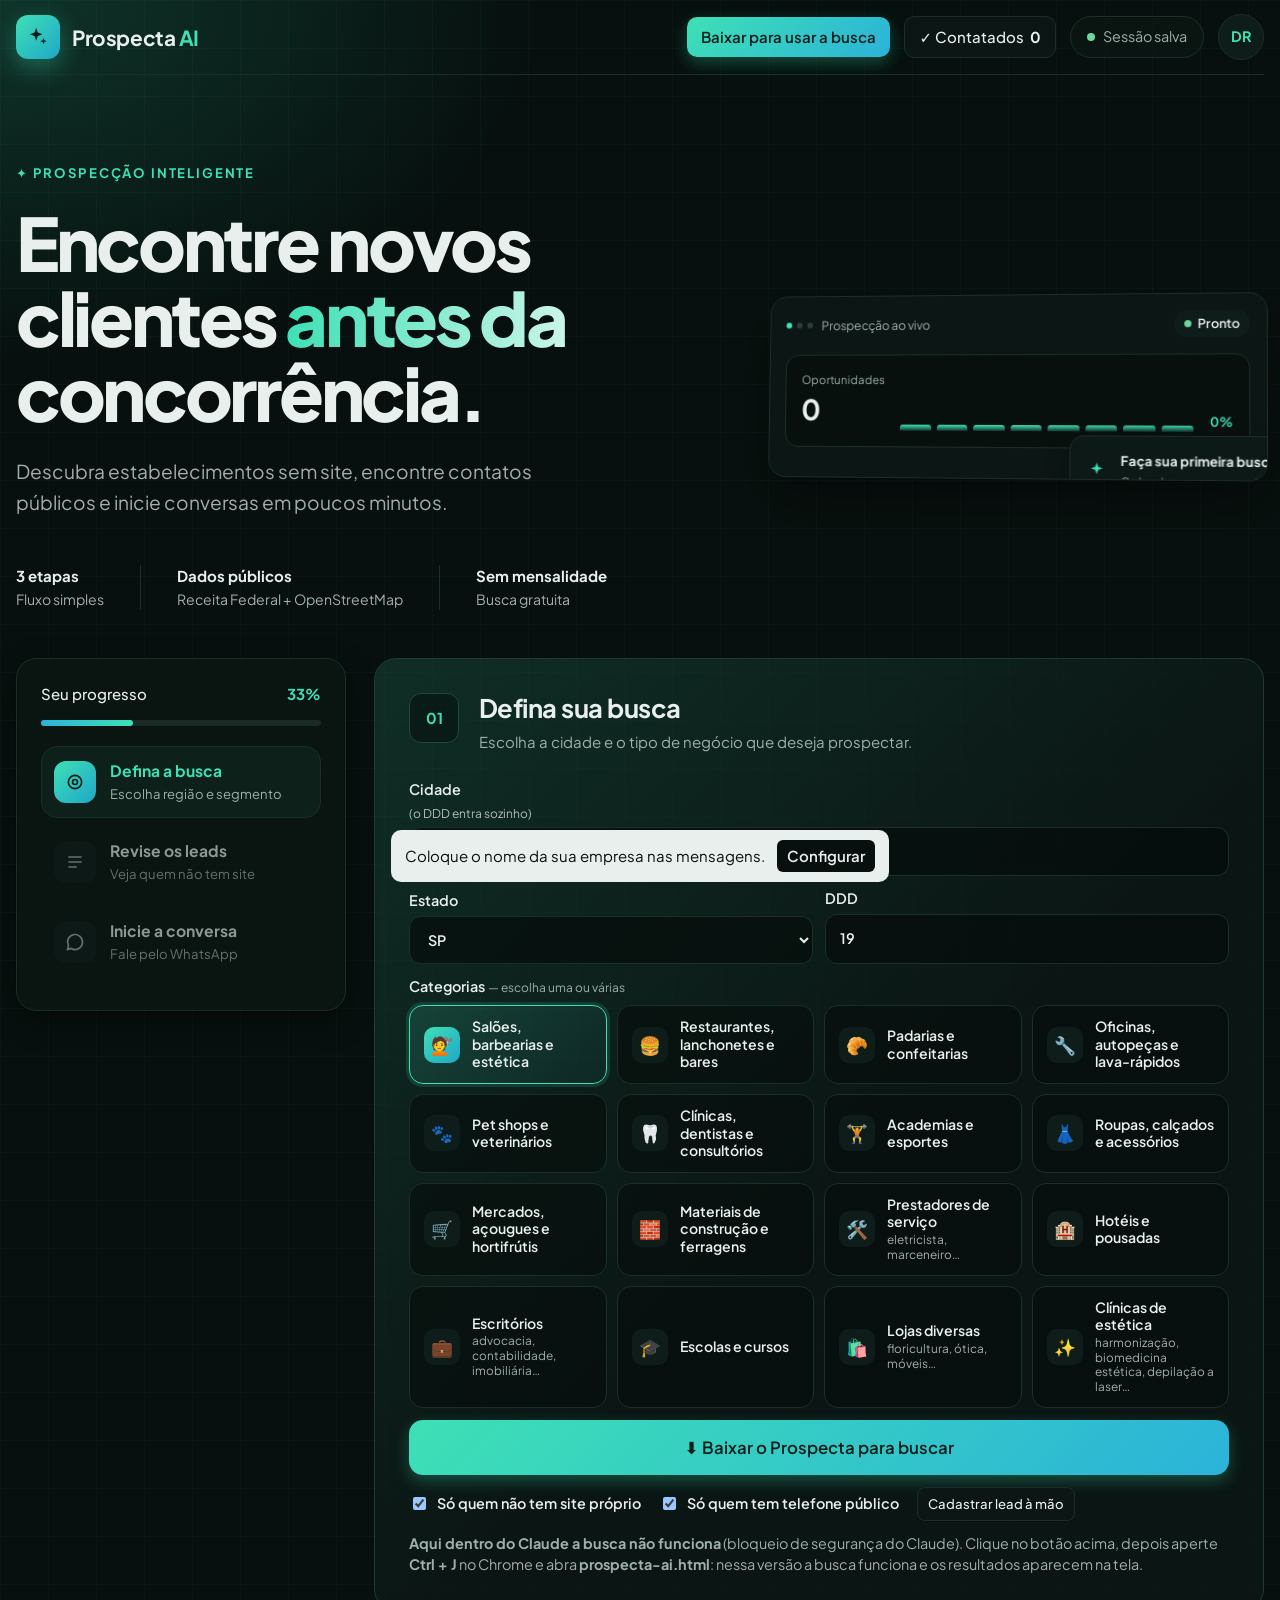
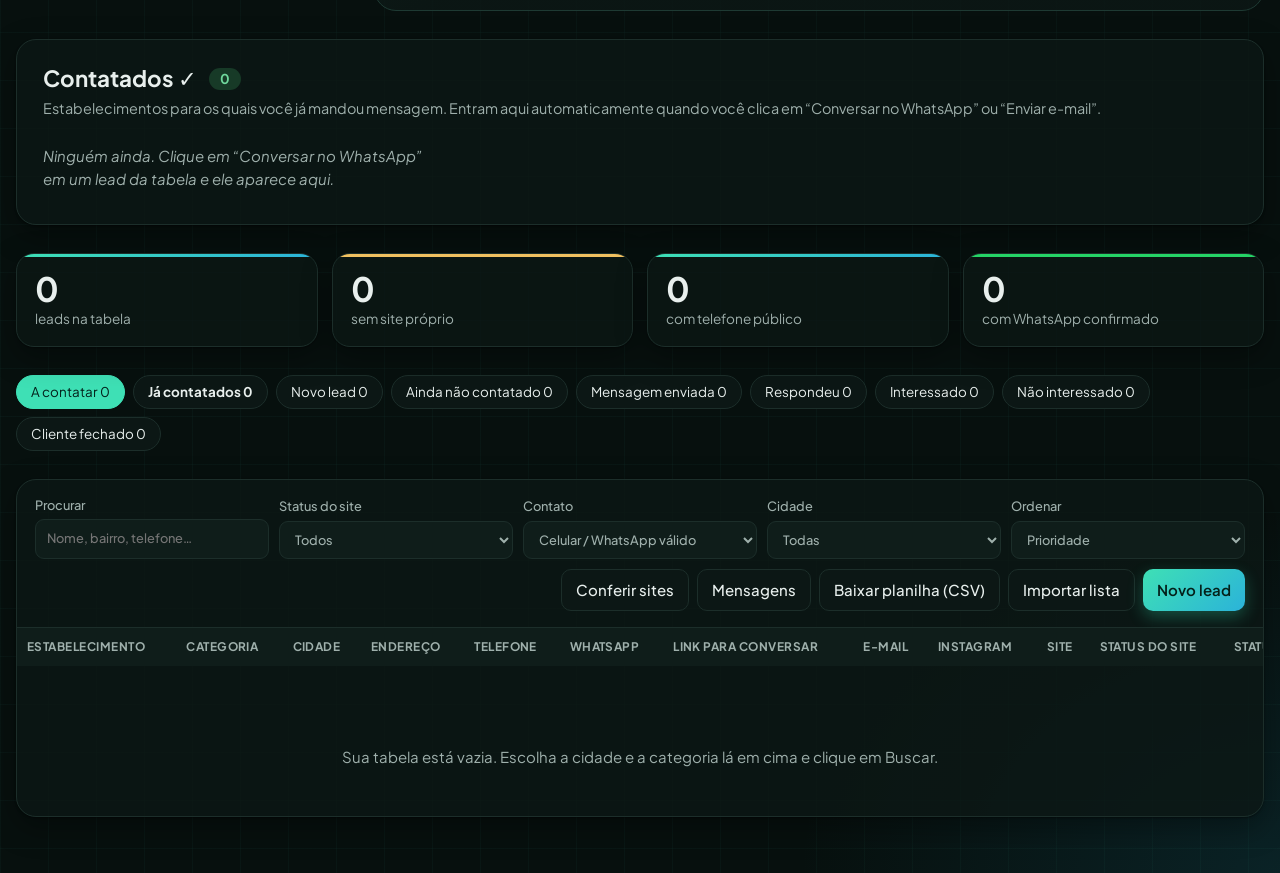
<file: prospecta/index.html>
<!DOCTYPE html>
<html lang="pt-BR">
<head>
<meta charset="utf-8">
<meta name="robots" content="noindex, nofollow">
<meta name="viewport" content="width=device-width, initial-scale=1">
<title>Prospecta AI</title>
<link rel="preconnect" href="https://fonts.gstatic.com" crossorigin>
<link href="https://fonts.googleapis.com/css2?family=Plus+Jakarta+Sans:wght@400;600;700;800&display=swap" rel="stylesheet">
<style>
:root{--bg:#0b1110;--surface:#121a19;--surface-2:#172220;--ink:#e8efed;--ink-2:#9fb0ac;--line:#24322f;--accent:#2dd4a7;--accent-2:#22b8cf;--accent-ink:#04201a;--good:#6fd79c;--good-bg:#173a27;--warn:#f0c060;--warn-bg:#3d3010;--bad:#f09a92;--bad-bg:#44201d;--info:#7fd0e2;--info-bg:#143640;--mute-bg:#26312f;--wa:#25d366;--r:14px;--sh:0 1px 2px rgba(0,0,0,.4),0 10px 30px rgba(0,0,0,.35);--fd:"Bricolage Grotesque",system-ui,sans-serif;--fb:"IBM Plex Sans",system-ui,sans-serif;color-scheme:dark}
*{box-sizing:border-box}html,body{margin:0}
body{background:radial-gradient(1200px 500px at 10% -10%,rgba(45,212,167,.14),transparent 60%),var(--bg);color:var(--ink);font:400 15px/1.5 var(--fb)}
h1,h2,h3{font-family:var(--fd);margin:0;line-height:1.15}p{margin:0}a{color:var(--accent)}
button,input,select,textarea{font:inherit;color:inherit}
.wrap{max-width:1500px;margin:0 auto;padding:28px 16px 48px;display:flex;flex-direction:column;gap:22px}
header{display:flex;flex-wrap:wrap;justify-content:space-between;align-items:center;gap:10px}
h1{font-size:2rem;display:flex;align-items:center;gap:12px}
h1::before{content:"";width:40px;height:40px;border-radius:12px;background:linear-gradient(135deg,var(--accent),var(--accent-2));box-shadow:0 6px 18px rgba(45,212,167,.4)}
header p{color:var(--ink-2);margin-top:6px}
.selo{padding:6px 12px;border-radius:999px;background:var(--surface);border:1px solid var(--line);font-size:.85rem;color:var(--ink-2);display:inline-flex;gap:8px;align-items:center}
.selo::before{content:"";width:8px;height:8px;border-radius:50%;background:var(--good)}
.card{background:var(--surface);border:1px solid var(--line);border-radius:var(--r);box-shadow:var(--sh)}
.busca{padding:20px;display:grid;grid-template-columns:2fr 1fr 1fr 2fr auto;gap:12px;align-items:end}
label{display:flex;flex-direction:column;gap:4px;font-size:.8rem;font-weight:500;color:var(--ink-2)}
label.linha{flex-direction:row;align-items:center;gap:8px;font-size:.9rem;color:var(--ink);font-weight:400}
input[type=text],input[type=search],input[type=date],input[type=tel],input[type=email],select,textarea{background:var(--surface-2);border:1px solid var(--line);border-radius:9px;padding:9px 11px;width:100%;min-width:0}
input:focus,select:focus,textarea:focus{outline:none;border-color:var(--accent);box-shadow:0 0 0 3px rgba(45,212,167,.22)}
textarea{min-height:84px;resize:vertical}
.opcoes{grid-column:1/-1;display:flex;flex-wrap:wrap;gap:18px;align-items:center}
#estado{grid-column:1/-1;font-size:.9rem;color:var(--ink-2)}
.cid-campo{position:relative}
.cid-pop{position:absolute;left:0;right:0;top:calc(100% + 6px);z-index:60;max-height:330px;overflow:auto;background:var(--surface);border:1px solid var(--line);border-radius:14px;box-shadow:0 20px 44px rgba(0,0,0,.5);padding:6px;overscroll-behavior:contain}
.cid-pop[hidden],#mSogo[hidden],#mGmail[hidden]{display:none}
.cid-sec{position:sticky;top:-6px;margin:0 -6px;background:var(--surface);padding:9px 16px 6px;font-size:.66rem;font-weight:700;letter-spacing:.13em;text-transform:uppercase;color:var(--ink-2);z-index:1}
.cid-op{display:flex;align-items:center;justify-content:space-between;gap:10px;padding:8px 10px;border-radius:9px;cursor:pointer;color:var(--ink);font-size:.92rem;font-weight:500;line-height:1.25}
.cid-op b{color:var(--accent);font-weight:700}
.cid-op em{font-style:normal;font-size:.7rem;font-weight:600;color:var(--ink-2);background:var(--surface-2);border:1px solid var(--line);border-radius:999px;padding:2px 8px;flex:none}
.cid-op:hover,.cid-op.at{background:var(--surface-2)}
.cid-op.sel{color:var(--accent)}
.cid-op.sel>span::after{content:"  ✓";font-weight:700}
.cid-vazio{padding:12px;color:var(--ink-2);font-size:.88rem}
.cid-pop::-webkit-scrollbar{width:8px}.cid-pop::-webkit-scrollbar-thumb{background:var(--line);border-radius:8px}
#estado.erro{color:var(--bad)}
.est-acoes{display:flex;flex-wrap:wrap;gap:8px;margin-top:10px}.est-acoes .btn{text-decoration:none}
.btn{display:inline-flex;align-items:center;justify-content:center;gap:6px;border:1px solid var(--line);background:var(--surface);border-radius:10px;padding:9px 14px;font-weight:500;cursor:pointer;text-decoration:none;white-space:nowrap;color:var(--ink)}
.btn:hover{border-color:var(--ink-2)}
.btn.pri{background:linear-gradient(135deg,var(--accent),var(--accent-2));border:0;color:var(--accent-ink);font-weight:600;box-shadow:0 6px 16px rgba(45,212,167,.3)}
.btn.grande{padding:11px 22px;font-size:1rem}
.btn.wa{background:var(--wa);border-color:var(--wa);color:#052e16;font-weight:600}
.btn.mail{background:#e8f0fe;border-color:#c6d7fb;color:#173a8a;font-weight:600}
.cel-mail{display:flex;flex-direction:column;gap:6px;min-width:170px}.cel-mail .end{word-break:break-all}
.btn.peq{padding:6px 10px;font-size:.82rem;border-radius:8px}
.btn[disabled]{opacity:.55;cursor:wait}
.resumo{display:grid;grid-template-columns:repeat(4,1fr);gap:14px}
.tile{padding:16px 18px;position:relative;overflow:hidden}
.tile::before{content:"";position:absolute;inset:0 0 auto 0;height:3px;background:linear-gradient(90deg,var(--accent),var(--accent-2))}
.tile:nth-child(2)::before{background:var(--warn)}.tile:nth-child(4)::before{background:var(--wa)}
.tile b{display:block;font:700 2.1rem/1.1 var(--fd)}.tile span{font-size:.85rem;color:var(--ink-2)}
.funil{display:flex;flex-wrap:wrap;gap:8px}
.funil button{border:1px solid var(--line);background:var(--surface);border-radius:999px;padding:6px 14px;font-size:.84rem;cursor:pointer}
.funil button[aria-pressed=true]{background:var(--accent);color:var(--accent-ink);border-color:var(--accent)}
.filtros{display:flex;flex-wrap:wrap;gap:10px;align-items:end;padding:16px 18px;border-bottom:1px solid var(--line)}
.filtros label{flex:1 1 150px;max-width:240px}.filtros .acoes{margin-left:auto;display:flex;gap:8px;flex-wrap:wrap}
.rolagem{overflow-x:auto}
table{border-collapse:collapse;width:100%;min-width:1380px;font-size:.88rem}
th{text-align:left;font-size:.74rem;text-transform:uppercase;letter-spacing:.04em;color:var(--ink-2);padding:10px;background:var(--surface-2);position:sticky;top:0;white-space:nowrap}
td{padding:10px;border-bottom:1px solid var(--line);vertical-align:top;overflow-wrap:anywhere}
tbody tr:hover{background:rgba(45,212,167,.05)}
tbody tr{content-visibility:auto;contain-intrinsic-size:auto 96px}
.mais{display:flex;justify-content:center;padding:16px}
td.nome{min-width:180px}td.nome button{background:none;border:0;padding:0;font-weight:600;text-align:left;cursor:pointer;text-decoration:underline;text-decoration-color:var(--line);text-underline-offset:3px}
td.tel{min-width:190px}
.sub{display:block;font-size:.76rem;color:var(--ink-2);margin-top:2px}.nada{color:var(--ink-2);font-style:italic}
.conf{display:block;font-size:.74rem;margin-top:3px;line-height:1.3}.conf-alta{color:var(--good)}.conf-media{color:var(--ink-2)}.conf-baixa{color:var(--warn)}
td.nome .sitesel{display:block;margin-top:5px}
.pill{display:inline-block;border-radius:999px;padding:2px 9px;font-size:.76rem;font-weight:600;white-space:nowrap}
.p-good{background:var(--good-bg);color:var(--good)}.p-warn{background:var(--warn-bg);color:var(--warn)}.p-mute{background:var(--mute-bg);color:var(--ink-2)}.p-bad{background:var(--bad-bg);color:var(--bad)}
.pri-alta{border-left:4px solid var(--good)}.pri-media{border-left:4px solid var(--warn)}.pri-baixa{border-left:4px solid var(--line)}
.cel-acoes{display:flex;flex-direction:column;gap:6px;min-width:190px}
td select{padding:5px 7px;font-size:.84rem;min-width:150px}
.vazio{padding:48px 16px;text-align:center;color:var(--ink-2)}
dialog{border:1px solid var(--line);border-radius:16px;background:var(--surface);color:var(--ink);padding:0;width:min(680px,calc(100vw - 24px));box-shadow:0 20px 60px rgba(0,0,0,.5)}
dialog::backdrop{background:rgba(5,10,9,.6)}
.ficha{padding:20px;display:flex;flex-direction:column;gap:14px}
.grade{display:grid;grid-template-columns:1fr 1fr;gap:10px}.grade .largo{grid-column:1/-1}
.ficha footer{display:flex;justify-content:space-between;gap:8px;flex-wrap:wrap}.ficha footer div{display:flex;gap:8px}
.dica{font-size:.84rem;color:var(--ink-2)}
#toast{position:fixed;left:50%;bottom:18px;transform:translateX(-50%);background:var(--ink);color:var(--bg);padding:10px 14px;border-radius:10px;display:flex;gap:12px;align-items:center;z-index:50}
#toast[hidden]{display:none}#toast button{background:var(--bg);color:var(--ink);border:0;border-radius:6px;padding:5px 10px;font-weight:600;cursor:pointer}
@media(max-width:1000px){.busca{grid-template-columns:1fr 1fr}.busca .btn.grande{grid-column:1/-1}.resumo{grid-template-columns:1fr 1fr}}
@media(max-width:520px){.busca,.grade{grid-template-columns:1fr}}

/* ===== Novo visual ===== */
:root{--fd:"Plus Jakarta Sans",system-ui,sans-serif;--fb:"Plus Jakarta Sans",system-ui,sans-serif;--bg:#07100e;--surface:#0c1715;--surface-2:#0f1d1a;--line:#1c2e2a;--accent:#3ee0b5;--accent-2:#2bb3d9}
body{background:
  linear-gradient(rgba(62,224,181,.035) 1px,transparent 1px) 0 0/48px 48px,
  linear-gradient(90deg,rgba(62,224,181,.035) 1px,transparent 1px) 0 0/48px 48px,
  radial-gradient(900px 600px at 0% 0%,rgba(30,120,95,.35),transparent 60%),
  radial-gradient(800px 600px at 100% 100%,rgba(20,90,110,.25),transparent 60%),var(--bg)}
.wrap{max-width:1360px;padding:0 16px 56px;gap:28px}
.topo{display:flex;justify-content:space-between;align-items:center;padding:14px 0;border-bottom:1px solid var(--line)}
.marca{display:flex;align-items:center;gap:12px;font:700 1.3rem var(--fd);letter-spacing:-.02em}
.marca i{width:44px;height:44px;border-radius:12px;background:linear-gradient(135deg,#3ee0b5,#1fa7c9);display:grid;place-items:center;box-shadow:0 8px 24px rgba(62,224,181,.35);font-style:normal}
.marca i svg{width:22px;height:22px;color:#04201a}
.marca em{font-style:normal;color:var(--accent)}
.topo .dir{display:flex;gap:14px;align-items:center}
.selo{padding:9px 16px;font-size:.9rem;background:rgba(12,23,21,.7)}
.avatar{width:46px;height:46px;border-radius:50%;border:1px solid var(--line);background:var(--surface-2);display:grid;place-items:center;font-weight:700;color:var(--accent);font-size:.9rem}
.hero{display:grid;grid-template-columns:1.4fr 1fr;gap:40px;align-items:center;padding:60px 0 20px}
.tag{display:flex;gap:10px;align-items:center;color:var(--accent);font-weight:700;letter-spacing:.14em;font-size:.82rem;text-transform:uppercase}
.hero h2{font:800 clamp(2.6rem,6vw,4.6rem)/1.02 var(--fd);letter-spacing:-.045em;margin:22px 0 26px}
.hero h2 span{background:linear-gradient(90deg,#3ee0b5,#c9f5e8);-webkit-background-clip:text;background-clip:text;color:transparent}
.hero .lead{font-size:1.2rem;color:var(--ink-2);max-width:40ch;line-height:1.6}
.fatos{display:flex;margin-top:48px}
.fatos div{padding-right:36px;margin-right:36px;border-right:1px solid var(--line)}
.fatos div:last-child{border:0}
.fatos b{display:block;font-weight:700}.fatos span{font-size:.88rem;color:var(--ink-2)}
.painel{position:relative;transform:perspective(1400px) rotateY(-8deg) rotateX(3deg);contain:layout paint;background:rgba(12,23,21,.85);border:1px solid var(--line);border-radius:18px;padding:16px;box-shadow:0 24px 50px rgba(0,0,0,.45)}
.painel .bar{display:flex;justify-content:space-between;align-items:center;font-size:.78rem;color:var(--ink-2);margin-bottom:16px}
.painel .bar .pts{display:flex;gap:5px;align-items:center}.painel .bar .pts i{width:6px;height:6px;border-radius:50%;background:#2a3d39}.painel .bar .pts i:first-child{background:var(--accent)}
.painel .vivo{padding:4px 10px;border-radius:999px;background:var(--surface-2);color:var(--ink);font-weight:600;display:flex;gap:6px;align-items:center}
.painel .vivo::before{content:"";width:7px;height:7px;border-radius:50%;background:var(--good)}
.op{display:flex;align-items:end;gap:16px;padding:16px;border:1px solid var(--line);border-radius:14px;background:rgba(5,12,11,.6)}
.op small{display:block;font-size:.72rem;color:var(--ink-2)}.op b{font-size:1.8rem}
.barras{flex:1;display:flex;align-items:end;gap:6px;height:48px}
.barras i{flex:1;border-radius:3px 3px 0 0;background:linear-gradient(#3ee0b5,rgba(62,224,181,.2))}
.op .pct{color:var(--accent);font-weight:700;font-size:.8rem}
.mini{margin-top:14px;display:flex;flex-direction:column;gap:8px}
.mini div{display:flex;align-items:center;gap:12px;padding:10px 12px;border:1px solid var(--line);border-radius:12px;background:rgba(5,12,11,.5);font-size:.82rem}
.mini .ini{width:32px;height:32px;border-radius:8px;background:var(--surface-2);display:grid;place-items:center;color:var(--accent);font-weight:700;font-size:.72rem;flex:none}
.mini p{flex:1;min-width:0}.mini p b{display:block;white-space:nowrap;overflow:hidden;text-overflow:ellipsis}.mini p span{font-size:.7rem;color:var(--ink-2)}
.mini .sc{color:var(--accent);font-weight:700}
.notif{position:absolute;right:-30px;bottom:-26px;display:flex;gap:12px;align-items:center;padding:14px 18px;border:1px solid var(--line);border-radius:14px;background:#0c1916;box-shadow:0 20px 50px rgba(0,0,0,.5);font-size:.82rem;transform:rotateY(8deg)}
.notif b{display:block}.notif span{font-size:.72rem;color:var(--ink-2)}.notif svg{color:var(--accent);width:20px}
.fluxo{display:grid;grid-template-columns:330px 1fr;gap:28px;align-items:start}
.prog{padding:24px;border-radius:22px;background:rgba(12,23,21,.75);position:sticky;top:16px}
.prog .t{display:flex;justify-content:space-between;font-weight:500}.prog .t b{color:var(--accent)}
.trilho{height:6px;border-radius:9px;background:#1a2a27;margin:14px 0 20px}.trilho i{display:block;height:100%;border-radius:9px;background:linear-gradient(90deg,#2bb3d9,#3ee0b5);transition:width .4s}
.etapa{display:flex;gap:14px;align-items:center;padding:12px;border-radius:16px;border:1px solid transparent;margin-bottom:8px;opacity:.6}
.etapa .ic{width:42px;height:42px;border-radius:12px;display:grid;place-items:center;background:var(--surface-2);color:var(--ink-2);flex:none}
.etapa b{display:block;font-size:.98rem}.etapa span{font-size:.82rem;color:var(--ink-2)}
.etapa.on{opacity:1;border-color:var(--line);background:rgba(62,224,181,.05)}
.etapa.on .ic{background:linear-gradient(135deg,#3ee0b5,#1fa7c9);color:#04201a}.etapa.on b{color:var(--accent)}
.etapa.ok{opacity:1}.etapa.ok .ic{color:var(--accent)}
.passo1{border-radius:22px;padding:34px;background:linear-gradient(135deg,rgba(22,70,58,.55),rgba(12,23,21,.8) 55%);border:1px solid #1e3a33}
.passo1 header{display:flex;gap:20px;align-items:flex-start;justify-content:flex-start;margin-bottom:26px}
.passo1 .busca{grid-template-columns:1fr 1fr!important}
.passo1 .n{width:50px;height:50px;border-radius:12px;border:1px solid #23463d;background:rgba(5,12,11,.5);display:grid;place-items:center;color:var(--accent);font-weight:700;flex:none}
.passo1 h3{font-size:1.6rem;font-weight:700;letter-spacing:-.02em}.passo1 header p{color:var(--ink-2);margin-top:8px}
.passo1 .busca{padding:0;grid-template-columns:1fr 1fr 1fr}
.passo1 .busca label:first-child,.passo1 .busca label:nth-child(4){grid-column:1/-1}
.passo1 .busca .btn.grande{grid-column:1/-1;padding:15px;font-size:1.05rem;border-radius:14px}
.passo1 label{font-size:.9rem;color:var(--ink);font-weight:600}
.passo1 input[type=text],.passo1 select{background:rgba(5,12,11,.7);padding:13px 14px;border-radius:12px}
.card{background:rgba(12,23,21,.8);border-radius:20px}
.catbox{grid-column:1/-1;display:flex;flex-direction:column;gap:8px}
.catrot{font-size:.9rem;font-weight:600}
.cats{display:grid;grid-template-columns:repeat(auto-fill,minmax(190px,1fr));gap:10px}
.cats button{display:flex;align-items:center;gap:12px;text-align:left;padding:12px 14px;border-radius:14px;border:1px solid var(--line);background:rgba(5,12,11,.6);cursor:pointer;font-size:.88rem;font-weight:600;line-height:1.25;transition:border-color .15s,background .15s,transform .1s}
.cats button:hover{border-color:#2b5a4e;background:rgba(62,224,181,.05)}
.cats button:active{transform:scale(.98)}
.cats button .ce{width:36px;height:36px;border-radius:10px;background:var(--surface-2);display:grid;place-items:center;font-size:1.1rem;flex:none}
.cats button small{display:block;font-weight:400;font-size:.74rem;color:var(--ink-2);margin-top:2px}
.cats button[aria-checked=true]{border-color:var(--accent);background:linear-gradient(135deg,rgba(62,224,181,.16),rgba(43,179,217,.06));box-shadow:0 0 0 3px rgba(62,224,181,.15)}
.cats button[aria-checked=true] .ce{background:linear-gradient(135deg,#3ee0b5,#1fa7c9)}
.tile{border-radius:18px}
@media(max-width:1000px){.hero,.fluxo{grid-template-columns:1fr}.painel{transform:none}.notif{right:10px}.prog{position:static}}
@media(max-width:600px){.fatos{flex-direction:column;gap:14px}.fatos div{border:0;margin:0}.passo1{padding:20px}.passo1 .busca{grid-template-columns:1fr}}
.okcard{padding:26px}
.okcard h3{font-size:1.4rem;font-weight:700;display:flex;align-items:center;gap:12px}
.okcard h3 .qt{font-size:.85rem;padding:3px 11px;border-radius:999px;background:var(--good-bg);color:var(--good)}
.okcard>p{color:var(--ink-2);margin:6px 0 18px;font-size:.9rem}
.oklista{display:grid;grid-template-columns:repeat(auto-fill,minmax(300px,1fr));gap:10px}
.okit{display:flex;gap:14px;align-items:center;padding:14px;border:1px solid var(--line);border-radius:14px;background:rgba(5,12,11,.55)}
.okit .ck{width:38px;height:38px;border-radius:50%;background:linear-gradient(135deg,#3ee0b5,#1fa7c9);color:#04201a;display:grid;place-items:center;font-weight:800;flex:none}
.okit div{flex:1;min-width:0}.okit b{display:block;white-space:nowrap;overflow:hidden;text-overflow:ellipsis}
.okit .fone{font-variant-numeric:tabular-nums;color:var(--ink)}.okit small{display:block;color:var(--ink-2);font-size:.76rem}
.okit .st{font-size:.72rem;font-weight:700;padding:3px 9px;border-radius:999px;background:var(--surface-2);color:var(--accent);white-space:nowrap}
.okvazio{color:var(--ink-2);font-style:italic;padding:8px 0}
#bOkTopo{background:var(--surface);border:1px solid var(--line)}
</style>
</head>
<body>
<div class="wrap">
  <div class="topo">
    <div class="marca"><i><svg viewBox="0 0 24 24" fill="currentColor"><path d="M10 2l1.8 5.2L17 9l-5.2 1.8L10 16l-1.8-5.2L3 9l5.2-1.8zM18 13l.9 2.6 2.6.9-2.6.9L18 20l-.9-2.6-2.6-.9 2.6-.9z"/></svg></i><span>Prospecta <em>AI</em></span></div>
    <div class="dir"><a class="btn" id="bOkTopo" href="#contatados">✓ Contatados <b id="okQt2">0</b></a><span class="selo">Sessão salva</span><span class="avatar" id="avatar">DR</span></div>
  </div>

  <section class="hero">
    <div>
      <div class="tag">✦ Prospecção inteligente</div>
      <h2>Encontre novos clientes <span>antes da</span> concorrência.</h2>
      <p class="lead">Descubra estabelecimentos sem site, encontre contatos públicos e inicie conversas em poucos minutos.</p>
      <div class="fatos"><div><b>3 etapas</b><span>Fluxo simples</span></div><div><b>Dados públicos</b><span>Receita Federal + OpenStreetMap</span></div><div><b>Sem mensalidade</b><span>Busca gratuita</span></div></div>
    </div>
    <div class="painel" aria-hidden="true">
      <div class="bar"><span class="pts"><i></i><i></i><i></i>&nbsp; Prospecção ao vivo</span><span class="vivo" id="pvStatus">Pronto</span></div>
      <div class="op"><div><small>Oportunidades</small><b id="pvNum">0</b></div><div class="barras" id="pvBarras"></div><span class="pct" id="pvPct">0%</span></div>
      <div class="mini" id="pvLista"></div>
      <div class="notif"><svg viewBox="0 0 24 24" fill="currentColor"><path d="M10 2l1.8 5.2L17 9l-5.2 1.8L10 16l-1.8-5.2L3 9l5.2-1.8z"/></svg><div><b id="pvNotif">Faça sua primeira busca</b><span id="pvNotif2">Os leads aparecem aqui</span></div></div>
    </div>
  </section>

  <section class="fluxo">
    <aside class="card prog">
      <div class="t"><span>Seu progresso</span><b id="pgPct">33%</b></div>
      <div class="trilho"><i id="pgBarra" style="width:33%"></i></div>
      <div class="etapa on" id="et1"><span class="ic"><svg width="20" viewBox="0 0 24 24" fill="none" stroke="currentColor" stroke-width="2"><circle cx="12" cy="12" r="8"/><circle cx="12" cy="12" r="3"/></svg></span><div><b>Defina a busca</b><span>Escolha região e segmento</span></div></div>
      <div class="etapa" id="et2"><span class="ic"><svg width="20" viewBox="0 0 24 24" fill="none" stroke="currentColor" stroke-width="2"><path d="M4 6h16M4 12h16M4 18h10"/></svg></span><div><b>Revise os leads</b><span>Veja quem não tem site</span></div></div>
      <div class="etapa" id="et3"><span class="ic"><svg width="20" viewBox="0 0 24 24" fill="none" stroke="currentColor" stroke-width="2"><path d="M21 12a9 9 0 0 1-13.5 7.8L3 21l1.2-4.5A9 9 0 1 1 21 12z"/></svg></span><div><b>Inicie a conversa</b><span>Fale pelo WhatsApp</span></div></div>
    </aside>
  <section class="passo1">
    <header><span class="n">01</span><div><h3>Defina sua busca</h3><p>Escolha a cidade e o tipo de negócio que deseja prospectar.</p></div></header>
    <form class="busca" id="formBusca">
      <label class="cid-campo">Cidade <small style="font-weight:400;opacity:.75">(o DDD entra sozinho)</small><input type="text" id="bCidade" value="Campinas" autocomplete="off" role="combobox" aria-autocomplete="list" aria-expanded="false" aria-controls="cidPop"><datalist id="cidadesRMC"><option value="Campinas"><option value="Sumaré"><option value="Hortolândia"><option value="Paulínia"><option value="Valinhos"><option value="Vinhedo"><option value="Louveira"><option value="Indaiatuba"><option value="Americana"><option value="Nova Odessa"><option value="Santa Bárbara d'Oeste"><option value="Jaguariúna"><option value="Pedreira"><option value="Itatiba"><option value="Monte Mor"><option value="Cosmópolis"><option value="Artur Nogueira"><option value="Holambra"><option value="Amparo"><option value="Jundiaí"></datalist><div class="cid-pop" id="cidPop" role="listbox" aria-label="Cidades" hidden></div></label>
      <label>Estado<select id="bUf"></select></label>
      <label>DDD<input type="text" id="bDdd" value="19" maxlength="2" inputmode="numeric"></label>
      <div class="catbox"><span class="catrot">Categorias <small style="font-weight:400;color:var(--ink-2)">— escolha uma ou várias</small></span><select id="bCat" hidden></select><div class="cats" id="catGrid" role="group" aria-label="Categorias"></div></div>
      <button class="btn pri grande" id="bBuscar" type="submit">Buscar estabelecimentos</button>
      <div class="opcoes">
        <label class="linha"><input type="checkbox" id="soSemSite" checked> Só quem não tem site próprio</label>
        <label class="linha"><input type="checkbox" id="soComTel" checked> Só quem tem telefone público</label>
        <button class="btn peq" type="button" id="bNovo2">Cadastrar lead à mão</button>
      </div>
      <p id="estado">Escolha a cidade e a categoria e clique em Buscar. Fontes gratuitas: cadastro de CNPJ da Receita Federal e OpenStreetMap. Nenhum telefone é inventado.</p>
    </form>
  </section>
  </section>

  <section class="card okcard" id="contatados">
    <h3>Contatados ✓ <span class="qt" id="okQt">0</span></h3>
    <p>Estabelecimentos para os quais você já mandou mensagem. Entram aqui automaticamente quando você clica em “Conversar no WhatsApp” ou “Enviar e-mail”.</p>
    <div class="oklista" id="okLista"></div>
  </section>

  <section class="resumo">
    <div class="card tile"><b id="tTotal">0</b><span>leads na tabela</span></div>
    <div class="card tile"><b id="tSemSite">0</b><span>sem site próprio</span></div>
    <div class="card tile"><b id="tTel">0</b><span>com telefone público</span></div>
    <div class="card tile"><b id="tWa">0</b><span>com WhatsApp confirmado</span></div>
  </section>

  <div class="funil" id="funil"></div>

  <section class="card">
    <div class="filtros">
      <label>Procurar<input type="search" id="fTexto" placeholder="Nome, bairro, telefone…"></label>
      <label>Status do site<select id="fSite"><option value="">Todos</option><option value="semsite">Sem site próprio</option><option value="sem">Sem site identificado</option><option value="social">Só redes sociais</option><option value="fora">Site fora do ar</option><option value="naoconf">Site ainda não conferido</option><option value="tem">Tem site</option></select></label>
      <label>Contato<select id="fTel"><option value="valido" selected>Celular / WhatsApp válido</option><option value="tel">Qualquer telefone válido (inclui fixo)</option><option value="wa">WhatsApp confirmado</option><option value="email">Com e-mail</option><option value="sem">Sem telefone válido ou sem WhatsApp</option><option value="">Todos</option></select></label>
      <label>Cidade<select id="fCidade"><option value="">Todas</option></select></label>
      <label>Ordenar<select id="fOrdem"><option value="pri">Prioridade</option><option value="nome">Nome</option><option value="contato">Último contato</option></select></label>
      <div class="acoes">
        <button class="btn" id="bSites" type="button" title="Confere no Registro.br e no DNS quem da lista já tem site">Conferir sites</button>
        <button class="btn" id="bMsg" type="button">Mensagens</button>
        <button class="btn" id="bCsv" type="button">Baixar planilha (CSV)</button>
        <button class="btn" id="bImp" type="button">Importar lista</button>
        <button class="btn pri" id="bNovo" type="button">Novo lead</button>
      </div>
    </div>
    <div class="rolagem"><table>
      <thead><tr><th>Estabelecimento</th><th>Categoria</th><th>Cidade</th><th>Endereço</th><th>Telefone</th><th>WhatsApp</th><th>Link para conversar</th><th>E-mail</th><th>Instagram</th><th>Site</th><th>Status do site</th><th>Status do contato</th></tr></thead>
      <tbody id="corpo"></tbody>
    </table></div>
    <div class="vazio" id="vazio" hidden></div>
  </section>
</div>

<dialog id="dlg"><form class="ficha" id="ficha" method="dialog">
  <h2 id="dlgTitulo">Lead</h2>
  <div class="grade">
    <label class="largo">Nome do estabelecimento<input type="text" id="eNome" required></label>
    <label>Categoria<input type="text" id="eCat"></label><label>Cidade<input type="text" id="eCidade"></label>
    <label class="largo">Endereço<input type="text" id="eEnd"></label>
    <label>Telefone<input type="tel" id="eTel" placeholder="(19) 99999-9999"></label>
    <label>Fonte do telefone<input type="text" id="eFonte" placeholder="site oficial, fachada, Instagram…"></label>
    <label class="linha largo"><input type="checkbox" id="eWa"> Confirmei que este número tem WhatsApp</label>
    <label>E-mail<input type="email" id="eEmail"></label><label>Instagram<input type="text" id="eInsta" placeholder="@perfil"></label>
    <label>Facebook<input type="text" id="eFace"></label><label>Site<input type="text" id="eSite"></label>
    <label>Status do site<select id="eSiteSt"><option value="sem">Sem site identificado</option><option value="social">Só redes sociais</option><option value="fora">Site fora do ar</option><option value="tem">Tem site</option></select></label>
    <label>Status do contato<select id="eStatus"></select></label>
    <label>Data do último contato<input type="date" id="eData"></label>
    <label class="largo">Observações<textarea id="eObs"></textarea></label>
  </div>
  <p class="dica" id="eInfo"></p>
  <footer><div><button class="btn" id="eExcluir" type="button" style="color:var(--bad)">Excluir lead</button></div>
  <div><button class="btn" id="eCancelar" type="button">Cancelar</button><button class="btn pri" type="submit">Salvar</button></div></footer>
</form></dialog>

<dialog id="dlgMsg"><form class="ficha" id="fMsg" method="dialog">
  <h2>Mensagens do WhatsApp e do e-mail</h2>
  <p class="dica">A 1ª mensagem já vem escrita quando a conversa abre; as outras você copia na tela Contatados (botão “Roteiro”). Nada é enviado sozinho. Use {nome}, {ramo}, {cidade}, {eu} e {empresa}.</p>
  <div class="grade"><label>Seu nome<input type="text" id="mEu" placeholder="Rodrigo"></label><label>Nome da sua empresa<input type="text" id="mEmp" placeholder="Ex.: Nexo Sites"></label></div>
  <label>1ª mensagem — abordagem<textarea id="mT0" rows="4"></textarea></label>
  <label>2ª — quando responder “pode falar”<textarea id="mT1" rows="4"></textarea></label>
  <label>3ª — mostrar exemplo<textarea id="mT2" rows="3"></textarea></label>
  <label>4ª — como funciona / valores<textarea id="mT3" rows="3"></textarea></label>
  <h2 style="margin-top:14px">E-mail</h2>
  <p class="dica">O botão “Enviar e-mail” abre o e-mail já escrito, saindo da conta escolhida abaixo, para você revisar e enviar. Nada é enviado sozinho. Além das palavras acima, use {marca} (nome da empresa) e {whats} (seu WhatsApp).</p>
  <div class="grade"><label>Seu WhatsApp (assinatura)<input type="tel" id="mWhats" placeholder="(19) 99293-2822"></label><label>Abrir o e-mail no<select id="mApp"><option value="sogo">Webmail da empresa (Kubmix / SOGo)</option><option value="gmail">Gmail (no navegador)</option><option value="mailto">Programa de e-mail do computador</option></select></label></div>
  <div class="grade" id="mGmail"><label>Conta do Gmail que envia<input type="email" id="mGmailUser" placeholder="rodrigoadeza@gmail.com"></label><span class="dica" style="align-self:end">Precisa estar conectada no navegador. Em branco, usa a conta principal.</span></div>
  <div class="grade" id="mSogo"><label>Seu e-mail no webmail<input type="email" id="mSogoUser" placeholder="rodrigo@adeza.com.br"></label><label>Endereço do webmail<input type="url" id="mSogoUrl" placeholder="https://mail.cloud.kubmix.com/SOGo/"></label></div>
  <label>Assunto<input type="text" id="mAss"></label>
  <label>Texto do e-mail<textarea id="mCorpo" rows="12"></textarea></label>
  <footer><div><button class="btn peq" id="mPadrao" type="button">Restaurar modelo</button></div><div><button class="btn" id="mCancelar" type="button">Cancelar</button><button class="btn pri" type="submit">Salvar</button></div></footer>
</form></dialog>

<dialog id="dlgImp"><form class="ficha" id="fImp" method="dialog">
  <h2>Importar lista de estabelecimentos</h2>
  <p class="dica">Aceita a planilha baixada pelo próprio Prospecta (mantém status e contatos) ou uma lista simples, por exemplo do Google Maps. Um por linha: <b>Nome; Telefone; Endereço; Cidade; Categoria; Site</b> (só nome e telefone são obrigatórios; separe com ponto e vírgula, barra | ou tabulação).</p>
  <label>Arquivo (.csv ou .txt)<input type="file" id="impArq" multiple accept=".csv,.txt,text/csv,text/plain"></label>
  <label>Ou cole aqui<textarea id="impTxt" rows="8" placeholder="Andressa Martins Advocacia; (19) 3873-5839; R. Ipiranga, 234; Sumaré; Advocacia"></textarea></label>
  <label>Fonte dos dados<input type="text" id="impFonte" value="Google Maps"></label>
  <footer><div><button class="btn" type="button" id="impFechar">Cancelar</button></div><div><button class="btn pri" type="submit">Importar</button></div></footer>
</form></dialog>
<dialog id="dlgAn"><div class="ficha">
  <h2 id="anTit">Análise</h2>
  <div id="anPontos" style="display:flex;flex-direction:column;gap:6px"></div>
  <label>Mensagem (pode editar antes de abrir)<textarea id="anMsg" rows="6"></textarea></label>
  <p class="dica">Abre o WhatsApp Web com a mensagem já escrita. Você confere e aperta enviar.</p>
  <footer><div><button class="btn" id="anFechar" type="button">Cancelar</button></div><div><a class="btn wa" id="anAbrir" href="#" target="prospecta-whatsapp">Abrir no WhatsApp Web</a></div></footer>
</div></dialog>
<dialog id="dlgRot"><div class="ficha">
  <h2 id="rotTit">Roteiro</h2>
  <p class="dica">Copie a próxima mensagem e cole na conversa do WhatsApp.</p>
  <div id="rotLista" style="display:flex;flex-direction:column;gap:12px"></div>
  <footer><div></div><div><button class="btn pri" id="rotFechar" type="button">Fechar</button></div></footer>
</div></dialog>

<div id="toast" hidden><span id="toastTxt"></span><button id="toastBtn" type="button" hidden></button></div>

<script>
(function(){'use strict';
var ORIGINAL='<!DOCTYPE html>\n'+document.documentElement.outerHTML;
var NO_CLAUDE=!(location.protocol==='file:'||/(^|\.)github\.io$/.test(location.hostname)||/^(localhost|127\.0\.0\.1)$/.test(location.hostname));
function baixarArquivo(){
  var dl=window.claude&&window.claude.use?window.claude.use('downloads'):Promise.resolve(null);
  Promise.resolve(dl).then(function(d){
    if(!d){toast('Não foi possível baixar daqui.');return}
    return d.save({filename:'prospecta-ai.html',data:ORIGINAL}).then(function(){toast('Baixado! Aperte Ctrl+J no Chrome e clique em prospecta-ai.html.')},function(e){if(!e||e.code!=='declined')toast('Não foi possível baixar agora.')});
  });
}
var STATUS=['Novo lead','Ainda não contatado','Mensagem enviada','Respondeu','Interessado','Não interessado','Cliente fechado'];
var CONTATADO=['Mensagem enviada','Respondeu','Interessado','Não interessado','Cliente fechado'];
var UFS=['AC','AL','AP','AM','BA','CE','DF','ES','GO','MA','MT','MS','MG','PA','PB','PR','PE','PI','RJ','RN','RS','RO','RR','SC','SP','SE','TO'];
var CATS=[
{nome:'Salões, barbearias e estética',f:{shop:'hairdresser|beauty|cosmetics|massage|tattoo'}},
{nome:'Restaurantes, lanchonetes e bares',f:{amenity:'restaurant|fast_food|cafe|bar|pub|ice_cream'}},
{nome:'Padarias e confeitarias',f:{shop:'bakery|pastry|confectionery'}},
{nome:'Oficinas, autopeças e lava-rápidos',f:{shop:'car_repair|car_parts|tyres|motorcycle|motorcycle_repair',amenity:'car_wash'}},
{nome:'Pet shops e veterinários',f:{shop:'pet|pet_grooming',amenity:'veterinary'}},
{nome:'Clínicas, dentistas e consultórios',f:{amenity:'dentist|clinic|doctors',healthcare:'doctor|dentist|clinic|centre|physiotherapist|psychotherapist|psychologist|counselling|nutrition_counselling|podiatrist|occupational_therapist|audiologist|laboratory|optometrist|alternative|speech_therapist|sample_collection',office:'physician|therapist|psychologist|medical'}},
{nome:'Academias e esportes',f:{leisure:'fitness_centre|sports_centre|dance',amenity:'dojo'}},
{nome:'Roupas, calçados e acessórios',f:{shop:'clothes|shoes|boutique|jewelry|bag|fashion_accessories'}},
{nome:'Mercados, açougues e hortifrútis',f:{shop:'supermarket|convenience|greengrocer|butcher|beverages|deli'}},
{nome:'Materiais de construção e ferragens',f:{shop:'doityourself|hardware|paint|trade|glaziery|locksmith|electrical'}},
{nome:'Prestadores de serviço (eletricista, marceneiro…)',f:{craft:''}},
{nome:'Hotéis e pousadas',f:{tourism:'hotel|guest_house|motel|hostel'}},
{nome:'Escritórios (advocacia, contabilidade, imobiliária…)',f:{office:'lawyer|accountant|estate_agent|insurance|architect|tax_advisor|company'}},
{nome:'Escolas e cursos',f:{amenity:'language_school|driving_school|kindergarten|music_school|prep_school'}},
{nome:'Lojas diversas (floricultura, ótica, móveis…)',f:{shop:'florist|gift|furniture|optician|electronics|mobile_phone|bicycle|toys|books|stationery'}},
{nome:'Clínicas de estética (harmonização, biomedicina estética, depilação a laser…)',f:{shop:'beauty'},
  x:['nwr["name"]["healthcare:speciality"~"dermatology|plastic_surgery|cosmetic|aesthetic",i]'].concat(['shop','amenity','healthcare','office','leisure'].map(function(k){return'nwr["name"~"est[eé]tic|harmoniza|dermato|botox|depila[cç]|laser|rejuvenesc|biom[eé]dic|emagrec|micropigment|skin ?care",i]["'+k+'"]'}))}];
var EST_RE=/estetic|harmoniza|dermato|botox|depila|laser|rejuvenesc|biomedic|emagrec|micropigment|skin ?care|lipo/;
var ROT={hairdresser:'Salão / barbearia',beauty:'Estética',cosmetics:'Cosméticos',massage:'Massagem',tattoo:'Tatuagem',restaurant:'Restaurante',fast_food:'Lanchonete',cafe:'Cafeteria',bar:'Bar',pub:'Bar',ice_cream:'Sorveteria',bakery:'Padaria',pastry:'Confeitaria',confectionery:'Doceria',car_repair:'Oficina mecânica',car_parts:'Autopeças',tyres:'Pneus',motorcycle:'Motos',motorcycle_repair:'Oficina de motos',car_wash:'Lava-rápido',pet:'Pet shop',pet_grooming:'Banho e tosa',veterinary:'Veterinário',dentist:'Dentista',clinic:'Clínica',doctors:'Consultório',physiotherapist:'Fisioterapia',psychotherapist:'Psicologia',laboratory:'Laboratório',fitness_centre:'Academia',sports_centre:'Centro esportivo',dance:'Escola de dança',dojo:'Artes marciais',clothes:'Loja de roupas',shoes:'Calçados',boutique:'Boutique',jewelry:'Joalheria',supermarket:'Supermercado',convenience:'Mercearia',greengrocer:'Hortifrúti',butcher:'Açougue',beverages:'Bebidas',deli:'Empório',doityourself:'Materiais de construção',hardware:'Ferragens',paint:'Tintas',glaziery:'Vidraçaria',locksmith:'Chaveiro',hotel:'Hotel',guest_house:'Pousada',motel:'Motel',lawyer:'Advocacia',company:'Empresa',tax_advisor:'Consultoria tributária',accountant:'Contabilidade',estate_agent:'Imobiliária',insurance:'Seguros',architect:'Arquitetura',language_school:'Escola de idiomas',driving_school:'Autoescola',kindergarten:'Escola infantil',florist:'Floricultura',gift:'Presentes',furniture:'Móveis',optician:'Ótica',electronics:'Eletrônicos',mobile_phone:'Celulares',bicycle:'Bicicletaria',electrician:'Eletricista',plumber:'Encanador',carpenter:'Marceneiro',painter:'Pintor',tailor:'Costura',photographer:'Fotógrafo',metal_construction:'Serralheria'};
var REDES=/(instagram\.com|facebook\.com|fb\.com|fb\.me|linktr\.ee|wa\.me|wa\.link|whatsapp\.com|ifood\.com|tiktok\.com|goo\.gl|maps\.app|bit\.ly|beacons\.ai|bio\.link|linkbio|taplink|linkme|bio\.site|belasis\.app|booksy\.com|trinks\.com|agendasalao|avec\.app|simplesagenda|doctoralia\.com|boaconsulta\.com|g\.page|business\.site|youtube\.com|kwai)/i;
var SERVIDORES=['https://overpass-api.de/api/interpreter','https://overpass.kumi.systems/api/interpreter','https://overpass.private.coffee/api/interpreter','https://maps.mail.ru/osm/tools/overpass/api/interpreter'];
var CHAVE='prospecta-ai-v1';

function $(i){return document.getElementById(i)}
function esc(s){return String(s==null?'':s).replace(/[&<>"']/g,function(c){return{'&':'&amp;','<':'&lt;','>':'&gt;','"':'&quot;',"'":'&#39;'}[c]})}
function hoje(){var d=new Date();return d.getFullYear()+'-'+String(d.getMonth()+1).padStart(2,'0')+'-'+String(d.getDate()).padStart(2,'0')}
function dataBr(i){if(!i)return'';var p=String(i).slice(0,10).split('-');return p.length===3?p[2]+'/'+p[1]+'/'+p[0]:i}
function urlSegura(u){if(!u)return'';u=String(u).trim();if(!/^https?:\/\//i.test(u))u='https://'+u;try{var x=new URL(u);return/^https?:$/.test(x.protocol)?x.href:''}catch(e){return''}}
function semAc(s){return String(s||'').normalize('NFD').replace(/[\u0300-\u036f]/g,'').toLowerCase()}

function normTel(bruto,ddd){
  if(!bruto)return null;var d=String(bruto).replace(/\D/g,'');if(!d)return null;
  if(d.indexOf('00')===0)d=d.slice(2);
  if(/^0?800\d{6,7}$/.test(d)){d=d.replace(/^0/,'');return{e164:'',tipo:'0800',ex:'0'+d.slice(0,3)+' '+d.slice(3,6)+' '+d.slice(6),dddA:false}}
  if(/^(400\d|300\d)\d{4}$/.test(d))return{e164:'',tipo:'central',ex:d.slice(0,4)+'-'+d.slice(4),dddA:false};
  var nac=null,a=false;
  if(d.indexOf('55')===0&&(d.length===12||d.length===13))nac=d.slice(2);
  else{if(d[0]==='0')d=d.slice(1);if(d.length===10||d.length===11)nac=d;else if((d.length===8||d.length===9)&&/^\d{2}$/.test(ddd||'')){nac=ddd+d;a=true}}
  if(!nac||!/^[1-9][1-9]/.test(nac))return{e164:'',tipo:'invalido',ex:String(bruto).trim(),dddA:false};
  var dd=nac.slice(0,2),n=nac.slice(2),nono=false;
  // celular gravado no formato antigo, com 8 dígitos (antes do 9 extra): 9168-5446 vira 99168-5446
  if(n.length===8&&/[6-9]/.test(n[0])){n='9'+n;nac=dd+n;nono=true}
  var t=(n.length===9&&n[0]==='9')?'celular':(n.length===8&&/[2-5]/.test(n[0]))?'fixo':'outro';
  return{e164:'55'+nac,tipo:t,ex:'+55 ('+dd+') '+(n.length===9?n.slice(0,5)+'-'+n.slice(5):n.slice(0,4)+'-'+n.slice(4)),dddA:a,nono:nono};
}
var DDDS=' 11 12 13 14 15 16 17 18 19 21 22 24 27 28 31 32 33 34 35 37 38 41 42 43 44 45 46 47 48 49 51 53 54 55 61 62 63 64 65 66 67 68 69 71 73 74 75 77 79 81 82 83 84 85 86 87 88 89 91 92 93 94 95 96 97 98 99 ';
// número brasileiro real: DDD existente, celular 9xxxx-xxxx ou fixo [2-5]xxx-xxxx, sem sequências falsas
function telOk(l){var d=String(l&&l.telefone||'');if(!/^55\d{10,11}$/.test(d))return false;var dd=d.slice(2,4),n=d.slice(4);if(DDDS.indexOf(' '+dd+' ')<0)return false;if(/^9?(\d)\1{6,}/.test(n)||/^(\d)\1+$/.test(n)||/^9?(0123456|1234567|9876543)/.test(n))return false;return(n.length===9&&n[0]==='9')||(n.length===8&&/^[2-5]/.test(n))}
// válido para WhatsApp: celular válido ou WhatsApp confirmado, e não marcado como "sem WhatsApp"
function waOk(l){return!l.semWa&&telOk(l)&&!telDeContador(l)&&(!!l.waStatus||l.telTipo==='celular')}
function separar(v){return String(v||'').split(/[;,|]|\s\/\s|\s+ou\s+/i).map(function(s){return s.trim()}).filter(Boolean)}
function insta(v){if(!v)return'';v=String(v).trim();var m=v.match(/instagram\.com\/([A-Za-z0-9._]+)/i);if(m)return m[1];v=v.replace(/^@/,'');return/^[A-Za-z0-9._]{1,30}$/.test(v)?v:''}
function face(v){if(!v)return'';v=String(v).trim();if(/facebook\.com|fb\.com|fb\.me/i.test(v))return urlSegura(v);return/^[A-Za-z0-9.\-]{2,80}$/.test(v)?'https://www.facebook.com/'+v:''}

var UFNOME={AC:'Acre',AL:'Alagoas',AP:'Amapá',AM:'Amazonas',BA:'Bahia',CE:'Ceará',DF:'Distrito Federal',ES:'Espírito Santo',GO:'Goiás',MA:'Maranhão',MT:'Mato Grosso',MS:'Mato Grosso do Sul',MG:'Minas Gerais',PA:'Pará',PB:'Paraíba',PR:'Paraná',PE:'Pernambuco',PI:'Piauí',RJ:'Rio de Janeiro',RN:'Rio Grande do Norte',RS:'Rio Grande do Sul',RO:'Rondônia',RR:'Roraima',SC:'Santa Catarina',SP:'São Paulo',SE:'Sergipe',TO:'Tocantins'};
// 1) acha o retângulo da cidade (Nominatim, gratuito); 2) busca os estabelecimentos dentro dele (consulta leve).
function areaCidade(){
  // retângulo para a consulta + contorno real do município, para descartar o que fica fora da cidade
  var c=$('bCidade').value.trim(),uf=$('bUf').value,k='area2:'+semAc(c)+':'+uf;
  try{var m=JSON.parse(localStorage.getItem(k)||'null');if(m&&m.bb)return Promise.resolve(m)}catch(e){}
  return fetch('https://nominatim.openstreetmap.org/search?format=json&limit=5&polygon_geojson=1&polygon_threshold=0.0003&country=Brasil&city='+encodeURIComponent(c)+'&state='+encodeURIComponent(UFNOME[uf]||uf))
    .then(function(r){return r.json()}).then(function(n){
      if(!n||!n.length)throw new Error('cidade');
      var r=n.filter(function(x){return x.geojson&&/Polygon/.test(x.geojson.type)})[0]||n[0];
      var b=r.boundingbox,v={bb:b[0]+','+b[2]+','+b[1]+','+b[3],geo:(r.geojson&&/Polygon/.test(r.geojson.type))?r.geojson:null,nome:(r.display_name||'').split(',')[0]};
      try{localStorage.setItem(k,JSON.stringify(v))}catch(e){try{localStorage.setItem(k,JSON.stringify({bb:v.bb,geo:null,nome:v.nome}))}catch(e2){}}
      return v});
}
function dentroAnel(x,y,a){var d=false;for(var i=0,j=a.length-1;i<a.length;j=i++){var xi=a[i][0],yi=a[i][1],xj=a[j][0],yj=a[j][1];if(((yi>y)!==(yj>y))&&(x<(xj-xi)*(y-yi)/(yj-yi)+xi))d=!d}return d}
function dentroPoli(p,x,y){if(!dentroAnel(x,y,p[0]))return false;for(var h=1;h<p.length;h++)if(dentroAnel(x,y,p[h]))return false;return true}
function naCidade(el,area,cid){
  var lat=el.lat!=null?el.lat:(el.center&&el.center.lat),lon=el.lon!=null?el.lon:(el.center&&el.center.lon);
  if(area&&area.geo&&lat!=null){var g=area.geo;return g.type==='Polygon'?dentroPoli(g.coordinates,lon,lat):g.coordinates.some(function(p){return dentroPoli(p,lon,lat)})}
  var ac=el.tags&&el.tags['addr:city'];return !ac||semAc(ac)===semAc(cid);
}
function consulta(bbox){
  var p=selCats.map(function(i){var cat=CATS[i];return Object.keys(cat.f).map(function(k){return cat.f[k]?'nwr["name"]["'+k+'"~"^('+cat.f[k]+')$"]('+bbox+');':'nwr["name"]["'+k+'"]('+bbox+');'}).join('')+(cat.x||[]).map(function(r){return r+'('+bbox+');'}).join('')}).join('');
  return '[out:json][timeout:60];('+p+');out meta center 800;';
}

function leadOsm(el,cid,ddd){
  var t=el.tags||{};if(!t.name)return null;
  var ck=t.shop||t.amenity||t.craft||t.office||t.healthcare||t.tourism||t.leisure||'';
  var wa=null;separar(t['contact:whatsapp']||t.whatsapp).some(function(b){var n=normTel(b,ddd);if(n&&n.e164){wa=n;return true}return false});
  var nums=[];['contact:mobile','mobile','phone:mobile','contact:phone','phone'].forEach(function(k){separar(t[k]).forEach(function(b){var n=normTel(b,ddd);if(n&&!nums.some(function(x){return x.ex===n.ex}))nums.push(n)})});
  var o={celular:0,fixo:1,outro:2,'0800':3,central:3,invalido:4};nums.sort(function(a,b){return o[a.tipo]-o[b.tipo]});
  var pr=wa||nums[0]||null;
  var site=t.website||t['contact:website']||t.url||'',ig=insta(t['contact:instagram']||t.instagram),fb=face(t['contact:facebook']||t.facebook),st;
  if(site&&REDES.test(site)){if(!ig)ig=insta(site);if(!fb&&/facebook|fb\./i.test(site))fb=face(site);site='';st='social'}
  else if(site)st='tem';else st=(ig||fb)?'social':'sem';
  var end=[t['addr:street'],t['addr:housenumber']].filter(Boolean).join(', ');
  if(t['addr:suburb']||t['addr:neighbourhood'])end+=(end?' · ':'')+(t['addr:suburb']||t['addr:neighbourhood']);
  var cat=ROT[ck]||ck.replace(/_/g,' ')||'Estabelecimento';if(EST_RE.test(semAc(t.name))&&['hairdresser','tattoo','car_repair','car_wash'].indexOf(ck)<0)cat='Clínica de estética';
  return{id:'osm-'+el.type+'-'+el.id,nome:t.name,categoria:cat,cidade:t['addr:city']||cid,endereco:end,ddd:ddd||'',
    telefone:pr?pr.e164:'',telEx:pr?pr.ex:'',telTipo:pr?pr.tipo:'',dddA:!!(pr&&pr.dddA),nono:!!(pr&&pr.nono),
    outros:nums.filter(function(n){return!pr||n.ex!==pr.ex}).map(function(n){return n.ex}).slice(0,3),
    waStatus:wa?'fonte':'',email:t['contact:email']||t.email||'',instagram:ig,facebook:fb,site:urlSegura(site),siteStatus:st,
    fonte:'OpenStreetMap',fonteUrl:'https://www.openstreetmap.org/'+el.type+'/'+el.id,verificadoEm:hoje(),
    status:'Novo lead',obs:'',ultimoContato:'',
    extra:{osmData:String(el.timestamp||'').slice(0,10),cuisine:t.cuisine||'',beauty:t.beauty||'',esp:t['healthcare:speciality']||'',desc:t.description||'',horario:t.opening_hours||'',delivery:t.delivery||'',takeaway:t.takeaway||'',craft:t.craft||'',sport:t.sport||''}};
}

/* ---------- Receita Federal (cadastro público de CNPJ) ----------
   Lista: Casa dos Dados (pesquisa pública por cidade e atividade). Telefone e endereço: Minha Receita, com a BrasilAPI de reserva.
   Os dados vêm da base aberta da Receita Federal. Nenhum número é inventado: só completamos o 9 dos celulares gravados com 8 dígitos. */
var CNAE=[
['9602501','9602502','9609206','4772500'],
['5611201','5611203','5611204','5611205','5620104'],
['1091102','4721102','4721104'],
['4520001','4520002','4520003','4520004','4520005','4520006','4520007','4530703','4543900','4541206'],
['4789004','7500100','9609208','9609207'],
['8630501','8630502','8630503','8630504','8650001','8650002','8650003','8650004','8650005','8650006','8690901','8690903','8690904','8640202'],
['9313100','8591100','8592901','9311500'],
['4781400','4782201','4782202','4783101','4783102'],
['4711302','4712100','4722901','4722902','4724500','4723700','4729699'],
['4744001','4744005','4744099','4741500','4742300','4743100','4744002','4744003','4744004','9529102'],
['4321500','4322301','4322302','4330404','4330402','4399103','3101200','3329501','2512800','9521500','8121400','7420001','9529101','1412602'],
['5510801','5510802','5510803','5590601','5590603','5590699'],
['6911701','6920601','6920602','6821801','6821802','6822600','6622300','7111100','7112000'],
['8593700','8599601','8592903','8512100','8511200','8599604','8599605','8599699','8599603','8592999'],
['4789002','4774100','4754701','4752100','4753900','4763603','4763601','4761001','4761003','4789001','4759899'],
['9602502']];
// Clínicas de estética: além do CNAE de estética, procura nas atividades de saúde as empresas com estética no nome
var CNAE_TXT={15:{rot:'Clínica de estética',cnae:['8650099','8690999','8630503','8630501','8650004','8690901','8630502','8630504'],
  texto:['estetica','harmonizacao','dermatologia','dermato','botox','depilacao','laser','rejuvenescimento','biomedicina','emagrecimento','micropigmentacao','skincare']}};
var CNAEROT={'9602501':'Salão / barbearia','9602502':'Estética','9609206':'Tatuagem','4772500':'Cosméticos',
'5611201':'Restaurante','5611203':'Lanchonete','5611204':'Bar','5611205':'Bar','5620104':'Marmitaria e delivery',
'1091102':'Padaria','4721102':'Padaria','4721104':'Doceria',
'4520001':'Oficina mecânica','4520002':'Funilaria e pintura','4520003':'Autoelétrica','4520004':'Alinhamento e balanceamento','4520005':'Lava-rápido','4520006':'Borracharia','4520007':'Acessórios automotivos','4530703':'Autopeças','4543900':'Oficina de motos','4541206':'Peças para motos',
'4789004':'Pet shop','7500100':'Veterinário','9609208':'Banho e tosa','9609207':'Hotel para pets',
'8630501':'Clínica','8630502':'Clínica','8630503':'Consultório','8630504':'Dentista','8650001':'Enfermagem','8650002':'Nutrição','8650003':'Psicologia','8650004':'Fisioterapia','8650005':'Terapia ocupacional','8650006':'Fonoaudiologia','8690901':'Terapias integrativas','8690903':'Acupuntura','8690904':'Podologia','8640202':'Laboratório',
'9313100':'Academia','8591100':'Escola de esportes','8592901':'Escola de dança','9311500':'Centro esportivo',
'4781400':'Loja de roupas','4782201':'Calçados','4782202':'Artigos de viagem','4783101':'Joalheria','4783102':'Relojoaria',
'4711302':'Supermercado','4712100':'Mercearia','4722901':'Açougue','4722902':'Peixaria','4724500':'Hortifrúti','4723700':'Bebidas','4729699':'Empório',
'4744001':'Ferragens','4744005':'Materiais de construção','4744099':'Materiais de construção','4741500':'Tintas','4742300':'Material elétrico','4743100':'Vidraçaria','4744002':'Madeireira','4744003':'Materiais hidráulicos','4744004':'Materiais de construção','9529102':'Chaveiro',
'4321500':'Eletricista','4322301':'Encanador','4322302':'Ar-condicionado','4330404':'Pintor','4330402':'Portas, janelas e armários','4399103':'Pedreiro','3101200':'Marcenaria','3329501':'Montador de móveis','2512800':'Serralheria','9521500':'Assistência técnica','8121400':'Limpeza','7420001':'Fotógrafo','9529101':'Sapataria','1412602':'Costura sob medida',
'5510801':'Hotel','5510802':'Apart-hotel','5510803':'Motel','5590601':'Hostel','5590603':'Pensão','5590699':'Pousada',
'6911701':'Advocacia','6920601':'Contabilidade','6920602':'Contabilidade','6821801':'Imobiliária','6821802':'Imobiliária','6822600':'Administradora de imóveis','6622300':'Seguros','7111100':'Arquitetura','7112000':'Engenharia',
'8593700':'Escola de idiomas','8599601':'Autoescola','8592903':'Escola de música','8512100':'Escola infantil','8511200':'Creche','8599604':'Treinamentos','8599605':'Cursinho para concursos','8599699':'Cursos e reforço escolar','8599603':'Curso de informática','8592999':'Escola de artes',
'4789002':'Floricultura','4774100':'Ótica','4754701':'Móveis','4752100':'Celulares','4753900':'Eletrônicos','4763603':'Bicicletaria','4763601':'Brinquedos','4761001':'Livraria','4761003':'Papelaria','4789001':'Presentes e artesanato','4759899':'Utilidades para o lar'};
var CDURL='https://api.casadosdados.com.br/v5/public/cnpj/pesquisa';
function munRf(c){return semAc(c).toUpperCase().replace(/\s+/g,' ').trim()}
function diaIso(t){return new Date(t).toISOString().slice(0,10)}
function espera(ms){return new Promise(function(r){setTimeout(r,ms)})}
function rfJanela(f,w){
  var corpo=JSON.stringify(Object.assign({},f,{data_abertura:{inicio:w.i,fim:w.f},limite:20,pagina:1}));
  function vai(n){return fetch(CDURL,{method:'POST',headers:{'Content-Type':'application/json'},body:corpo}).then(function(r){if(r.status===429&&n<2)return espera(1500*(n+1)).then(function(){return vai(n+1)});if(!r.ok)throw new Error('rf '+r.status);return r.json()})}
  return vai(0)}
function rfNovo(cat,cid,uf,soCel){var mf={somente_matriz:true};if(soCel)mf.somente_celular=true;
  // MEI fica de fora: a base aberta da Receita não traz telefone nem endereço dos MEIs
  return{cat:cat,f:{codigo_atividade_principal:CNAE[cat]||[],situacao_cadastral:['ATIVA'],uf:[uf],municipio:[munRf(cid)],mais_filtros:mf,mei:{excluir_optante:true}},jan:[{i:'1900-01-01',f:hoje()}],vistos:{},total:null}}
// uma categoria pode ter mais de uma pesquisa na Receita (ex.: estética = CNAE de estética + clínicas de saúde com estética no nome)
function rfNovos(cat,cid,uf,soCel){var a=[rfNovo(cat,cid,uf,soCel)],t=CNAE_TXT[cat];
  if(t){a[0].rot='Estética';var e=rfNovo(cat,cid,uf,soCel);e.rot=t.rot;e.f.codigo_atividade_principal=t.cnae;
    e.f.busca_textual=[{texto:t.texto,tipo_busca:'radical',razao_social:true,nome_fantasia:true,nome_socio:false}];a.push(e)}
  return a}
// Pega até "quantos" CNPJs, dos abertos mais recentemente para os mais antigos.
// A pesquisa pública devolve no máximo 20 por consulta, então o período de abertura é dividido ao meio até caber.
function rfColeta(e,quantos,prog){var out=[],n=0;
  function passo(){if(out.length>=quantos||!e.jan.length||n>=45)return Promise.resolve(out);n++;var w=e.jan.shift();
    return rfJanela(e.f,w).then(function(j){var tot=j&&j.total||0;if(e.total==null)e.total=tot;
      if(tot>20&&w.i<w.f){var a=Date.parse(w.i),b=Date.parse(w.f),m=diaIso(a+Math.floor((b-a)/864e5/2)*864e5);e.jan.unshift({i:w.i,f:m});e.jan.unshift({i:diaIso(Date.parse(m)+864e5),f:w.f})}
      else(j&&j.cnpjs||[]).forEach(function(c){if(c&&c.cnpj&&!e.vistos[c.cnpj]){e.vistos[c.cnpj]=1;out.push(c.cnpj)}});
      prog&&prog(out.length);return espera(120).then(passo)},
    function(err){e.jan.unshift(w);if(out.length)return out;throw err})}
  return passo()}
var RFD={},RFNADA={};try{RFD=JSON.parse(localStorage.getItem('rfd1')||'{}')||{}}catch(e){RFD={}}
function rfGuarda(){try{var k=Object.keys(RFD);if(k.length>2500)k.slice(0,k.length-2000).forEach(function(x){delete RFD[x]});localStorage.setItem('rfd1',JSON.stringify(RFD))}catch(e){}}
function rfDet(cnpj){
  if(RFD[cnpj])return Promise.resolve(RFD[cnpj]);if(RFNADA[cnpj])return Promise.resolve(null);
  function pega(u){return fetch(u).then(function(r){if(r.status===404)return null;if(!r.ok)throw new Error(r.status);return r.json()})}
  return pega('https://minhareceita.org/'+cnpj).catch(function(){return null}).then(function(d){return d||pega('https://brasilapi.com.br/api/cnpj/v1/'+cnpj).catch(function(){return null})})
    .then(function(d){if(!d){RFNADA[cnpj]=1;return null}
      var c={nf:d.nome_fantasia||'',rz:d.razao_social||'',t1:d.ddd_telefone_1||'',t2:d.ddd_telefone_2||'',em:d.email||'',tl:d.descricao_tipo_de_logradouro||'',lg:d.logradouro||'',nu:d.numero||'',ba:d.bairro||'',ab:d.data_inicio_atividade||'',cn:String(d.cnae_fiscal||''),mei:!!d.opcao_pelo_mei,
        sc:(d.qsa||[]).map(function(s){return s&&s.nome_socio||''}).filter(Boolean).slice(0,4)};
      RFD[cnpj]=c;return c})}
// Receita grava muitos celulares com 8 dígitos (antes do 9 extra): 19 9168-5446 vira 19 99168-5446.
function telRf(v){var d=String(v||'').replace(/\D/g,'');return d.length>=10?normTel(d,''):null}
var MINUS={de:1,da:1,do:1,das:1,dos:1,e:1,em:1,para:1,com:1,na:1,no:1,nas:1,nos:1};
function titulo(s){return String(s||'').toLowerCase().replace(/\s+/g,' ').trim().split(' ').map(function(w,i){return(i&&MINUS[w])?w:w.replace(/^([^a-zà-ÿ]*)([a-zà-ÿ])/,function(_,p,c){return p+c.toUpperCase()})}).join(' ')}
function nomeRf(nf,rz){var n=String(nf||'').trim();if(!n||!/[A-Za-zÀ-ÿ]{2}/.test(n))n=String(rz||'');
  n=n.replace(/^\s*[\d.\-\/]{8,}\s+/,'').replace(/\s+\d{11}\s*$/,'').replace(/SOCIEDADE INDIVIDUAL DE ADVOCACIA/i,'ADVOCACIA').replace(/SOCIEDADE DE ADVOGAD(O|A)S/i,'ADVOGAD$1S');
  for(var k=0;k<3;k++)n=n.replace(/[\s,.\-–]+(LTDA|EIRELI|EPP|ME|MEI|S\/A|S\.A|SA|SLU|S\/S|SS)\.?\s*$/i,'');
  return titulo(n)||titulo(rz)}
function fmtCnpj(c){return String(c||'').replace(/^(\d{2})(\d{3})(\d{3})(\d{4})(\d{2})$/,'$1.$2.$3/$4-$5')}
function leadRf(cnpj,d,cid,rot,ddd){
  var ts=[d.t1,d.t2].map(telRf).filter(function(n){return n&&n.e164&&telOk({telefone:n.e164})}),o={celular:0,fixo:1};
  ts=ts.filter(function(n,i){return ts.findIndex(function(x){return x.e164===n.e164})===i});
  // número usado por várias empresas em endereços diferentes = telefone do contador/escritório, não da empresa
  var cont=[],bons=[];ts.forEach(function(n){var u=usoTel(n.e164);(u.emp>=3&&u.end>=2?cont:bons).push(n)});
  bons.sort(function(a,b){var ua=usoTel(a.e164).emp>1?1:0,ub=usoTel(b.e164).emp>1?1:0;return ua-ub||(o[a.tipo]!=null?o[a.tipo]:2)-(o[b.tipo]!=null?o[b.tipo]:2)});
  var pr=bons[0]||null;
  var end=titulo([d.tl,d.lg].filter(Boolean).join(' '));if(end)end+=d.nu&&!/^s\.?\/?n/i.test(d.nu)?', '+d.nu:', s/n';if(d.ba)end+=(end?' · ':'')+titulo(d.ba);
  var nome=nomeRf(d.nf,d.rz),cat=rot&&(rot!=='Clínica de estética'||EST_RE.test(semAc(nome+' '+d.rz)))?rot:(CNAEROT[d.cn]||'Estabelecimento');
  return{id:'rf-'+cnpj,nome:nome,categoria:cat,cidade:cid,endereco:end,ddd:ddd||'',
    telefone:pr?pr.e164:'',telEx:pr?pr.ex:'',telTipo:pr?pr.tipo:'',dddA:false,nono:!!(pr&&pr.nono),
    outros:bons.slice(1).map(function(n){return n.ex}).concat(cont.map(function(n){return n.ex+' (contador?)'})),
    telContador:cont.length?cont.map(function(n){return n.ex}).join(' · ')+' — usado por '+usoTel(cont[0].e164).emp+' empresas em endereços diferentes':'',
    waStatus:'',email:String(d.em||'').trim().toLowerCase(),instagram:'',facebook:'',site:'',siteStatus:'sem',
    fonte:'Receita Federal (CNPJ)',fonteUrl:'https://minhareceita.org/'+cnpj,verificadoEm:hoje(),status:'Novo lead',obs:'',ultimoContato:'',
    extra:{cnpj:cnpj,razao:titulo(d.rz),abertura:d.ab,mei:d.mei,socios:d.sc||[]}}}
// Quantas empresas (raízes de CNPJ diferentes) e quantos endereços usam o mesmo telefone na base já consultada
var TELMAP=null;
function mapaTel(){var m={};Object.keys(RFD).forEach(function(cnpj){var c=RFD[cnpj];if(!c)return;var raiz=cnpj.slice(0,8),ek=semAc((c.lg||'')+' '+(c.nu||'')).replace(/[^a-z0-9]/g,'');
  [c.t1,c.t2].forEach(function(t){var n=telRf(t);if(!n||!n.e164)return;var x=m[n.e164]||(m[n.e164]={r:{},e:{}});x.r[raiz]=1;if(ek)x.e[ek]=1})});TELMAP=m;return m}
function usoTel(e164){if(!e164)return{emp:0,end:0};if(!TELMAP)mapaTel();var x=TELMAP[e164];return x?{emp:Object.keys(x.r).length,end:Object.keys(x.e).length}:{emp:0,end:0}}
var CONTAB_RE=/contab|contador|contadores|contabil|escritorio|assessoria|fiscal|tribut|dpcont|abertura ?de ?empresa/;
function emailContador(l){var e=semAc(l.email||'');return!!e&&CONTAB_RE.test(e)&&!/Contabilidade/.test(l.categoria||'')}
// Confiança do telefone: alta (confirmado), média (uma fonte, sem sinal de problema) ou baixa (pode ser de outra pessoa ou estar desligado)
function avaliaTel(l){
  if(!telOk(l))return null;var m=[],n='media',rf=/Receita/.test(l.fonte||''),dd=l.telefone.slice(2,4);
  var od=l.extra&&l.extra.osmData,velho=!rf&&od&&(Date.now()-Date.parse(od))/31557600000>=3;
  if(l.telFontes>=2){n='alta';m.push('mesmo número no OpenStreetMap e na Receita Federal')}
  else if(l.waStatus==='usuario'){n='alta';m.push('confirmado por você')}
  else if(l.waStatus==='fonte'&&!velho){n='alta';m.push('WhatsApp informado no mapa (OpenStreetMap)'+(od?', atualizado em '+dataBr(od):''))}
  if(velho&&n!=='alta'){m.push('dado do mapa atualizado pela última vez em '+od.slice(0,4)+': pode estar desatualizado');n='baixa'}
  if(l.ddd&&dd!==l.ddd){m.push('DDD '+dd+', de fora da região da cidade');if(n!=='alta')n='baixa'}
  if(rf&&n!=='alta'){var u=usoTel(l.telefone);
    if(u.emp>=2&&u.end>=2){m.push('usado por '+u.emp+' empresas em endereços diferentes: pode ser do contador');n='baixa'}
    if(emailContador(l)){m.push('o cadastro tem e-mail de escritório de contabilidade');n='baixa'}
    var ab=l.extra&&l.extra.abertura,anos=ab?(Date.now()-Date.parse(ab))/31557600000:0;
    if(l.telTipo==='fixo'){m.push('fixo do cadastro da Receita'+(ab?' ('+String(ab).slice(0,4)+')':'')+': muitos já foram desligados');n='baixa'}
    else if(anos>=6){m.push('cadastro de '+String(ab).slice(0,4)+': o número pode ter mudado');}
    if(!m.length)m.push('celular do cadastro da empresa na Receita Federal'+(ab?' ('+String(ab).slice(0,4)+')':''))}
  else if(!rf&&n!=='alta'){if(l.nono)m.push('número antigo de 8 dígitos, o 9 foi acrescentado');if(l.telTipo==='fixo'&&!velho){m.push('fixo publicado no mapa: pode não ter WhatsApp');}if(!m.length)m.push('número publicado no OpenStreetMap'+(od?' (atualizado em '+dataBr(od)+')':''))}
  return{n:n,m:m.join(' · ')}}
// telefone que é do contador: não serve para falar com a empresa
function telDeContador(l){return/Receita/.test(l.fonte||'')&&telOk(l)&&(function(u){return u.emp>=3&&u.end>=2})(usoTel(l.telefone))}
// E-mail com domínio próprio (ex.: contato@clinicax.com.br) que responde na internet = provavelmente já tem site.
var LIVRE=/^(gmail|googlemail|hotmail|outlook|live|msn|yahoo|ymail|rocketmail|uol|bol|terra|ig|icloud|me|mac|globo|globomail|r7|zipmail|oi|proton|protonmail|pm|aol|yandex|gmx|mail|zoho|pop|superig|brturbo|itelefonica|veloxmail|click21|ibest|folha|estadao|tutanota|email|outlook)\./i;
function dominioSite(l){var m=/@([a-z0-9.-]+\.[a-z]{2,})$/i.exec(l.email||'');if(!m)return'';var dom=m[1].toLowerCase();
  if(LIVRE.test(dom))return'';if(/contab|contad|fiscal|tribut/.test(dom)&&l.categoria!=='Contabilidade')return'';return dom}
var DNS={};
function temDominio(dom){if(DNS[dom]!=null)return Promise.resolve(DNS[dom]);
  return fetch('https://dns.google/resolve?name='+encodeURIComponent(dom)+'&type=A').then(function(r){return r.json()}).then(function(j){return DNS[dom]=!!(j&&j.Status===0&&j.Answer&&j.Answer.length)}).catch(function(){return false})}
function pool(itens,n,fn){var i=0,res=new Array(itens.length);
  function w(){if(i>=itens.length)return Promise.resolve();var k=i++;return Promise.resolve().then(function(){return fn(itens[k],k)}).catch(function(){return null}).then(function(r){res[k]=r;return w()})}
  var ws=[];for(var t=0;t<Math.min(n,itens.length);t++)ws.push(w());return Promise.all(ws).then(function(){return res})}
function rfResta(ests){return ests.some(function(e){return e.jan.length>0})}
function rfBusca(ests,quantos,cid,prog,ddd){
  var cada=Math.max(20,Math.ceil(quantos/ests.length)),lista=[],rotDe={},erros=0;
  return ests.reduce(function(p,e){return p.then(function(){if(!e.jan.length)return;return rfColeta(e,cada,function(n){prog&&prog((lista.length+n)+' empresas')}).then(function(cs){cs.forEach(function(c){if(lista.indexOf(c)<0){lista.push(c);if(e.rot)rotDe[c]=e.rot}})},function(){erros++})})},Promise.resolve())
  .then(function(){if(!lista.length&&erros)throw new Error('rf');var feitos=0;
    // primeiro baixa todos os cadastros; depois compara os telefones entre as empresas (para achar o número do contador)
    return pool(lista,6,function(c){return rfDet(c).then(function(d){feitos++;prog&&prog('telefones '+feitos+' de '+lista.length);return d})})})
  .then(function(ds){rfGuarda();TELMAP=null;
    var ls=lista.map(function(c,i){return ds[i]?leadRf(c,ds[i],cid,rotDe[c],ddd):null}).filter(Boolean);
    ls.pedidos=lista.length;return ls})}

/* ---------- Conferir se tem site ----------
   1) Registro.br (RDAP, gratuito): quantos domínios .br estão no CNPJ e de quem é cada domínio.
   2) DNS do Google: se o domínio existe e se aponta para algum servidor.
   3) Abre o endereço (sem ler o conteúdo) para ver se o site responde. */
var RDAPC={};try{RDAPC=JSON.parse(localStorage.getItem('rdap1')||'{}')||{}}catch(e){RDAPC={}}
var RDAP_PAUSA=0,rdapFila=Promise.resolve(),rdapTg=0;
function rdapGuarda(){clearTimeout(rdapTg);rdapTg=setTimeout(function(){try{var k=Object.keys(RDAPC);if(k.length>3000)k.slice(0,k.length-2500).forEach(function(x){delete RDAPC[x]});localStorage.setItem('rdap1',JSON.stringify(RDAPC))}catch(e){}},800)}
function fnVcard(x){var v=x&&x.vcardArray&&x.vcardArray[1];if(!v)return'';for(var i=0;i<v.length;i++)if(v[i][0]==='fn')return String(v[i][3]||'');return''}
function resumoRdap(j){if(j.objectClassName==='entity')return{cnt:+j.nicbr_domainCount||0,fn:fnVcard(j)};
  var r=(j.entities||[]).filter(function(e){return(e.roles||[]).indexOf('registrant')>=0})[0]||{},doc=((r.publicIds||[])[0]||{}).identifier||'';
  return{fn:fnVcard(r),doc:String(doc).replace(/\D/g,''),st:(j.status||[]).join(',')}}
// devolve: objeto (achou), null (não existe no Registro.br) ou undefined (não deu para consultar agora)
function rdap(p){var c=RDAPC[p];if(c&&Date.now()-c.t<30*864e5)return Promise.resolve(c.v);
  var job=rdapFila.then(function(){if(Date.now()<RDAP_PAUSA)return undefined;
    return fetch('https://rdap.registro.br/'+p).then(function(r){if(r.status===404)return null;if(r.status===429||r.status===403){RDAP_PAUSA=Date.now()+90000;return undefined}if(!r.ok)return undefined;return r.json().then(resumoRdap)})
      .catch(function(){return undefined}).then(function(v){if(v!==undefined){RDAPC[p]={t:Date.now(),v:v};rdapGuarda()}return espera(350).then(function(){return v})})});
  rdapFila=job.catch(function(){});return job}
var DNSC={};
function dnsQ(n,t){var k=t+':'+n;if(DNSC[k])return DNSC[k];
  return DNSC[k]=fetch('https://dns.google/resolve?name='+encodeURIComponent(n)+'&type='+t).then(function(r){return r.json()}).catch(function(){delete DNSC[k];return null})}
function existeDom(d){return dnsQ(d,'NS').then(function(j){if(!j)return undefined;if(j.Status===3)return false;return j.Status===0?true:undefined})}
function ipsDe(j){return(j&&j.Answer||[]).filter(function(a){return a.type===1||a.type===28}).map(function(a){return a.data})}
// 'no-ar', 'nao-abre' (aponta para servidor mas não respondeu), 'parado' (página padrão do Registro.br) ou 'fora' (não aponta para nada)
function situacaoSite(d){return Promise.all([dnsQ(d,'A'),dnsQ('www.'+d,'A')]).then(function(r){
  var ips=ipsDe(r[0]).concat(ipsDe(r[1]));if(!r[0]&&!r[1])return'?';if(!ips.length)return'fora';
  if(ips.every(function(ip){return/^200\.160\.2\./.test(ip)}))return'parado';
  function abre(u){var c=new AbortController(),tm=setTimeout(function(){c.abort()},9000);return fetch(u,{mode:'no-cors',cache:'no-store',signal:c.signal}).then(function(){return true},function(){return false}).then(function(v){clearTimeout(tm);return v})}
  return abre('https://'+(ipsDe(r[1]).length?'www.':'')+d+'/').then(function(ok){return ok?'no-ar':abre('https://'+d+'/').then(function(ok2){return ok2?'no-ar':'nao-abre'})})})}
function slugDom(s){return semAc(s).replace(/&/g,'e').replace(/[^a-z0-9]/g,'')}
var GENER=/^(clinica|consultorio|studio|estudio|espaco|instituto|centro|laboratorio|escritorio|salao|dr|dra|doutor|doutora)\s+(de|da|do|das|dos)?\s*/;
function semJuridico(s){return semAc(s).replace(/\b(ltda|me|epp|eireli|s\/?a|slu|sociedade (individual )?de advogad[oa]s?|sociedade|simples|unipessoal)\b/g,' ').replace(/\s+/g,' ').trim()}
function candidatosSite(l){var c=[];function add(d,org){d=String(d||'').toLowerCase().replace(/^www\./,'');if(d&&!REDES.test(d)&&!c.some(function(x){return x.d===d}))c.push({d:d,org:org})}
  if(l.site){try{add(new URL(l.site).hostname,'fonte')}catch(e){}}
  var dm=dominioSite(l);if(dm)add(dm,'email');
  [l.nome,l.extra&&l.extra.razao].forEach(function(n){if(!n)return;var a=semJuridico(n),s=slugDom(a),s2=slugDom(a.replace(GENER,''));
    if(s.length>=5&&s.length<=40)add(s+'.com.br','nome');if(s2!==s&&s2.length>=6&&s2.length<=40)add(s2+'.com.br','nome')});
  return c.slice(0,5)}
// de quem é o domínio: 'cnpj' (mesmo CNPJ), 'socio' (pessoa com o nome de um sócio), 'nome' (só o nome parecido: pode ser outra empresa) ou false
function donoConfere(l,v){var cnpj=l.extra&&l.extra.cnpj;if(!v)return false;var doc=v.doc||'';
  if(doc.length===14)return cnpj&&doc.slice(0,8)===cnpj.slice(0,8)?'cnpj':false;
  var fn=' '+semJuridico(v.fn)+' ',tk=function(s){return semJuridico(s).split(' ').filter(function(w){return w.length>=4&&!/^(clinica|consultorio|studio|odontologia|odonto|estetica|servicos|medicos|saude|comercio|centro|instituto|espaco|beleza|advogados|advocacia)$/.test(w)})};
  function bate(n){var t=tk(n||'');if(t.length<2)return false;return t.filter(function(w){return fn.indexOf(' '+w+' ')>=0}).length>=Math.min(3,t.length)}
  if(((l.extra&&l.extra.socios)||[]).some(bate))return'socio';
  if([l.nome,l.extra&&l.extra.razao].some(bate))return'nome';
  return false}
function conferirSite(l){
  var cnpj=l.extra&&l.extra.cnpj,cands=candidatosSite(l),outro=[],incerto=false,talvez=null;
  return(cnpj?rdap('entity/'+cnpj):Promise.resolve(false)).then(function(ent){if(ent===undefined)incerto=true;
    var i=0;function prox(){if(i>=cands.length)return Promise.resolve(null);var c=cands[i++];
      if(c.org==='fonte'||c.org==='email')return existeDom(c.d.split('.').slice(-3).join('.')).then(function(ex){return ex===false&&c.org==='email'?prox():c});
      return existeDom(c.d).then(function(ex){if(ex===false)return prox();if(ex===undefined){incerto=true;return prox()}
        return rdap('domain/'+c.d).then(function(v){if(v===undefined){incerto=true;return prox()}var dn=donoConfere(l,v);if(dn==='nome'){if(!talvez)talvez={d:c.d,fn:v.fn};if(v)outro.push(c.d);return prox()}if(dn){c.dono=dn;return c}if(v)outro.push(c.d);return prox()})})}
    return prox().then(function(achou){
      if(achou)return situacaoSite(achou.d).then(function(sit){var u='https://'+achou.d,como=achou.org==='fonte'?'informado no mapa':achou.org==='email'?'do e-mail da empresa':achou.dono==='cnpj'?'registrado no CNPJ da empresa':'registrado no nome de um sócio';
        if(sit==='no-ar')return{siteStatus:'tem',site:u,siteNota:'Site no ar ('+como+')'};
        if(sit==='nao-abre')return{siteStatus:'tem',site:u,siteNota:'Domínio '+como+'; o site não abriu no teste, confira'};
        if(sit==='fora'||sit==='parado')return{siteStatus:'fora',site:u,siteNota:'Domínio '+achou.d+' '+como+', mas o site não está no ar'};
        return{siteStatus:'tem',site:u,siteNota:'Domínio '+como+' (não deu para testar se está no ar)'}});
      if(ent&&ent.cnt>0)return{siteStatus:'tem',site:'',siteNota:'A empresa tem '+ent.cnt+(ent.cnt>1?' domínios .br registrados':' domínio .br registrado')+' no Registro.br: provavelmente tem site, confira no Google'};
      if(talvez)return{siteStatus:l.siteStatus==='social'?'social':'sem',sitePossivel:'https://'+talvez.d,siteNota:'Existe o site '+talvez.d+' em nome de '+titulo(talvez.fn)+': confira se é desta empresa'};
      if(incerto)return null;
      var nota=(ent===null?'Nenhum domínio .br no CNPJ e nenhum':'Nenhum')+' site com o nome da empresa'+(outro.length?' ('+outro[0]+' é de outra pessoa ou empresa)':'');
      return{siteStatus:l.siteStatus==='social'?'social':'sem',sitePossivel:'',siteNota:nota}})})
  .then(function(p){if(!p)return null;p.siteChk=hoje();return p})}
var SITECONF={};
function precisaConferir(l){return l&&!l.siteManual&&!l.descartado&&!SITECONF[l.id]&&(!l.siteChk||Date.now()-Date.parse(l.siteChk)>30*864e5)}
// confere os sites de uma lista de leads; tira da busca quem tem site, se "só quem não tem site" estiver marcado
function conferirSites(ids,prog,soSem){
  var alvo=ids.map(function(id){return leads.get(id)}).filter(precisaConferir).slice(0,250),feitos=0,tem=0,dt=0;
  alvo.forEach(function(l){SITECONF[l.id]=1});
  function redesenha(){if(dt)return;dt=setTimeout(function(){dt=0;desenhar()},700)}
  if(alvo.length)redesenha();
  return pool(alvo,4,function(l0){return conferirSite(l0).then(function(p){var l=leads.get(l0.id);delete SITECONF[l0.id];feitos++;
    if(p&&l&&!l.siteManual&&!l.descartado){var m=Object.assign({},l,p);if(p.siteStatus==='tem'||p.siteStatus==='fora')m.sitePossivel='';if(p.siteStatus!=='tem'&&!p.site&&l.site&&l.siteStatus!=='tem')m.site=l.site;gravar(m);
      if(p.siteStatus==='tem'){tem++;if(soSem&&cfg.ultima&&cfg.ultima.ids){var ix=cfg.ultima.ids.indexOf(l.id);if(ix>=0)cfg.ultima.ids.splice(ix,1)}}}
    prog&&prog(feitos,alvo.length,tem);redesenha()},function(){delete SITECONF[l0.id];feitos++;prog&&prog(feitos,alvo.length,tem)})})
  .then(function(){clearTimeout(dt);dt=0;salvar();desenhar();return{n:alvo.length,tem:tem}})}
function seloSite(l,curto){
  var nota=l.siteNota?'<span class="sub">'+esc(l.siteNota)+'</span>':'';
  if(l.siteStatus==='tem')return'<span class="pill p-mute">Tem site</span>'+(curto?'':nota);
  if(l.siteStatus==='fora')return'<span class="pill p-good">Site fora do ar</span>'+(curto?'':nota);
  if(SITECONF[l.id])return'<span class="pill p-warn">Conferindo site…</span>';
  if(l.sitePossivel&&l.siteStatus!=='tem')return'<span class="pill p-warn">Pode ter site</span>'+(curto?'':nota+'<a class="sub" href="'+esc(l.sitePossivel)+'" target="_blank" rel="noopener">Abrir '+esc(l.sitePossivel.replace(/^https?:\/\//,''))+' ↗</a>');
  if(l.siteStatus==='social')return'<span class="pill p-good">Sem site · só redes sociais</span>'+(curto?'':nota);
  if(l.siteChk||l.siteManual)return'<span class="pill p-good">Sem site ✓</span>'+(curto?'':nota||'<span class="sub">conferido</span>');
  return'<span class="pill p-warn">Site não conferido</span>'+(curto?'':'<span class="sub">use “Ver no Google” ou “Conferir sites”</span>')}
function numWa(l){return(!l.semWa&&telOk(l)&&!telDeContador(l)&&(['celular','fixo'].indexOf(l.telTipo)>=0||l.waStatus))?l.telefone:''}
var ROT_PADRAO=[
'Olá, tudo bem? Falo com a {nome}?',
'Claro! Eu crio sites profissionais para {ramo}, com tudo o que vocês precisam: apresentação dos serviços, contato direto pelo WhatsApp, localização e muito mais. É uma ótima forma de passar mais confiança e facilitar para novos clientes encontrarem vocês no Google.',
'Posso te mostrar um exemplo de como ficaria o site de vocês, personalizado com a identidade visual e as fotos de vocês?',
'Perfeito! Funciona assim: eu monto o site com as informações e fotos de vocês, vocês aprovam e eu coloco no ar. Posso te passar os valores e as formas de pagamento?'];
var EMAIL_PADRAO={assunto:'Site para {nome}',corpo:'Olá, tudo bem?\n\nMeu nome é {eu}{empresa}. Crio sites para empresas da região de Campinas e, pesquisando empresas de {cidade}, não encontrei um site de vocês.\n\nHoje a maioria dos clientes pesquisa no Google antes de escolher onde ir. Um site bem feito, com os serviços de vocês, o endereço e um botão direto para o WhatsApp, passa confiança e ajuda a trazer novos clientes.\n\nPosso te mandar um exemplo de como ficaria o site de vocês? Sem compromisso.\n\nUm abraço,\n{eu}\n{marca} · WhatsApp {whats}\n\nSe preferir não receber mais mensagens minhas, é só responder este e-mail.'};
function modeloEmail(){var e=cfg.email||{};return{assunto:e.assunto||EMAIL_PADRAO.assunto,corpo:e.corpo||EMAIL_PADRAO.corpo}}
function emailOk(e){return/^[^\s@<>()",;:]+@[a-z0-9-]+(\.[a-z0-9-]+)*\.[a-z]{2,}$/i.test(String(e||'').trim())}
function linkEmail(l){if(!emailOk(l.email))return'';var m=modeloEmail(),to=l.email.trim(),su=limpaLinhas(preencher(m.assunto,l)),bo=limpaLinhas(preencher(m.corpo,l));
  if(cfg.emailApp==='sogo'){var base=String(cfg.sogoUrl||'https://mail.cloud.kubmix.com/SOGo/').trim().replace(/\/+$/,''),us=String(cfg.sogoUser||'').trim();
    if(base&&us){var mt='mailto:'+to+'?subject='+encodeURIComponent(su)+'&body='+encodeURIComponent(bo);return base+'/so/'+encodeURI(us)+'/Mail/UIxMailPopupView#!/Mail/0/new?'+encodeURIComponent(mt)}}
  if(cfg.emailApp==='mailto')return'mailto:'+encodeURIComponent(to).replace(/%40/g,'@')+'?subject='+encodeURIComponent(su)+'&body='+encodeURIComponent(bo);
  var gu=String(cfg.gmailUser||'').trim();
  return'https://mail.google.com/mail/'+(gu?'?authuser='+encodeURIComponent(gu)+'&':'?')+'view=cm&fs=1&to='+encodeURIComponent(to)+'&su='+encodeURIComponent(su)+'&body='+encodeURIComponent(bo)}
function limpaLinhas(t){return String(t).replace(/[ \t]+\n/g,'\n').replace(/[ \t]*·[ \t]*WhatsApp[ \t]*$/gm,'').replace(/^[ \t]*·[ \t]*/gm,'').replace(/\n{3,}/g,'\n\n').trim()}
function roteiro(){if(cfg.roteiro&&cfg.roteiro.length===4){if(/^Olá, \{nome\}, tudo bem\? Sou \{eu\}/.test(cfg.roteiro[0]))cfg.roteiro[0]=ROT_PADRAO[0];return cfg.roteiro}return ROT_PADRAO}
var RAMO={'Salão / barbearia':'salão e barbearia','Estética':'estética','Restaurante':'gastronomia','Lanchonete':'lanchonete','Padaria':'padaria','Pet shop':'pet shop','Veterinário':'veterinária','Dentista':'odontologia','Clínica':'saúde','Fisioterapia':'fisioterapia','Psicologia':'psicologia','Academia':'academia','Oficina mecânica':'mecânica automotiva','Advocacia':'advocacia','Contabilidade':'contabilidade','Imobiliária':'imóveis'};
function preencher(t,l){var an=analise(l),ramo=an.faz;var eu=(cfg.eu||'Rodrigo').trim(),em=(cfg.empresa||'').trim();
  return String(t||'').replace(/\{nome\}/g,l.nome||'').replace(/\{cidade\}/g,l.cidade||'sua cidade').replace(/\{ramo\}/g,ramo).replace(/\{gancho\}/g,an.gancho)
    .replace(/\{eu\}/g,eu||'o responsável').replace(/\{empresa\}/g,em?(eu?', da '+em:em):'').replace(/\{marca\}/g,em).replace(/\{whats\}/g,(cfg.meuWa||'').trim()).trim()}
var COZ={pizza:'pizzaria',burger:'hamburgueria',japanese:'comida japonesa',sushi:'comida japonesa',brazilian:'comida brasileira',regional:'comida regional',italian:'comida italiana',chinese:'comida chinesa',arab:'comida árabe',barbecue:'churrascaria',steak_house:'churrascaria',coffee_shop:'cafeteria',ice_cream:'sorvetes',sandwich:'lanches',chicken:'frango',seafood:'frutos do mar',mexican:'comida mexicana',vegetarian:'comida vegetariana',acai:'açaí',juice:'sucos',bakery:'padaria',cake:'bolos e doces',pastry:'doces'};
var BEL={nails:'manicure',hair_removal:'depilação',eyelashes:'cílios',eyebrows:'design de sobrancelhas',facial:'estética facial',skin_care:'cuidados com a pele',tanning:'bronzeamento',makeup:'maquiagem',spa:'spa',massage:'massagem'};
function analise(l){
  var x=l.extra||{},o=[],faz=RAMO[l.categoria]||(l.categoria||'').toLowerCase()||'o seu negócio';
  var cz=String(x.cuisine||'').split(';').map(function(c){return COZ[c.trim()]}).filter(Boolean);if(cz.length)faz=cz.slice(0,2).join(' e ');
  var bz=String(x.beauty||'').split(';').map(function(c){return BEL[c.trim()]}).filter(Boolean);if(bz.length)faz=bz.slice(0,2).join(' e ');
  if(x.esp)faz=faz+' ('+String(x.esp).replace(/_/g,' ').replace(/;/g,', ')+')';
  o.push('Ramo: '+faz);
  var g='';
  if(l.siteStatus==='fora'){o.push((l.siteNota||'Tem domínio, mas o site está fora do ar')+': oportunidade forte, ele já quis ter site');g=g||''}
  else if(l.siteStatus==='tem'&&l.siteNota)o.push(l.siteNota);
  if(l.instagram&&l.siteStatus!=='tem'){o.push('Tem Instagram (@'+l.instagram+') mas não tem site: o site completa a presença online');g=', acompanhei o Instagram de vocês,'}
  else if(l.siteStatus!=='tem'&&l.siteStatus!=='fora')o.push((l.siteChk?'Sem site (conferido no Registro.br e no DNS)':'Nenhum site nem rede social encontrada')+': oportunidade forte');
  if(x.delivery==='yes'||x.takeaway==='yes'){o.push('Faz entrega/retirada: site com cardápio e pedido pelo WhatsApp');if(!g)g=', com '+(x.delivery==='yes'?'entregas':'retirada no local')+','}
  if(x.horario)o.push('Horário publicado: '+x.horario);
  if(x.desc)o.push('Descrição: '+x.desc);
  if(x.abertura){var dias=(Date.now()-Date.parse(x.abertura))/864e5;o.push('Empresa aberta em '+dataBr(x.abertura)+(dias<400?': negócio novo, ótimo momento para ter site':''))}
  if(x.cnpj)o.push('CNPJ '+fmtCnpj(x.cnpj)+(x.razao&&semAc(x.razao)!==semAc(l.nome)?' · '+x.razao:'')+(x.mei?' · MEI':''));
  if(/Receita/.test(l.fonte||''))o.push('Telefone do cadastro na Receita Federal: confirme o nome logo no início da conversa');
  o.push(l.waStatus?'WhatsApp confirmado pela fonte':(l.telTipo==='celular'?'Número de celular (provável WhatsApp)':'Número fixo: pode não ter WhatsApp'));
  var cf=avaliaTel(l);if(cf)o.push('Confiança do telefone: '+{alta:'alta',media:'média',baixa:'baixa'}[cf.n]+(cf.m?' ('+cf.m+')':''));
  return{faz:faz,gancho:g,pontos:o};
}
function linkWa(l){var n=numWa(l);if(!n)return'';var m=preencher(roteiro()[0],l);return'https://web.whatsapp.com/send?phone='+n+(m?'&text='+encodeURIComponent(m):'')}
function pontos(l){var p=0;if(l.siteStatus!=='tem')p+=50;if(l.siteStatus==='social')p+=10;if(l.siteStatus==='fora')p+=15;if(l.sitePossivel&&l.siteStatus!=='tem')p-=10;if(telOk(l)&&!l.semWa&&!telDeContador(l)){p+=20;if(l.waStatus)p+=20;else if(l.telTipo==='celular')p+=15;var c=avaliaTel(l);if(c&&c.n==='alta')p+=10;else if(c&&c.n==='baixa')p-=15}return p}
function nivel(l){var p=pontos(l);return p>=70?'alta':p>=50?'media':'baixa'}
function jaCont(l){return!!l.ultimoContato||CONTATADO.indexOf(l.status)>=0}

var LOTE=100,limite=LOTE,verTodas=false;var leads=new Map(),cfg={eu:'Rodrigo',empresa:'',roteiro:null,meuWa:'(19) 99293-2822'},filtroSt='';
var ts=0;function salvar(){clearTimeout(ts);ts=setTimeout(function(){ts=0;salvarJa()},300)}window.addEventListener('pagehide',function(){if(ts){clearTimeout(ts);ts=0;salvarJa()}});function salvarJa(){try{localStorage.setItem(CHAVE,JSON.stringify({cfg:cfg,leads:Array.from(leads.values())}))}catch(e){toast('Não consegui salvar neste navegador.')}}
function carregar(){try{var o=JSON.parse(localStorage.getItem(CHAVE)||'null');if(o){if(o.cfg)cfg=Object.assign(cfg,o.cfg);(o.leads||[]).forEach(function(l){if(l.telExibicao&&!l.telEx)l.telEx=l.telExibicao;if(l.categoria==='company')l.categoria='Empresa';if(l.categoria==='tax advisor')l.categoria='Consultoria tributária';leads.set(l.id,l)})}}catch(e){}}
function gravar(l){leads.set(l.id,l);salvar()}


/* ---------- Importar lista ---------- */
$('bImp').addEventListener('click',function(){$('impTxt').value='';$('impArq').value='';$('dlgImp').showModal()});
$('impFechar').addEventListener('click',function(){$('dlgImp').close()});
$('impArq').addEventListener('change',function(){var fs=Array.from(this.files||[]);if(!fs.length)return;Promise.all(fs.map(function(f){return f.text()})).then(function(ts){$('impTxt').value=ts.map(function(t){return t.replace(/^\ufeff/,'')}).join('\n')})});
function linhasCsv(t){var out=[];t.replace(/^﻿/,'').split(/\r?\n/).forEach(function(ln){if(!ln.trim())return;var d=(ln.indexOf(';')>=0)?';':(ln.indexOf('\t')>=0)?'\t':(ln.indexOf('|')>=0)?'|':',';var c=[],cur='',q=false;for(var i=0;i<ln.length;i++){var ch=ln[i];if(q){if(ch==='"'){if(ln[i+1]==='"'){cur+='"';i++}else q=false}else cur+=ch}else if(ch==='"')q=true;else if(ch===d){c.push(cur.trim());cur=''}else cur+=ch}c.push(cur.trim());out.push(c)});return out}
function dataIso(t){var m=String(t||'').match(/(\d{2})\/(\d{2})\/(\d{4})/);return m?m[3]+'-'+m[2]+'-'+m[1]:(/^\d{4}-\d{2}-\d{2}/.test(t||'')?String(t).slice(0,10):'')}
var CAB={nome:['nome do estabelecimento','nome','estabelecimento'],categoria:['categoria'],cidade:['cidade'],endereco:['endereco'],telefone:['telefone'],whatsapp:['whatsapp'],email:['e-mail','email'],instagram:['instagram'],site:['site'],sitest:['status do site'],status:['status do contato','status'],fonte:['fonte do telefone','fonte'],verif:['ultima verificacao'],ultimo:['ultimo contato'],obs:['observacoes','observacao']};
$('fImp').addEventListener('submit',function(ev){
  ev.preventDefault();var ddd=$('bDdd').value.trim(),fonteP=$('impFonte').value.trim()||'Lista importada',ids=[],nov=0,at=0,sem=0,cids={},map=null;
  linhasCsv($('impTxt').value).forEach(function(c){
    var low=c.map(function(x){return semAc(x)});
    if(low.indexOf('telefone')>=0&&(low.indexOf('nome do estabelecimento')>=0||low.indexOf('nome')>=0)){map={};Object.keys(CAB).forEach(function(k){for(var n=0;n<CAB[k].length;n++){var ix=low.indexOf(CAB[k][n]);if(ix>=0){map[k]=ix;break}}});return}
    var g=map?function(k){return map[k]!=null?(c[map[k]]||''):''}:function(k){return c[{nome:0,telefone:1,endereco:2,cidade:3,categoria:4,site:5}[k]]||''};
    var nome=g('nome');if(!nome)return;var n=normTel(/n[aã]o encontrado/i.test(g('telefone'))?'':g('telefone'),ddd);
    if((!n||!n.e164)&&!map){sem++;return}
    var site=g('site'),sst=semAc(g('sitest')),st=sst?(/tem site/.test(sst)?'tem':/redes/.test(sst)?'social':'sem'):(!site?'sem':(/instagram|facebook|linktr/i.test(site)?'social':'tem'));
    var wa=semAc(g('whatsapp')),stt=g('status'),ult=dataIso(g('ultimo')),ig=g('instagram').replace(/^@/,'');
    var e164=n&&n.e164||'',l={id:'imp-'+(e164||semAc(nome+'-'+g('cidade')).replace(/[^a-z0-9]+/g,'-')),nome:nome,categoria:g('categoria'),cidade:g('cidade')||$('bCidade').value.trim(),endereco:g('endereco'),
      telefone:e164,telEx:n&&n.ex||'',telTipo:n&&n.tipo||'',dddA:!!(n&&n.dddA),outros:[],waStatus:/fonte/.test(wa)?'fonte':/voce/.test(wa)?'usuario':'',semWa:/sem whats/.test(wa),email:g('email'),instagram:ig,facebook:'',site:urlSegura(site),siteStatus:st,
      fonte:g('fonte')||fonteP,fonteUrl:'',verificadoEm:dataIso(g('verif'))||hoje(),status:stt||'Novo lead',obs:g('obs'),ultimoContato:ult,extra:{}};
    var ja=null;leads.forEach(function(x){if(!ja&&((e164&&x.telefone===e164)||(!e164&&semAc(x.nome)===semAc(nome)&&semAc(x.cidade)===semAc(l.cidade))))ja=x});
    if(ja){var m=Object.assign({},ja);['categoria','endereco','cidade','email','instagram','obs'].forEach(function(k){if(!m[k]&&l[k])m[k]=l[k]});
      if(l.ultimoContato&&!m.ultimoContato)m.ultimoContato=l.ultimoContato;if(l.status!=='Novo lead'&&(m.status==='Novo lead'||!m.status))m.status=l.status;if(!m.waStatus&&l.waStatus)m.waStatus=l.waStatus;if(l.semWa&&!m.waStatus)m.semWa=true;
      leads.set(m.id,m);ids.push(m.id);at++}
    else{leads.set(l.id,l);ids.push(l.id);nov++}
    if(l.cidade)cids[semAc(l.cidade)]=1;
  });
  if(!ids.length){toast('Nenhuma linha válida para importar.');return}
  var cs=Object.keys(cids),jc=ids.filter(function(id){return jaCont(leads.get(id))}).length;
  cfg.ultima={rotulo:'Importados · '+(cs.length===1?(leads.get(ids[0]).cidade||''):'várias cidades'),ids:ids};verTodas=false;limite=LOTE;filtroSt='';
  $('fTexto').value='';$('fSite').value='';$('fTel').value='valido';salvar();cidadesFiltro(cs.length===1?cs[0]:'');desenhar();$('dlgImp').close();
  $('estado').textContent=ids.length+' estabelecimentos importados ('+nov+' novos, '+at+' já estavam'+(jc?', '+jc+' já contatados foram para “Contatados ✓”':'')+(sem?', '+sem+' sem telefone válido ignorados':'')+').'+(function(){var f=ids.filter(function(id){var x=leads.get(id);return x&&!waOk(x)&&!jaCont(x)&&!x.descartado}).length;return f?' '+f+' com telefone fixo ou inválido ficaram escondidos (Contato → “Qualquer telefone válido” ou “Todos” para ver).':''})();
  var tb=$('corpo').closest('section');if(tb)setTimeout(function(){tb.scrollIntoView({behavior:'smooth',block:'start'})},150);
});

/* ---------- Busca automática ---------- */
function buscarEm(_i,q){
  // Consulta todos os servidores ao mesmo tempo e usa a primeira resposta válida.
  var ctls=[],pend=SERVIDORES.length,feito=false,ini=Date.now();
  var tk=setInterval(function(){},1000);
  return new Promise(function(ok,falha){
    SERVIDORES.forEach(function(u){
      var c=new AbortController();ctls.push(c);var tm=setTimeout(function(){c.abort()},120000);
      fetch(u,{method:'POST',body:'data='+encodeURIComponent(q),headers:{'Content-Type':'application/x-www-form-urlencoded'},signal:c.signal})
        .then(function(r){if(!r.ok)throw 0;return r.json()})
        .then(function(j){if(!j||!Array.isArray(j.elements))throw 0;if(feito)return;feito=true;clearInterval(tk);ctls.forEach(function(x){try{x.abort()}catch(e){}});ok(j)})
        .catch(function(){if(--pend===0&&!feito){feito=true;clearInterval(tk);falha(new Error('todos'))}})
        .then(function(){clearTimeout(tm)});
    });
  });
}
var SEQ=0;
$('formBusca').addEventListener('submit',function(ev){
  ev.preventDefault();
  var meu=++SEQ,b=$('bBuscar'),est=$('estado');b.disabled=true;b.textContent='Buscando…';est.className='';
  var cid=$('bCidade').value.trim(),uf=$('bUf').value,ddd=$('bDdd').value.trim(),soSem=$('soSemSite').checked,soTel=$('soComTel').checked;
  var cats=selCats.slice(),rot=cats.map(function(i){return CATS[i].nome.replace(/\s*\(.*\)/,'').split(',')[0]}).join(' + ');
  var S={ach:0,pul:0,ids:[],visto:{},porTel:{},porNome:{},nome:cid,viz:false,rfN:0,osmN:0,rfTot:0,rfPed:0,rfOk:null,osmOk:null,cidErro:false,j:null,mostrou:false,seg:0,prog:''};
  var rfEst=[].concat.apply([],cats.map(function(i){return rfNovos(i,cid,uf,soTel)}));
  function vivo(){return meu===SEQ}
  // junta o lead na lista desta busca, sem duplicar (mesmo id ou mesmo telefone)
  // mesmo estabelecimento vindo das duas fontes (mesmo telefone ou mesmo nome): junta numa linha só
  function chaveNome(n){var s=semJuridico(n).replace(/\b(de|da|do|das|dos|e)\b/g,' ').replace(/[^a-z0-9]/g,'');return s.length>=5?s:''}
  // núcleo do nome, sem palavras do ramo: "Clínica Odontológica Sorriso Feliz" -> "sorrisofeliz"
  function nucleo(k){return k.replace(/clinicas?|consultorios?|odontologi(a|ca|co)|odonto|esteticas?|studio|estudio|espaco|centro|instituto|saude|servicos|medic(os|a|o)|comercio|restaurante|lanchonete|salao|beleza|academia|petshop|oficina|advocacia|advogados|contabilidade|imobiliaria|laboratorio|fisioterapia|psicologia|nutricao/g,'')}
  function mesmoNome(k){if(!k)return null;if(S.porNome[k])return S.porNome[k];var nk=nucleo(k);if(nk.length<7)return null;
    for(var x in S.porNome){var nx=nucleo(x);if(nx.length>=7&&(nx===nk||nx.indexOf(nk)>=0||nk.indexOf(nx)>=0))return S.porNome[x]}return null}
  function poe(l,org){
    if(!l||S.visto[l.id])return;S.visto[l.id]=1;
    var kn=chaveNome(l.nome),idN=mesmoNome(kn),dupN=idN&&leads.get(idN);if(dupN&&dupN.fonte===l.fonte&&dupN.telefone!==l.telefone)dupN=null;
    var dup=(l.telefone&&S.porTel[l.telefone]&&leads.get(S.porTel[l.telefone]))||dupN;
    if(dup){var d=Object.assign({},dup);['email','instagram','facebook','endereco'].forEach(function(k){if(!d[k]&&l[k])d[k]=l[k]});
      if(l.site&&!d.site){d.site=l.site;d.siteStatus=l.siteStatus}else if(l.siteStatus==='social'&&d.siteStatus==='sem')d.siteStatus='social';
      if(l.telefone&&l.telefone===d.telefone){if(l.fonte!==d.fonte)d.telFontes=2}
      else if(l.telEx){var ot=(d.outros||[]).slice(),lb=' ('+(/Receita/.test(l.fonte)?'Receita':'mapa')+')';
        // número publicado no mapa ou com WhatsApp informado vale mais que o do cadastro da Receita
        var troca=!telOk(d)||(l.waStatus&&!d.waStatus)||(org==='osm'&&/Receita/.test(d.fonte||'')&&telOk(l)&&l.telTipo==='celular'&&!d.waStatus);
        if(troca){if(d.telEx)ot.unshift(d.telEx+' ('+(/Receita/.test(d.fonte||'')?'Receita':'mapa')+')');['telefone','telEx','telTipo','dddA','nono','fonte','fonteUrl'].forEach(function(k){d[k]=l[k]});d.waStatus=l.waStatus||''}
        else ot.push(l.telEx+lb);d.outros=ot.filter(function(x,i){return ot.indexOf(x)===i}).slice(0,4)}
      if(!d.waStatus&&l.waStatus&&l.telefone===d.telefone)d.waStatus=l.waStatus;d.extra=Object.assign({},l.extra||{},d.extra||{});if(!d.ddd)d.ddd=l.ddd;
      if(l.categoria==='Clínica de estética')d.categoria=l.categoria;leads.set(d.id,d);if(l.telefone)S.porTel[l.telefone]=d.id;
      if(soSem&&d.siteStatus==='tem'){var ix=S.ids.indexOf(d.id);if(ix>=0){S.ids.splice(ix,1);S.pul++}}return}
    S.ach++;S[org+'N']++;
    if((soSem&&l.siteStatus==='tem')||(soTel&&!telOk(l))){S.pul++;return}
    var a=leads.get(l.id);if(!a&&l.telefone)leads.forEach(function(x){if(!a&&x.telefone===l.telefone)a=x});
    var TF=['telefone','telEx','telTipo','dddA','nono','fonte','fonteUrl'];
    if(a){var m=Object.assign({},a);if(!m.telEx&&l.telEx)TF.forEach(function(k){m[k]=l[k]});
      // mesmo cadastro buscado de novo: usa o telefone escolhido agora (ex.: tira o número do contador), se ainda não falou com ele
      else if(m.fonte===l.fonte&&m.telefone!==l.telefone&&!m.waStatus&&!jaCont(m)){TF.forEach(function(k){m[k]=l[k]});m.outros=l.outros}
      if(m.fonte===l.fonte){m.telContador=l.telContador||'';if(m.telefone===l.telefone)m.nono=l.nono}if(!m.ddd)m.ddd=l.ddd;
      if(l.categoria==='Clínica de estética'&&m.categoria!==l.categoria&&m.fonte===l.fonte)m.categoria=l.categoria;
      if(kn)S.porNome[kn]=m.id;
      ['email','instagram','facebook','endereco'].forEach(function(k){if(!m[k]&&l[k])m[k]=l[k]});
      if(!m.site&&l.site){m.site=l.site;m.siteStatus=l.siteStatus}
      if(!m.waStatus&&l.waStatus&&m.telefone===l.telefone)m.waStatus=l.waStatus;
      if(m.fonte===l.fonte){m.verificadoEm=l.verificadoEm;if(l.cidade)m.cidade=l.cidade;if(m.telefone===l.telefone)m.outros=l.outros}
      m.extra=Object.assign({},l.extra||{},m.extra||{});leads.set(m.id,m);if(S.ids.indexOf(m.id)<0)S.ids.push(m.id);if(m.telefone)S.porTel[m.telefone]=m.id}
    else{leads.set(l.id,l);S.ids.push(l.id);if(l.telefone)S.porTel[l.telefone]=l.id;if(kn)S.porNome[kn]=l.id}
  }
  function aplica(){
    if(!S.mostrou){S.mostrou=true;cfg.ultima={rotulo:rot+' · '+S.nome,ids:S.ids};verTodas=false;limite=LOTE;$('fTexto').value='';$('fSite').value='';$('fTel').value=soTel?'valido':'';cidadesFiltro(semAc(S.nome));filtroSt='';b.disabled=false;b.textContent='Buscar estabelecimentos';S.rolar=true}
    else if(cfg.ultima){cfg.ultima.ids=S.ids;if(S.viz)cfg.ultima.rotulo=rot+' · '+S.nome+' e região'}
    salvar();desenhar();if(S.rolar&&filtrados().length){S.rolar=false;var tb=$('corpo').closest('section');if(tb)setTimeout(function(){tb.scrollIntoView({behavior:'smooth',block:'start'})},150)}}
  function osmTxt(){return S.rfOk===null?' Buscando também na Receita Federal'+(S.prog?' ('+S.prog+')':'')+'…':S.osmOk===null?' Procurando também no OpenStreetMap… '+S.seg+'s':''}
  function mostra(){
    if(!vivo())return;
    if(!S.mostrou){est.textContent='Buscando'+(S.rfOk===null?' na Receita Federal'+(S.prog?' ('+S.prog+')':''):'')+(S.rfOk===null&&S.osmOk===null?' e':'')+(S.osmOk===null?' no OpenStreetMap ('+S.seg+'s)':'')+'… Não feche a página.';return}
    var g=function(f){return S.ids.filter(function(id){var x=leads.get(id);return x&&f(x)}).length};
    var jc=g(function(x){return jaCont(x)||x.descartado}),semT=g(function(x){return(!telOk(x)||x.semWa)&&!jaCont(x)&&!x.descartado}),fix=g(function(x){return telOk(x)&&!x.semWa&&!waOk(x)&&!jaCont(x)&&!x.descartado}),vis=filtrados().length;
    var f=[];if(S.rfN)f.push(S.rfN+' da Receita Federal');if(S.osmN)f.push(S.osmN+' do OpenStreetMap');
    var t=S.ach+' estabelecimentos encontrados'+(f.length>1?' ('+f.join(' e ')+')':f.length?' ('+f[0].replace(/^\d+ /,'')+')':'')+': '+vis+' na lista agora'+(vis&&soTel?' (celulares/WhatsApp)':'')+(jc?', '+jc+' que você já contatou (estão em “Contatados ✓”)':'')+(fix?', '+fix+' só com telefone fixo, que geralmente não tem WhatsApp':'')+(semT?', '+semT+' sem telefone válido':'')+(S.pul?', '+S.pul+(S.pul===1?' deixado':' deixados')+' de fora pelos filtros':'')+'.';
    if(S.rfTot)t+=' A Receita Federal tem '+S.rfTot.toLocaleString('pt-BR')+' cadastros ativos desse tipo em '+S.nome+(soTel?' com celular':'')+(rfResta(rfEst)?'; foram consultados os '+S.rfPed+' abertos mais recentemente.':'.');
    if(S.rfOk===false)t+=' A Receita Federal não respondeu agora; tente de novo em alguns minutos.';
    if(S.osmOk&&S.j&&S.j.fora&&!S.viz)t+=' Mais '+S.j.fora+' do OpenStreetMap ficam em cidades vizinhas.';
    est.textContent=t;var sp=document.createElement('span');sp.id='estOsm';sp.textContent=osmTxt();est.appendChild(sp);
    var ss=document.createElement('span');ss.id='estSite';ss.textContent=S.siteTxt||'';est.appendChild(ss);
    var ac=[];
    if(rfResta(rfEst)&&S.rfOk)ac.push('<button type="button" class="btn pri peq" data-ac="mais">Buscar mais 60 na Receita Federal</button>');
    if(vis<5&&S.osmOk!==null){
      if(fix)ac.push('<button type="button" class="btn peq" data-ac="fixo">Mostrar os '+fix+' com telefone fixo</button>');
      if(S.pul)ac.push('<button type="button" class="btn peq" data-ac="filtros">Mostrar os '+S.pul+' escondidos pelos filtros</button>');
      if(S.j&&S.j.foraEls&&S.j.foraEls.length&&!S.viz)ac.push('<button type="button" class="btn peq" data-ac="vizinhas">Incluir as cidades vizinhas ('+S.j.foraEls.length+')</button>');
      ac.push('<a class="btn peq" target="_blank" rel="noopener" href="https://www.google.com/maps/search/'+encodeURIComponent(rot+' em '+S.nome)+'">Procurar no Google Maps ↗</a>')}
    if(!ac.length)return;
    var box=document.createElement('div');box.className='est-acoes';box.innerHTML=ac.join('');est.appendChild(box);
    box.addEventListener('click',function(e){var bt=e.target.closest('[data-ac]');if(!bt||!vivo())return;var k=bt.dataset.ac,tb=$('corpo').closest('section');
      if(k==='mais'){bt.disabled=true;bt.textContent='Buscando na Receita Federal…';rodaRf(60).then(function(){toast('Mais estabelecimentos da Receita Federal na lista.');iniciaSites()},function(){toast('A Receita Federal não respondeu agora. Tente de novo em alguns minutos.');bt.disabled=false;bt.textContent='Buscar mais 60 na Receita Federal'})}
      else if(k==='fixo'){$('fTel').value='tel';desenhar();bt.disabled=true;bt.textContent='Telefones fixos na lista ✓';if(tb)tb.scrollIntoView({behavior:'smooth',block:'start'})}
      else if(k==='filtros'){$('soSemSite').checked=false;$('soComTel').checked=false;$('fTel').value='';$('formBusca').requestSubmit()}
      else if(k==='vizinhas'){var antes=S.ids.length;S.viz=true;S.j.foraEls.forEach(function(el){poe(leadOsm(el,(el.tags&&el.tags['addr:city'])||S.nome+' (região)',ddd),'osm')});
        $('fCidade').value='';aplica();mostra();iniciaSites();toast('Cidades vizinhas incluídas (+'+(S.ids.length-antes)+').');if(tb)tb.scrollIntoView({behavior:'smooth',block:'start'})}});
  }
  // depois da busca, confere no Registro.br e no DNS quem já tem site (e avisa quem tem site fora do ar)
  function iniciaSites(){if(!vivo())return;S.siteTxt=' Conferindo os sites…';var e=$('estSite');if(e)e.textContent=S.siteTxt;
    conferirSites(S.ids.slice(),function(f,n){if(!vivo())return;S.siteTxt=' Conferindo os sites no Registro.br ('+f+' de '+n+')…';var e2=$('estSite');if(e2)e2.textContent=S.siteTxt},soSem)
    .then(function(r){if(!vivo())return;var fo=S.ids.filter(function(id){var x=leads.get(id);return x&&x.siteStatus==='fora'}).length;
      S.siteTxt=r.n?' Sites conferidos: '+(r.tem?r.tem+(r.tem===1?' já tinha site':' já tinham site')+(soSem?(r.tem===1?' e saiu da lista':' e saíram da lista'):''):'nenhum dos '+r.n+' tem site próprio no ar')+(fo?'; '+fo+' com site fora do ar (ótima oportunidade)':'')+'.':'';mostra()})}
  function rodaRf(q){return rfBusca(rfEst,q,cid,function(p){S.prog=p;if(!S.mostrou)mostra();else{var sp=$('estOsm');if(sp)sp.textContent=osmTxt()}},ddd).then(function(ls){if(!vivo())return;
    S.rfOk=true;S.rfTot=rfEst.reduce(function(s,e){return s+(e.total||0)},0);S.rfPed+=ls.pedidos||0;ls.forEach(function(l){poe(l,'rf')});if(S.ach)aplica();mostra()})}
  var tk=setInterval(function(){if(!vivo()){clearInterval(tk);return}S.seg++;if(S.osmOk!==null&&S.rfOk!==null)return;var sp=$('estOsm');if(S.mostrou){if(sp)sp.textContent=osmTxt()}else mostra()},1000);
  mostra();
  var rfP=rodaRf(80).catch(function(){S.rfOk=false});
  var chaveRes='res3:'+semAc(cid)+':'+uf+':'+cats.slice().sort().join('-'),cache=null;try{cache=JSON.parse(sessionStorage.getItem(chaveRes)||localStorage.getItem(chaveRes)||'null')}catch(e){}
  var osmP=((cache&&Date.now()-cache.t<6*3600e3)?Promise.resolve(cache.j):areaCidade().catch(function(){throw{cidade:true}}).then(function(area){return buscarEm(0,consulta(area.bb)).then(function(j){var dentro=[],fora=[];j.elements.forEach(function(el){(naCidade(el,area,cid)?dentro:fora).push(el)});return{elements:dentro,fora:fora.length,foraEls:fora.slice(0,400),nome:area.nome}})}).then(function(j){try{localStorage.setItem(chaveRes,JSON.stringify({t:Date.now(),j:j}))}catch(e){}return j}))
    .then(function(j){if(!vivo())return;S.j=j;S.osmOk=true;j.elements.forEach(function(el){poe(leadOsm(el,j.nome||cid,ddd),'osm')});if(S.ach)aplica();mostra()},function(err){S.osmOk=false;S.cidErro=!!(err&&err.cidade);if(vivo()&&S.mostrou)mostra()});
  Promise.all([rfP,osmP]).then(function(){clearInterval(tk);if(!vivo())return;b.disabled=false;b.textContent='Buscar estabelecimentos';
    if(S.rfOk===false&&S.osmOk===false){est.className='erro';
      if(NO_CLAUDE){est.innerHTML='Dentro do Claude a busca é bloqueada por segurança. <button type="button" class="btn pri peq" id="bBaixar2">Baixar o Prospecta e buscar</button> Depois aperte Ctrl+J e abra o arquivo: lá a busca funciona.';$('bBaixar2').onclick=baixarArquivo;return}
      est.textContent=S.cidErro?'Não encontrei essa cidade. Confira o nome (com acentos) e o estado.':'A Receita Federal e o OpenStreetMap não responderam agora. Espere um ou dois minutos e clique em Buscar de novo.';return}
    if(!S.ach){est.innerHTML=esc('Não achei '+rot.toLowerCase()+' ativos em '+S.nome+(soTel?' com celular cadastrado':'')+' na Receita Federal nem no OpenStreetMap. Confira o nome da cidade ou escolha outra categoria.')+' <a class="btn peq" target="_blank" rel="noopener" href="https://www.google.com/maps/search/'+encodeURIComponent(rot+' em '+S.nome)+'">Procurar no Google Maps ↗</a>';return}
    if(!S.mostrou)aplica();mostra();iniciaSites();
  });
});

/* ---------- Tabela ---------- */
function filtrados(){
  var tx=semAc($('fTexto').value.trim()),fs=$('fSite').value,ft=$('fTel').value,ord=$('fOrdem').value,fc=$('fCidade').value;
  return Array.from(leads.values()).filter(function(l){
    if(!verTodas&&filtroSt!=='__c'&&cfg.ultima&&cfg.ultima.ids&&cfg.ultima.ids.indexOf(l.id)<0)return false;
    if(filtroSt==='__c'){if(!jaCont(l))return false}else if(filtroSt){if(l.status!==filtroSt)return false}else if(jaCont(l)||l.descartado)return false;
    if(fs==='semsite'&&l.siteStatus==='tem')return false;
    if(['sem','social','tem','fora'].indexOf(fs)>=0&&l.siteStatus!==fs)return false;if(fs==='naoconf'&&(l.siteChk||l.siteManual||l.siteStatus==='tem'))return false;
    if(fc&&semAc(l.cidade)!==fc)return false;if(ft==='valido'&&!waOk(l))return false;if(ft==='tel'&&(!telOk(l)||l.semWa))return false;if(ft==='wa'&&(!l.waStatus||l.semWa))return false;if(ft==='sem'&&telOk(l)&&!l.semWa)return false;if(ft==='email'&&!emailOk(l.email))return false;
    if(tx&&semAc([l.nome,l.categoria,l.cidade,l.endereco,l.telEx,l.email,l.instagram,l.obs].join(' ')).indexOf(tx)<0)return false;
    return true;
  }).sort(function(a,b){
    if(ord==='nome')return String(a.nome).localeCompare(b.nome,'pt-BR');
    if(ord==='contato')return String(b.ultimoContato||'').localeCompare(a.ultimoContato||'');
    return pontos(b)-pontos(a)||String(a.nome).localeCompare(b.nome,'pt-BR');
  });
}
function linha(l){
  var nv=nivel(l),rot={alta:'Prioridade alta',media:'Prioridade média',baixa:'Prioridade baixa'}[nv];
  var fonte='Fonte: '+(l.fonteUrl?'<a href="'+esc(l.fonteUrl)+'" target="_blank" rel="noopener">'+esc(l.fonte)+'</a>':esc(l.fonte||'não informada'))+(l.verificadoEm?' · verificado em '+esc(dataBr(l.verificadoEm)):'');
  var cf=avaliaTel(l),cont=telDeContador(l),cfh=cont?'<span class="conf conf-baixa">Provável número do contador: usado por '+usoTel(l.telefone).emp+' empresas em endereços diferentes</span>':cf?'<span class="conf conf-'+cf.n+'">Confiança '+{alta:'alta',media:'média',baixa:'baixa'}[cf.n]+(cf.m?': '+esc(cf.m):'')+'</span>':'';
  var tel=l.telEx?'<span>'+esc(l.telEx)+'</span><span class="sub">'+(l.telEx&&!telOk(l)&&['0800','central'].indexOf(l.telTipo)<0?'Número inválido':{celular:'Celular',fixo:'Fixo','0800':'Central 0800',central:'Central',outro:'Formato incomum',invalido:'Número incompleto na fonte'}[l.telTipo]||'Telefone')+(l.dddA?' · DDD da cidade aplicado':'')+'</span>'+cfh+((l.outros&&l.outros.length)?'<span class="sub">Outros: '+esc(l.outros.join(' · '))+'</span>':'')+'<span class="sub">'+fonte+'</span>'
    :'<span class="nada">Telefone não encontrado</span>'+(l.telContador?'<span class="conf conf-baixa">O único número do cadastro é do contador ('+esc(l.telContador)+')</span>':'')+'<span class="sub">'+fonte+'</span>';
  var wa=l.semWa?'<span class="pill p-bad">Sem WhatsApp</span>':cont?'<span class="pill p-bad">Provável contador</span>':(l.telEx&&!telOk(l))?'<span class="pill p-bad">Número inválido</span>':(l.telTipo==='fixo'&&!l.waStatus)?'<span class="pill p-mute">Fixo · pode não ter</span>':l.waStatus==='fonte'?'<span class="pill p-good">Confirmado pela fonte</span>':l.waStatus==='usuario'?'<span class="pill p-good">Confirmado por você</span>':numWa(l)?'<span class="pill p-warn">Não confirmado</span>':'<span class="nada">—</span>';
  var lk=linkWa(l),ac='';
  if(lk)ac+='<button type="button" class="btn wa peq" data-ato="analisar" data-id="'+esc(l.id)+'">Conversar no WhatsApp</button><span class="sub">wa.me/'+esc(numWa(l))+'</span>';
  var qg=encodeURIComponent(l.nome+' '+(l.cidade||''));ac+='<span style="display:flex;gap:6px"><a class="btn peq" style="flex:1" target="_blank" rel="noopener" href="https://www.google.com/search?q='+qg+'" title="Confira se ele tem site">Ver no Google</a><a class="btn peq" style="flex:1" target="_blank" rel="noopener" href="https://www.google.com/maps/search/'+qg+'">Maps</a></span>';
  if(l.telEx)ac+='<button class="btn peq" type="button" data-ato="copiar" data-id="'+esc(l.id)+'">Copiar telefone</button>';
  if(!telOk(l)||l.semWa||cont){var qt=encodeURIComponent(l.nome+' '+(l.cidade||'')+' telefone whatsapp');ac+='<span class="nada">'+(l.semWa?'Este número não tem WhatsApp':cont?'Número do contador, não da empresa':l.telEx?'Número inválido na fonte':'Sem telefone na fonte')+'</span><a class="btn peq" target="_blank" rel="noopener" href="https://www.google.com/search?q='+qt+'">Procurar telefone</a><button class="btn peq pri" type="button" data-ato="addtel" data-id="'+esc(l.id)+'">'+(l.telEx?'Trocar telefone':'Adicionar telefone')+'</button>'}
  if(lk)ac+='<button class="btn peq" type="button" data-ato="wa" data-id="'+esc(l.id)+'" title="Use se você já mandou mensagem por fora">Já mandei mensagem ✓</button>';
  if(lk&&!l.waStatus)ac+='<button class="btn peq" type="button" data-ato="semwa" data-id="'+esc(l.id)+'" title="Use quando o WhatsApp disser que o número é inválido">Não tem WhatsApp ✗</button>';
  if(!ac)ac='<span class="nada">Sem número para contato</span>';
  var site=l.site?'<a href="'+esc(l.site)+'" target="_blank" rel="noopener">'+esc(l.site.replace(/^https?:\/\/(www\.)?/,'').replace(/\/$/,''))+'</a>'+(l.siteStatus==='fora'?'<span class="sub">fora do ar</span>':''):'<span class="nada">—</span>';
  var sst=seloSite(l)+(l.siteStatus!=='tem'?'<button type="button" class="btn peq" style="margin-top:6px" data-ato="temsite" data-id="'+esc(l.id)+'">Achei site: descartar</button>':'');
  var red='';if(l.instagram)red+='<a href="https://www.instagram.com/'+esc(l.instagram)+'/" target="_blank" rel="noopener">@'+esc(l.instagram)+'</a>';if(l.facebook)red+='<span class="sub"><a href="'+esc(l.facebook)+'" target="_blank" rel="noopener">Facebook</a></span>';if(!red)red='<span class="nada">—</span>';
  var sel='<select data-ato="status" data-id="'+esc(l.id)+'">'+STATUS.map(function(s){return'<option'+(s===l.status?' selected':'')+'>'+s+'</option>'}).join('')+'</select>';
  return'<tr><td class="nome pri-'+nv+'"><button type="button" data-ato="abrir" data-id="'+esc(l.id)+'">'+esc(l.nome)+'</button><span class="sub">'+rot+(l.obs?' · tem observações':'')+'</span><span class="sitesel">'+seloSite(l,true)+'</span></td><td>'+esc(l.categoria||'—')+'</td><td>'+esc(l.cidade||'—')+'</td><td>'+(l.endereco?esc(l.endereco):'<span class="nada">Não informado</span>')+'</td><td class="tel">'+tel+'</td><td>'+wa+'</td><td><div class="cel-acoes">'+ac+'</div></td><td>'+celEmail(l)+'</td><td>'+red+'</td><td>'+site+'</td><td>'+sst+'</td><td>'+sel+'<span class="sub">'+(l.ultimoContato?'Último contato: '+esc(dataBr(l.ultimoContato)):'Sem contato registrado')+'</span></td></tr>';
}
function celEmail(l){
  if(!l.email)return'<div class="cel-mail"><span class="nada">—</span><button class="btn peq" type="button" data-ato="addmail" data-id="'+esc(l.id)+'">Adicionar e-mail</button></div>';
  var h='<div class="cel-mail"><span class="end">'+esc(l.email)+'</span>';
  if(emailOk(l.email))h+='<a class="btn peq mail" href="'+esc(linkEmail(l))+'" target="_blank" rel="noopener" data-ato="email" data-id="'+esc(l.id)+'">Enviar e-mail</a>';else h+='<span class="nada">E-mail com formato inválido</span>';
  if(l.emailEm)h+='<span class="sub">E-mail enviado em '+esc(dataBr(l.emailEm))+'</span>';
  return h+'</div>'}
function cidadesFiltro(sel){var f=$('fCidade'),at=sel!==undefined?sel:f.value,m={};leads.forEach(function(l){if(l.cidade){var k=semAc(l.cidade);if(!m[k])m[k]=l.cidade}});var ks=Object.keys(m).sort();f.innerHTML='<option value="">Todas</option>'+ks.map(function(k){return'<option value="'+esc(k)+'">'+esc(m[k])+'</option>'}).join('');f.value=ks.indexOf(at)>=0?at:''}
function desenhar(){cidadesFiltro();
  var t=Array.from(leads.values());
  $('tTotal').textContent=t.length;$('tSemSite').textContent=t.filter(function(l){return l.siteStatus!=='tem'}).length;
  $('tTel').textContent=t.filter(function(l){return telOk(l)}).length;$('tWa').textContent=t.filter(function(l){return l.waStatus}).length;
  var c={};t.forEach(function(l){c[l.status]=(c[l.status]||0)+1});
  var ua=cfg.ultima&&cfg.ultima.ids;var vis2=function(l){return verTodas||!ua||ua.indexOf(l.id)>=0};
  $('funil').innerHTML=(ua?'<span style="display:inline-flex;gap:6px;margin-right:10px;padding:4px;border:1px solid var(--line);border-radius:999px"><button type="button" data-vt="0" aria-pressed="'+(!verTodas)+'">Esta busca: '+esc(cfg.ultima.rotulo)+'</button><button type="button" data-vt="1" aria-pressed="'+verTodas+'">Todas as buscas</button></span>':'')+'<button type="button" data-st="" aria-pressed="'+(filtroSt==='')+'">A contatar '+t.filter(function(l){return vis2(l)&&!jaCont(l)&&!l.descartado}).length+'</button><button type="button" data-st="__c" aria-pressed="'+(filtroSt==='__c')+'"><b>Já contatados '+t.filter(jaCont).length+'</b></button>'+STATUS.map(function(s){return'<button type="button" data-st="'+s+'" aria-pressed="'+(filtroSt===s)+'">'+s+' '+(c[s]||0)+'</button>'}).join('');
  // Painel ao vivo e progresso (só dados reais)
  var semSite=t.filter(function(l){return l.siteStatus!=='tem'}),comTel=semSite.filter(function(l){return l.telefone});
  $('pvNum').textContent=semSite.length;
  $('pvPct').textContent=(semSite.length?Math.round(comTel.length/semSite.length*100):0)+'%';
  var cats={};semSite.forEach(function(l){cats[l.categoria]=(cats[l.categoria]||0)+1});
  var vals=Object.keys(cats).map(function(k){return cats[k]}).sort(function(x,y){return x-y}).slice(-8),mx=Math.max.apply(null,vals.concat([1]));
  $('pvBarras').innerHTML=(vals.length?vals:[1,1,1,1,1,1,1,1]).map(function(v){return'<i style="height:'+(vals.length?Math.max(12,v/mx*100):12)+'%"></i>'}).join('');
  var top=t.slice().sort(function(x,y){return pontos(y)-pontos(x)}).slice(0,2);
  $('pvLista').innerHTML=top.map(function(l){var ini=l.nome.split(/\s+/).filter(Boolean).slice(0,2).map(function(w){return w[0]}).join('').toUpperCase();return'<div><span class="ini">'+esc(ini)+'</span><p><b>'+esc(l.nome)+'</b><span>'+esc(l.categoria)+' · '+(l.siteStatus==='tem'?'tem site':'sem website')+'</span></p><span class="sc">'+pontos(l)+'%</span></div>'}).join('');
  $('pvStatus').textContent=t.length?'Analisando':'Pronto';
  if(top[0]){$('pvNotif').textContent='Lead em destaque';$('pvNotif2').textContent=top[0].nome+(top[0].cidade?' · '+top[0].cidade:'')}
  var etapa=t.some(jaCont)?3:t.length?2:1;
  ['et1','et2','et3'].forEach(function(id,i){$(id).className='etapa'+(i+1===etapa?' on':i+1<etapa?' ok':'')});
  var pc=etapa===3?100:etapa===2?66:33;$('pgPct').textContent=pc+'%';$('pgBarra').style.width=pc+'%';

  var ok=t.filter(jaCont).sort(function(x,y){return String(y.ultimoContato||'').localeCompare(x.ultimoContato||'')});
  $('okQt').textContent=ok.length;$('okQt2').textContent=ok.length;
  $('okLista').innerHTML=ok.length?ok.map(function(l){return'<div class="okit"><span class="ck">✓</span><div><b>'+esc(l.nome)+'</b><span class="fone">'+esc(l.telEx||'Telefone não encontrado')+'</span><small>'+(l.ultimoContato?'Contato em '+esc(dataBr(l.ultimoContato)):'Sem data registrada')+'</small></div><span style="display:flex;flex-direction:column;gap:6px;align-items:flex-end"><span class="st">'+esc(l.status)+'</span><button type="button" class="btn peq" data-rot="'+esc(l.id)+'">Roteiro</button></span></div>'}).join(''):'<p class="okvazio">Ninguém ainda. Clique em “Conversar no WhatsApp” em um lead da tabela e ele aparece aqui.</p>';

  var a=filtrados(),vis=a.slice(0,limite);$('corpo').innerHTML=vis.map(linha).join('');
  var mb=$('maisBox');if(!mb){mb=document.createElement('div');mb.id='maisBox';mb.className='mais';$('vazio').before(mb)}
  mb.innerHTML=a.length>limite?'<button type="button" class="btn" id="bMais">Mostrar mais '+Math.min(LOTE,a.length-limite)+' de '+(a.length-limite)+' restantes</button>':'';
  if(a.length>limite)$('bMais').onclick=function(){limite+=LOTE;desenhar()};
  var v=$('vazio');v.hidden=!!a.length;v.textContent=t.length?'Nenhum lead combina com os filtros.':'Sua tabela está vazia. Escolha a cidade e a categoria lá em cima e clique em Buscar.';
}

var tt=0;function toast(x,r,f){$('toastTxt').textContent=x;var b=$('toastBtn');if(r){b.hidden=false;b.textContent=r;b.onclick=function(){$('toast').hidden=true;f()}}else b.hidden=true;$('toast').hidden=false;clearTimeout(tt);tt=setTimeout(function(){$('toast').hidden=true},r?12000:3500)}

$('corpo').addEventListener('click',function(ev){
  var a=ev.target.closest('[data-ato]');if(!a)return;var l=leads.get(a.dataset.id);if(!l)return;
  if(a.dataset.ato==='abrir')ficha(l);
  else if(a.dataset.ato==='temsite'){var antes2=Object.assign({},l);gravar(Object.assign({},l,{siteStatus:'tem',descartado:true,obs:(l.obs?l.obs+' · ':'')+'Tem site (verificado)'}));desenhar();toast(l.nome+' marcado como “tem site”.','Desfazer',function(){gravar(antes2);desenhar()})}
  else if(a.dataset.ato==='copiar'){navigator.clipboard.writeText(l.telEx).then(function(){toast('Telefone copiado: '+l.telEx)},function(){toast('Número: '+l.telEx)})}
  else if(a.dataset.ato==='analisar'){abrirAnalise(l)}
  else if(a.dataset.ato==='addtel'){ficha(l);$('eFonte').value=$('eFonte').value&&$('eFonte').value!=='OpenStreetMap'?$('eFonte').value:'Google';setTimeout(function(){$('eTel').focus()},60)}
  else if(a.dataset.ato==='semwa'){var antes3=Object.assign({},l);gravar(Object.assign({},l,{semWa:true,waStatus:''}));desenhar();toast(l.nome+': número sem WhatsApp, saiu da lista.','Desfazer',function(){gravar(antes3);desenhar()})}
  else if(a.dataset.ato==='addmail'){ficha(l);setTimeout(function(){$('eEmail').focus()},60)}
  else if(a.dataset.ato==='email'){var antesE=Object.assign({},l),cE=Object.assign({},l,{ultimoContato:hoje(),emailEm:hoje()});if(cE.status==='Novo lead'||cE.status==='Ainda não contatado')cE.status='Mensagem enviada';setTimeout(function(){gravar(cE);desenhar();toast('E-mail aberto para '+l.nome+'. Revise e clique em Enviar. O lead foi para “Contatados ✓”.','Desfazer (não enviei)',function(){gravar(antesE);desenhar()})},300)}
  else if(a.dataset.ato==='wa'){var antes=Object.assign({},l),c=Object.assign({},l,{ultimoContato:hoje()});if(c.status==='Novo lead'||c.status==='Ainda não contatado')c.status='Mensagem enviada';gravar(c);desenhar();toast(l.nome+' saiu da lista e foi para “Contatados ✓”.','Desfazer (não enviei)',function(){gravar(antes);desenhar()})}
});
$('corpo').addEventListener('change',function(ev){var s=ev.target.closest('select[data-ato=status]');if(!s)return;var l=leads.get(s.dataset.id);gravar(Object.assign({},l,{status:s.value}));desenhar()});
$('funil').addEventListener('click',function(ev){var v=ev.target.closest('button[data-vt]');if(v){verTodas=v.dataset.vt==='1';limite=LOTE;desenhar();return}var b=ev.target.closest('button[data-st]');if(!b)return;filtroSt=b.dataset.st;limite=LOTE;desenhar()});
var td=0;['fSite','fTel','fOrdem','fCidade'].forEach(function(i){$(i).addEventListener('input',function(){limite=LOTE;desenhar()})});
$('fTexto').addEventListener('input',function(){clearTimeout(td);td=setTimeout(function(){limite=LOTE;desenhar()},200)});

var ed=null,conf=false;
function ficha(l){
  ed=l||null;conf=false;$('dlgTitulo').textContent=l?l.nome:'Novo lead';
  $('eNome').value=l?l.nome:'';$('eCat').value=l?l.categoria||'':'';$('eCidade').value=l?l.cidade||'':$('bCidade').value;$('eEnd').value=l?l.endereco||'':'';
  $('eTel').value=l?l.telEx||'':'';$('eFonte').value=l?l.fonte||'':'';$('eWa').checked=!!(l&&l.waStatus);$('eEmail').value=l?l.email||'':'';
  $('eInsta').value=l&&l.instagram?'@'+l.instagram:'';$('eFace').value=l?l.facebook||'':'';$('eSite').value=l?l.site||'':'';
  $('eSiteSt').value=l?l.siteStatus||'sem':'sem';$('eStatus').value=l?l.status:'Novo lead';$('eData').value=l?l.ultimoContato||'':'';$('eObs').value=l?l.obs||'':'';
  $('eExcluir').hidden=!l;$('eExcluir').textContent='Excluir lead';
  $('eInfo').textContent=l&&l.verificadoEm?'Telefone verificado em '+dataBr(l.verificadoEm)+' na fonte '+(l.fonte||'—')+'.':'Ao informar um telefone, diga de onde ele veio.';
  $('dlg').showModal();
}
$('ficha').addEventListener('submit',function(ev){
  ev.preventDefault();var b=ed||{id:'m-'+Date.now().toString(36),outros:[],fonteUrl:''},l=Object.assign({},b);
  l.nome=$('eNome').value.trim();if(!l.nome)return;l.categoria=$('eCat').value.trim();l.cidade=$('eCidade').value.trim();l.endereco=$('eEnd').value.trim();
  var tn=$('eTel').value.trim();
  if(tn!==(b.telEx||'')){var n=normTel(tn,$('bDdd').value.trim());l.telefone=n?n.e164:'';l.telEx=n?n.ex:'';l.telTipo=n?n.tipo:'';l.dddA=!!(n&&n.dddA);l.verificadoEm=hoje();l.fonteUrl='';l.fonte=$('eFonte').value.trim()||'Informado manualmente';if(b.waStatus==='fonte')l.waStatus=''}
  else l.fonte=$('eFonte').value.trim()||b.fonte||(tn?'Informado manualmente':'');
  if(!l.verificadoEm)l.verificadoEm=hoje();
  l.waStatus=($('eWa').checked&&l.telefone)?(l.waStatus==='fonte'?'fonte':'usuario'):'';
  if(l.waStatus||tn!==(b.telEx||''))l.semWa=false;
  l.email=$('eEmail').value.trim();l.instagram=insta($('eInsta').value);l.facebook=face($('eFace').value);l.site=urlSegura($('eSite').value);l.siteStatus=$('eSiteSt').value;
  if(l.site!==(b.site||'')||l.siteStatus!==(b.siteStatus||'sem')){l.siteManual=true;l.sitePossivel=''}
  l.status=$('eStatus').value;l.ultimoContato=$('eData').value;l.obs=$('eObs').value.trim();
  gravar(l);$('dlg').close();desenhar();toast(ed?'Lead atualizado.':'Lead cadastrado.');
});
$('eCancelar').onclick=function(){$('dlg').close()};
$('eExcluir').onclick=function(){if(!ed)return;if(!conf){conf=true;this.textContent='Clique de novo para excluir';return}leads.delete(ed.id);salvar();$('dlg').close();desenhar();toast('Lead excluído.')};
$('bNovo').onclick=$('bNovo2').onclick=function(){ficha(null)};
function abrirMsg(r,em){var x=r||roteiro(),me=em||modeloEmail();$('mEu').value=cfg.eu||'Rodrigo';$('mEmp').value=cfg.empresa||'';[0,1,2,3].forEach(function(k){$('mT'+k).value=x[k]});$('mWhats').value=cfg.meuWa||'';$('mApp').value=cfg.emailApp||'gmail';$('mSogoUser').value=cfg.sogoUser||'';$('mSogoUrl').value=cfg.sogoUrl||'https://mail.cloud.kubmix.com/SOGo/';$('mSogo').hidden=$('mApp').value!=='sogo';$('mGmailUser').value=cfg.gmailUser||'';$('mGmail').hidden=$('mApp').value!=='gmail';$('mAss').value=me.assunto;$('mCorpo').value=me.corpo}
$('bMsg').onclick=function(){abrirMsg();$('dlgMsg').showModal()};
$('bSites').onclick=function(){var bt=this,ids=filtrados().slice(0,150).map(function(l){return l.id});if(bt.disabled)return;
  if(!ids.some(function(id){return precisaConferir(leads.get(id))})){toast('Os sites desta lista já foram conferidos.');return}
  bt.disabled=true;bt.textContent='Conferindo…';
  conferirSites(ids,function(f,n){bt.textContent='Conferindo '+f+' de '+n+'…'}).then(function(r){bt.disabled=false;bt.textContent='Conferir sites';
    var fo=ids.filter(function(id){var x=leads.get(id);return x&&x.siteStatus==='fora'}).length;
    toast(r.n+' conferidos: '+(r.tem?r.tem+' já têm site':'nenhum tem site próprio no ar')+(fo?', '+fo+' com site fora do ar':'')+'.')})};
$('mApp').onchange=function(){$('mSogo').hidden=this.value!=='sogo';$('mGmail').hidden=this.value!=='gmail'};
$('mPadrao').onclick=function(){abrirMsg(ROT_PADRAO,EMAIL_PADRAO)};
$('mCancelar').onclick=function(){$('dlgMsg').close()};
$('fMsg').addEventListener('submit',function(ev){ev.preventDefault();cfg.eu=$('mEu').value.trim();cfg.empresa=$('mEmp').value.trim();cfg.roteiro=[0,1,2,3].map(function(k){return $('mT'+k).value});cfg.meuWa=$('mWhats').value.trim();cfg.emailApp=$('mApp').value;cfg.sogoUser=$('mSogoUser').value.trim();cfg.gmailUser=$('mGmailUser').value.trim();cfg.sogoUrl=$('mSogoUrl').value.trim();cfg.email={assunto:$('mAss').value.trim(),corpo:$('mCorpo').value.trim()};salvar();$('dlgMsg').close();desenhar();toast('Mensagens salvas.')});
$('okLista').addEventListener('click',function(ev){var b=ev.target.closest('[data-rot]');if(!b)return;var l=leads.get(b.dataset.rot);if(!l)return;
  $('rotTit').textContent='Roteiro: '+l.nome;var nomes=['1ª — abordagem','2ª — quando responder','3ª — mostrar exemplo','4ª — como funciona / valores'];
  $('rotLista').innerHTML=roteiro().map(function(t,k){return'<div style="border:1px solid var(--line);border-radius:12px;padding:12px;background:var(--surface-2)"><b style="font-size:.85rem;color:var(--accent)">'+nomes[k]+'</b><p style="margin:6px 0 10px;white-space:pre-wrap">'+esc(preencher(t,l))+'</p><button type="button" class="btn peq" data-cp="'+k+'">Copiar</button></div>'}).join('');
  $('rotLista').onclick=function(e){var c=e.target.closest('[data-cp]');if(!c)return;navigator.clipboard.writeText(preencher(roteiro()[+c.dataset.cp],l)).then(function(){c.textContent='Copiado ✓'},function(){toast('Selecione o texto e copie com Ctrl+C.')})};
  $('dlgRot').showModal()});
var anLead=null;
function abrirAnalise(l){anLead=l;var an=analise(l);$('anTit').textContent='Análise: '+l.nome;
  $('anPontos').innerHTML=an.pontos.map(function(p){return'<div style="display:flex;gap:8px;font-size:.9rem"><span style="color:var(--accent)">●</span><span>'+esc(p)+'</span></div>'}).join('')+'<p class="dica">Baseado em dados públicos ('+esc(l.fonte||'OpenStreetMap')+'). Use “Ver no Google” para conferir se já tem site.</p>';
  $('anMsg').value=preencher(roteiro()[0],l);atuAn();$('dlgAn').showModal()}
function atuAn(){if(!anLead)return;$('anAbrir').href='https://web.whatsapp.com/send?phone='+numWa(anLead)+'&text='+encodeURIComponent($('anMsg').value.trim())}
$('anMsg').addEventListener('input',atuAn);
$('anFechar').onclick=function(){$('dlgAn').close()};
$('anAbrir').addEventListener('click',function(){var l=anLead;if(!l)return;$('dlgAn').close();var antes=Object.assign({},l),c=Object.assign({},l,{ultimoContato:hoje()});if(c.status==='Novo lead'||c.status==='Ainda não contatado')c.status='Mensagem enviada';gravar(c);desenhar();toast(l.nome+' saiu da lista e foi para “Contatados ✓”.','Desfazer (não enviei)',function(){gravar(antes);desenhar()})});
$('rotFechar').onclick=function(){$('dlgRot').close()};
setTimeout(function(){if(!cfg.empresa)toast('Coloque o nome da sua empresa nas mensagens.','Configurar',function(){$('bMsg').click()})},1200);

$('bCsv').onclick=function(){
  if(!leads.size){toast('Ainda não há leads.');return}
  var cab=['Nome do estabelecimento','Categoria','Cidade','Endereço','Telefone','WhatsApp','Link para conversar','E-mail','Instagram','Site','Status do site','Status do contato','Fonte do telefone','Última verificação','Último contato','Observações'];
  var ls=filtrados().map(function(l){return[l.nome,l.categoria,l.cidade,l.endereco,l.telEx||'Telefone não encontrado',l.semWa?'Sem WhatsApp':l.waStatus==='fonte'?'Confirmado pela fonte':l.waStatus==='usuario'?'Confirmado por você':numWa(l)?'Não confirmado':'',numWa(l)?'https://wa.me/'+numWa(l):'',l.email,l.instagram?'@'+l.instagram:'',l.site,l.siteStatus==='tem'?'Tem site':l.siteStatus==='fora'?'Site fora do ar':l.sitePossivel?'Pode ter site ('+l.sitePossivel+')':l.siteStatus==='social'?'Só redes sociais':l.siteChk?'Sem site (conferido)':'Sem site identificado',l.status,l.fonte,dataBr(l.verificadoEm),dataBr(l.ultimoContato),l.obs]});
  var txt='\ufeff'+[cab].concat(ls).map(function(r){return r.map(function(c){return'"'+String(c==null?'':c).replace(/"/g,'""')+'"'}).join(';')}).join('\r\n');
  var a=document.createElement('a');a.href=URL.createObjectURL(new Blob([txt],{type:'text/csv'}));a.download='leads-prospecta-'+hoje()+'.csv';a.click();
};

$('bUf').innerHTML=UFS.map(function(u){return'<option'+(u==='SP'?' selected':'')+'>'+u+'</option>'}).join('');
// Todas as cidades do estado (IBGE) + DDD de cada uma (BrasilAPI/Anatel), guardadas por 30 dias
var UFDDD={SP:[11,12,13,14,15,16,17,18,19],RJ:[21,22,24],ES:[27,28],MG:[31,32,33,34,35,37,38],PR:[41,42,43,44,45,46],SC:[47,48,49],RS:[51,53,54,55],DF:[61],GO:[61,62,64],TO:[63],MT:[65,66],MS:[67],AC:[68],RO:[69],BA:[71,73,74,75,77],SE:[79],PE:[81,87],AL:[82],PB:[83],RN:[84],CE:[85,88],PI:[86,89],PA:[91,93,94],AM:[92,97],RR:[95],AP:[96],MA:[98,99]};
var RMC=Array.from($('cidadesRMC').options).map(function(o){return o.value}),cidDdd={},CIDS=RMC.map(function(n){return{n:n,d:'19',r:true}});
function chaveCid(x){return semAc(x).replace(/[^a-z0-9]/g,'')}
function aplicarCid(uf,v){if($('bUf').value!==uf)return;cidDdd=v.ddd||{};
  var vis={},lst=(uf==='SP'?RMC:[]).concat(v.nomes).filter(function(n){var c=chaveCid(n);if(vis[c])return false;vis[c]=1;return true});
  CIDS=lst.map(function(n){return{n:n,d:cidDdd[chaveCid(n)]||'',r:uf==='SP'&&RMC.indexOf(n)>-1}});if(!$('cidPop').hidden)cidRender();dddDaCidade()}
function listaCidades(uf){
  var k='cid1:'+uf,m=null;try{m=JSON.parse(localStorage.getItem(k)||'null')}catch(e){}
  if(m&&m.nomes&&m.nomes.length&&Date.now()-m.t<30*864e5){aplicarCid(uf,m);return}
  if(uf!=='SP')CIDS=[];
  if(NO_CLAUDE)return;
  fetch('https://servicodados.ibge.gov.br/api/v1/localidades/estados/'+uf+'/municipios?orderBy=nome').then(function(r){return r.json()}).then(function(a){
    var v={t:Date.now(),nomes:a.map(function(x){return x.nome}),ddd:{}};aplicarCid(uf,v);var todos={};
    return Promise.all((UFDDD[uf]||[]).map(function(d){return fetch('https://brasilapi.com.br/api/ddd/v1/'+d).then(function(r){return r.ok?r.json():null}).then(function(j){if(j&&j.cities)j.cities.forEach(function(c){todos[chaveCid(c)]=String(d)})}).catch(function(){})})).then(function(){
      v.nomes.forEach(function(n){var c=chaveCid(n);if(todos[c])v.ddd[c]=todos[c]});
      if(Object.keys(v.ddd).length)try{localStorage.setItem(k,JSON.stringify(v))}catch(e){}
      aplicarCid(uf,v)})
  }).catch(function(){})
}
function dddDaCidade(){var d=cidDdd[chaveCid($('bCidade').value)];if(d)$('bDdd').value=d}
$('bUf').addEventListener('change',function(){listaCidades(this.value)});
['input','change'].forEach(function(t){$('bCidade').addEventListener(t,dddDaCidade)});
// lista de cidades própria (no lugar da lista padrão do navegador)
var cidPop=$('cidPop'),cidInp=$('bCidade'),cidAt=-1,cidFiltra=false,cidVis=[];
function cidMarca(n,q){if(!q)return esc(n);var i=semAc(n).indexOf(q);if(i<0)return esc(n);return esc(n.slice(0,i))+'<b>'+esc(n.slice(i,i+q.length))+'</b>'+esc(n.slice(i+q.length))}
function cidRender(){var q=cidFiltra?semAc(cidInp.value).trim():'',atual=chaveCid(cidInp.value);
  var lista=CIDS;if(q){var a=[],b=[];CIDS.forEach(function(x){var k=semAc(x.n).indexOf(q);if(k===0)a.push(x);else if(k>0)b.push(x)});lista=a.concat(b)}
  cidVis=lista;if(!lista.length){cidPop.innerHTML='<div class="cid-vazio">'+(CIDS.length?'Nenhuma cidade encontrada':'Digite o nome da cidade')+'</div>';return}
  var temReg=!q&&lista.some(function(x){return x.r}),sec='',h='';
  lista.forEach(function(x,i){if(temReg){var t=x.r?'Região de Campinas · DDD 19':'Outras cidades de '+$('bUf').value;if(t!==sec){sec=t;h+='<div class="cid-sec">'+t+'</div>'}}
    h+='<div class="cid-op'+(i===cidAt?' at':'')+(chaveCid(x.n)===atual?' sel':'')+'" role="option" id="cidOp'+i+'" data-i="'+i+'" aria-selected="'+(i===cidAt)+'"><span>'+cidMarca(x.n,q)+'</span>'+(x.d&&!(temReg&&x.r)?'<em>DDD '+x.d+'</em>':'')+'</div>'});
  cidPop.innerHTML=h}
function cidAbre(){cidRender();cidPop.hidden=false;cidInp.setAttribute('aria-expanded','true');if(!cidFiltra){var s=cidPop.querySelector('.cid-op.sel');if(s)cidPop.scrollTop=s.offsetTop-cidPop.clientHeight/2+s.offsetHeight/2;else cidPop.scrollTop=0}}
function cidFecha(){cidPop.hidden=true;cidAt=-1;cidInp.setAttribute('aria-expanded','false');cidInp.removeAttribute('aria-activedescendant')}
function cidMarcaAt(n){if(!cidVis.length)return;cidAt=(n+cidVis.length)%cidVis.length;cidPop.querySelectorAll('.cid-op').forEach(function(e){var on=+e.dataset.i===cidAt;e.classList.toggle('at',on);e.setAttribute('aria-selected',on)});var e=$('cidOp'+cidAt);if(e){e.scrollIntoView({block:'nearest'});cidInp.setAttribute('aria-activedescendant',e.id)}}
function cidEscolhe(x){cidInp.value=x.n;cidInp.dataset.ant=x.n;cidFiltra=false;cidFecha();dddDaCidade();cidInp.dispatchEvent(new Event('change',{bubbles:true}))}
cidInp.addEventListener('focus',function(){cidInp.dataset.ant=cidInp.value;cidFiltra=false;cidAt=-1;cidAbre()});
cidInp.addEventListener('click',function(){if(cidPop.hidden){cidFiltra=false;cidAbre()}});
cidInp.addEventListener('input',function(){cidFiltra=true;cidAt=0;cidAbre();cidMarcaAt(0)});
cidInp.addEventListener('keydown',function(e){var aberto=!cidPop.hidden;
  if(e.key==='ArrowDown'){e.preventDefault();if(!aberto)cidAbre();cidMarcaAt(cidAt+1)}
  else if(e.key==='ArrowUp'){e.preventDefault();if(!aberto)cidAbre();cidMarcaAt(cidAt-1)}
  else if(e.key==='Enter'&&aberto&&cidAt>-1&&cidVis[cidAt]){e.preventDefault();cidEscolhe(cidVis[cidAt])}
  else if(e.key==='Escape'&&aberto){e.preventDefault();cidFecha()}
  else if(e.key==='Tab')cidFecha()});
cidInp.addEventListener('blur',function(){setTimeout(function(){if(document.activeElement===cidInp)return;cidFecha();if(!cidInp.value.trim()&&cidInp.dataset.ant)cidInp.value=cidInp.dataset.ant;dddDaCidade()},120)});
cidPop.addEventListener('mousedown',function(e){e.preventDefault()});
cidPop.addEventListener('click',function(e){e.preventDefault();e.stopPropagation();var o=e.target.closest('.cid-op');if(o)cidEscolhe(cidVis[+o.dataset.i])});
document.addEventListener('click',function(e){if(!cidPop.hidden&&!e.target.closest('.cid-campo'))cidFecha()});
listaCidades($('bUf').value);
$('bCat').innerHTML=CATS.map(function(c,i){return'<option value="'+i+'">'+esc(c.nome)+'</option>'}).join('');
var selCats=[0];var ICONES=['💇','🍔','🥐','🔧','🐾','🦷','🏋️','👗','🛒','🧱','🛠️','🏨','💼','🎓','🛍️','✨'];
function desenharCats(){
  $('catGrid').innerHTML=CATS.map(function(c,i){var m=c.nome.match(/^(.*?)\s*\((.*)\)$/),t=m?m[1]:c.nome,s=m?m[2]:'';
    return'<button type="button" role="checkbox" data-i="'+i+'" aria-checked="'+(selCats.indexOf(i)>=0)+'"><span class="ce">'+ICONES[i]+'</span><span>'+esc(t)+(s?'<small>'+esc(s)+'</small>':'')+'</span></button>'}).join('');
}
$('catGrid').addEventListener('click',function(ev){var b=ev.target.closest('button[data-i]');if(!b)return;var i=+b.dataset.i,k=selCats.indexOf(i);if(k>=0){if(selCats.length>1)selCats.splice(k,1)}else{if(selCats.length>=4){toast('Escolha no máximo 4 categorias por busca, para não ficar lenta.');return}selCats.push(i)}cfg.cats=selCats.slice();salvar();desenharCats()});
if(Array.isArray(cfg.cats)&&cfg.cats.length)selCats=cfg.cats.filter(function(i){return CATS[i]}).slice(0,4)||[0];if(!selCats.length)selCats=[0];desenharCats();
if(NO_CLAUDE){$('bBuscar').textContent='⬇ Baixar o Prospecta para buscar';$('estado').innerHTML='<b>Aqui dentro do Claude a busca não funciona</b> (bloqueio de segurança do Claude). Clique no botão acima, depois aperte <b>Ctrl + J</b> no Chrome e abra <b>prospecta-ai.html</b>: nessa versão a busca funciona e os resultados aparecem na tela.';
document.addEventListener('submit',function(ev){if(ev.target.id!=='formBusca')return;ev.preventDefault();ev.stopPropagation();baixarArquivo()},true);}
if(NO_CLAUDE){var bb=document.createElement('button');bb.type='button';bb.className='btn pri';bb.id='bBaixar';bb.textContent='Baixar para usar a busca';bb.onclick=baixarArquivo;document.querySelector('.topo .dir').prepend(bb)}
$('eStatus').innerHTML=STATUS.map(function(s){return'<option>'+s+'</option>'}).join('');
carregar();if(Array.isArray(cfg.cats)&&cfg.cats.length){selCats=cfg.cats.filter(function(i){return CATS[i]}).slice(0,4);if(!selCats.length)selCats=[0];desenharCats()}desenhar();
})();
</script>
</body>
</html>
</file>
<file: memes/memes.css>
/* MemesLab — tema escuro com roxo vibrante */
:root {
  --fundo: #0f0a1f;
  --fundo-2: #160f2e;
  --cartao: #1b1336;
  --linha: #2d2252;
  --texto: #f4f1ff;
  --suave: #a9a1c7;
  --roxo: #8b3dff;
  --roxo-claro: #b07cff;
  --roxo-escuro: #5a1fd1;
  --rosa: #ff4d8d;
  --amarelo: #ffd23f;
  --raio: 16px;
  color-scheme: dark;
}

* { box-sizing: border-box; margin: 0; padding: 0; }
html { scroll-behavior: smooth; scroll-padding-top: 90px; }

body {
  font-family: "Montserrat", system-ui, -apple-system, "Segoe UI", sans-serif;
  background: var(--fundo);
  color: var(--texto);
  line-height: 1.5;
  min-height: 100vh;
}

main, .barra, .rodape {
  padding-left: max(16px, env(safe-area-inset-left, 0px));
  padding-right: max(16px, env(safe-area-inset-right, 0px));
}

main { max-width: 1240px; margin: 0 auto; }
:focus-visible { outline: 2px solid var(--roxo-claro); outline-offset: 3px; }

/* ===== Barra do topo ===== */
.barra {
  position: sticky;
  top: 0;
  z-index: 40;
  display: flex;
  align-items: center;
  gap: 18px;
  padding-top: 12px;
  padding-bottom: 12px;
  background: rgba(15, 10, 31, 0.88);
  -webkit-backdrop-filter: blur(12px);
          backdrop-filter: blur(12px);
  border-bottom: 1px solid var(--linha);
}

.marca { display: flex; align-items: center; gap: 10px; text-decoration: none; color: inherit; flex-shrink: 0; }
.mascote {
  width: 46px; height: 46px; display: grid; place-items: center; font-size: 1.7rem;
  border-radius: 50%; background: radial-gradient(circle at 35% 30%, var(--roxo-claro), var(--roxo-escuro));
  box-shadow: 0 0 0 3px rgba(139, 61, 255, 0.25);
}
.marca-texto { display: grid; line-height: 1.1; }
.marca-texto b { font-family: "Lilita One", "Montserrat", sans-serif; font-weight: 400; font-size: 1.5rem; letter-spacing: 0.01em; }
.marca-texto b i { font-style: normal; color: var(--roxo-claro); }
.marca-texto small { font-size: 0.66rem; color: var(--suave); font-weight: 600; }

.abas { display: flex; gap: 6px; flex-wrap: wrap; }
.aba {
  display: inline-flex; align-items: center; gap: 6px;
  padding: 8px 14px; border-radius: 999px; border: 0;
  background: transparent; color: var(--texto);
  font: 600 0.82rem "Montserrat", sans-serif; text-decoration: none; cursor: pointer;
  transition: background 0.2s;
}
.aba:hover { background: rgba(139, 61, 255, 0.18); }
.aba.ativa { background: var(--roxo); }

.busca {
  margin-left: auto; display: flex; align-items: center; gap: 8px;
  padding: 9px 16px; border-radius: 999px; background: var(--cartao); border: 1px solid var(--linha);
  min-width: 0; flex: 0 1 260px;
}
.busca input { background: none; border: 0; color: var(--texto); font: inherit; font-size: 0.85rem; width: 100%; min-width: 0; }
.busca input:focus { outline: none; }
.busca:focus-within { border-color: var(--roxo); }

.perfil {
  width: 40px; height: 40px; flex-shrink: 0; display: grid; place-items: center; border-radius: 50%;
  border: 2px solid var(--roxo-claro); color: var(--texto); font-weight: 800; text-decoration: none;
}
.perfil:hover { background: var(--roxo); }

/* ===== Banner ===== */
.banner {
  position: relative;
  overflow: hidden;
  margin-top: 22px;
  border-radius: 22px;
  display: grid;
  grid-template-columns: 1.1fr 1fr;
  align-items: center;
  min-height: 260px;
  padding: 34px 40px;
  background:
    radial-gradient(circle at 85% 20%, rgba(255, 77, 141, 0.35), transparent 40%),
    radial-gradient(circle at 70% 90%, rgba(139, 61, 255, 0.55), transparent 50%),
    linear-gradient(120deg, #170c33 0%, #2b1166 55%, #5a1fd1 100%);
}
.banner h1 {
  font-family: "Montserrat", sans-serif; font-style: italic; font-weight: 800;
  font-size: clamp(1.9rem, 4.6vw, 3.4rem); line-height: 1.05; text-wrap: balance;
  text-shadow: 0 4px 0 rgba(0, 0, 0, 0.35);
}
.banner h1 span { display: inline-block; font-family: "Lilita One", sans-serif; font-style: normal; font-weight: 400; font-size: 1.15em; }
.banner h1 b { color: var(--roxo-claro); font-weight: 400; }
.banner p { margin: 10px 0 22px; font-weight: 600; color: #ddd3ff; }

.banner-arte { position: relative; height: 220px; }
.mascote-grande {
  position: absolute; left: 50%; top: 50%; transform: translate(-50%, -50%) rotate(-8deg);
  font-size: clamp(6rem, 13vw, 9.5rem); filter: drop-shadow(0 12px 18px rgba(0, 0, 0, 0.45));
  animation: balanca 3.2s ease-in-out infinite;
}
@keyframes balanca { 50% { transform: translate(-50%, -54%) rotate(6deg); } }
.balao {
  position: absolute; right: 2%; top: 8%; padding: 10px 16px; border-radius: 18px;
  border: 2px solid rgba(255, 255, 255, 0.8); font-weight: 800; font-size: 0.85rem; line-height: 1.2;
  transform: rotate(-6deg); background: rgba(15, 10, 31, 0.35);
}
.balao em { color: var(--amarelo); }
.coroa { position: absolute; right: 8%; bottom: 6%; font-size: 2.2rem; transform: rotate(12deg); }
.raio { position: absolute; width: 6px; height: 34px; border-radius: 4px; background: var(--amarelo); }
.r1 { left: 14%; top: 14%; transform: rotate(-30deg); }
.r2 { left: 20%; top: 6%; transform: rotate(-5deg); background: var(--rosa); }
.r3 { left: 9%; top: 32%; transform: rotate(-60deg); }

/* ===== Botões ===== */
.botao-roxo, .botao-branco, .botao {
  display: inline-flex; align-items: center; justify-content: center; gap: 6px;
  font: 800 0.85rem "Montserrat", sans-serif; letter-spacing: 0.02em;
  padding: 12px 22px; border-radius: 999px; cursor: pointer; text-decoration: none;
  transition: transform 0.2s, background 0.2s, border-color 0.2s, color 0.2s;
}
.botao-roxo { background: var(--roxo); color: #fff; border: 0; box-shadow: 0 8px 20px rgba(139, 61, 255, 0.4); }
.botao-roxo:hover { transform: translateY(-2px); background: #9b55ff; }
.botao-branco { background: #fff; color: var(--roxo-escuro); border: 0; }
.botao-branco:hover { transform: translateY(-2px); }
.botao { background: transparent; color: var(--texto); border: 1px solid var(--linha); }
.botao:hover { border-color: var(--roxo-claro); color: var(--roxo-claro); }
.pequeno-botao { padding: 9px 16px; font-size: 0.78rem; margin-top: 12px; }

/* ===== Categorias ===== */
.categorias { display: flex; gap: 10px; overflow-x: auto; padding: 22px 2px 6px; scrollbar-width: thin; }
.chip {
  flex-shrink: 0; padding: 9px 16px; border-radius: 999px; border: 1px solid var(--linha);
  background: var(--cartao); color: var(--texto); font: 600 0.82rem "Montserrat", sans-serif; cursor: pointer;
  transition: background 0.2s, border-color 0.2s;
}
.chip:hover { border-color: var(--roxo); }
.chip.ativo { background: var(--roxo); border-color: var(--roxo); }

/* ===== Mural + lateral ===== */
.conteudo { display: grid; grid-template-columns: minmax(0, 1fr) 300px; gap: 22px; margin-top: 18px; align-items: start; }
.titulo-secao { display: flex; align-items: center; gap: 8px; font-size: 1.1rem; font-style: italic; margin-bottom: 14px; }

.mural { display: grid; grid-template-columns: repeat(auto-fill, minmax(210px, 1fr)); gap: 16px; }
.post {
  background: var(--cartao); border: 1px solid var(--linha); border-radius: var(--raio); overflow: hidden;
  display: flex; flex-direction: column; transition: transform 0.25s, border-color 0.25s, box-shadow 0.25s;
}
.post:hover { transform: translateY(-4px); border-color: var(--roxo); box-shadow: 0 14px 30px rgba(0, 0, 0, 0.4); }
.post-img { display: block; width: 100%; padding: 0; border: 0; background: #000; cursor: zoom-in; }
/* cada meme aparece inteiro, com a própria altura (legendas ficam mais altas) */
.post-img img { display: block; width: 100%; height: auto; }
.mural { align-items: start; }
.post-barra { display: flex; align-items: center; gap: 14px; padding: 10px 12px 4px; font-size: 0.8rem; color: var(--suave); }
.curtir { display: inline-flex; align-items: center; gap: 5px; background: none; border: 0; color: var(--suave); font: inherit; font-weight: 700; cursor: pointer; padding: 4px 0; }
.curtir .coracao { font-size: 1rem; transition: transform 0.2s; }
.curtir.curtido { color: var(--rosa); }
.curtir.curtido .coracao { transform: scale(1.2); }
.post-barra .baixar-post { margin-left: auto; background: none; border: 0; color: var(--suave); cursor: pointer; font-size: 1rem; padding: 4px; }
.post-barra .baixar-post:hover { color: var(--roxo-claro); }
.post-autor { display: flex; align-items: center; gap: 8px; padding: 6px 12px 12px; font-size: 0.75rem; }
.post-autor .avatar { width: 26px; height: 26px; border-radius: 50%; display: grid; place-items: center; font-size: 0.85rem; background: var(--fundo-2); border: 1px solid var(--linha); }
.post-autor small { display: block; color: var(--suave); font-size: 0.68rem; }
.vazio { color: var(--suave); padding: 40px 0; text-align: center; }

.lateral { display: grid; gap: 16px; position: sticky; top: 84px; }
.publique {
  position: relative; overflow: hidden; border-radius: var(--raio); padding: 22px; text-align: center;
  background: radial-gradient(circle at 80% 0%, rgba(255, 255, 255, 0.18), transparent 45%), linear-gradient(140deg, var(--roxo), var(--roxo-escuro));
}
.publique .nuvem { font-size: 2.2rem; display: block; }
.publique h3 { font-size: 1.05rem; margin: 6px 0 4px; }
.publique p { font-size: 0.8rem; color: #e7dcff; margin-bottom: 14px; }
.ranking { background: var(--cartao); border: 1px solid var(--linha); border-radius: var(--raio); padding: 18px; }
.ranking h3 { font-size: 0.95rem; margin-bottom: 12px; }
.ranking ol { list-style: none; display: grid; gap: 10px; counter-reset: pos; }
.ranking li { display: grid; grid-template-columns: 18px 42px 1fr auto; align-items: center; gap: 8px; font-size: 0.78rem; counter-increment: pos; cursor: pointer; }
.ranking li::before { content: counter(pos) "."; font-weight: 800; color: var(--roxo-claro); }
.ranking img { width: 42px; height: 42px; border-radius: 8px; object-fit: cover; }
.ranking span { overflow: hidden; text-overflow: ellipsis; white-space: nowrap; }
.ranking b { color: var(--rosa); font-size: 0.75rem; }

/* ===== Editor ===== */
.editor { margin-top: 50px; padding-top: 10px; border-top: 1px solid var(--linha); }
.app { display: grid; grid-template-columns: minmax(0, 1.2fr) minmax(0, 1fr); gap: 24px; align-items: start; }
.palco { position: sticky; top: 84px; }
.moldura {
  position: relative; border-radius: var(--raio); overflow: hidden; border: 1px solid var(--linha);
  background: repeating-conic-gradient(#1b1336 0 25%, #150e2b 0 50%) 0 0 / 24px 24px;
  box-shadow: 0 20px 50px rgba(0, 0, 0, 0.5);
}
#tela { display: block; width: 100%; height: auto; touch-action: none; cursor: grab; }
#tela.arrastando { cursor: grabbing; }
.soltar { position: absolute; inset: 0; display: none; place-items: center; background: rgba(139, 61, 255, 0.3); border: 3px dashed var(--roxo-claro); font-weight: 800; border-radius: var(--raio); }
.moldura.soltando .soltar { display: grid; }
.dica { color: var(--suave); font-size: 0.8rem; text-align: center; margin: 10px 0 14px; }
.acoes { display: flex; flex-wrap: wrap; gap: 10px; justify-content: center; }
.aviso { min-height: 1.4em; text-align: center; margin-top: 10px; font-size: 0.85rem; color: var(--roxo-claro); font-weight: 600; }

.painel { display: grid; gap: 14px; min-width: 0; }
.bloco { background: var(--cartao); border: 1px solid var(--linha); border-radius: var(--raio); padding: 18px; min-width: 0; }
.bloco h3 { font-size: 0.78rem; letter-spacing: 0.14em; text-transform: uppercase; color: var(--roxo-claro); margin-bottom: 12px; }
.pequeno { color: var(--suave); font-size: 0.8rem; margin: 12px 0 10px; }
.enviar { display: block; cursor: pointer; }
.enviar input { position: absolute; opacity: 0; width: 1px; height: 1px; }
.enviar span { display: block; text-align: center; padding: 14px; border-radius: 12px; border: 2px dashed var(--linha); font-weight: 700; transition: border-color 0.2s, color 0.2s; }
.enviar:hover span, .enviar input:focus-visible + span { border-color: var(--roxo-claro); color: var(--roxo-claro); }
.modelos { display: grid; grid-template-columns: repeat(auto-fill, minmax(70px, 1fr)); gap: 8px; }
.modelo { aspect-ratio: 1; border-radius: 10px; border: 2px solid transparent; padding: 0; overflow: hidden; cursor: pointer; background: #000; transition: border-color 0.2s, transform 0.2s; }
.modelo canvas { width: 100%; height: 100%; display: block; object-fit: cover; }
.modelo:hover { transform: translateY(-2px); }
.modelo[aria-pressed="true"] { border-color: var(--roxo-claro); }
.lista-textos { display: grid; gap: 10px; }
.item-texto { display: flex; gap: 8px; align-items: center; }
.item-texto textarea { flex: 1; min-width: 0; resize: vertical; min-height: 44px; font: inherit; font-size: 0.95rem; color: var(--texto); background: var(--fundo-2); border: 1px solid var(--linha); border-radius: 10px; padding: 10px 12px; }
.item-texto textarea:focus { border-color: var(--roxo); outline: none; }
.item-texto.ativo textarea { border-color: var(--roxo); }
.remover { flex-shrink: 0; width: 38px; height: 38px; border-radius: 50%; border: 1px solid var(--linha); background: transparent; color: var(--suave); cursor: pointer; }
.remover:hover { border-color: var(--rosa); color: var(--rosa); }
.campos { display: grid; grid-template-columns: 1fr 1fr; gap: 14px; }
.campos label { display: grid; gap: 6px; font-size: 0.78rem; color: var(--suave); }
.campos .largo { grid-column: 1 / -1; }
.campos select { font: inherit; font-size: 0.88rem; padding: 10px; border-radius: 10px; background: var(--fundo-2); color: var(--texto); border: 1px solid var(--linha); }
.campos input[type="range"] { accent-color: var(--roxo); width: 100%; }
.campos .cor { grid-template-columns: 1fr auto; align-items: center; }
.campos input[type="color"] { width: 44px; height: 34px; border: 1px solid var(--linha); border-radius: 8px; background: none; cursor: pointer; padding: 2px; }
.campos .check { display: flex; align-items: center; gap: 8px; grid-column: 1 / -1; color: var(--texto); font-size: 0.85rem; cursor: pointer; }
.campos .check input { width: 18px; height: 18px; accent-color: var(--roxo); }

/* colar link de imagem */
.link-imagem { display: flex; gap: 8px; margin-top: 10px; }
.link-imagem input {
  flex: 1; min-width: 0; font: inherit; font-size: 0.85rem; color: var(--texto);
  background: var(--fundo-2); border: 1px solid var(--linha); border-radius: 999px; padding: 10px 14px;
}
.link-imagem input:focus { border-color: var(--roxo); outline: none; }
.link-imagem .botao { padding: 10px 16px; }

/* fotos de bichos */
.fotos { display: grid; grid-template-columns: repeat(auto-fill, minmax(64px, 1fr)); gap: 6px; max-height: 214px; overflow-y: auto; padding: 2px; }
.fotos button { aspect-ratio: 1; padding: 0; border: 2px solid transparent; border-radius: 10px; overflow: hidden; cursor: pointer; background: var(--fundo-2); transition: border-color 0.2s, transform 0.2s; }
.fotos button:hover { transform: translateY(-2px); border-color: var(--roxo); }
.fotos button[aria-pressed="true"] { border-color: var(--roxo-claro); }
.fotos img { width: 100%; height: 100%; object-fit: cover; display: block; }
.campos .destaque-check { padding: 10px 12px; border-radius: 10px; background: rgba(139, 61, 255, 0.12); border: 1px solid var(--roxo); }

/* formatos famosos */
.sem-topo { margin-top: 0; }
.formatos { display: flex; flex-wrap: wrap; gap: 8px; max-height: 190px; overflow-y: auto; padding: 2px; }
.formatos button {
  padding: 8px 12px; border-radius: 10px; border: 1px solid var(--linha); background: var(--fundo-2);
  color: var(--texto); font: 600 0.78rem "Montserrat", sans-serif; cursor: pointer; text-align: left;
  transition: border-color 0.2s, background 0.2s;
}
.formatos button:hover { border-color: var(--roxo); }
.formatos button[aria-pressed="true"] { background: var(--roxo); border-color: var(--roxo); }

/* figurinhas desenhadas (personagens do MemesLab) */
.figurinhas button img { width: 100%; height: 100%; object-fit: contain; display: block; }
.figurinhas.personagens { grid-template-columns: repeat(auto-fill, minmax(64px, 1fr)); }

/* ===== Figurinhas ===== */
.abas-fig { display: flex; gap: 6px; overflow-x: auto; padding-bottom: 8px; margin-bottom: 8px; }
.abas-fig button {
  flex-shrink: 0; padding: 6px 12px; border-radius: 999px; border: 1px solid var(--linha);
  background: var(--fundo-2); color: var(--texto); font: 600 0.75rem "Montserrat", sans-serif; cursor: pointer;
}
.abas-fig button[aria-pressed="true"] { background: var(--roxo); border-color: var(--roxo); }
.figurinhas {
  display: grid; grid-template-columns: repeat(auto-fill, minmax(44px, 1fr)); gap: 6px;
  max-height: 210px; overflow-y: auto; padding: 4px; border-radius: 12px; background: var(--fundo-2);
}
.figurinhas button {
  aspect-ratio: 1; border: 0; border-radius: 10px; background: transparent; cursor: pointer;
  font-size: 1.7rem; line-height: 1; transition: transform 0.15s, background 0.15s;
}
.figurinhas button:hover { background: rgba(139, 61, 255, 0.25); transform: scale(1.15); }
.fig-controle { display: grid; gap: 10px; margin-top: 12px; padding: 12px; border-radius: 12px; border: 1px solid var(--roxo); background: rgba(139, 61, 255, 0.08); }
.fig-controle[hidden] { display: none; }
.fig-controle label { display: grid; gap: 6px; font-size: 0.78rem; color: var(--suave); }
.fig-controle input { accent-color: var(--roxo); width: 100%; }
.fig-controle .pequeno-botao { margin-top: 0; justify-self: start; }

/* ===== Janela do meme ampliado ===== */
.janela { position: fixed; inset: 0; z-index: 100; display: grid; place-items: center; padding: 20px; background: rgba(8, 5, 18, 0.85); -webkit-backdrop-filter: blur(6px); backdrop-filter: blur(6px); }
.janela[hidden] { display: none; }
.janela-caixa { position: relative; max-width: min(560px, 100%); background: var(--cartao); border: 1px solid var(--linha); border-radius: var(--raio); padding: 14px; }
.janela-caixa img { display: block; width: 100%; max-height: 70vh; object-fit: contain; border-radius: 10px; }
.janela-acoes { display: flex; gap: 10px; justify-content: center; margin-top: 12px; flex-wrap: wrap; }
.fechar { position: absolute; top: -14px; right: -14px; width: 38px; height: 38px; border-radius: 50%; border: 0; background: var(--roxo); color: #fff; font-size: 1rem; cursor: pointer; }

/* ===== Rodapé ===== */
.rodape { text-align: center; color: var(--suave); font-size: 0.78rem; padding-top: 40px; padding-bottom: 34px; display: grid; gap: 6px; }
.rodape p:first-child { font-style: italic; font-weight: 800; color: var(--texto); font-size: 0.95rem; }
.rodape a { color: var(--roxo-claro); text-decoration: none; }

/* ===== Telas menores ===== */
@media (max-width: 1080px) {
  .barra { flex-wrap: wrap; }
  .busca { order: 3; flex: 1 1 100%; margin-left: 0; }
}
@media (max-width: 900px) {
  .conteudo { grid-template-columns: 1fr; }
  .lateral { position: static; grid-template-columns: 1fr 1fr; }
  .app { grid-template-columns: 1fr; }
  .palco { position: static; }
  .banner { grid-template-columns: 1fr; padding: 28px 24px; text-align: center; }
  .banner-arte { height: 170px; }
}
@media (max-width: 620px) {
  .abas { order: 4; flex-wrap: nowrap; overflow-x: auto; width: 100%; }
  .aba { flex-shrink: 0; }
  .perfil { margin-left: auto; }
  .lateral { grid-template-columns: 1fr; }
  .mural { grid-template-columns: repeat(2, minmax(0, 1fr)); gap: 10px; }
  .post-barra { gap: 10px; font-size: 0.72rem; }
  .campos { grid-template-columns: 1fr; }
}
@media (prefers-reduced-motion: reduce) {
  * { transition: none !important; animation: none !important; }
  html { scroll-behavior: auto; }
}

/* =====================================================================
   Rodrigo Memes: layout galáxia (menu lateral + banner em slides)
   ===================================================================== */
body {
  background:
    radial-gradient(circle at 15% 0%, rgba(139, 61, 255, 0.18), transparent 35%),
    radial-gradient(circle at 90% 30%, rgba(255, 77, 141, 0.08), transparent 30%),
    #0b0620;
}

.layout { display: grid; grid-template-columns: 230px minmax(0, 1fr); min-height: 100vh; }
.principal { min-width: 0; }
.principal main, .principal .barra, .principal .rodape { max-width: 1240px; margin-left: auto; margin-right: auto; }

/* ----- menu lateral ----- */
.menu-lateral {
  position: sticky; top: 0; height: 100vh; overflow-y: auto;
  display: flex; flex-direction: column; gap: 22px;
  padding: 22px 16px; border-right: 1px solid var(--linha);
  background: linear-gradient(180deg, #120a2b 0%, #0b0620 100%);
  z-index: 50;
}
.logo { display: flex; flex-direction: column; align-items: center; gap: 6px; text-decoration: none; color: inherit; text-align: center; }
.logo-mascote { width: 72px; height: 72px; filter: drop-shadow(0 6px 14px rgba(139, 61, 255, 0.6)); }
.logo-texto b { display: block; font-family: "Lilita One", sans-serif; font-weight: 400; font-size: 1.45rem; line-height: 1; }
.logo-texto b i { font-style: normal; color: var(--roxo-claro); }
.logo-texto small { font-size: 0.66rem; color: var(--suave); font-weight: 600; }
.menu-itens { display: grid; gap: 4px; }
.menu-itens .item {
  display: flex; align-items: center; gap: 12px; width: 100%;
  padding: 11px 14px; border-radius: 12px; border: 0; background: transparent;
  color: var(--texto); font: 600 0.9rem "Montserrat", sans-serif; text-decoration: none; text-align: left; cursor: pointer;
  transition: background 0.2s;
}
.menu-itens .item:hover { background: rgba(139, 61, 255, 0.16); }
.menu-itens .item.ativo { background: linear-gradient(90deg, var(--roxo), #6a2be0); box-shadow: 0 6px 16px rgba(139, 61, 255, 0.35); }
.galaxia-card {
  margin-top: auto; padding: 18px 14px; border-radius: 16px; text-align: center;
  background: radial-gradient(circle at 30% 0%, rgba(176, 124, 255, 0.35), transparent 60%), #1b1140;
  border: 1px solid #3a2a72;
}
.galaxia-card .foguete { font-size: 2rem; display: block; }
.galaxia-card p { font-weight: 800; font-size: 0.85rem; margin: 6px 0 12px; }
.galaxia-card .botao-roxo { width: 100%; padding: 10px; font-size: 0.8rem; }

/* ----- barra de cima ----- */
.principal .barra { position: sticky; top: 0; background: rgba(11, 6, 32, 0.85); gap: 14px; }
.principal .busca { margin: 0 auto; flex: 0 1 520px; }
.busca kbd { font: 600 0.65rem "Montserrat", sans-serif; color: var(--suave); border: 1px solid var(--linha); border-radius: 6px; padding: 2px 6px; white-space: nowrap; }
.icone-barra { position: relative; width: 40px; height: 40px; border-radius: 50%; border: 0; background: transparent; font-size: 1.1rem; cursor: pointer; }
.icone-barra:hover { background: var(--cartao); }
.icone-barra .ponto { position: absolute; top: 8px; right: 9px; width: 8px; height: 8px; border-radius: 50%; background: var(--rosa); }
.abrir-menu { display: none; width: 40px; height: 40px; border-radius: 10px; border: 1px solid var(--linha); background: var(--cartao); color: var(--texto); font-size: 1.2rem; cursor: pointer; flex-shrink: 0; }

/* ----- banner em slides ----- */
.carrossel {
  position: relative; overflow: hidden; margin-top: 18px; border-radius: 22px; min-height: 260px;
  background:
    radial-gradient(circle at 80% 50%, rgba(255, 77, 141, 0.25), transparent 40%),
    radial-gradient(circle at 20% 80%, rgba(139, 61, 255, 0.5), transparent 50%),
    linear-gradient(110deg, #120a2b 0%, #2a1170 55%, #4b1aa8 100%);
  border: 1px solid #3a2a72;
}
.estrelas {
  position: absolute; inset: 0; opacity: 0.7; pointer-events: none;
  background-image:
    radial-gradient(1.5px 1.5px at 10% 20%, #fff, transparent), radial-gradient(1px 1px at 30% 70%, #fff, transparent),
    radial-gradient(2px 2px at 55% 15%, #fff, transparent), radial-gradient(1px 1px at 70% 60%, #fff, transparent),
    radial-gradient(1.5px 1.5px at 85% 25%, #fff, transparent), radial-gradient(1px 1px at 92% 80%, #fff, transparent),
    radial-gradient(1px 1px at 40% 40%, #fff, transparent), radial-gradient(1.5px 1.5px at 20% 90%, #fff, transparent);
  animation: brilhar 4s ease-in-out infinite alternate;
}
@keyframes brilhar { to { opacity: 0.35; } }
.slides { position: relative; min-height: 260px; }
.slide {
  position: absolute; inset: 0; display: grid; grid-template-columns: 1.2fr 1fr auto; align-items: center; gap: 10px;
  padding: 26px 70px; opacity: 0; transform: translateX(30px); pointer-events: none;
  transition: opacity 0.6s ease, transform 0.6s ease;
}
.slide.ativo { opacity: 1; transform: none; pointer-events: auto; }
.slide h1, .slide h2 { font-family: "Lilita One", sans-serif; font-weight: 400; font-size: clamp(2.2rem, 5.6vw, 4.2rem); line-height: 1; }
.slide .t1 { color: #fff; text-shadow: 0 5px 0 rgba(0, 0, 0, 0.35); }
.slide .t2 { background: linear-gradient(90deg, #c49bff, #ff7ab0); -webkit-background-clip: text; background-clip: text; color: transparent; }
.slogan { font: italic 800 clamp(1rem, 2vw, 1.3rem) "Montserrat", sans-serif; color: #f1e8ff; margin: 8px 0 14px; }
.slide-mascote { width: 100%; max-width: 230px; height: auto; justify-self: center; filter: drop-shadow(0 16px 24px rgba(0, 0, 0, 0.5)); animation: flutua 3.2s ease-in-out infinite; }
.frase-lado { font: italic 800 1.15rem "Montserrat", sans-serif; text-align: center; transform: rotate(-6deg); color: #fff; text-shadow: 0 3px 0 rgba(0, 0, 0, 0.35); }
@keyframes flutua { 50% { transform: translateY(-8px) rotate(3deg); } }
.seta {
  position: absolute; top: 50%; transform: translateY(-50%); z-index: 2;
  width: 40px; height: 40px; border-radius: 50%; border: 0; cursor: pointer;
  background: rgba(255, 255, 255, 0.12); color: #fff; font-size: 1.6rem; line-height: 1;
}
.seta:hover { background: var(--roxo); }
.seta-esq { left: 14px; }
.seta-dir { right: 14px; }
.bolinhas { position: absolute; bottom: 12px; left: 50%; transform: translateX(-50%); display: flex; gap: 8px; z-index: 2; }
.bolinhas button { width: 9px; height: 9px; padding: 0; border-radius: 999px; border: 0; background: rgba(255, 255, 255, 0.4); cursor: pointer; transition: width 0.3s, background 0.3s; }
.bolinhas button[aria-current="true"] { width: 26px; background: var(--roxo-claro); }

/* ----- seções do mural ----- */
.coluna-memes { display: grid; gap: 26px; min-width: 0; }
.cabecalho-secao { display: flex; align-items: center; justify-content: space-between; gap: 10px; margin-bottom: 12px; }
.cabecalho-secao .titulo-secao { margin: 0; }
.ver-mais { background: none; border: 0; color: var(--roxo-claro); font: 700 0.78rem "Montserrat", sans-serif; cursor: pointer; white-space: nowrap; }
.ver-mais:hover { text-decoration: underline; }
.mural.alta { grid-template-columns: repeat(3, minmax(0, 1fr)); }
.post { position: relative; }
.post .selo {
  position: absolute; top: 8px; right: 8px; z-index: 1; padding: 3px 9px; border-radius: 999px;
  background: var(--roxo); color: #fff; font: 800 0.72rem "Montserrat", sans-serif; box-shadow: 0 4px 10px rgba(0, 0, 0, 0.4);
}
.post-barra .compartilhar-post { background: none; border: 0; color: var(--suave); cursor: pointer; font-size: 0.95rem; padding: 4px; }
.post-barra .compartilhar-post:hover { color: var(--roxo-claro); }
.post-autor { justify-content: space-between; }
.post-autor .quem { display: flex; align-items: center; gap: 8px; min-width: 0; }
.seguir {
  flex-shrink: 0; padding: 5px 12px; border-radius: 999px; border: 1px solid var(--roxo); cursor: pointer;
  background: var(--roxo); color: #fff; font: 700 0.7rem "Montserrat", sans-serif;
}
.seguir[aria-pressed="true"] { background: transparent; color: var(--roxo-claro); }
.ranking li b::before { content: "\2764  "; }

/* ----- telas menores ----- */
@media (max-width: 1080px) {
  .layout { grid-template-columns: 1fr; }
  .menu-lateral {
    position: fixed; inset: 0 auto 0 0; width: 250px; transform: translateX(-100%);
    transition: transform 0.3s ease; box-shadow: 10px 0 40px rgba(0, 0, 0, 0.5);
  }
  .menu-lateral.aberto { transform: none; }
  .abrir-menu { display: grid; place-items: center; }
  .principal .barra { flex-wrap: nowrap; }
  .principal .busca { order: 0; flex: 1 1 auto; margin: 0; }
}
@media (max-width: 760px) {
  .slide { grid-template-columns: 1fr; text-align: center; padding: 24px 50px 40px; }
  .slide-mascote { max-width: 130px; grid-row: 1; }
  .frase-lado { display: none; }
  .slides, .carrossel { min-height: 340px; }
  .mural.alta { grid-template-columns: repeat(2, minmax(0, 1fr)); }
  .busca kbd { display: none; }
}
@media (max-width: 620px) {
  .seguir { padding: 4px 9px; }
}

/* ===== Enfeites: mini memes e figurinhas espalhados pelo banner ===== */
.enfeites { position: absolute; inset: 0; pointer-events: none; z-index: 0; }
.slides, .seta, .bolinhas { z-index: 1; }
.enfeite-meme {
  position: absolute; width: 92px; padding: 5px 5px 14px; border-radius: 6px;
  background: #fff; box-shadow: 0 10px 22px rgba(0, 0, 0, 0.45);
  opacity: 0.85; transform: rotate(var(--giro, 0deg));
  animation: enfeite-flutua var(--tempo, 6s) ease-in-out infinite;
}
.enfeite-meme img { display: block; width: 100%; height: auto; border-radius: 3px; }
.enfeite-fig {
  position: absolute; font-size: var(--tam, 2rem); line-height: 1;
  filter: drop-shadow(0 6px 10px rgba(0, 0, 0, 0.45));
  animation: enfeite-flutua var(--tempo, 5s) ease-in-out infinite;
  transform: rotate(var(--giro, 0deg));
}
.enfeite-fig img { width: var(--tam, 54px); height: auto; display: block; }
@keyframes enfeite-flutua {
  0%, 100% { translate: 0 0; }
  50% { translate: 0 -10px; }
}
/* o texto do slide fica por cima com uma leve sombra para continuar legível */
.slide-texto { position: relative; z-index: 2; }
.slide-texto::before {
  content: ""; position: absolute; inset: -20px -30px; z-index: -1; border-radius: 30px;
  background: radial-gradient(ellipse at 40% 50%, rgba(18, 10, 43, 0.75), transparent 70%);
}

.menu-lateral > * { position: relative; }

@media (max-width: 760px) {
  .enfeite-meme { width: 58px; padding: 3px 3px 9px; opacity: 0.55; }
  .enfeite-meme.longe, .enfeite-fig.longe { display: none; }
}
@media (prefers-reduced-motion: reduce) {
  .enfeite-meme, .enfeite-fig { animation: none; }
}

/* tigresa voadora atravessando o banner */
.enfeite-fig.tigresa { animation: tigresa-voa var(--tempo, 6s) ease-in-out infinite; }
@keyframes tigresa-voa {
  0%, 100% { translate: 0 0; }
  50% { translate: 12px -12px; }
}

/* botão para trocar a imagem do banner (fica só no navegador da pessoa) */
.trocar-banner { position: absolute; top: 12px; right: 14px; z-index: 3; display: flex; gap: 8px; }
.botao-trocar {
  display: inline-flex; align-items: center; padding: 7px 12px; border-radius: 999px; cursor: pointer;
  background: rgba(11, 6, 32, 0.6); border: 1px solid rgba(255, 255, 255, 0.25); color: #fff;
  font: 700 0.72rem "Montserrat", sans-serif; -webkit-backdrop-filter: blur(6px); backdrop-filter: blur(6px);
}
.botao-trocar:hover { border-color: var(--roxo-claro); }
.botao-trocar input { position: absolute; opacity: 0; width: 1px; height: 1px; }
.botao-trocar:focus-within { outline: 2px solid var(--roxo-claro); outline-offset: 2px; }
.botao-trocar[hidden] { display: none; }
@media (max-width: 760px) {
  .trocar-banner { top: auto; bottom: 34px; right: 50%; transform: translateX(50%); }
}

/* ===== Cartão de perfil ===== */
.perfil-card {
  position: relative; overflow: hidden; border-radius: 20px;
  background: var(--cartao); border: 1px solid var(--linha);
}
.perfil-card[hidden] { display: none; }
.perfil-capa {
  height: 120px;
  background:
    radial-gradient(circle at 80% 20%, rgba(255, 77, 141, 0.45), transparent 45%),
    linear-gradient(110deg, #2a1170, #8b3dff);
}
.perfil-topo { display: flex; align-items: flex-end; gap: 18px; padding: 0 24px; margin-top: -48px; flex-wrap: wrap; }
.perfil-avatar {
  width: 104px; height: 104px; flex-shrink: 0; border-radius: 50%;
  display: grid; place-items: center; overflow: hidden;
  font: 400 2.6rem "Lilita One", sans-serif; color: #fff;
  background: linear-gradient(140deg, var(--roxo-claro), var(--roxo-escuro));
  border: 4px solid var(--cartao); box-shadow: 0 10px 24px rgba(0, 0, 0, 0.4);
}
.perfil-avatar img { width: 100%; height: 100%; object-fit: cover; }
.perfil-dados { flex: 1; min-width: 200px; padding-bottom: 4px; }
.perfil-dados h2 { font-size: 1.5rem; line-height: 1.2; }
.perfil-usuario { color: var(--roxo-claro); font-weight: 700; font-size: 0.88rem; }
.perfil-bio { color: var(--suave); font-size: 0.9rem; margin-top: 4px; }
.perfil-topo .botao { margin-bottom: 6px; }

.perfil-numeros { list-style: none; display: flex; gap: 10px; padding: 18px 24px 4px; }
.perfil-numeros li {
  flex: 1; text-align: center; padding: 12px 8px; border-radius: 14px;
  background: var(--fundo-2); border: 1px solid var(--linha);
}
.perfil-numeros b { display: block; font-size: 1.4rem; }
.perfil-numeros span { font-size: 0.75rem; color: var(--suave); }

.perfil-contatos { display: grid; grid-template-columns: repeat(auto-fit, minmax(210px, 1fr)); gap: 12px; padding: 18px 24px 8px; }
.contato {
  display: flex; align-items: center; gap: 12px; padding: 12px 16px; border-radius: 14px;
  text-decoration: none; color: #fff; transition: transform 0.2s, box-shadow 0.2s;
}
.contato[hidden] { display: none; }
.contato:hover { transform: translateY(-2px); }
.contato svg { width: 30px; height: 30px; flex-shrink: 0; }
.contato span { display: grid; line-height: 1.25; min-width: 0; }
.contato small { font-size: 0.7rem; opacity: 0.85; font-weight: 600; }
.contato b { font-size: 0.92rem; overflow: hidden; text-overflow: ellipsis; white-space: nowrap; }
.contato-whats { background: #25d366; box-shadow: 0 8px 20px rgba(37, 211, 102, 0.3); }
.contato-whats:hover { box-shadow: 0 12px 26px rgba(37, 211, 102, 0.45); }
.contato-email { background: #ea4335; box-shadow: 0 8px 20px rgba(234, 67, 53, 0.3); }
.contato-insta { background: linear-gradient(45deg, #f58529, #dd2a7b, #8134af); box-shadow: 0 8px 20px rgba(221, 42, 123, 0.3); }
.perfil-aviso { padding: 4px 24px 18px; font-size: 0.8rem; color: var(--suave); }
.perfil-aviso[hidden] { display: none; }

.perfil-form {
  display: grid; grid-template-columns: 1fr 1fr; gap: 14px;
  margin: 8px 24px 22px; padding: 18px; border-radius: 14px;
  background: var(--fundo-2); border: 1px solid var(--roxo);
}
.perfil-form[hidden] { display: none; }
.perfil-form label { display: grid; gap: 6px; font-size: 0.78rem; color: var(--suave); }
.perfil-form .largo { grid-column: 1 / -1; }
.perfil-form input[type="text"], .perfil-form input[type="email"], .perfil-form input[type="tel"] {
  font: inherit; font-size: 0.92rem; color: var(--texto); background: var(--cartao);
  border: 1px solid var(--linha); border-radius: 10px; padding: 10px 12px;
}
.perfil-form input:focus { border-color: var(--roxo); outline: none; }
.perfil-form input[type="file"] { font-size: 0.78rem; color: var(--suave); }
.perfil-nota { font-size: 0.75rem; color: var(--suave); }
.perfil-form-acoes { display: flex; gap: 10px; flex-wrap: wrap; }

@media (max-width: 620px) {
  .perfil-topo { padding: 0 16px; }
  .perfil-topo .botao { width: 100%; }
  .perfil-numeros, .perfil-contatos { padding-left: 16px; padding-right: 16px; }
  .perfil-form { grid-template-columns: 1fr; margin: 8px 16px 18px; }
  .perfil-aviso { padding-left: 16px; padding-right: 16px; }
}

/* ===== Senha para editar o perfil ===== */
.perfil-senha {
  display: grid; gap: 12px; margin: 8px 24px 22px; padding: 18px; border-radius: 14px;
  background: var(--fundo-2); border: 1px solid var(--roxo); max-width: 460px;
}
.perfil-senha[hidden] { display: none; }
.senha-titulo { font-weight: 800; font-size: 0.95rem; }
.perfil-senha label { display: grid; gap: 6px; font-size: 0.78rem; color: var(--suave); }
.perfil-senha label[hidden] { display: none; }
.perfil-senha input {
  font: inherit; font-size: 1rem; color: var(--texto); background: var(--cartao);
  border: 1px solid var(--linha); border-radius: 10px; padding: 11px 12px; letter-spacing: 0.15em;
}
.perfil-senha input:focus { border-color: var(--roxo); outline: none; }
.perfil-senha.erro input { border-color: #ff5c6c; animation: tremer 0.35s; }
@keyframes tremer { 25% { transform: translateX(-6px); } 75% { transform: translateX(6px); } }
.senha-msg { min-height: 1.2em; font-size: 0.85rem; font-weight: 700; color: #ff5c6c; }
.link-esqueci { background: none; border: 0; color: var(--suave); font: 600 0.78rem "Montserrat", sans-serif; text-decoration: underline; cursor: pointer; margin-left: auto; }
.link-esqueci:hover { color: var(--roxo-claro); }

.perfil-sucesso {
  margin: 4px 24px 18px; padding: 12px 16px; border-radius: 12px;
  background: rgba(37, 211, 102, 0.14); border: 1px solid #25d366; color: #5cf09a;
  font-weight: 800; font-size: 0.92rem; animation: aparecer-ok 0.35s ease;
}
.perfil-sucesso[hidden] { display: none; }
@keyframes aparecer-ok { from { opacity: 0; transform: translateY(-6px); } to { opacity: 1; transform: none; } }

@media (max-width: 620px) {
  .perfil-senha { margin: 8px 16px 18px; }
  .perfil-sucesso { margin: 4px 16px 16px; }
}

/* senha pedida de novo ao salvar dados importantes */
.perfil-form .confirma-salvar { color: var(--roxo-claro); font-weight: 700; }
.perfil-form input[type="password"] { font: inherit; font-size: 0.92rem; color: var(--texto); background: var(--cartao); border: 1px solid var(--roxo); border-radius: 10px; padding: 10px 12px; }
.perfil-form input[type="password"]:focus { outline: none; border-color: var(--roxo-claro); }

/* ===== Telas: Explorar, Categorias, Top Memes, Favoritos e Perfil ===== */
.vista[hidden], .carrossel[hidden], .categorias[hidden], #novos[hidden] { display: none; }
.vista { display: grid; gap: 22px; margin-top: 18px; }
.vista-topo {
  display: flex; align-items: center; gap: 16px; flex-wrap: wrap; padding: 22px 24px; border-radius: 20px;
  background: radial-gradient(circle at 90% 0%, rgba(255, 77, 141, 0.25), transparent 45%), linear-gradient(120deg, #1b1140, #3a1890);
  border: 1px solid #3a2a72;
}
.vista-emoji { font-size: 2.6rem; filter: drop-shadow(0 6px 10px rgba(0, 0, 0, 0.4)); }
.vista-topo h2 { font-family: "Lilita One", sans-serif; font-weight: 400; font-size: clamp(1.7rem, 3.6vw, 2.4rem); line-height: 1.05; }
.vista-topo p { color: #d9ccff; font-size: 0.9rem; margin-top: 4px; max-width: 520px; }
.vista-topo > div { flex: 1; min-width: 220px; }
.vista-acoes { display: flex; flex-wrap: wrap; gap: 10px; width: 100%; }
.voltar-cat { margin-left: auto; }

/* categorias */
.grade-categorias { display: grid; grid-template-columns: repeat(auto-fill, minmax(200px, 1fr)); gap: 16px; }
.tile-cat {
  position: relative; display: block; padding: 0; overflow: hidden; border-radius: 18px; cursor: pointer;
  border: 1px solid var(--linha); background: var(--cartao); color: var(--texto); text-align: left;
  transition: transform 0.25s, border-color 0.25s, box-shadow 0.25s;
}
.tile-cat:hover, .tile-cat:focus-visible { transform: translateY(-5px); border-color: var(--cor); box-shadow: 0 14px 30px rgba(0, 0, 0, 0.45); outline: none; }
.tile-capas { display: grid; grid-template-columns: 2fr 1fr; grid-template-rows: 1fr 1fr; height: 150px; gap: 2px; background: #000; }
.tile-capas img { width: 100%; height: 100%; object-fit: cover; display: block; }
.tile-capas img:first-child { grid-row: 1 / 3; }
.tile-info { display: flex; align-items: center; gap: 10px; padding: 12px 14px; border-top: 3px solid var(--cor); }
.tile-emoji { font-size: 1.6rem; }
.tile-info b { flex: 1; font-size: 1rem; }
.tile-info small { color: var(--suave); font-size: 0.75rem; font-weight: 700; }

/* top memes: pódio */
.podio { display: grid; grid-template-columns: 1fr 1.2fr 1fr; align-items: end; gap: 14px; padding: 10px 4px 0; }
.degrau { position: relative; display: flex; flex-direction: column; align-items: center; gap: 6px; text-align: center; }
.degrau-img { padding: 0; border: 3px solid var(--linha); border-radius: 16px; overflow: hidden; cursor: zoom-in; background: #000; width: 100%; box-shadow: 0 14px 30px rgba(0, 0, 0, 0.45); }
.degrau-img img { display: block; width: 100%; aspect-ratio: 1; object-fit: cover; }
.lugar-1 .degrau-img { border-color: #ffd23f; box-shadow: 0 0 0 4px rgba(255, 210, 63, 0.2), 0 18px 40px rgba(255, 210, 63, 0.25); }
.lugar-2 .degrau-img { border-color: #c9d1e3; }
.lugar-3 .degrau-img { border-color: #e0995b; }
.coroa-top { font-size: 2.2rem; margin-bottom: -6px; animation: flutua 3s ease-in-out infinite; }
.medalha { font-size: 1.8rem; margin-top: -26px; filter: drop-shadow(0 4px 6px rgba(0, 0, 0, 0.5)); }
.degrau b { font-size: 0.9rem; }
.degrau small { color: var(--rosa); font-weight: 800; }
.degrau .base {
  width: 100%; margin-top: 6px; border-radius: 12px 12px 0 0; display: grid; place-items: center;
  font: 400 1.8rem "Lilita One", sans-serif; color: #fff; background: linear-gradient(180deg, #5a1fd1, #2a1170);
}
.lugar-1 .base { height: 90px; background: linear-gradient(180deg, #ffb703, #c77d00); }
.lugar-2 .base { height: 64px; background: linear-gradient(180deg, #aab4c8, #6b7489); }
.lugar-3 .base { height: 46px; background: linear-gradient(180deg, #d68a4a, #8a4f1f); }

.ranking-completo { list-style: none; display: grid; gap: 10px; }
.ranking-completo li {
  display: grid; grid-template-columns: 46px 64px minmax(0, 1fr) auto; align-items: center; gap: 12px;
  padding: 10px 14px; border-radius: 14px; background: var(--cartao); border: 1px solid var(--linha); cursor: pointer;
  transition: border-color 0.2s, transform 0.2s;
}
.ranking-completo li:hover, .ranking-completo li:focus-visible { border-color: var(--roxo); transform: translateX(4px); outline: none; }
.ranking-completo .pos { font: 400 1.3rem "Lilita One", sans-serif; color: var(--roxo-claro); }
.ranking-completo img { width: 64px; height: 64px; border-radius: 10px; object-fit: cover; }
.ranking-completo .info { display: grid; min-width: 0; }
.ranking-completo .info b { font-size: 0.88rem; overflow: hidden; text-overflow: ellipsis; white-space: nowrap; }
.ranking-completo .info small { color: var(--suave); font-size: 0.74rem; }
.ranking-completo .likes { color: var(--rosa); font-weight: 800; font-size: 0.85rem; white-space: nowrap; }

/* perfil: abas e seguindo */
.abas-perfil { display: flex; gap: 8px; border-bottom: 1px solid var(--linha); }
.abas-perfil button {
  padding: 12px 16px; border: 0; background: none; color: var(--suave); cursor: pointer;
  font: 700 0.88rem "Montserrat", sans-serif; border-bottom: 3px solid transparent; margin-bottom: -1px;
}
.abas-perfil button[aria-selected="true"] { color: var(--texto); border-bottom-color: var(--roxo); }
.lista-seguindo { display: grid; gap: 10px; }
.pessoa { display: flex; align-items: center; gap: 12px; padding: 12px 14px; border-radius: 14px; background: var(--cartao); border: 1px solid var(--linha); }
.pessoa .avatar { width: 42px; height: 42px; border-radius: 50%; display: grid; place-items: center; font-size: 1.3rem; background: var(--fundo-2); }
.pessoa .info { flex: 1; display: grid; }
.pessoa .info small { color: var(--suave); font-size: 0.75rem; }

@media (max-width: 620px) {
  .vista-topo { padding: 18px; }
  .podio { gap: 8px; }
  .degrau b { font-size: 0.75rem; }
  .medalha { font-size: 1.4rem; margin-top: -20px; }
  .ranking-completo li { grid-template-columns: 36px 52px minmax(0, 1fr); }
  .ranking-completo img { width: 52px; height: 52px; }
  .ranking-completo .likes { grid-column: 3; }
  .voltar-cat { margin-left: 0; }
}

/* telas: o que está escondido fica escondido de verdade (o display do layout não pode passar por cima) */
.conteudo[hidden], .editor[hidden], #secao-alta[hidden], .perfil-card[hidden] { display: none !important; }

/* galeria de avatares de meme no Editar perfil */
.escolher-avatar { display: grid; gap: 8px; }
.rotulo-avatar { font-size: 0.78rem; color: var(--suave); }
.avatares { display: grid; grid-template-columns: repeat(auto-fill, minmax(56px, 1fr)); gap: 8px; max-height: 196px; overflow-y: auto; padding: 4px; border-radius: 12px; background: var(--cartao); }
.avatares button { aspect-ratio: 1; padding: 0; border-radius: 50%; overflow: hidden; cursor: pointer; border: 3px solid transparent; background: var(--fundo-2); transition: transform 0.2s, border-color 0.2s; }
.avatares button:hover { transform: scale(1.08); }
.avatares button[aria-checked="true"] { border-color: var(--roxo-claro); box-shadow: 0 0 0 3px rgba(139, 61, 255, 0.35); }
.avatares img { width: 100%; height: 100%; object-fit: cover; display: block; }

/* senhas iguais: mensagem verde; botão travado fica apagado */
.senha-msg.ok { color: #5cf09a; }
.perfil-senha button[disabled] { opacity: 0.45; cursor: not-allowed; transform: none; }

/* ===== Tela Criar meme: visual novo ===== */
.editor { margin-top: 0; padding-top: 0; border-top: 0; }
.editor-topo {
  display: flex; flex-wrap: wrap; align-items: center; justify-content: space-between; gap: 16px;
  padding: 20px 24px; margin: 8px 0 22px; border-radius: 20px; border: 1px solid #3a2a72;
  background: radial-gradient(circle at 95% 0%, rgba(255, 77, 141, 0.25), transparent 45%), linear-gradient(120deg, #1b1140, #3a1890);
}
.editor-topo .titulo-secao { margin: 0; font-size: clamp(1.5rem, 3vw, 2rem); }
.editor-topo p { color: #d9ccff; font-size: 0.88rem; margin-top: 4px; }
.passos { list-style: none; display: flex; flex-wrap: wrap; gap: 8px; }
.passos li { display: flex; align-items: center; gap: 8px; padding: 7px 14px 7px 7px; border-radius: 999px; background: rgba(255, 255, 255, 0.08); font-size: 0.8rem; font-weight: 700; }
.passos b { width: 24px; height: 24px; border-radius: 50%; display: grid; place-items: center; background: linear-gradient(135deg, #8b3dff, #ff4d8d); font-size: 0.75rem; }

/* prévia: cabe inteira na tela, com moldura brilhante */
.palco { top: 96px; padding: 16px; border-radius: 22px; background: var(--cartao); border: 1px solid var(--linha); }
.moldura { max-width: min(100%, calc(100vh - 290px)); margin: 0 auto; border: 2px solid transparent;
  background: linear-gradient(#0d0820, #0d0820) padding-box, linear-gradient(135deg, #8b3dff, #ff4d8d, #ffbe0b) border-box;
  box-shadow: 0 0 40px rgba(139, 61, 255, 0.35), 0 20px 50px rgba(0, 0, 0, 0.5); }
.acoes .botao-roxo { flex: 1 1 100%; padding-block: 14px; font-size: 1rem; }

/* painel com rolagem própria e blocos numerados */
.painel { counter-reset: passo; }
@media (min-width: 900px) { .painel { max-height: calc(100vh - 120px); overflow-y: auto; position: sticky; top: 96px; padding-right: 6px; scrollbar-width: thin; } }
.bloco { transition: border-color 0.2s; }
.bloco:hover { border-color: #4a3590; }
.bloco h3 { display: flex; align-items: center; gap: 8px; font-size: 0.82rem; }
.fotos { gap: 8px !important; }
.fotos > * { border-radius: 12px; overflow: hidden; transition: transform 0.2s, box-shadow 0.2s; }
.fotos > *:hover { transform: translateY(-3px) scale(1.04); box-shadow: 0 8px 18px rgba(0, 0, 0, 0.5); }
@media (max-width: 620px) { .editor-topo { padding: 16px; } .palco { padding: 10px; } .moldura { max-width: 100%; } }
</file>
